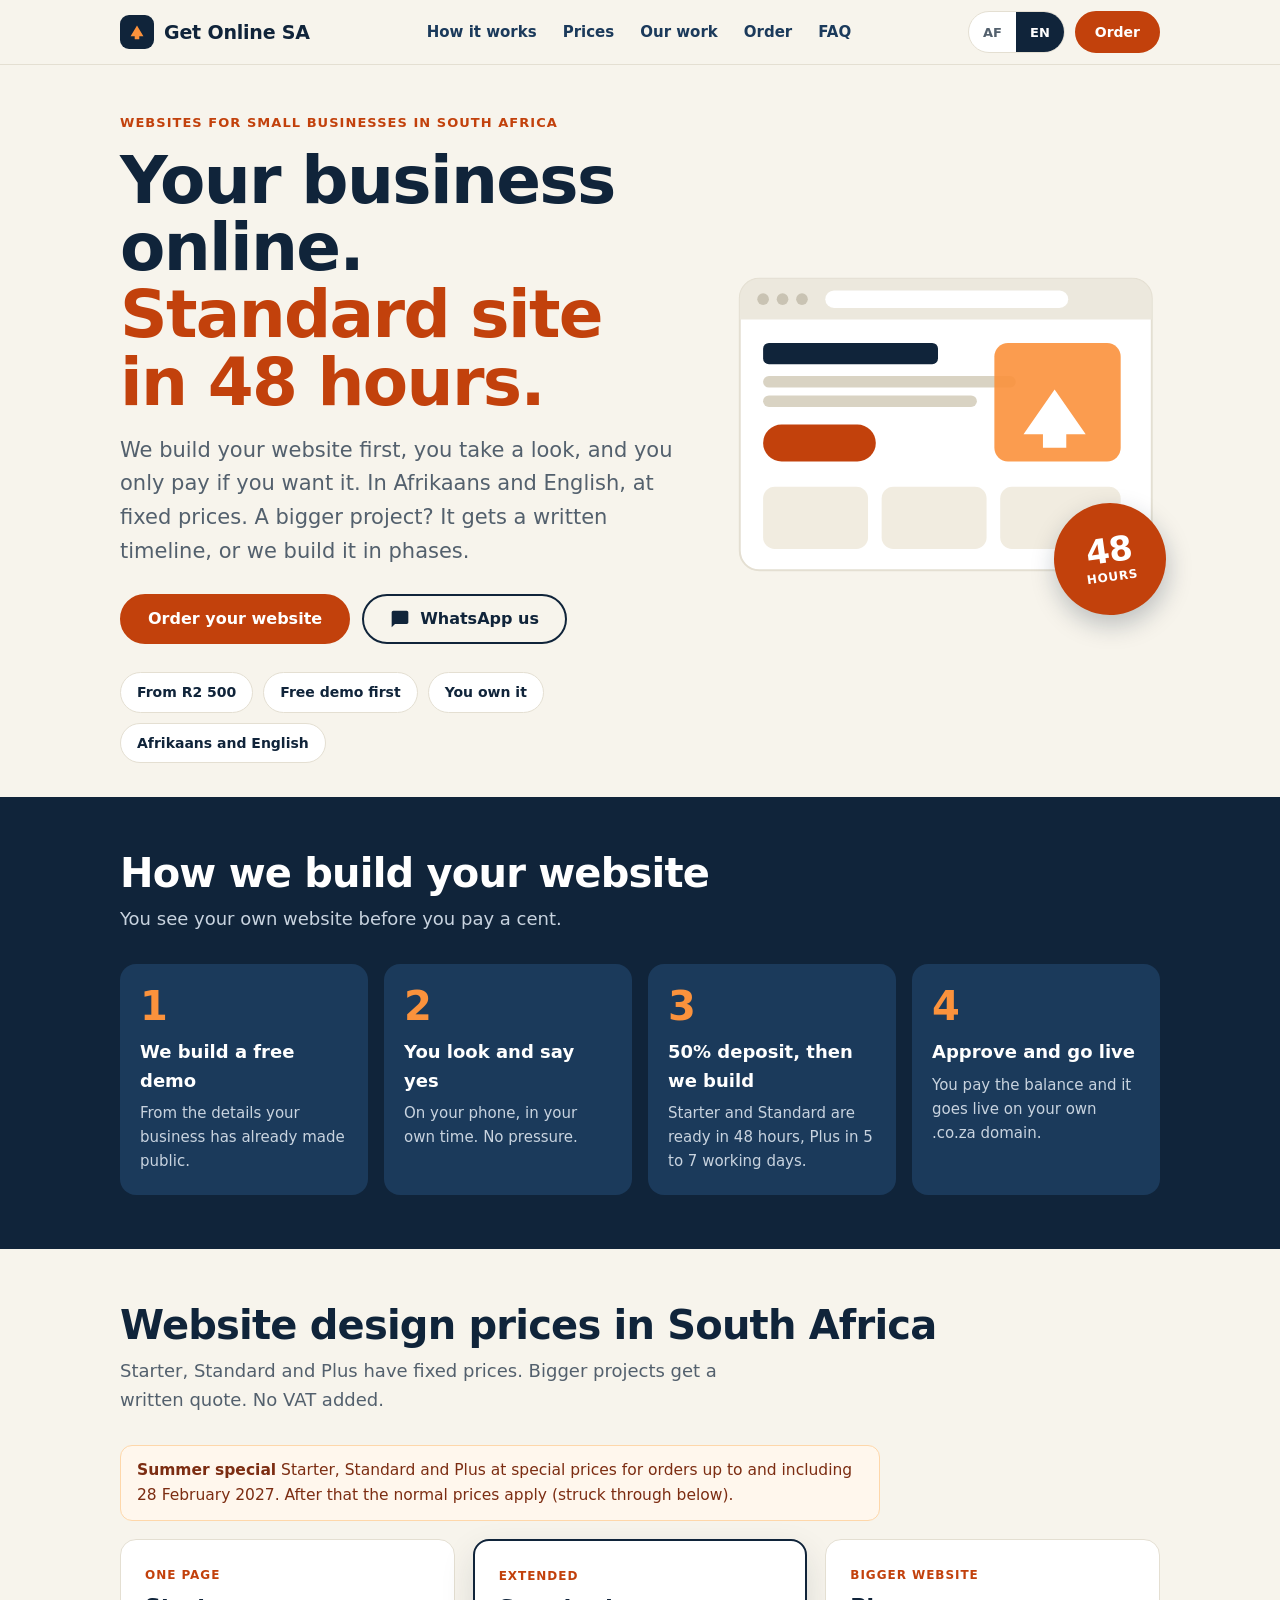
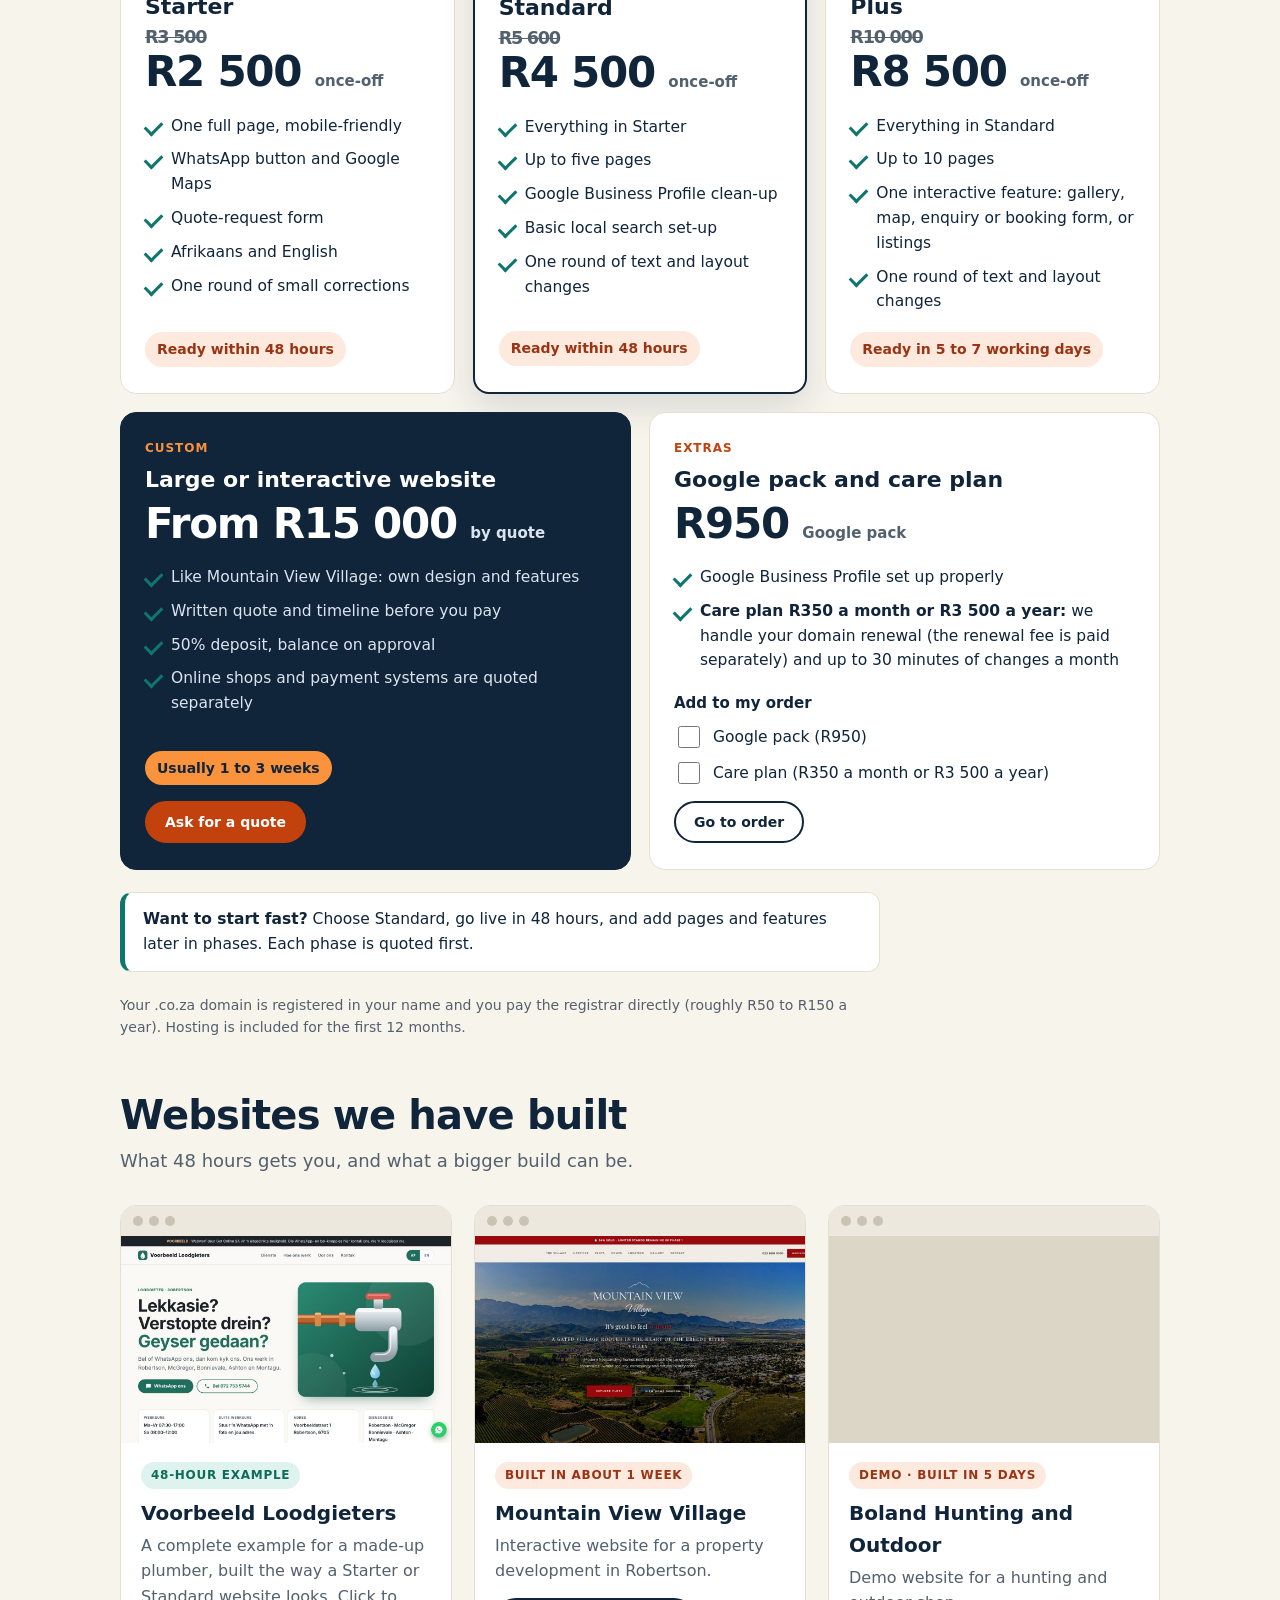
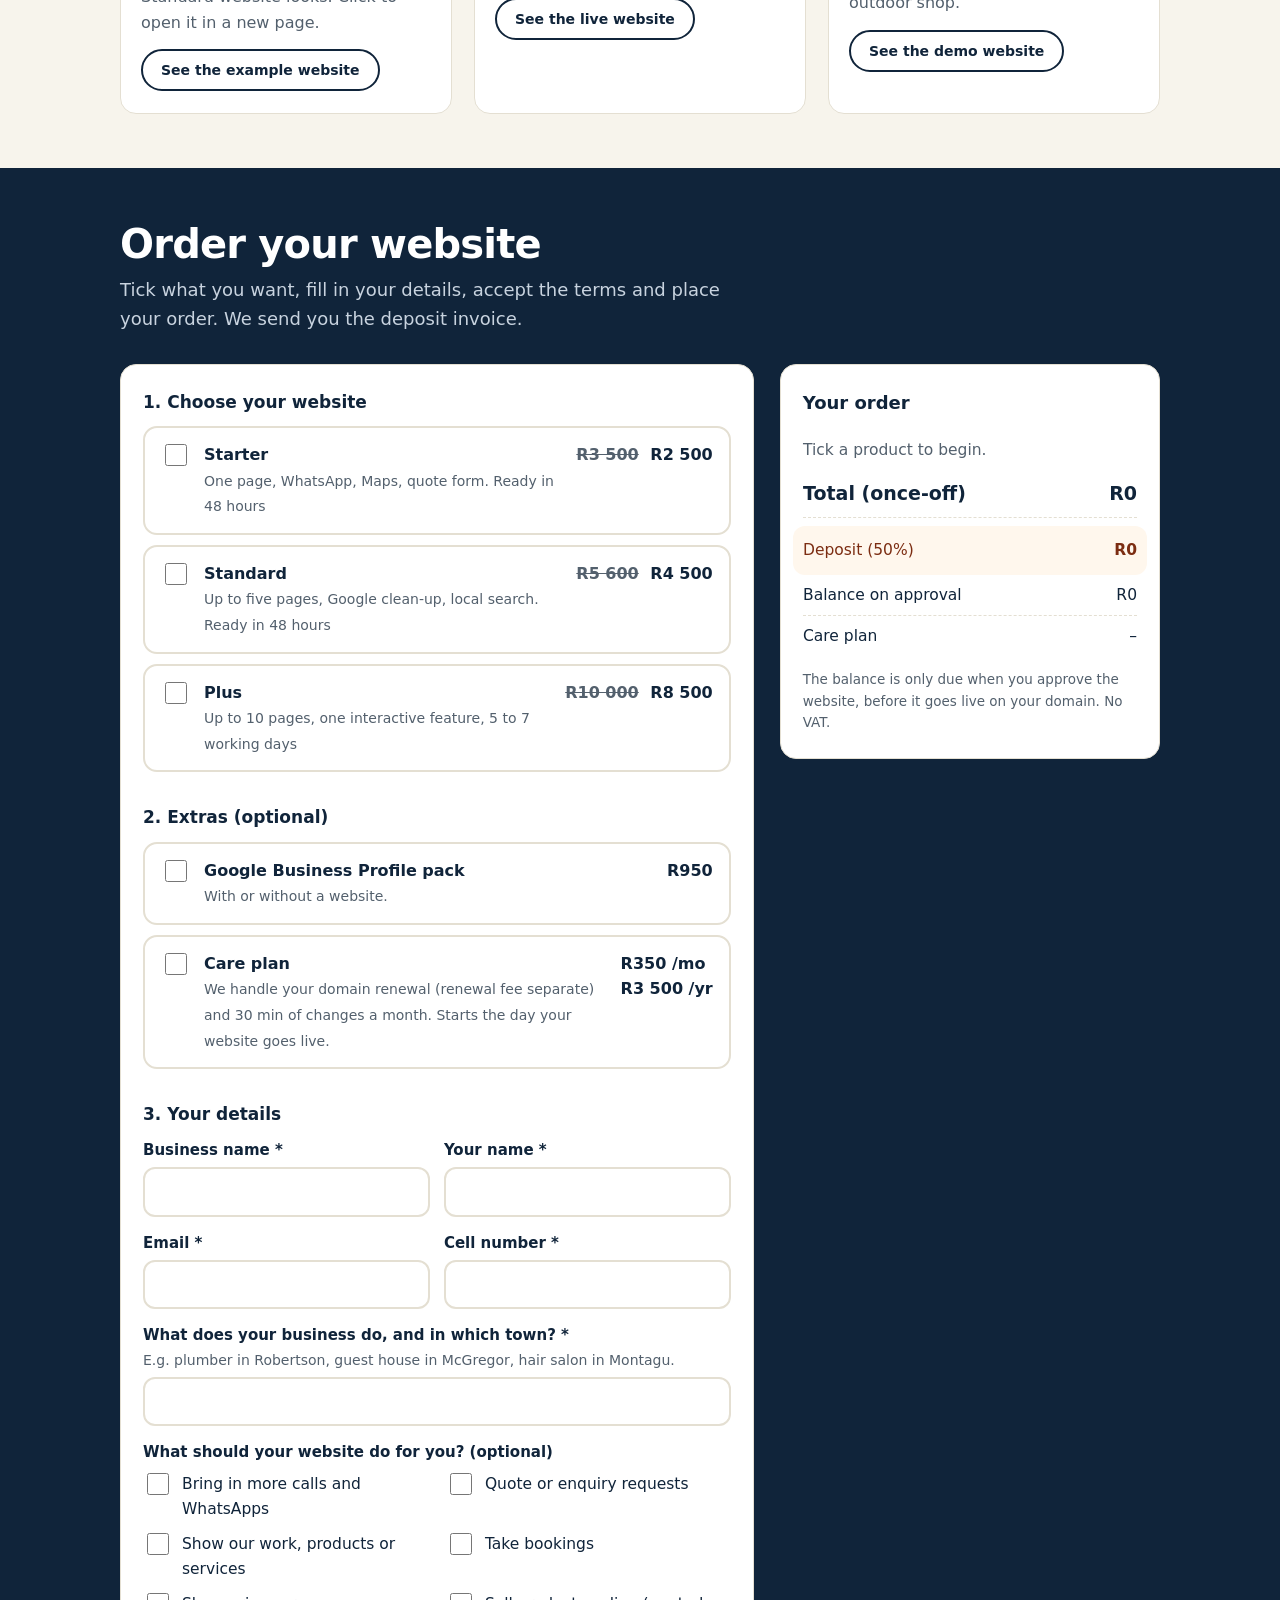
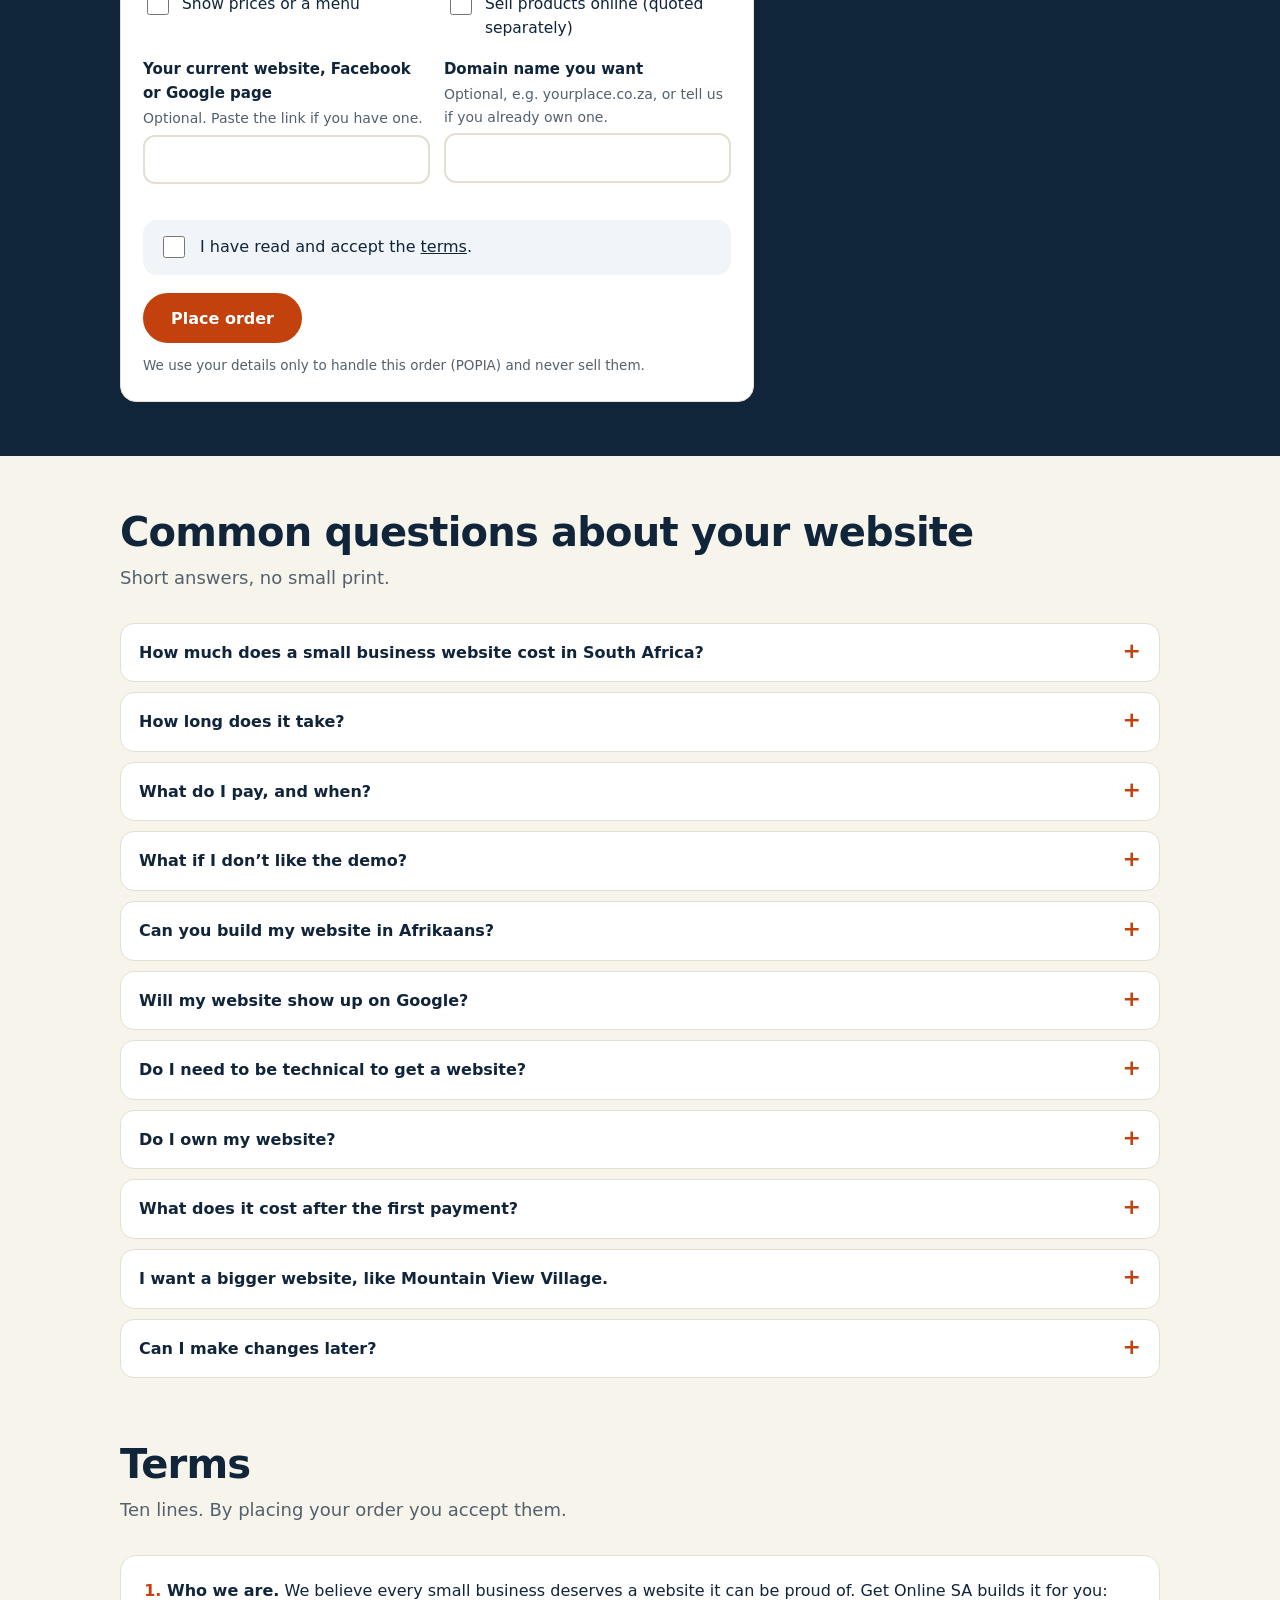
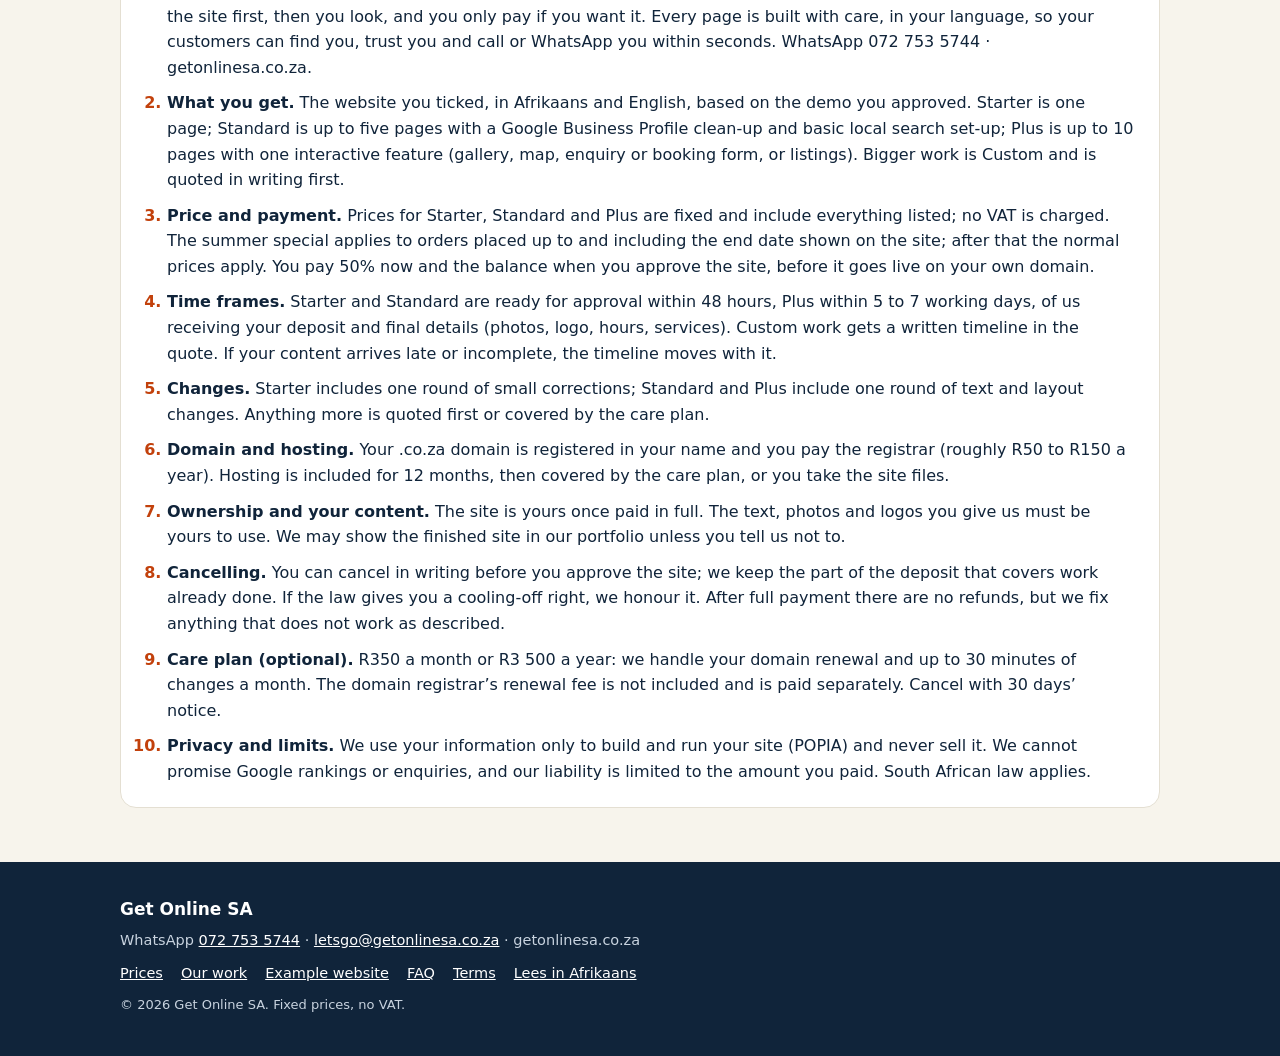
<file: index.html>
<!doctype html>
<html lang="en" data-lang="en" data-special="on">
<head>
<meta charset="utf-8">
<meta name="viewport" content="width=device-width, initial-scale=1">
<title>Small Business Website Design in South Africa | Get Online SA</title>
<meta name="description" content="Get Online SA builds websites for small businesses in South Africa. Free demo first, pay only if you want it. Fixed prices, standard sites in 48 hours.">
<meta name="robots" content="index,follow,max-image-preview:large,max-snippet:-1">
<link rel="canonical" href="https://getonlinesa.co.za/">
<link rel="alternate" hreflang="en" href="https://getonlinesa.co.za/">
<link rel="alternate" hreflang="af" href="https://getonlinesa.co.za/af/">
<link rel="alternate" hreflang="x-default" href="https://getonlinesa.co.za/">
<meta name="theme-color" content="#10243a">
<link rel="icon" href="/favicon.svg" type="image/svg+xml">
<link rel="icon" href="/favicon.ico" sizes="48x48">
<link rel="apple-touch-icon" href="/apple-touch-icon.png">
<meta property="og:type" content="website">
<meta property="og:site_name" content="Get Online SA">
<meta property="og:title" content="Small Business Website Design in South Africa | Get Online SA">
<meta property="og:description" content="We build your website first, you look, and you only pay if you want it. Fixed prices, standard websites in 48 hours.">
<meta property="og:url" content="https://getonlinesa.co.za/">
<meta property="og:locale" content="en_ZA">
<meta property="og:locale:alternate" content="af_ZA">
<meta property="og:image" content="https://getonlinesa.co.za/assets/og-en.jpg">
<meta property="og:image:width" content="1200">
<meta property="og:image:height" content="630">
<meta property="og:image:alt" content="Get Online SA: websites for small businesses in South Africa. Free demo first, standard website in 48 hours.">
<meta name="twitter:card" content="summary_large_image">
<meta name="twitter:title" content="Small Business Website Design in South Africa | Get Online SA">
<meta name="twitter:description" content="We build your website first, you look, and you only pay if you want it. Fixed prices, standard websites in 48 hours.">
<meta name="twitter:image" content="https://getonlinesa.co.za/assets/og-en.jpg">
<script type="application/ld+json">{"@context":"https://schema.org","@graph":[{"@type":"ProfessionalService","@id":"https://getonlinesa.co.za/#business","name":"Get Online SA","url":"https://getonlinesa.co.za/","logo":"https://getonlinesa.co.za/assets/logo-512.png","image":"https://getonlinesa.co.za/assets/og-en.jpg","description":"Website design for small businesses in South Africa. We build the website first, you look, and you only pay if you want it. Afrikaans and English, fixed prices, standard websites in 48 hours.","telephone":"+27727535744","email":"letsgo@getonlinesa.co.za","areaServed":{"@type":"Country","name":"South Africa"},"address":{"@type":"PostalAddress","addressLocality":"Robertson","addressRegion":"Western Cape","addressCountry":"ZA"},"knowsLanguage":["af","en"],"serviceType":"Website design","priceRange":"R2 500 - R15 000+","hasOfferCatalog":{"@type":"OfferCatalog","name":"Website design","itemListElement":[{"@type":"Offer","name":"Starter website (one page)","price":"2500","priceCurrency":"ZAR","availability":"https://schema.org/InStock","url":"https://getonlinesa.co.za/#prices","priceSpecification":{"@type":"PriceSpecification","price":"2500","priceCurrency":"ZAR","valueAddedTaxIncluded":false},"priceValidUntil":"2027-02-28"},{"@type":"Offer","name":"Standard website (up to five pages)","price":"4500","priceCurrency":"ZAR","availability":"https://schema.org/InStock","url":"https://getonlinesa.co.za/#prices","priceSpecification":{"@type":"PriceSpecification","price":"4500","priceCurrency":"ZAR","valueAddedTaxIncluded":false},"priceValidUntil":"2027-02-28"},{"@type":"Offer","name":"Plus website (up to 10 pages with one interactive feature)","price":"8500","priceCurrency":"ZAR","availability":"https://schema.org/InStock","url":"https://getonlinesa.co.za/#prices","priceSpecification":{"@type":"PriceSpecification","price":"8500","priceCurrency":"ZAR","valueAddedTaxIncluded":false},"priceValidUntil":"2027-02-28"}]}},{"@type":"WebSite","@id":"https://getonlinesa.co.za/#website","url":"https://getonlinesa.co.za/","name":"Get Online SA","inLanguage":["en","af"],"publisher":{"@id":"https://getonlinesa.co.za/#business"}},{"@type":"WebPage","@id":"https://getonlinesa.co.za/#webpage","url":"https://getonlinesa.co.za/","name":"Small Business Website Design in South Africa | Get Online SA","description":"Get Online SA builds websites for small businesses in South Africa. Free demo first, pay only if you want it. Fixed prices, standard sites in 48 hours.","inLanguage":"en","isPartOf":{"@id":"https://getonlinesa.co.za/#website"},"about":{"@id":"https://getonlinesa.co.za/#business"},"primaryImageOfPage":{"@type":"ImageObject","url":"https://getonlinesa.co.za/assets/og-en.jpg","width":1200,"height":630}},{"@type":"FAQPage","@id":"https://getonlinesa.co.za/#faq","inLanguage":"en","mainEntity":[{"@type":"Question","name":"How much does a small business website cost in South Africa?","acceptedAnswer":{"@type":"Answer","text":"Starter (one page) is R2 500, Standard (up to five pages) is R4 500 and Plus (up to 10 pages with one interactive feature) is R8 500, once-off, with no VAT added. Bigger or interactive websites are Custom, from R15 000 by written quote. Extras: Google Business Profile pack R950, care plan R350 a month or R3 500 a year. These are summer-special prices for orders up to and including 28 February 2027; the normal prices are R3 500, R5 600 and R10 000."}},{"@type":"Question","name":"How long does it take?","acceptedAnswer":{"@type":"Answer","text":"Starter and Standard: within 48 hours of receiving your deposit and final details (photos, logo, opening hours, services). Plus: 5 to 7 working days. Custom: usually 1 to 3 weeks, with the timeline in writing in the quote."}},{"@type":"Question","name":"What do I pay, and when?","acceptedAnswer":{"@type":"Answer","text":"The demo is free. If you say yes, you pay a 50% deposit and we build your website. You pay the balance when you approve the finished website, before it goes live on your own domain."}},{"@type":"Question","name":"What if I don’t like the demo?","acceptedAnswer":{"@type":"Answer","text":"Then you simply say no and pay nothing. The demo is free."}},{"@type":"Question","name":"Can you build my website in Afrikaans?","acceptedAnswer":{"@type":"Answer","text":"Yes. Every Get Online SA website comes in Afrikaans and English, so your customers can read it in the language they prefer."}},{"@type":"Question","name":"Will my website show up on Google?","acceptedAnswer":{"@type":"Answer","text":"We build every website so Google can read it: mobile-friendly, with clear page titles and descriptions. Standard includes a Google Business Profile clean-up and basic local search set-up. Nobody can promise a Google ranking and we do not, but a well-built website with a good Google Business Profile is how small businesses get found."}},{"@type":"Question","name":"Do I need to be technical to get a website?","acceptedAnswer":{"@type":"Answer","text":"No. You send us photos, your logo, opening hours and services (or we use what your business has already made public), and we do the rest, including setting up the domain and hosting."}},{"@type":"Question","name":"Do I own my website?","acceptedAnswer":{"@type":"Answer","text":"Yes, once you have paid in full. Your domain is registered in your own name."}},{"@type":"Question","name":"What does it cost after the first payment?","acceptedAnswer":{"@type":"Answer","text":"Only the domain (roughly R50 to R150 a year, paid to the registrar). Hosting is included for 12 months. After that the care plan covers it, or you take the files."}},{"@type":"Question","name":"I want a bigger website, like Mountain View Village.","acceptedAnswer":{"@type":"Answer","text":"Tell us what you need. Plus (R8 500) covers up to 10 pages with one interactive feature. Bigger than that is Custom, from R15 000 by quote, with a written timeline before you pay. You can also start with Standard, go live in 48 hours, and expand later in phases."}},{"@type":"Question","name":"Can I make changes later?","acceptedAnswer":{"@type":"Answer","text":"One round is included. After that you can take the care plan (30 minutes of changes a month) or we quote first."}}]}]}</script>
<style>
:root{
  --ink:#10243a;--ink-2:#1b3a5b;--muted:#53606d;--paper:#f7f4ec;--card:#ffffff;--line:#e4dfd2;
  --accent:#c2410c;--accent-ink:#ffffff;--glow:#fb923c;--teal:#0f766e;--bad:#b42318;--radius:16px;
  color-scheme:light;
}
*{box-sizing:border-box}
html{scroll-behavior:smooth;-webkit-text-size-adjust:100%}
body{margin:0;padding-bottom:76px;font:16px/1.6 system-ui,-apple-system,"Segoe UI",Roboto,Arial,sans-serif;color:var(--ink);background:var(--paper)}
html[data-lang="af"] .en,html[data-lang="en"] .af{display:none!important}
a{color:inherit}
img{max-width:100%}
.skip{position:absolute;left:-999px;top:8px;background:#fff;color:var(--ink);padding:10px 14px;border-radius:8px;z-index:100}
.skip:focus{left:8px}
:focus-visible{outline:3px solid var(--glow);outline-offset:2px}
.wrap{max-width:1080px;margin:0 auto;padding:0 20px}

/* header */
header.top{position:sticky;top:0;z-index:50;background:rgba(247,244,236,.94);backdrop-filter:blur(8px);border-bottom:1px solid var(--line)}
.bar{display:flex;align-items:center;justify-content:space-between;gap:12px;min-height:64px}
.brand{display:flex;align-items:center;gap:10px;font-weight:800;font-size:19px;letter-spacing:-.01em;text-decoration:none;white-space:nowrap}
@media(max-width:420px){.brand{font-size:16px;gap:8px}.logo{width:30px;height:30px}}
.logo{width:34px;height:34px;border-radius:9px;background:var(--ink);display:grid;place-items:center;flex:none}
.logo svg{width:22px;height:22px}
nav.links{display:none;gap:22px;font-weight:600;font-size:15px}
nav.links a{text-decoration:none;color:var(--ink-2);padding:8px 2px}
nav.links a:hover{color:var(--accent)}
@media(min-width:880px){nav.links{display:flex}}
.right{display:flex;align-items:center;gap:10px}
.lang{display:flex;border:1px solid var(--line);border-radius:999px;overflow:hidden;background:#fff}
.lang a{display:inline-flex;align-items:center;padding:0 14px;min-height:40px;font:700 13px system-ui,sans-serif;color:var(--muted);text-decoration:none}
.lang a[aria-current="page"]{background:var(--ink);color:#fff}
.langhint{background:#fff7ed;border-bottom:1px solid #fed7aa;color:#7c2d12;padding:8px 14px;text-align:center;font-size:14.5px}
.langhint[hidden]{display:none}
.langhint a{font-weight:700}
.langhint button{margin-left:12px;border:0;background:transparent;font-size:20px;line-height:1;cursor:pointer;color:inherit}
.flinks{margin-top:10px;display:flex;flex-wrap:wrap;gap:6px 18px}

/* buttons */
.btn{display:inline-flex;align-items:center;justify-content:center;gap:10px;min-height:50px;padding:0 26px;border-radius:999px;font-weight:700;font-size:16px;text-decoration:none;border:2px solid var(--accent);cursor:pointer;font-family:inherit}
.btn.primary{background:var(--accent);color:var(--accent-ink)}
.btn.primary:hover{background:#9a3412;border-color:#9a3412}
.btn.ghost{background:transparent;color:var(--ink);border-color:var(--ink)}
.btn.ghost:hover{background:var(--ink);color:#fff}
.btn.small{min-height:42px;padding:0 18px;font-size:14px}
.btn svg{width:20px;height:20px;fill:currentColor;flex:none}
.btn[disabled]{opacity:.55;cursor:not-allowed}

/* hero */
.hero{padding:44px 0 34px}
.hero .grid{display:grid;gap:34px;align-items:center}
@media(min-width:900px){.hero .grid{grid-template-columns:1.15fr .85fr}}
.eyebrow{display:inline-block;font-size:13px;font-weight:800;letter-spacing:.08em;text-transform:uppercase;color:var(--accent)}
h1{font-size:clamp(38px,8.4vw,66px);line-height:1.02;margin:12px 0 18px;letter-spacing:-.025em;font-weight:850}
h1 em{font-style:normal;color:var(--accent)}
.lead{font-size:clamp(18px,2.4vw,21px);color:var(--muted);max-width:620px;margin:0 0 26px}
.cta{display:flex;flex-wrap:wrap;gap:12px}
.chips{display:flex;flex-wrap:wrap;gap:10px;margin:28px 0 0;padding:0;list-style:none}
.chips li{background:#fff;border:1px solid var(--line);border-radius:999px;padding:8px 16px;font-weight:650;font-size:14px}
.art{position:relative;max-width:440px;margin:0 auto;width:100%}
.art svg{width:100%;height:auto;display:block}
.badge{position:absolute;right:-6px;bottom:-14px;width:112px;height:112px;border-radius:50%;background:var(--accent);color:#fff;display:grid;place-items:center;text-align:center;font-weight:850;line-height:1.05;transform:rotate(-8deg);box-shadow:0 10px 24px rgba(16,36,58,.25)}
.badge b{display:block;font-size:34px;letter-spacing:-.02em}
.badge span{font-size:12px;letter-spacing:.06em;text-transform:uppercase;font-weight:700}

/* sections */
section.block{padding:54px 0}
section.dark{background:var(--ink);color:#fff}
section.dark .sub{color:#c8d3df}
h2{font-size:clamp(28px,5vw,40px);line-height:1.1;margin:0 0 10px;letter-spacing:-.02em;font-weight:820}
.sub{color:var(--muted);font-size:18px;max-width:640px;margin:0 0 30px}
.steps{display:grid;gap:16px;margin:0;padding:0;list-style:none}
@media(min-width:760px){.steps{grid-template-columns:repeat(4,1fr)}}
.step{background:var(--ink-2);border-radius:var(--radius);padding:22px 20px}
.step .n{font-size:40px;font-weight:850;color:var(--glow);line-height:1;letter-spacing:-.03em}
.step h3{margin:12px 0 6px;font-size:18px}
.step p{margin:0;color:#c8d3df;font-size:15px}

/* prices */
.plans{display:grid;gap:18px}
@media(min-width:860px){.plans{grid-template-columns:1fr 1fr 1fr}.plans.row2{grid-template-columns:1fr 1fr}}
.plans.row2{margin-top:18px}
.plan{background:var(--card);border:1px solid var(--line);border-radius:var(--radius);padding:26px 24px;display:flex;flex-direction:column}
.plan.feature{border:2px solid var(--ink);box-shadow:0 14px 34px rgba(16,36,58,.12)}
.plan .tagline{font-size:12px;font-weight:800;letter-spacing:.08em;text-transform:uppercase;color:var(--accent);min-height:16px}
.plan h3{margin:4px 0 4px;font-size:22px}
.price{font-size:42px;font-weight:850;letter-spacing:-.03em;line-height:1.1}
.price small{font-size:15px;font-weight:600;color:var(--muted);letter-spacing:0}
.plan ul{margin:18px 0 0;padding:0;list-style:none;display:grid;gap:9px}
.plan li{position:relative;padding-left:26px;font-size:15.5px}
.plan li::before{content:"";position:absolute;left:0;top:7px;width:14px;height:8px;border-left:3px solid var(--teal);border-bottom:3px solid var(--teal);transform:rotate(-45deg)}
.fine{font-size:14px;color:var(--muted);margin:22px 0 0;max-width:760px}
.promo{background:#fff7ed;border:1px solid #fed7aa;color:#7c2d12;border-radius:12px;padding:12px 16px;margin:0 0 18px;max-width:760px;font-size:15.5px}
html[data-special="off"] .only-special{display:none}
.was{color:var(--muted);font-weight:600;text-decoration:line-through;white-space:nowrap}
.price .was{display:block;font-size:.42em;margin:0 0 2px}
.opt .p .was{margin-right:6px;font-weight:600}
.was[hidden]{display:none}
.plan .when{margin-top:auto;padding-top:18px;font-size:14px;font-weight:800;color:var(--ink)}
.plan .when span.pill{display:inline-block;background:#fde9dd;color:#9a3412;border-radius:999px;padding:6px 12px}
.plan.quote{background:#10243a;color:#fff;border-color:#10243a}
.plan.quote .tagline{color:#fb923c}
.plan.quote .price small,.plan.quote li{color:#dbe4ee}
.plan.quote .when span.pill{background:#fb923c;color:#10243a}
.plan .btn{margin-top:16px;align-self:flex-start}
.phase{margin:22px 0 0;max-width:760px;background:#fff;border:1px solid var(--line);border-left:5px solid var(--teal);border-radius:12px;padding:14px 18px;font-size:15.5px}

/* work */
.work{display:grid;gap:22px}
@media(min-width:900px){.work{grid-template-columns:repeat(3,1fr)}}
.site{background:var(--card);border:1px solid var(--line);border-radius:var(--radius);overflow:hidden}
.chrome{height:30px;background:#ece8dd;display:flex;align-items:center;gap:6px;padding:0 12px}
.chrome i{width:10px;height:10px;border-radius:50%;background:#c9c3b3;display:block}
.strip{display:flex;overflow-x:auto;scroll-snap-type:x mandatory;background:#dcd6c6}
.strip>*{flex:0 0 100%;scroll-snap-align:center}
.strip img{display:block;width:100%;height:auto;aspect-ratio:16/10;object-fit:cover;object-position:top}
.ph{aspect-ratio:16/10;display:grid;place-items:center;text-align:center;padding:20px;color:var(--muted);font-weight:700;background:repeating-linear-gradient(135deg,#e6e1d3,#e6e1d3 14px,#ece8dc 14px,#ece8dc 28px)}
.site .info{padding:18px 20px 22px}
.site h3{margin:0 0 4px;font-size:20px}
.site .tag{display:inline-block;font-size:12px;font-weight:800;letter-spacing:.06em;text-transform:uppercase;border-radius:999px;padding:4px 10px;margin-bottom:8px;background:#fde9dd;color:#9a3412}
.site .tag.fast{background:#dff3ee;color:#0f6b5a}
.site p{margin:0 0 14px;color:var(--muted)}
.site .acts{display:flex;flex-wrap:wrap;gap:10px}
.shot.link .strip img{cursor:pointer}

/* order */
.order{display:grid;gap:26px}
@media(min-width:960px){.order{grid-template-columns:1.25fr .75fr;align-items:start}}
form.panel,.summary{background:var(--card);border:1px solid var(--line);border-radius:var(--radius);padding:24px 22px}
fieldset{border:0;margin:0 0 22px;padding:0}
legend{font-weight:800;font-size:17px;margin-bottom:10px;padding:0}
.opt{display:flex;gap:14px;align-items:flex-start;border:2px solid var(--line);border-radius:14px;padding:14px 16px;margin-bottom:10px;cursor:pointer;background:#fff}
.opt:has(input:checked){border-color:var(--ink);background:#f1f5f9}
.opt:has(input:disabled){opacity:.5;cursor:not-allowed}
.opt input{width:22px;height:22px;margin-top:2px;accent-color:var(--accent);flex:none}
.opt .t{font-weight:750}
.opt .d{font-size:14px;color:var(--muted)}
.opt .p{margin-left:auto;font-weight:800;white-space:nowrap}
.field{margin-bottom:14px}
.field label{display:block;font-weight:650;font-size:15px;margin-bottom:5px}
.field input,.field textarea{width:100%;min-height:48px;border:2px solid var(--line);border-radius:12px;padding:10px 14px;font:inherit;background:#fff;color:var(--ink)}
.field textarea{min-height:92px;resize:vertical}
.field .hint{display:block;font-weight:400;font-size:14px;color:var(--muted);margin-top:2px}
.lbl{display:block;font-weight:650;font-size:15px;margin-bottom:8px}
.goalbox{margin:2px 0 16px}
.goals{display:grid;gap:10px 18px}
@media(min-width:640px){.goals{grid-template-columns:1fr 1fr}}
.field input[aria-invalid="true"],.field textarea[aria-invalid="true"]{border-color:var(--bad)}
.two{display:grid;gap:14px}
@media(min-width:640px){.two{grid-template-columns:1fr 1fr}}
.hp{position:absolute;left:-9999px;width:1px;height:1px;overflow:hidden}
.terms-ok{display:flex;gap:12px;align-items:flex-start;background:#f1f5f9;border-radius:14px;padding:14px 16px;margin:6px 0 18px}
.terms-ok input{width:22px;height:22px;accent-color:var(--accent);margin-top:2px;flex:none}
.err{display:none;background:#fef3f2;border:1px solid #fecdca;color:var(--bad);border-radius:12px;padding:12px 14px;margin:0 0 16px;font-weight:600}
.err.on{display:block}
.summary{position:sticky;top:84px}
.summary h3{margin:0 0 12px;font-size:18px}
.row{display:flex;justify-content:space-between;gap:12px;padding:8px 0;border-bottom:1px dashed var(--line);font-size:15.5px}
.row:last-of-type{border-bottom:0}
.row.big{font-weight:850;font-size:19px}
.row.due{background:#fff7ed;margin:8px -10px 0;padding:12px 10px;border-radius:12px;border:0;color:#7c2d12}
.note{font-size:13.5px;color:var(--muted);margin:12px 0 0}
.note[hidden]{display:none}
.termsel{display:flex;flex-wrap:wrap;gap:10px 22px;margin:-2px 0 10px 16px}
.termsel[hidden]{display:none}
.termsel label{display:flex;gap:8px;align-items:center;font-weight:650;cursor:pointer}
.termsel input{width:20px;height:20px;accent-color:var(--accent)}
.addbox{margin-top:auto;padding-top:18px;display:grid;gap:10px}
.addbox strong{font-size:15px}
.tick{display:flex;gap:10px;align-items:flex-start;font-size:15.5px;cursor:pointer}
.tick input{width:22px;height:22px;accent-color:var(--accent);flex:none;margin-top:1px}
.addbox .btn{justify-self:start;margin-top:4px}
.sent{display:none;background:#ecfdf5;border:1px solid #a7f3d0;border-radius:var(--radius);padding:22px;margin-top:20px}
.sent.on{display:block}
.sent h3{margin:0 0 8px}
.sent .cta{margin-top:14px}

/* faq + terms */
details.q{background:var(--card);border:1px solid var(--line);border-radius:14px;margin-bottom:10px}
details.q summary{cursor:pointer;font-weight:750;padding:16px 18px;list-style:none;display:flex;justify-content:space-between;gap:12px}
details.q summary::-webkit-details-marker{display:none}
details.q summary::after{content:"+";font-weight:800;color:var(--accent);font-size:22px;line-height:1}
details.q[open] summary::after{content:"\2212"}
details.q p{margin:0;padding:0 18px 16px;color:var(--muted)}
.terms{background:var(--card);border:1px solid var(--line);border-radius:var(--radius);padding:22px 24px}
.terms ol{margin:0;padding-left:22px;display:grid;gap:10px}
.terms li::marker{font-weight:800;color:var(--accent)}

/* footer + mobile bar */
footer{background:var(--ink);color:#c8d3df;padding:34px 0 40px;font-size:14.5px}
footer a{color:#fff}
footer .name{color:#fff;font-weight:800;font-size:17px;margin-bottom:6px}
.mbar{position:fixed;left:0;right:0;bottom:0;display:flex;gap:10px;padding:10px 14px;background:rgba(255,255,255,.97);border-top:1px solid var(--line);z-index:60}
.mbar .btn{flex:1;padding:0 10px;min-height:48px}
@media(min-width:880px){.mbar{display:none}body{padding-bottom:0}}
@media(prefers-reduced-motion:reduce){html{scroll-behavior:auto}}
</style>
</head>
<body>
<a class="skip" href="#main">Skip to content</a>
<div class="langhint" id="langHint" hidden><a href="/af/" hreflang="af" lang="af">Hierdie blad is ook in Afrikaans. Lees in Afrikaans →</a><button type="button" aria-label="Close">×</button></div>

<header class="top">
  <div class="wrap bar">
    <a class="brand" href="#top" aria-label="Get Online SA">
      <span class="logo" aria-hidden="true"><svg viewBox="0 0 24 24"><path d="M5 16.5L12 5l7 11.5h-4.5V20h-5v-3.5z" fill="#fb923c"/></svg></span>
      Get Online SA
    </a>
    <nav class="links" aria-label="Main menu">
      <a href="#how">How it works</a>
      <a href="#prices">Prices</a>
      <a href="#work">Our work</a>
      <a href="#order">Order</a>
      <a href="#faq">FAQ</a>
    </nav>
    <div class="right">
      <nav class="lang" aria-label="Language"><a href="/af/" hreflang="af" lang="af">AF</a><a href="/" hreflang="en" lang="en" aria-current="page">EN</a></nav>
      <a class="btn primary small" href="#order">Order</a>
    </div>
  </div>
</header>

<main id="main">
<!-- HERO -->
<section class="hero" id="top">
  <div class="wrap grid">
    <div>
      <span class="eyebrow">Websites for small businesses in South Africa</span>
      <h1>Your business online. <em>Standard site in&nbsp;48&nbsp;hours.</em></h1>
      <p class="lead">We build your website first, you take a look, and you only pay if you want it. In Afrikaans and English, at fixed prices. A bigger project? It gets a written timeline, or we build it in phases.</p>
      <div class="cta">
        <a class="btn primary" href="#order">Order your website</a>
        <a class="btn ghost" data-wa href="#"><svg viewBox="0 0 24 24" aria-hidden="true"><path d="M20 2H4c-1.1 0-2 .9-2 2v18l4-4h14c1.1 0 2-.9 2-2V4c0-1.1-.9-2-2-2z"/></svg>WhatsApp us</a>
      </div>
      <ul class="chips">
        <li>From <span data-price="starter">R2 500</span></li>
        <li>Free demo first</li>
        <li>You own it</li>
        <li>Afrikaans and English</li>
      </ul>
    </div>
    <div class="art" aria-hidden="true">
      <svg viewBox="0 0 440 340" fill="none">
        <rect x="8" y="8" width="424" height="300" rx="20" fill="#fff" stroke="#e4dfd2" stroke-width="2"/>
        <path d="M8 28a20 20 0 0 1 20-20h384a20 20 0 0 1 20 20v22H8z" fill="#ece8dd"/>
        <circle cx="32" cy="29" r="6" fill="#c9c3b3"/><circle cx="52" cy="29" r="6" fill="#c9c3b3"/><circle cx="72" cy="29" r="6" fill="#c9c3b3"/>
        <rect x="96" y="20" width="250" height="18" rx="9" fill="#fff"/>
        <rect x="32" y="74" width="180" height="22" rx="6" fill="#10243a"/>
        <rect x="32" y="108" width="260" height="12" rx="6" fill="#d9d3c3"/>
        <rect x="32" y="128" width="220" height="12" rx="6" fill="#d9d3c3"/>
        <rect x="32" y="158" width="116" height="38" rx="19" fill="#c2410c"/>
        <rect x="32" y="222" width="108" height="64" rx="12" fill="#f1ece0"/>
        <rect x="154" y="222" width="108" height="64" rx="12" fill="#f1ece0"/>
        <rect x="276" y="222" width="124" height="64" rx="12" fill="#f1ece0"/>
        <rect x="270" y="74" width="130" height="122" rx="14" fill="#fb923c" opacity=".9"/>
        <path d="M300 168l32-46 32 46h-20v14h-24v-14z" fill="#fff"/>
      </svg>
      <div class="badge"><div><b>48</b><span>hours</span></div></div>
    </div>
  </div>
</section>

<!-- HOW -->
<section class="block dark" id="how">
  <div class="wrap">
    <h2>How we build your website</h2>
    <p class="sub">You see your own website before you pay a cent.</p>
    <ol class="steps">
      <li class="step"><div class="n">1</div><h3>We build a free demo</h3><p>From the details your business has already made public.</p></li>
      <li class="step"><div class="n">2</div><h3>You look and say yes</h3><p>On your phone, in your own time. No pressure.</p></li>
      <li class="step"><div class="n">3</div><h3>50% deposit, then we build</h3><p>Starter and Standard are ready in 48 hours, Plus in 5 to 7 working days.</p></li>
      <li class="step"><div class="n">4</div><h3>Approve and go live</h3><p>You pay the balance and it goes live on your own .co.za domain.</p></li>
    </ol>
  </div>
</section>

<!-- PRICES -->
<section class="block" id="prices">
  <div class="wrap">
    <h2>Website design prices in South Africa</h2>
    <p class="sub">Starter, Standard and Plus have fixed prices. Bigger projects get a written quote. No VAT added.</p>
    <p class="promo only-special"><strong>Summer special</strong> Starter, Standard and Plus at special prices for orders up to and including <span data-ends>28 February 2027</span>. After that the normal prices apply (struck through below).</p>
    <div class="plans">
      <article class="plan">
        <div class="tagline">One page</div>
        <h3>Starter</h3>
        <div class="price"><s class="was" data-was="starter">R3 500</s><span data-price="starter">R2 500</span> <small>once-off</small></div>
        <ul>
          <li>One full page, mobile-friendly</li>
          <li>WhatsApp button and Google Maps</li>
          <li>Quote-request form</li>
          <li>Afrikaans and English</li>
          <li>One round of small corrections</li>
          </ul>
        <div class="when"><span class="pill">Ready within 48 hours</span></div>
      </article>
      <article class="plan feature">
        <div class="tagline">Extended</div>
        <h3>Standard</h3>
        <div class="price"><s class="was" data-was="standard">R5 600</s><span data-price="standard">R4 500</span> <small>once-off</small></div>
        <ul>
          <li>Everything in Starter</li>
          <li>Up to five pages</li>
          <li>Google Business Profile clean-up</li>
          <li>Basic local search set-up</li>
          <li>One round of text and layout changes</li>
        </ul>
        <div class="when"><span class="pill">Ready within 48 hours</span></div>
      </article>
      <article class="plan">
        <div class="tagline">Bigger website</div>
        <h3>Plus</h3>
        <div class="price"><s class="was" data-was="plus">R10 000</s><span data-price="plus">R8 500</span> <small>once-off</small></div>
        <ul>
          <li>Everything in Standard</li>
          <li>Up to 10 pages</li>
          <li>One interactive feature: gallery, map, enquiry or booking form, or listings</li>
          <li>One round of text and layout changes</li>
        </ul>
        <div class="when"><span class="pill">Ready in 5 to 7 working days</span></div>
      </article>
    </div>
    <div class="plans row2">
      <article class="plan quote">
        <div class="tagline">Custom</div>
        <h3>Large or interactive website</h3>
        <div class="price">From R15&nbsp;000 <small>by quote</small></div>
        <ul>
          <li>Like Mountain View Village: own design and features</li>
          <li>Written quote and timeline before you pay</li>
          <li>50% deposit, balance on approval</li>
          <li>Online shops and payment systems are quoted separately</li>
        </ul>
        <div class="when"><span class="pill">Usually 1 to 3 weeks</span></div>
        <a class="btn primary small" data-wa-quote href="#">Ask for a quote</a>
      </article>
      <article class="plan">
        <div class="tagline">Extras</div>
        <h3>Google pack and care plan</h3>
        <div class="price">R950 <small>Google pack</small></div>
        <ul>
          <li>Google Business Profile set up properly</li>
          <li><strong>Care plan R350 a month or R3&nbsp;500 a year:</strong> we handle your domain renewal (the renewal fee is paid separately) and up to 30 minutes of changes a month</li>
        </ul>
        <div class="addbox">
          <strong>Add to my order</strong>
          <label class="tick"><input type="checkbox" data-extra="gbp"><span>Google pack (R950)</span></label>
          <label class="tick"><input type="checkbox" data-extra="care"><span>Care plan (R350 a month or R3&nbsp;500 a year)</span></label>
          <a class="btn ghost small" href="#order">Go to order</a>
        </div>
      </article>
    </div>
    <p class="phase"><strong>Want to start fast?</strong> Choose Standard, go live in 48 hours, and add pages and features later in phases. Each phase is quoted first.</p>
    <p class="fine">Your .co.za domain is registered in your name and you pay the registrar directly (roughly R50 to R150 a year). Hosting is included for the first 12 months.</p>
  </div>
</section>

<!-- WORK -->
<section class="block" id="work" style="padding-top:0">
  <div class="wrap">
    <h2>Websites we have built</h2>
    <p class="sub">What 48 hours gets you, and what a bigger build can be.</p>
    <div class="work" id="workGrid">
      <article class="site">
        <div class="chrome"><i></i><i></i><i></i></div>
        <div class="shot link" data-url="/voorbeeld/"><div class="strip" role="group" tabindex="0" aria-label="Voorbeeld Loodgieters"><img src="/assets/voorbeeld-1.jpg" alt="Tuisblad van die Voorbeeld Loodgieters-voorbeeldwebwerf, ’n uitgedinkte loodgieter in Robertson" loading="lazy" decoding="async" width="1200" height="750"></div></div>
        <div class="info"><span class="tag fast">48-hour example</span><h3>Voorbeeld Loodgieters</h3><p>A complete example for a made-up plumber, built the way a Starter or Standard website looks. Click to open it in a new page.</p><div class="acts"><a class="btn ghost small" href="/voorbeeld/" target="_blank" rel="noopener">See the example website</a></div></div>
      </article>
      <article class="site">
        <div class="chrome"><i></i><i></i><i></i></div>
        <div class="shot link" data-url="https://mountainview-village.co.za"><div class="strip" role="group" tabindex="0" aria-label="Mountain View Village"><img src="/assets/mountain-view-village-1.jpg" alt="Mountain View Village-webwerf se tuisblad met ’n lugfoto van die Breëriviervallei en die Langeberg" loading="lazy" decoding="async" width="1200" height="750"><img src="/assets/mountain-view-village-2.jpg" alt="Mountain View Village-webwerf se interaktiewe dorpskaart wat beskikbare en verkoopte erwe wys" loading="lazy" decoding="async" width="1200" height="750"></div></div>
        <div class="info"><span class="tag">Built in about 1 week</span><h3>Mountain View Village</h3><p>Interactive website for a property development in Robertson.</p><div class="acts"><a class="btn ghost small" href="https://mountainview-village.co.za" target="_blank" rel="noopener">See the live website</a></div></div>
      </article>
      <article class="site">
        <div class="chrome"><i></i><i></i><i></i></div>
        <div class="shot link" data-url="https://wildfrans.github.io/wildmanrob-website/"><div class="strip" role="group" tabindex="0" aria-label="Boland Hunting and Outdoor"><img src="/assets/boland-1.jpg" alt="Boland Hunting and Outdoor-demowebwerf se tuisblad" loading="lazy" decoding="async" width="1200" height="750"><img src="/assets/boland-2.jpg" alt="Boland Hunting and Outdoor-demowebwerf se winkelkategorieë" loading="lazy" decoding="async" width="1200" height="750"><img src="/assets/boland-3.jpg" alt="Boland Hunting and Outdoor-demowebwerf se lys van vuurwapens" loading="lazy" decoding="async" width="1200" height="750"></div></div>
        <div class="info"><span class="tag">Demo · built in 5 days</span><h3>Boland Hunting and Outdoor</h3><p>Demo website for a hunting and outdoor shop.</p><div class="acts"><a class="btn ghost small" href="https://wildfrans.github.io/wildmanrob-website/" target="_blank" rel="noopener">See the demo website</a></div></div>
      </article>
    </div>
  </div>
</section>

<!-- ORDER -->
<section class="block dark" id="order">
  <div class="wrap">
    <h2>Order your website</h2>
    <p class="sub">Tick what you want, fill in your details, accept the terms and place your order. We send you the deposit invoice.</p>
    <div class="order" style="color:var(--ink)">
      <form class="panel" id="orderForm" novalidate>
        <div class="err" id="err" role="alert" aria-live="assertive"></div>

        <fieldset>
          <legend>1. Choose your website</legend>
          <label class="opt"><input type="checkbox" id="p_starter" name="starter"><span><span class="t">Starter</span><br><span class="d">One page, WhatsApp, Maps, quote form. Ready in 48 hours</span></span><span class="p"><s class="was" data-was="starter">R3 500</s> <span data-price="starter">R2 500</span></span></label>
          <label class="opt"><input type="checkbox" id="p_standard" name="standard"><span><span class="t">Standard</span><br><span class="d">Up to five pages, Google clean-up, local search. Ready in 48 hours</span></span><span class="p"><s class="was" data-was="standard">R5 600</s> <span data-price="standard">R4 500</span></span></label>
          <label class="opt"><input type="checkbox" id="p_plus" name="plus"><span><span class="t">Plus</span><br><span class="d">Up to 10 pages, one interactive feature, 5 to 7 working days</span></span><span class="p"><s class="was" data-was="plus">R10 000</s> <span data-price="plus">R8 500</span></span></label>
        </fieldset>

        <fieldset>
          <legend>2. Extras (optional)</legend>
          <label class="opt"><input type="checkbox" id="p_gbp" name="gbp" data-extra="gbp"><span><span class="t">Google Business Profile pack</span><br><span class="d">With or without a website.</span></span><span class="p">R950</span></label>
          <label class="opt"><input type="checkbox" id="c_care" name="care" data-extra="care"><span><span class="t">Care plan</span><br><span class="d">We handle your domain renewal (renewal fee separate) and 30 min of changes a month. Starts the day your website goes live.</span></span><span class="p">R350 /mo<br>R3&nbsp;500 /yr</span></label>
          <div class="termsel" id="careTerm" hidden>
            <label><input type="radio" name="care_term" value="m" checked><span>Monthly R350</span></label>
            <label><input type="radio" name="care_term" value="y"><span>Yearly R3&nbsp;500</span></label>
          </div>
          <div class="note" id="careHint" hidden>The care plan comes with a website. Choose a website above first.</div>
        </fieldset>

        <fieldset>
          <legend>3. Your details</legend>
          <div class="two">
            <div class="field"><label for="f_biz">Business name *</label><input id="f_biz" name="business" autocomplete="organization" required></div>
            <div class="field"><label for="f_name">Your name *</label><input id="f_name" name="name" autocomplete="name" required></div>
          </div>
          <div class="two">
            <div class="field"><label for="f_email">Email *</label><input id="f_email" name="email" type="email" inputmode="email" autocomplete="email" required></div>
            <div class="field"><label for="f_cell">Cell number *</label><input id="f_cell" name="cell" type="tel" inputmode="tel" autocomplete="tel" required></div>
          </div>
          <div class="field"><label for="f_about">What does your business do, and in which town? *<small class="hint">E.g. plumber in Robertson, guest house in McGregor, hair salon in Montagu.</small></label><input id="f_about" name="about" autocomplete="off" required></div>
          <div class="goalbox">
            <span class="lbl" id="goalsLbl">What should your website do for you? (optional)</span>
            <div class="goals" role="group" aria-labelledby="goalsLbl">
              <label class="tick"><input type="checkbox" name="goal"><span>Bring in more calls and WhatsApps</span></label>
              <label class="tick"><input type="checkbox" name="goal"><span>Quote or enquiry requests</span></label>
              <label class="tick"><input type="checkbox" name="goal"><span>Show our work, products or services</span></label>
              <label class="tick"><input type="checkbox" name="goal"><span>Take bookings</span></label>
              <label class="tick"><input type="checkbox" name="goal"><span>Show prices or a menu</span></label>
              <label class="tick"><input type="checkbox" name="goal"><span>Sell products online (quoted separately)</span></label>
            </div>
          </div>
          <div class="two">
            <div class="field"><label for="f_online">Your current website, Facebook or Google page<small class="hint">Optional. Paste the link if you have one.</small></label><input id="f_online" name="online" autocomplete="url" inputmode="url"></div>
            <div class="field"><label for="f_domain">Domain name you want<small class="hint">Optional, e.g. yourplace.co.za, or tell us if you already own one.</small></label><input id="f_domain" name="domain" autocomplete="off"></div>
          </div>
          <input type="hidden" id="f_ref" name="ref">
          <div class="hp" aria-hidden="true"><label>Website <input name="company_website" tabindex="-1" autocomplete="off"></label></div>
        </fieldset>

        <label class="terms-ok"><input type="checkbox" id="f_terms" name="terms" required><span>I have read and accept the <a href="#terms">terms</a>.</span></label>
        <button class="btn primary" type="submit" id="submitBtn">Place order</button>
        <p class="note">We use your details only to handle this order (POPIA) and never sell them.</p>
      </form>

      <aside class="summary" aria-live="polite">
        <h3>Your order</h3>
        <div id="lines"></div>
        <div class="row big"><span>Total (once-off)</span><span id="tTotal">R0</span></div>
        <div class="row due"><span>Deposit (50%)</span><b id="tDeposit">R0</b></div>
        <div class="row"><span>Balance on approval</span><span id="tBalance">R0</span></div>
        <div class="row"><span>Care plan</span><span id="tCare">–</span></div>
        <p class="note">The balance is only due when you approve the website, before it goes live on your domain. No VAT.</p>
      </aside>
    </div>

    <div class="sent" id="sent" style="color:var(--ink)" tabindex="-1">
      <h3 id="sentTitle"></h3>
      <p id="sentText"></p>
      <div class="cta">
        <a class="btn primary" id="sentWa" href="#" target="_blank" rel="noopener"><svg viewBox="0 0 24 24" aria-hidden="true"><path d="M20 2H4c-1.1 0-2 .9-2 2v18l4-4h14c1.1 0 2-.9 2-2V4c0-1.1-.9-2-2-2z"/></svg>Send on WhatsApp</a>
        <a class="btn ghost" id="sentMail" href="#">Send by email</a>
      </div>
    </div>
  </div>
</section>

<!-- FAQ -->
<section class="block" id="faq">
  <div class="wrap">
    <h2>Common questions about your website</h2>
    <p class="sub">Short answers, no small print.</p>
    <details class="q"><summary><span>How much does a small business website cost in South Africa?</span></summary><p>Starter (one page) is <span data-price="starter">R2 500</span>, Standard (up to five pages) is <span data-price="standard">R4 500</span> and Plus (up to 10 pages with one interactive feature) is <span data-price="plus">R8 500</span>, once-off, with no VAT added. Bigger or interactive websites are Custom, from R15&nbsp;000 by written quote. Extras: Google Business Profile pack R950, care plan R350 a month or R3&nbsp;500 a year.<span class="only-special"> These are summer-special prices for orders up to and including <span data-ends>28 February 2027</span>; the normal prices are <span data-normal="starter">R3 500</span>, <span data-normal="standard">R5 600</span> and <span data-normal="plus">R10 000</span>.</span></p></details>
    <details class="q"><summary><span>How long does it take?</span></summary><p>Starter and Standard: within 48 hours of receiving your deposit and final details (photos, logo, opening hours, services). Plus: 5 to 7 working days. Custom: usually 1 to 3 weeks, with the timeline in writing in the quote.</p></details>
    <details class="q"><summary><span>What do I pay, and when?</span></summary><p>The demo is free. If you say yes, you pay a 50% deposit and we build your website. You pay the balance when you approve the finished website, before it goes live on your own domain.</p></details>
    <details class="q"><summary><span>What if I don’t like the demo?</span></summary><p>Then you simply say no and pay nothing. The demo is free.</p></details>
    <details class="q"><summary><span>Can you build my website in Afrikaans?</span></summary><p>Yes. Every Get Online SA website comes in Afrikaans and English, so your customers can read it in the language they prefer.</p></details>
    <details class="q"><summary><span>Will my website show up on Google?</span></summary><p>We build every website so Google can read it: mobile-friendly, with clear page titles and descriptions. Standard includes a Google Business Profile clean-up and basic local search set-up. Nobody can promise a Google ranking and we do not, but a well-built website with a good Google Business Profile is how small businesses get found.</p></details>
    <details class="q"><summary><span>Do I need to be technical to get a website?</span></summary><p>No. You send us photos, your logo, opening hours and services (or we use what your business has already made public), and we do the rest, including setting up the domain and hosting.</p></details>
    <details class="q"><summary><span>Do I own my website?</span></summary><p>Yes, once you have paid in full. Your domain is registered in your own name.</p></details>
    <details class="q"><summary><span>What does it cost after the first payment?</span></summary><p>Only the domain (roughly R50 to R150 a year, paid to the registrar). Hosting is included for 12 months. After that the care plan covers it, or you take the files.</p></details>
    <details class="q"><summary><span>I want a bigger website, like Mountain View Village.</span></summary><p>Tell us what you need. Plus (<span data-price="plus">R8 500</span>) covers up to 10 pages with one interactive feature. Bigger than that is Custom, from R15 000 by quote, with a written timeline before you pay. You can also start with Standard, go live in 48 hours, and expand later in phases.</p></details>
    <details class="q"><summary><span>Can I make changes later?</span></summary><p>One round is included. After that you can take the care plan (30 minutes of changes a month) or we quote first.</p></details>
  </div>
</section>

<!-- TERMS -->
<section class="block" id="terms" style="padding-top:0">
  <div class="wrap">
    <h2>Terms</h2>
    <p class="sub">Ten lines. By placing your order you accept them.</p>
    <div class="terms">
      <ol>
        <li><strong>Who we are.</strong> We believe every small business deserves a website it can be proud of. Get Online SA builds it for you: the site first, then you look, and you only pay if you want it. Every page is built with care, in your language, so your customers can find you, trust you and call or WhatsApp you within seconds. WhatsApp 072&nbsp;753&nbsp;5744 · getonlinesa.co.za.</li>
        <li><strong>What you get.</strong> The website you ticked, in Afrikaans and English, based on the demo you approved. Starter is one page; Standard is up to five pages with a Google Business Profile clean-up and basic local search set-up; Plus is up to 10 pages with one interactive feature (gallery, map, enquiry or booking form, or listings). Bigger work is Custom and is quoted in writing first.</li>
        <li><strong>Price and payment.</strong> Prices for Starter, Standard and Plus are fixed and include everything listed; no VAT is charged. The summer special applies to orders placed up to and including the end date shown on the site; after that the normal prices apply. You pay 50% now and the balance when you approve the site, before it goes live on your own domain.</li>
        <li><strong>Time frames.</strong> Starter and Standard are ready for approval within 48 hours, Plus within 5 to 7 working days, of us receiving your deposit and final details (photos, logo, hours, services). Custom work gets a written timeline in the quote. If your content arrives late or incomplete, the timeline moves with it.</li>
        <li><strong>Changes.</strong> Starter includes one round of small corrections; Standard and Plus include one round of text and layout changes. Anything more is quoted first or covered by the care plan.</li>
        <li><strong>Domain and hosting.</strong> Your .co.za domain is registered in your name and you pay the registrar (roughly R50 to R150 a year). Hosting is included for 12 months, then covered by the care plan, or you take the site files.</li>
        <li><strong>Ownership and your content.</strong> The site is yours once paid in full. The text, photos and logos you give us must be yours to use. We may show the finished site in our portfolio unless you tell us not to.</li>
        <li><strong>Cancelling.</strong> You can cancel in writing before you approve the site; we keep the part of the deposit that covers work already done. If the law gives you a cooling-off right, we honour it. After full payment there are no refunds, but we fix anything that does not work as described.</li>
        <li><strong>Care plan (optional).</strong> R350 a month or R3&nbsp;500 a year: we handle your domain renewal and up to 30 minutes of changes a month. The domain registrar’s renewal fee is not included and is paid separately. Cancel with 30 days’ notice.</li>
        <li><strong>Privacy and limits.</strong> We use your information only to build and run your site (POPIA) and never sell it. We cannot promise Google rankings or enquiries, and our liability is limited to the amount you paid. South African law applies.</li>
      </ol>
    </div>
  </div>
</section>
</main>

<footer>
  <div class="wrap">
    <div class="name">Get Online SA</div>
    <div style="margin-top:6px">WhatsApp <a data-wa href="#">072&nbsp;753&nbsp;5744</a> · <a href="mailto:letsgo@getonlinesa.co.za">letsgo@getonlinesa.co.za</a> · getonlinesa.co.za</div>
    <div class="flinks"><a href="#prices">Prices</a><a href="#work">Our work</a><a href="/voorbeeld/">Example website</a><a href="#faq">FAQ</a><a href="#terms">Terms</a><a href="/af/" hreflang="af" lang="af">Lees in Afrikaans</a></div>
    <div style="margin-top:10px;font-size:13px">© 2026 Get Online SA. Fixed prices, no VAT.</div>
  </div>
</footer>

<nav class="mbar" aria-label="Quick links">
  <a class="btn ghost" data-wa href="#"><svg viewBox="0 0 24 24" aria-hidden="true"><path d="M20 2H4c-1.1 0-2 .9-2 2v18l4-4h14c1.1 0 2-.9 2-2V4c0-1.1-.9-2-2-2z"/></svg>WhatsApp</a>
  <a class="btn primary" href="#order">Order</a>
</nav>

<script>
/* ============ SETTINGS: change these, nothing else ============ */
var CONFIG = {
  whatsapp: "27727535744",            // international format, no + or spaces
  phoneDisplay: "072 753 5744",
  email: "letsgo@getonlinesa.co.za",      // forwards to the Get Online SA Gmail via Cloudflare Email Routing
  // Order delivery. Leave both empty to use the WhatsApp and email buttons (works with no sign-up).
  // To get orders straight to your inbox, create a free Web3Forms access key and paste it here.
  formEndpoint: "",                   // "https://api.web3forms.com/submit"
  formAccessKey: "",
  // Summer special: the lower price applies to orders placed up to and including this date (Johannesburg time).
  // After that date the site switches to the normal prices by itself. Change the date here to move it.
  specialEnds: "2027-02-28",
  prices: {
    starter:  { normal: 3500,  special: 2500 },
    standard: { normal: 5600,  special: 4500 },
    plus:     { normal: 10000, special: 8500 }
  },
  // Portfolio cards are kept in build.py (they are written into the page as plain HTML so Google can read them).
};
/* =============================================================== */

(function(){
  var doc = document.documentElement;
  var $ = function(s, r){ return (r||document).querySelector(s); };
  var $$ = function(s, r){ return Array.prototype.slice.call((r||document).querySelectorAll(s)); };
  var lang = function(){ return doc.getAttribute("data-lang") === "en" ? "en" : "af"; };
  var t = function(af, en){ return lang() === "af" ? af : en; };
  var money = function(n){ return "R" + String(Math.round(n)).replace(/\B(?=(\d{3})+(?!\d))/g, " "); };
  var PRICES = { starter: 0, standard: 0, plus: 0, gbp: 950, careM: 350, careY: 3500 };
  function todayJHB(){
    try{ return new Date().toLocaleDateString("sv-SE", { timeZone: "Africa/Johannesburg" }); }
    catch(e){ return new Date().toISOString().slice(0, 10); }
  }
  function isSpecial(){ return todayJHB() <= CONFIG.specialEnds; }
  /* fills every price on the page, struck-through normal prices and the end date */
  function applyPrices(){
    var sp = isSpecial();
    ["starter", "standard", "plus"].forEach(function(k){ PRICES[k] = sp ? CONFIG.prices[k].special : CONFIG.prices[k].normal; });
    doc.setAttribute("data-special", sp ? "on" : "off");
    $$("[data-price]").forEach(function(e){ e.textContent = money(PRICES[e.getAttribute("data-price")]); });
    $$("[data-normal]").forEach(function(e){ e.textContent = money(CONFIG.prices[e.getAttribute("data-normal")].normal); });
    $$("[data-was]").forEach(function(e){ var k = e.getAttribute("data-was"); e.textContent = sp ? money(CONFIG.prices[k].normal) : ""; e.hidden = !sp; });
    var ep = CONFIG.specialEnds.split("-");
    var MAF = ["Januarie","Februarie","Maart","April","Mei","Junie","Julie","Augustus","September","Oktober","November","Desember"];
    var MEN = ["January","February","March","April","May","June","July","August","September","October","November","December"];
    $$("[data-ends]").forEach(function(e){
      var af = e.closest ? !!e.closest(".af") : lang() === "af";
      var en = e.closest ? !!e.closest(".en") : false;
      var useAf = af ? true : (en ? false : lang() === "af");
      e.textContent = parseInt(ep[2], 10) + " " + (useAf ? MAF : MEN)[parseInt(ep[1], 10) - 1] + " " + ep[0];
    });
  }

  /* WhatsApp links */
  $$("[data-wa]").forEach(function(a){
    a.href = "https://wa.me/" + CONFIG.whatsapp + "?text=" + encodeURIComponent(t("Hallo, ek wil graag meer weet oor 'n webwerf.", "Hi, I would like to know more about a website."));
    a.target = "_blank"; a.rel = "noopener";
  });

  $$("[data-wa-quote]").forEach(function(a){
    a.href = "https://wa.me/" + CONFIG.whatsapp + "?text=" + encodeURIComponent(t("Hallo, ek wil graag ’n kwotasie vra vir ’n groter webwerf (Pasmaak).", "Hi, I would like a quote for a bigger custom website."));
    a.target = "_blank"; a.rel = "noopener";
  });

  /* portfolio: clicking a card image opens that site in a new tab (the button below it is a normal link) */
  $$(".shot.link .strip").forEach(function(s){
    s.addEventListener("click", function(){
      var card = s.closest(".shot"), url = card && card.getAttribute("data-url");
      if(url){ window.open(url, "_blank", "noopener"); }
    });
  });

  /* Afrikaans browser on the English page: offer the Afrikaans page (never an automatic redirect) */
  (function(){
    var h = $("#langHint"); if(!h){ return; }
    try{
      var l = String((navigator.languages && navigator.languages[0]) || navigator.language || "").toLowerCase();
      if(l.indexOf("af") === 0 && localStorage.getItem("gosa-hint") !== "1"){ h.hidden = false; }
      var x = h.querySelector("button");
      if(x){ x.addEventListener("click", function(){ h.hidden = true; try{ localStorage.setItem("gosa-hint", "1"); }catch(e){} }); }
    }catch(e){}
  })();

  /* order calculator */
  var el = { s:$("#p_starter"), d:$("#p_standard"), pl:$("#p_plus"), g:$("#p_gbp"), c:$("#c_care") };
  function exclusive(a, b){
    a.addEventListener("change", function(){ if(a.checked){ b.checked = false; } update(); });
    b.addEventListener("change", function(){ if(b.checked){ a.checked = false; } update(); });
  }
  function group(list){
    list.forEach(function(a){ a.addEventListener("change", function(){
      if(a.checked){ list.forEach(function(b){ if(b !== a){ b.checked = false; } }); } update(); }); });
  }
  group([el.s, el.d, el.pl]);
  /* extras: every tick box with the same data-extra (price card and order form) stays in step */
  $$("[data-extra]").forEach(function(x){
    x.addEventListener("change", function(){
      $$('[data-extra="' + x.getAttribute("data-extra") + '"]').forEach(function(y){ y.checked = x.checked; });
      update();
    });
  });
  $$("input[name=care_term]").forEach(function(r){ r.addEventListener("change", update); });
  function careTerm(){ var r = $("input[name=care_term]:checked"); return r ? r.value : "m"; }

  function order(){
    var site = el.s.checked ? PRICES.starter : el.d.checked ? PRICES.standard : el.pl.checked ? PRICES.plus : 0;
    var total = site + (el.g.checked ? PRICES.gbp : 0);
    var deposit = Math.ceil(total / 2);
    var care = el.c.checked ? careTerm() : "";
    return { site: site, total: total, deposit: deposit, balance: total - deposit, care: care,
             hasSite: site > 0 };
  }
  function update(){
    var o = order();
    /* the care plan comes with a website: show the term choice, and a hint if no website is chosen yet */
    $("#careTerm").hidden = !el.c.checked;
    $("#careHint").hidden = !(el.c.checked && !o.hasSite);
    var lines = [];
    if(el.s.checked){ lines.push(["Starter", money(PRICES.starter)]); }
    if(el.d.checked){ lines.push(["Standard", money(PRICES.standard)]); }
    if(el.pl.checked){ lines.push(["Plus", money(PRICES.plus)]); }
    if(el.g.checked){ lines.push([t("Google Business Profile-pakket","Google Business Profile pack"), money(PRICES.gbp)]); }
    var box = $("#lines"); box.innerHTML = "";
    if(!lines.length){
      var empty = document.createElement("div"); empty.className = "row"; empty.style.color = "var(--muted)";
      empty.textContent = t("Merk ’n produk om te begin.","Tick a product to begin."); box.appendChild(empty);
    }
    lines.forEach(function(l){
      var r = document.createElement("div"); r.className = "row";
      var a = document.createElement("span"); a.textContent = l[0];
      var b = document.createElement("span"); b.textContent = l[1];
      r.appendChild(a); r.appendChild(b); box.appendChild(r);
    });
    $("#tTotal").textContent = money(o.total);
    $("#tDeposit").textContent = money(o.deposit);
    $("#tBalance").textContent = money(o.balance);
    $("#tCare").textContent = o.care === "m" ? money(PRICES.careM) + t(" p/m"," /mo") : o.care === "y" ? money(PRICES.careY) + t(" p/j"," /yr") : "–";
  }

  /* prefill from the demo link: ?ref=slug&pakket=standard */
  try{
    var q = new URLSearchParams(location.search);
    if(q.get("ref")){ $("#f_ref").value = q.get("ref"); }
    var pk = (q.get("pakket") || q.get("package") || "").toLowerCase();
    if(pk === "starter"){ el.s.checked = true; }
    if(pk === "standard"){ el.d.checked = true; }
    if(pk === "plus"){ el.pl.checked = true; }
  }catch(e){}
  applyPrices();
  update();

  /* submit */
  var form = $("#orderForm"), errBox = $("#err"), sent = $("#sent");
  function fail(msgs, fields){
    errBox.innerHTML = ""; msgs.forEach(function(m){ var p = document.createElement("div"); p.textContent = m; errBox.appendChild(p); });
    errBox.classList.add("on");
    $$("[aria-invalid]").forEach(function(x){ x.removeAttribute("aria-invalid"); });
    fields.forEach(function(f){ f.setAttribute("aria-invalid", "true"); });
    errBox.scrollIntoView({ behavior: "smooth", block: "center" });
    if(fields[0]){ fields[0].focus({ preventScroll: true }); }
  }
  function summaryText(o, v){
    var parts = [];
    if(el.s.checked){ parts.push("Starter (" + money(PRICES.starter) + ")"); }
    if(el.d.checked){ parts.push("Standard (" + money(PRICES.standard) + ")"); }
    if(el.pl.checked){ parts.push("Plus (" + money(PRICES.plus) + ")"); }
    if(el.g.checked){ parts.push(t("Google Business Profile-pakket","Google Business Profile pack") + " (" + money(PRICES.gbp) + ")"); }
    var care = o.care === "m" ? t("Sorgplan maandeliks R350","Care plan monthly R350") : o.care === "y" ? t("Sorgplan jaarliks R3 500","Care plan yearly R3 500") : t("Geen sorgplan","No care plan");
    var when = new Date().toLocaleString("en-ZA", { timeZone: "Africa/Johannesburg", hour12: false });
    return [
      t("NUWE BESTELLING - Get Online SA","NEW ORDER - Get Online SA"),
      t("Produkte: ","Products: ") + parts.join(" + "),
      care,
      isSpecial() ? (t("Pryse: somerspesiaal tot ","Prices: summer special until ") + CONFIG.specialEnds) : t("Pryse: normaal","Prices: normal"),
      t("Totaal: ","Total: ") + money(o.total) + " | " + t("Deposito (50%): ","Deposit (50%): ") + money(o.deposit) + " | " + t("Balans: ","Balance: ") + money(o.balance),
      t("Besigheid: ","Business: ") + v.business,
      t("Naam: ","Name: ") + v.name,
      t("E-pos: ","Email: ") + v.email,
      t("Sel: ","Cell: ") + v.cell,
      v.ref ? (t("Voorbeeld-verwysing: ","Demo reference: ") + v.ref) : "",
      t("Wat die besigheid doen: ","What the business does: ") + v.about,
      v.goals.length ? (t("Webwerf moet help met: ","Website should help with: ") + v.goals.join("; ")) : "",
      v.online ? (t("Huidige webwerf/blad: ","Current website/page: ") + v.online) : "",
      v.domain ? (t("Domeinnaam: ","Domain name: ") + v.domain) : "",
      t("Ek het die voorwaardes gelees en aanvaar (","I have read and accept the terms (") + when + ")."
    ].filter(Boolean).join("\n");
  }
  function showSent(text, ok){
    $("#sentTitle").textContent = ok ? t("Dankie, jou bestelling is ontvang.","Thank you, your order has been received.")
                                     : t("Net een stap oor: stuur jou bestelling.","One step left: send your order.");
    $("#sentText").textContent = ok ? t("Ons stuur jou die deposito-faktuur so gou moontlik. Jy kan ook ’n afskrif per WhatsApp stuur.","We will send you the deposit invoice as soon as possible. You can also send a copy on WhatsApp.")
                                    : t("Druk een van die knoppies hieronder. Dit is ons rekord dat jy die voorwaardes aanvaar het, en ons stuur jou dan die deposito-faktuur.","Press one of the buttons below. It is our record that you accepted the terms, and we then send you the deposit invoice.");
    $("#sentWa").href = "https://wa.me/" + CONFIG.whatsapp + "?text=" + encodeURIComponent(text);
    $("#sentMail").href = "mailto:" + CONFIG.email + "?subject=" + encodeURIComponent("Get Online SA: " + t("nuwe bestelling","new order")) + "&body=" + encodeURIComponent(text);
    sent.classList.add("on"); sent.scrollIntoView({ behavior: "smooth", block: "center" }); sent.focus({ preventScroll: true });
  }
  form.addEventListener("submit", function(e){
    e.preventDefault();
    var o = order();
    var v = { business: $("#f_biz").value.trim(), name: $("#f_name").value.trim(), email: $("#f_email").value.trim(),
              cell: $("#f_cell").value.trim(), ref: $("#f_ref").value.trim(),
              about: $("#f_about").value.trim(), online: $("#f_online").value.trim(), domain: $("#f_domain").value.trim(),
              goals: $$("input[name=goal]:checked").map(function(i){ return i.parentNode.textContent.trim(); }) };
    var msgs = [], bad = [];
    if(o.total === 0){ msgs.push(t("Merk ten minste een produk.","Tick at least one product.")); bad.push(el.s); }
    if(el.c.checked && !o.hasSite){ msgs.push(t("Die sorgplan geld saam met ’n webwerf. Kies ’n webwerf of haal die sorgplan af.","The care plan comes with a website. Choose a website or untick the care plan.")); bad.push(el.c); }
    if(!v.business){ msgs.push(t("Vul jou besigheidsnaam in.","Enter your business name.")); bad.push($("#f_biz")); }
    if(!v.name){ msgs.push(t("Vul jou naam in.","Enter your name.")); bad.push($("#f_name")); }
    if(!v.about){ msgs.push(t("Sê vir ons wat jou besigheid doen en in watter dorp.","Tell us what your business does and in which town.")); bad.push($("#f_about")); }
    if(!/^[^\s@]+@[^\s@]+\.[^\s@]{2,}$/.test(v.email)){ msgs.push(t("Vul ’n geldige e-posadres in.","Enter a valid email address.")); bad.push($("#f_email")); }
    if(v.cell.replace(/\D/g,"").length < 9){ msgs.push(t("Vul ’n geldige selnommer in.","Enter a valid cell number.")); bad.push($("#f_cell")); }
    if(!$("#f_terms").checked){ msgs.push(t("Aanvaar eers die voorwaardes.","Please accept the terms first.")); bad.push($("#f_terms")); }
    if(msgs.length){ fail(msgs, bad); return; }
    errBox.classList.remove("on");
    if(form.elements["company_website"].value){ showSent("", true); return; }   /* honeypot: pretend success */
    var text = summaryText(o, v);
    if(CONFIG.formEndpoint && CONFIG.formAccessKey){
      var btn = $("#submitBtn"); btn.disabled = true;
      fetch(CONFIG.formEndpoint, { method: "POST", headers: { "Content-Type": "application/json", "Accept": "application/json" },
        body: JSON.stringify({ access_key: CONFIG.formAccessKey, subject: "Get Online SA: " + v.business, from_name: v.name, replyto: v.email, message: text, botcheck: "" }) })
        .then(function(r){ return r.json().catch(function(){ return {}; }).then(function(j){ if(!r.ok || j.success === false){ throw new Error("send"); } }); })
        .then(function(){ btn.disabled = false; showSent(text, true); })
        .catch(function(){ btn.disabled = false; showSent(text, false); });
    } else {
      showSent(text, false);
    }
  });
})();
</script>
</body>
</html>
</file>
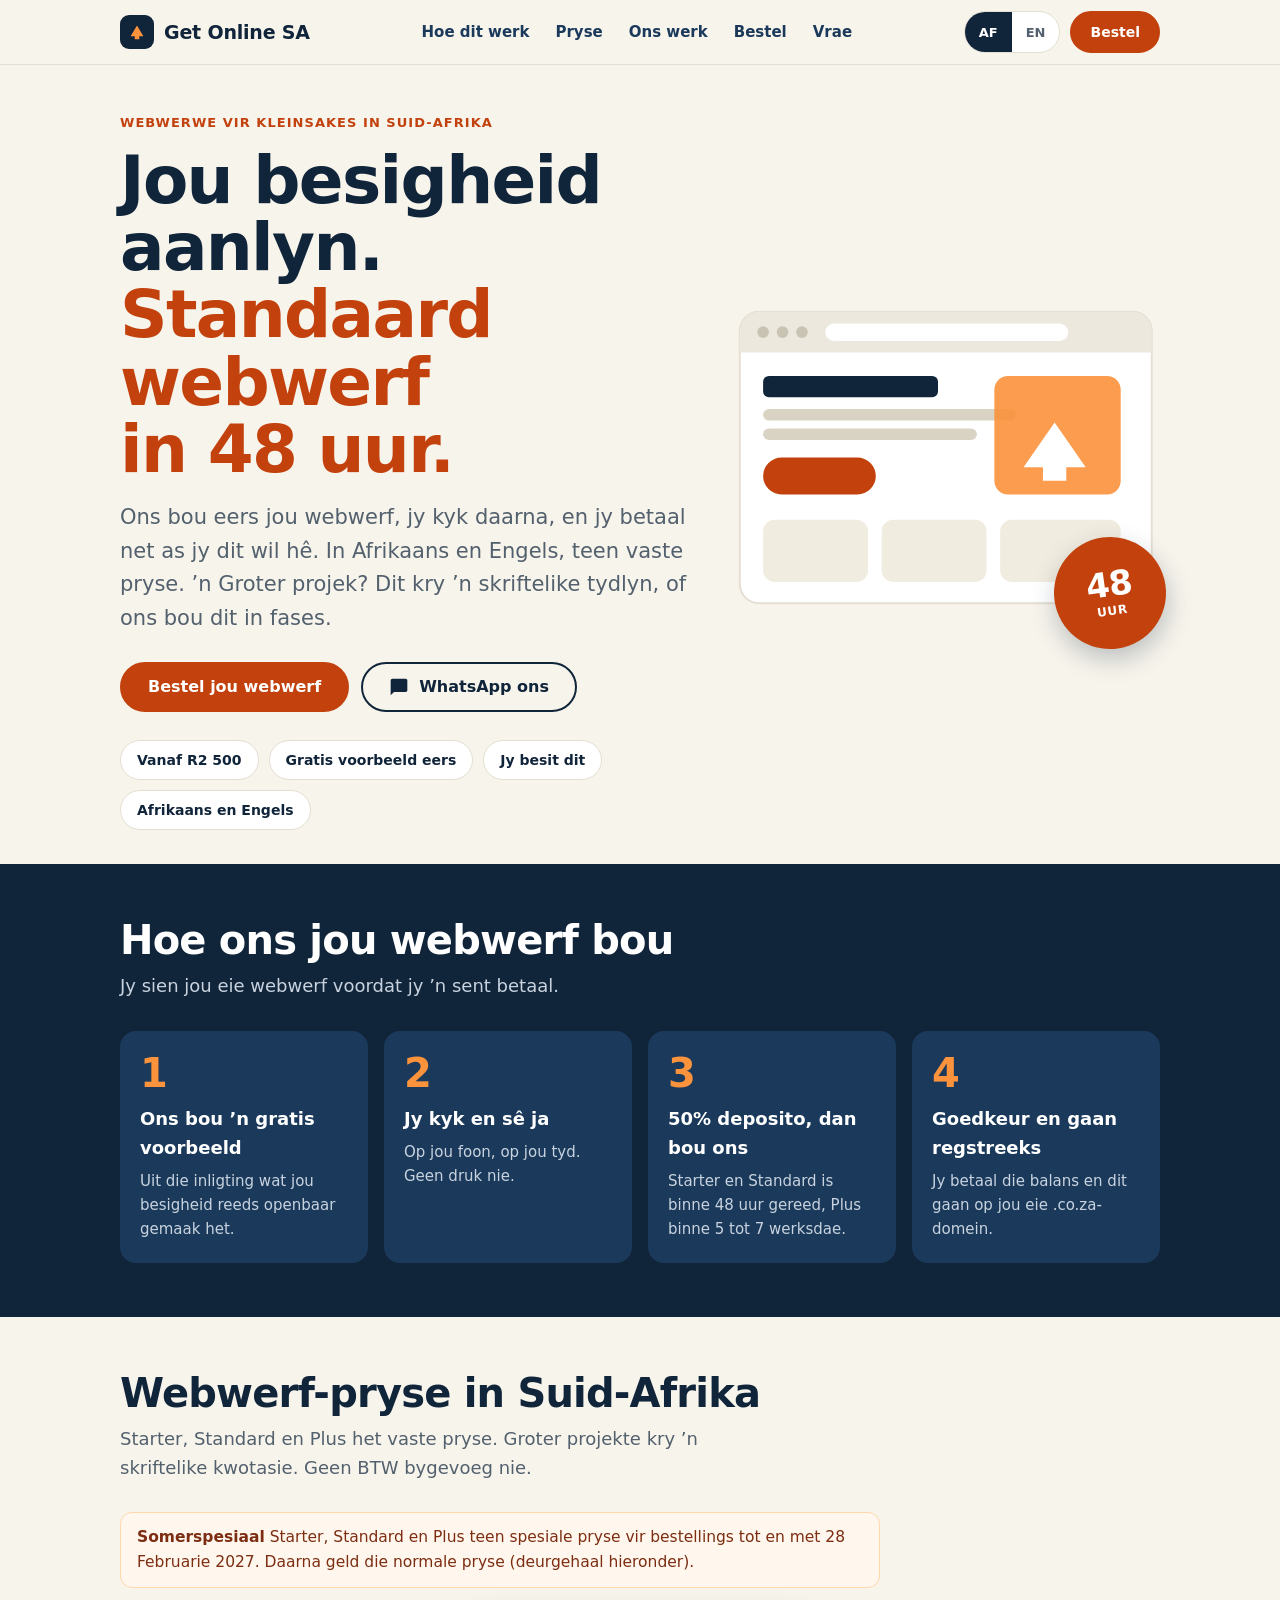
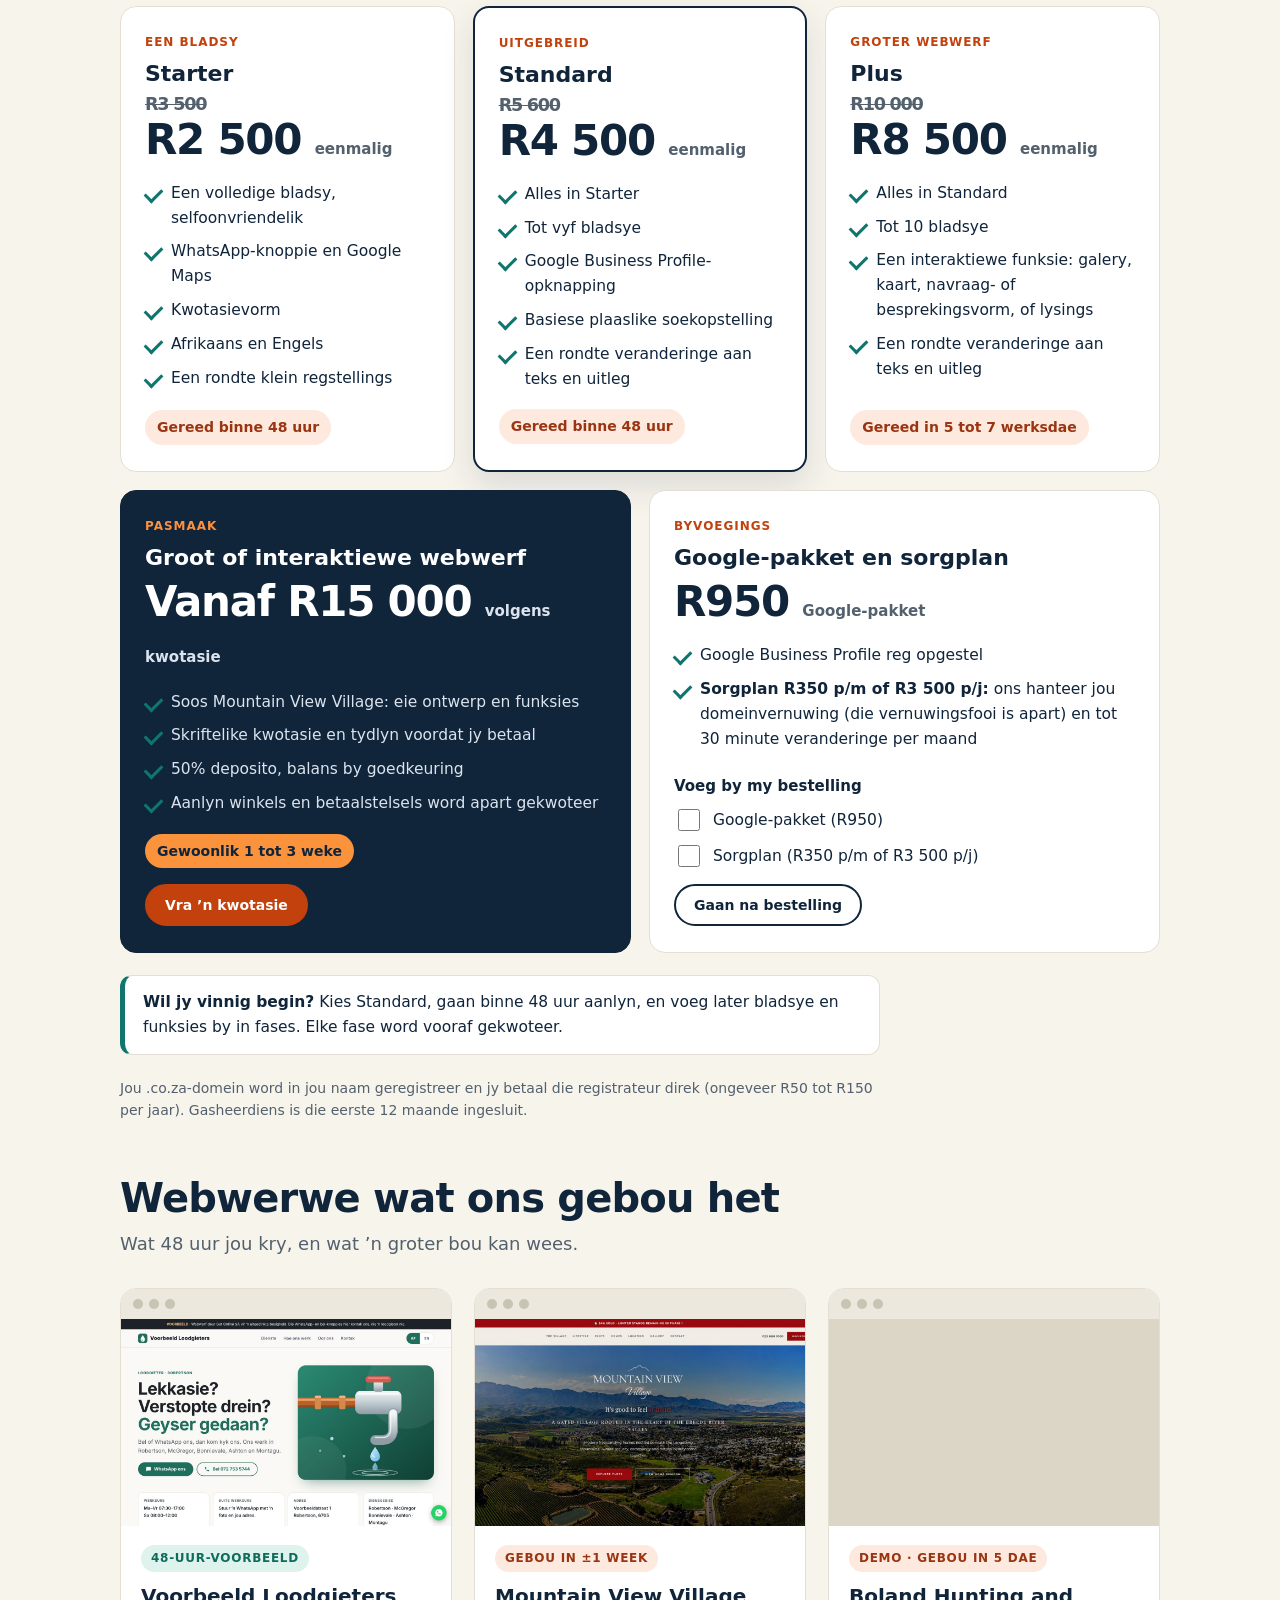
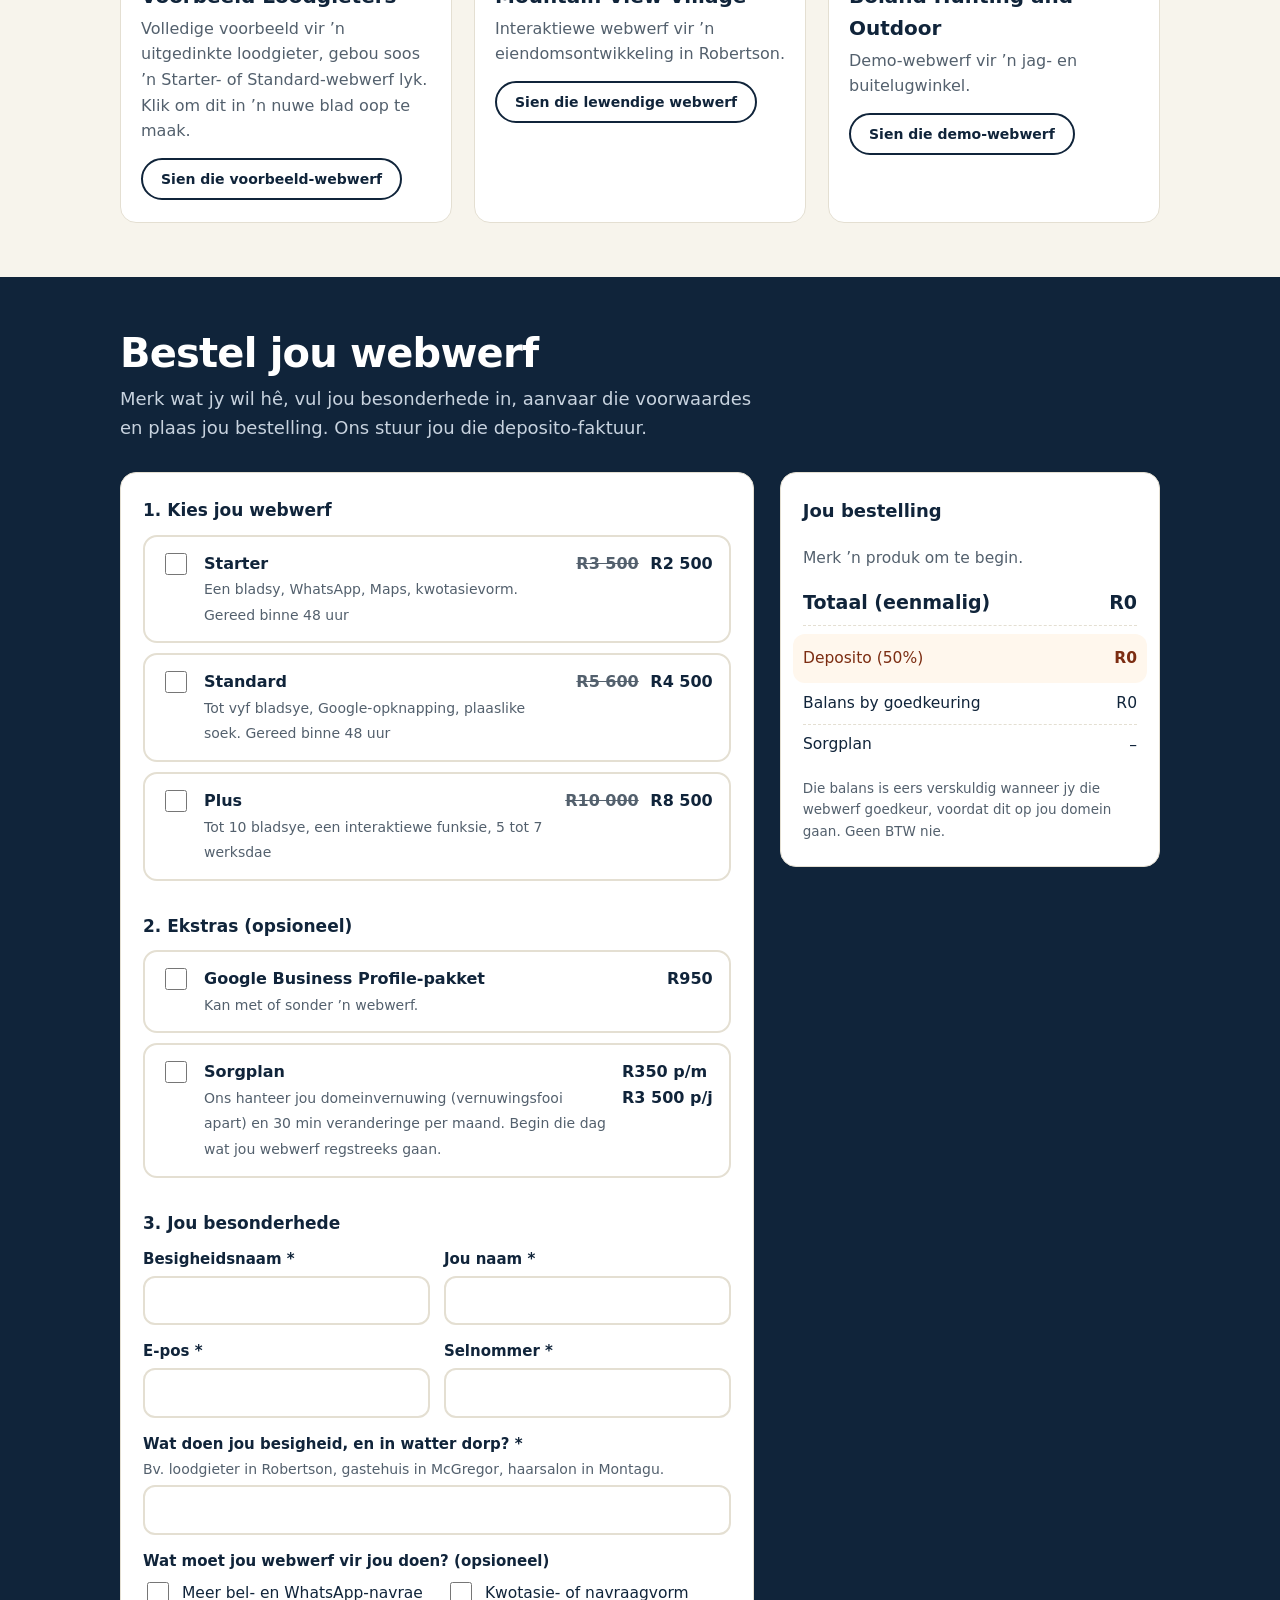
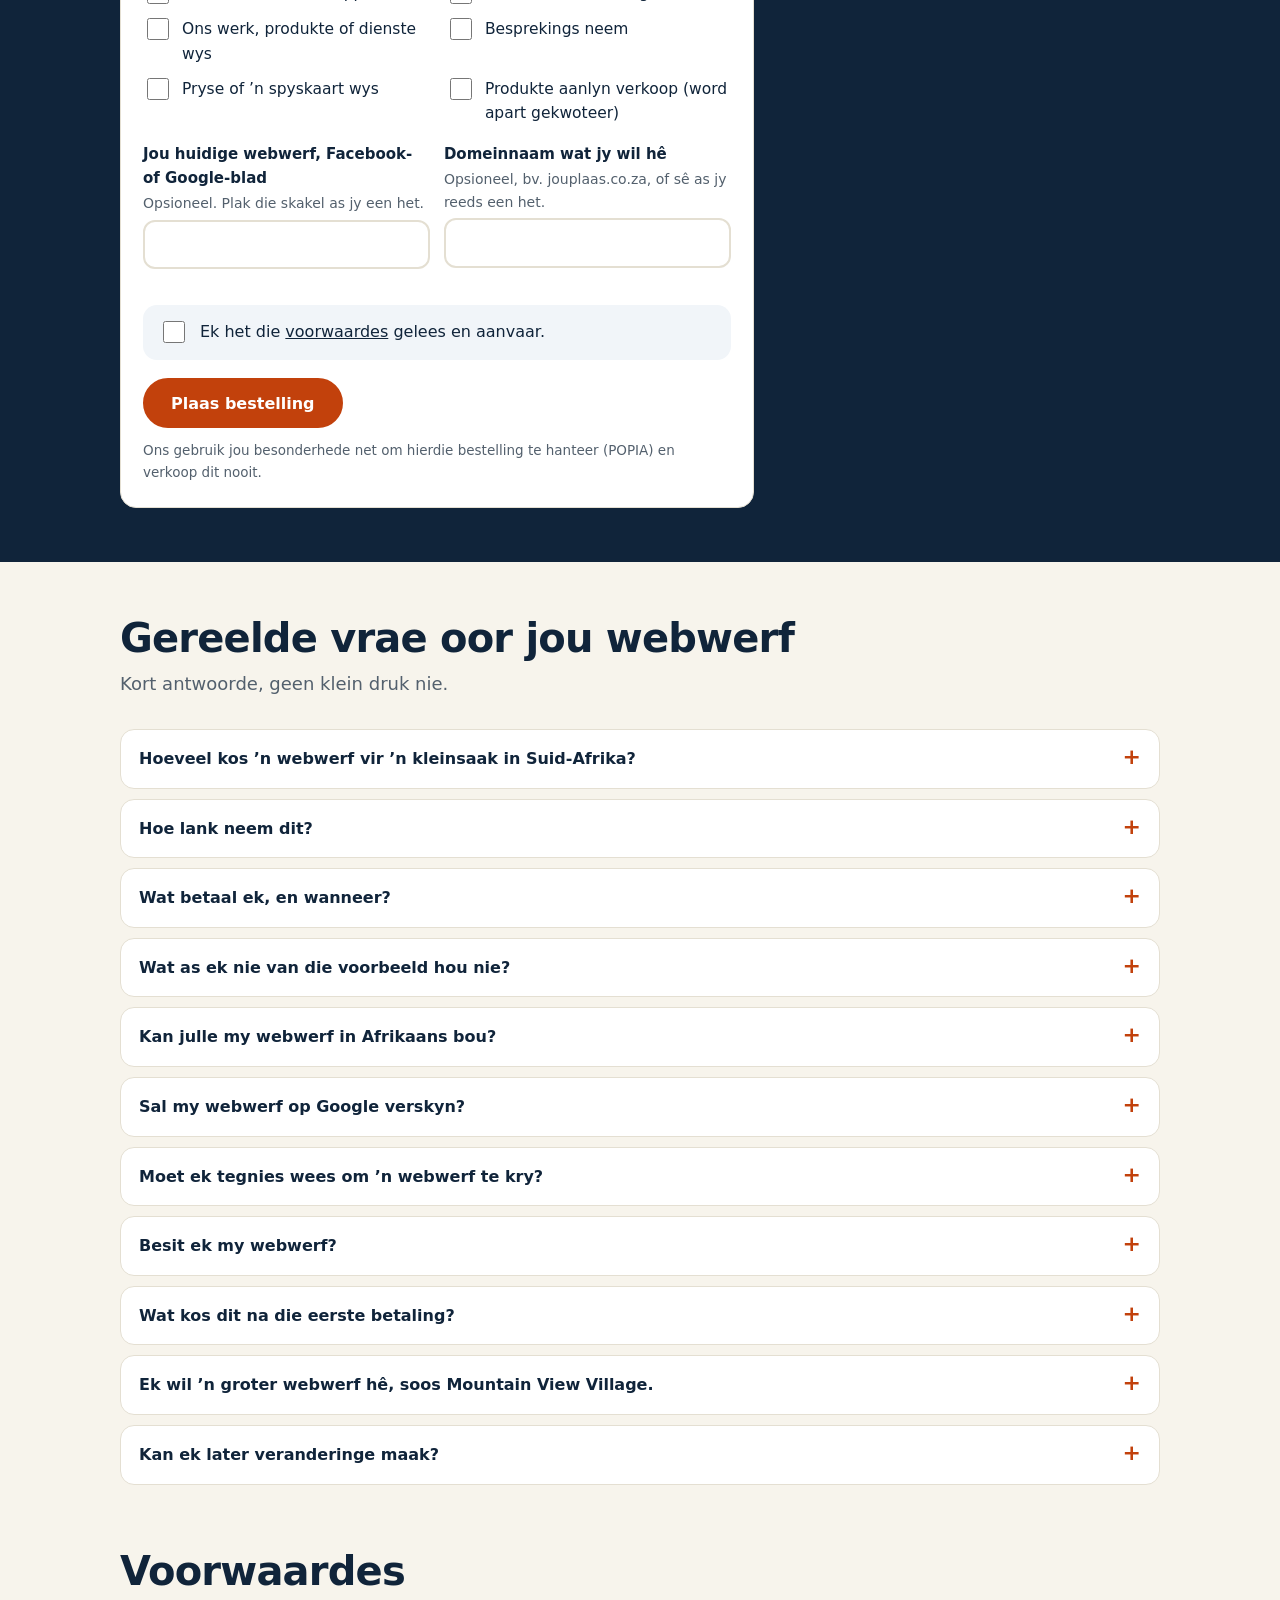
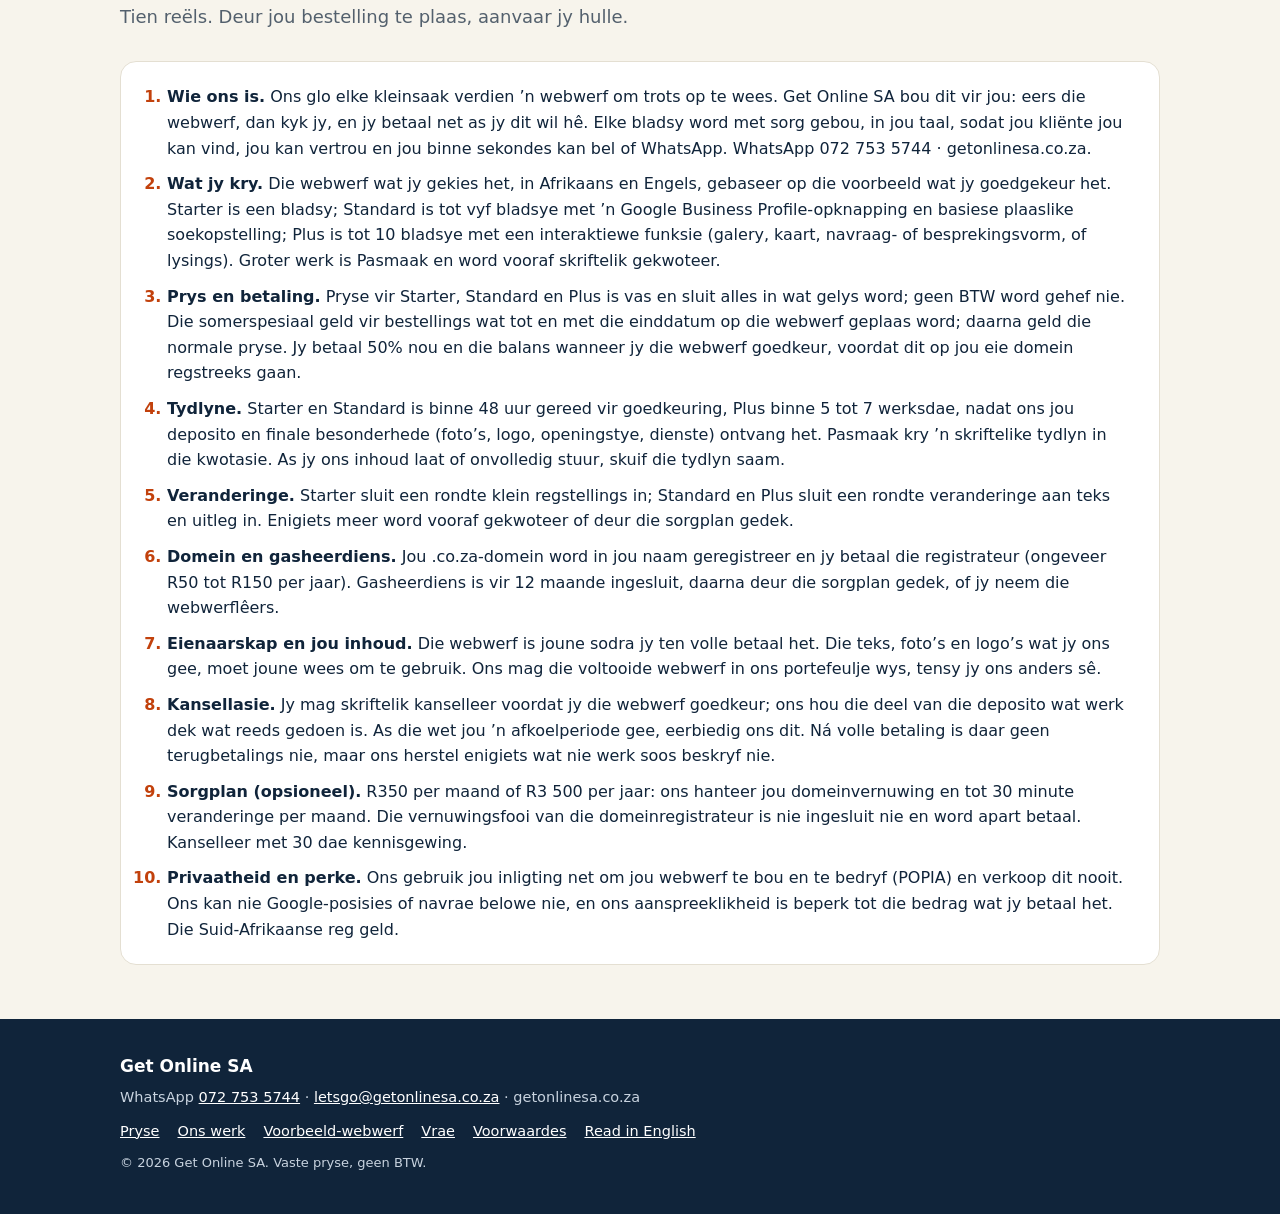
<file: af/index.html>
<!doctype html>
<html lang="af" data-lang="af" data-special="on">
<head>
<meta charset="utf-8">
<meta name="viewport" content="width=device-width, initial-scale=1">
<title>Webwerf Laat Maak vir Kleinsakes in Suid-Afrika | Get Online SA</title>
<meta name="description" content="Get Online SA bou webwerwe vir kleinsakes in Suid-Afrika. Gratis voorbeeld eers, betaal net as jy dit wil hê. Vaste pryse, standaard webwerf in 48 uur.">
<meta name="robots" content="index,follow,max-image-preview:large,max-snippet:-1">
<link rel="canonical" href="https://getonlinesa.co.za/af/">
<link rel="alternate" hreflang="en" href="https://getonlinesa.co.za/">
<link rel="alternate" hreflang="af" href="https://getonlinesa.co.za/af/">
<link rel="alternate" hreflang="x-default" href="https://getonlinesa.co.za/">
<meta name="theme-color" content="#10243a">
<link rel="icon" href="/favicon.svg" type="image/svg+xml">
<link rel="icon" href="/favicon.ico" sizes="48x48">
<link rel="apple-touch-icon" href="/apple-touch-icon.png">
<meta property="og:type" content="website">
<meta property="og:site_name" content="Get Online SA">
<meta property="og:title" content="Webwerf Laat Maak vir Kleinsakes in Suid-Afrika | Get Online SA">
<meta property="og:description" content="Ons bou eers jou webwerf, jy kyk, en jy betaal net as jy dit wil hê. Vaste pryse, standaard webwerwe binne 48 uur.">
<meta property="og:url" content="https://getonlinesa.co.za/af/">
<meta property="og:locale" content="af_ZA">
<meta property="og:locale:alternate" content="en_ZA">
<meta property="og:image" content="https://getonlinesa.co.za/assets/og-af.jpg">
<meta property="og:image:width" content="1200">
<meta property="og:image:height" content="630">
<meta property="og:image:alt" content="Get Online SA: webwerwe vir kleinsakes in Suid-Afrika. Gratis voorbeeld eers, standaard webwerf in 48 uur.">
<meta name="twitter:card" content="summary_large_image">
<meta name="twitter:title" content="Webwerf Laat Maak vir Kleinsakes in Suid-Afrika | Get Online SA">
<meta name="twitter:description" content="Ons bou eers jou webwerf, jy kyk, en jy betaal net as jy dit wil hê. Vaste pryse, standaard webwerwe binne 48 uur.">
<meta name="twitter:image" content="https://getonlinesa.co.za/assets/og-af.jpg">
<script type="application/ld+json">{"@context":"https://schema.org","@graph":[{"@type":"ProfessionalService","@id":"https://getonlinesa.co.za/#business","name":"Get Online SA","url":"https://getonlinesa.co.za/","logo":"https://getonlinesa.co.za/assets/logo-512.png","image":"https://getonlinesa.co.za/assets/og-af.jpg","description":"Webwerf laat maak vir kleinsakes in Suid-Afrika. Ons bou eers die webwerf, jy kyk, en jy betaal net as jy dit wil hê. Afrikaans en Engels, vaste pryse, standaard webwerwe binne 48 uur.","telephone":"+27727535744","email":"letsgo@getonlinesa.co.za","areaServed":{"@type":"Country","name":"South Africa"},"address":{"@type":"PostalAddress","addressLocality":"Robertson","addressRegion":"Western Cape","addressCountry":"ZA"},"knowsLanguage":["af","en"],"serviceType":"Webwerf-ontwerp","priceRange":"R2 500 - R15 000+","hasOfferCatalog":{"@type":"OfferCatalog","name":"Webwerf-ontwerp","itemListElement":[{"@type":"Offer","name":"Starter-webwerf (een bladsy)","price":"2500","priceCurrency":"ZAR","availability":"https://schema.org/InStock","url":"https://getonlinesa.co.za/af/#prices","priceSpecification":{"@type":"PriceSpecification","price":"2500","priceCurrency":"ZAR","valueAddedTaxIncluded":false},"priceValidUntil":"2027-02-28"},{"@type":"Offer","name":"Standard-webwerf (tot vyf bladsye)","price":"4500","priceCurrency":"ZAR","availability":"https://schema.org/InStock","url":"https://getonlinesa.co.za/af/#prices","priceSpecification":{"@type":"PriceSpecification","price":"4500","priceCurrency":"ZAR","valueAddedTaxIncluded":false},"priceValidUntil":"2027-02-28"},{"@type":"Offer","name":"Plus-webwerf (tot 10 bladsye met een interaktiewe funksie)","price":"8500","priceCurrency":"ZAR","availability":"https://schema.org/InStock","url":"https://getonlinesa.co.za/af/#prices","priceSpecification":{"@type":"PriceSpecification","price":"8500","priceCurrency":"ZAR","valueAddedTaxIncluded":false},"priceValidUntil":"2027-02-28"}]}},{"@type":"WebSite","@id":"https://getonlinesa.co.za/#website","url":"https://getonlinesa.co.za/","name":"Get Online SA","inLanguage":["en","af"],"publisher":{"@id":"https://getonlinesa.co.za/#business"}},{"@type":"WebPage","@id":"https://getonlinesa.co.za/af/#webpage","url":"https://getonlinesa.co.za/af/","name":"Webwerf Laat Maak vir Kleinsakes in Suid-Afrika | Get Online SA","description":"Get Online SA bou webwerwe vir kleinsakes in Suid-Afrika. Gratis voorbeeld eers, betaal net as jy dit wil hê. Vaste pryse, standaard webwerf in 48 uur.","inLanguage":"af","isPartOf":{"@id":"https://getonlinesa.co.za/#website"},"about":{"@id":"https://getonlinesa.co.za/#business"},"primaryImageOfPage":{"@type":"ImageObject","url":"https://getonlinesa.co.za/assets/og-af.jpg","width":1200,"height":630}},{"@type":"FAQPage","@id":"https://getonlinesa.co.za/af/#faq","inLanguage":"af","mainEntity":[{"@type":"Question","name":"Hoeveel kos ’n webwerf vir ’n kleinsaak in Suid-Afrika?","acceptedAnswer":{"@type":"Answer","text":"Starter (een bladsy) kos R2 500, Standard (tot vyf bladsye) R4 500 en Plus (tot 10 bladsye met een interaktiewe funksie) R8 500, eenmalig en sonder BTW. Groter of interaktiewe webwerwe is Pasmaak, vanaf R15 000 volgens skriftelike kwotasie. Ekstras: Google-pakket R950, sorgplan R350 per maand of R3 500 per jaar. Dit is somerspesiaal-pryse vir bestellings tot en met 28 Februarie 2027; die normale pryse is R3 500, R5 600 en R10 000."}},{"@type":"Question","name":"Hoe lank neem dit?","acceptedAnswer":{"@type":"Answer","text":"Starter en Standard: binne 48 uur nadat ons jou deposito en finale besonderhede (foto’s, logo, openingstye, dienste) ontvang het. Plus: 5 tot 7 werksdae. Pasmaak: gewoonlik 1 tot 3 weke, met die tydlyn skriftelik in die kwotasie."}},{"@type":"Question","name":"Wat betaal ek, en wanneer?","acceptedAnswer":{"@type":"Answer","text":"Die voorbeeld is gratis. As jy ja sê, betaal jy 50% deposito en ons bou jou webwerf. Jy betaal die balans wanneer jy die klaar webwerf goedkeur, voordat dit op jou eie domein regstreeks gaan."}},{"@type":"Question","name":"Wat as ek nie van die voorbeeld hou nie?","acceptedAnswer":{"@type":"Answer","text":"Dan sê jy net nee en jy betaal niks. Die voorbeeld is gratis."}},{"@type":"Question","name":"Kan julle my webwerf in Afrikaans bou?","acceptedAnswer":{"@type":"Answer","text":"Ja. Elke Get Online SA-webwerf kom in Afrikaans en Engels, sodat jou kliënte dit kan lees in die taal wat hulle verkies."}},{"@type":"Question","name":"Sal my webwerf op Google verskyn?","acceptedAnswer":{"@type":"Answer","text":"Ons bou elke webwerf sodat Google dit kan lees: selfoonvriendelik, met duidelike bladsytitels en beskrywings. Standard sluit ’n Google Business Profile-opknapping en basiese plaaslike soekopstelling in. Niemand kan ’n Google-posisie belowe nie en ons doen dit ook nie, maar ’n webwerf wat reg gebou is, saam met ’n goeie Google Business Profile, is hoe kleinsakes gevind word."}},{"@type":"Question","name":"Moet ek tegnies wees om ’n webwerf te kry?","acceptedAnswer":{"@type":"Answer","text":"Nee. Jy stuur ons foto’s, jou logo, openingstye en dienste (of ons gebruik wat jou besigheid reeds openbaar gemaak het), en ons doen die res, insluitend die domein- en gasheeropstelling."}},{"@type":"Question","name":"Besit ek my webwerf?","acceptedAnswer":{"@type":"Answer","text":"Ja, sodra jy ten volle betaal het. Jou domein word in jou eie naam geregistreer."}},{"@type":"Question","name":"Wat kos dit na die eerste betaling?","acceptedAnswer":{"@type":"Answer","text":"Net die domein (ongeveer R50 tot R150 per jaar, direk aan die registrateur). Gasheerdiens is 12 maande ingesluit. Daarna dek die sorgplan dit, of jy neem die lêers."}},{"@type":"Question","name":"Ek wil ’n groter webwerf hê, soos Mountain View Village.","acceptedAnswer":{"@type":"Answer","text":"Sê vir ons wat jy nodig het. Plus (R8 500) dek tot 10 bladsye met een interaktiewe funksie. Groter as dit is Pasmaak, vanaf R15 000 volgens kwotasie, met ’n skriftelike tydlyn voordat jy betaal. Jy kan ook met Standard begin, binne 48 uur aanlyn gaan, en later in fases uitbrei."}},{"@type":"Question","name":"Kan ek later veranderinge maak?","acceptedAnswer":{"@type":"Answer","text":"Een rondte is ingesluit. Daarna kan jy die sorgplan neem (30 minute veranderinge per maand) of ons kwoteer vooraf."}}]}]}</script>
<style>
:root{
  --ink:#10243a;--ink-2:#1b3a5b;--muted:#53606d;--paper:#f7f4ec;--card:#ffffff;--line:#e4dfd2;
  --accent:#c2410c;--accent-ink:#ffffff;--glow:#fb923c;--teal:#0f766e;--bad:#b42318;--radius:16px;
  color-scheme:light;
}
*{box-sizing:border-box}
html{scroll-behavior:smooth;-webkit-text-size-adjust:100%}
body{margin:0;padding-bottom:76px;font:16px/1.6 system-ui,-apple-system,"Segoe UI",Roboto,Arial,sans-serif;color:var(--ink);background:var(--paper)}
html[data-lang="af"] .en,html[data-lang="en"] .af{display:none!important}
a{color:inherit}
img{max-width:100%}
.skip{position:absolute;left:-999px;top:8px;background:#fff;color:var(--ink);padding:10px 14px;border-radius:8px;z-index:100}
.skip:focus{left:8px}
:focus-visible{outline:3px solid var(--glow);outline-offset:2px}
.wrap{max-width:1080px;margin:0 auto;padding:0 20px}

/* header */
header.top{position:sticky;top:0;z-index:50;background:rgba(247,244,236,.94);backdrop-filter:blur(8px);border-bottom:1px solid var(--line)}
.bar{display:flex;align-items:center;justify-content:space-between;gap:12px;min-height:64px}
.brand{display:flex;align-items:center;gap:10px;font-weight:800;font-size:19px;letter-spacing:-.01em;text-decoration:none;white-space:nowrap}
@media(max-width:420px){.brand{font-size:16px;gap:8px}.logo{width:30px;height:30px}}
.logo{width:34px;height:34px;border-radius:9px;background:var(--ink);display:grid;place-items:center;flex:none}
.logo svg{width:22px;height:22px}
nav.links{display:none;gap:22px;font-weight:600;font-size:15px}
nav.links a{text-decoration:none;color:var(--ink-2);padding:8px 2px}
nav.links a:hover{color:var(--accent)}
@media(min-width:880px){nav.links{display:flex}}
.right{display:flex;align-items:center;gap:10px}
.lang{display:flex;border:1px solid var(--line);border-radius:999px;overflow:hidden;background:#fff}
.lang a{display:inline-flex;align-items:center;padding:0 14px;min-height:40px;font:700 13px system-ui,sans-serif;color:var(--muted);text-decoration:none}
.lang a[aria-current="page"]{background:var(--ink);color:#fff}
.langhint{background:#fff7ed;border-bottom:1px solid #fed7aa;color:#7c2d12;padding:8px 14px;text-align:center;font-size:14.5px}
.langhint[hidden]{display:none}
.langhint a{font-weight:700}
.langhint button{margin-left:12px;border:0;background:transparent;font-size:20px;line-height:1;cursor:pointer;color:inherit}
.flinks{margin-top:10px;display:flex;flex-wrap:wrap;gap:6px 18px}

/* buttons */
.btn{display:inline-flex;align-items:center;justify-content:center;gap:10px;min-height:50px;padding:0 26px;border-radius:999px;font-weight:700;font-size:16px;text-decoration:none;border:2px solid var(--accent);cursor:pointer;font-family:inherit}
.btn.primary{background:var(--accent);color:var(--accent-ink)}
.btn.primary:hover{background:#9a3412;border-color:#9a3412}
.btn.ghost{background:transparent;color:var(--ink);border-color:var(--ink)}
.btn.ghost:hover{background:var(--ink);color:#fff}
.btn.small{min-height:42px;padding:0 18px;font-size:14px}
.btn svg{width:20px;height:20px;fill:currentColor;flex:none}
.btn[disabled]{opacity:.55;cursor:not-allowed}

/* hero */
.hero{padding:44px 0 34px}
.hero .grid{display:grid;gap:34px;align-items:center}
@media(min-width:900px){.hero .grid{grid-template-columns:1.15fr .85fr}}
.eyebrow{display:inline-block;font-size:13px;font-weight:800;letter-spacing:.08em;text-transform:uppercase;color:var(--accent)}
h1{font-size:clamp(38px,8.4vw,66px);line-height:1.02;margin:12px 0 18px;letter-spacing:-.025em;font-weight:850}
h1 em{font-style:normal;color:var(--accent)}
.lead{font-size:clamp(18px,2.4vw,21px);color:var(--muted);max-width:620px;margin:0 0 26px}
.cta{display:flex;flex-wrap:wrap;gap:12px}
.chips{display:flex;flex-wrap:wrap;gap:10px;margin:28px 0 0;padding:0;list-style:none}
.chips li{background:#fff;border:1px solid var(--line);border-radius:999px;padding:8px 16px;font-weight:650;font-size:14px}
.art{position:relative;max-width:440px;margin:0 auto;width:100%}
.art svg{width:100%;height:auto;display:block}
.badge{position:absolute;right:-6px;bottom:-14px;width:112px;height:112px;border-radius:50%;background:var(--accent);color:#fff;display:grid;place-items:center;text-align:center;font-weight:850;line-height:1.05;transform:rotate(-8deg);box-shadow:0 10px 24px rgba(16,36,58,.25)}
.badge b{display:block;font-size:34px;letter-spacing:-.02em}
.badge span{font-size:12px;letter-spacing:.06em;text-transform:uppercase;font-weight:700}

/* sections */
section.block{padding:54px 0}
section.dark{background:var(--ink);color:#fff}
section.dark .sub{color:#c8d3df}
h2{font-size:clamp(28px,5vw,40px);line-height:1.1;margin:0 0 10px;letter-spacing:-.02em;font-weight:820}
.sub{color:var(--muted);font-size:18px;max-width:640px;margin:0 0 30px}
.steps{display:grid;gap:16px;margin:0;padding:0;list-style:none}
@media(min-width:760px){.steps{grid-template-columns:repeat(4,1fr)}}
.step{background:var(--ink-2);border-radius:var(--radius);padding:22px 20px}
.step .n{font-size:40px;font-weight:850;color:var(--glow);line-height:1;letter-spacing:-.03em}
.step h3{margin:12px 0 6px;font-size:18px}
.step p{margin:0;color:#c8d3df;font-size:15px}

/* prices */
.plans{display:grid;gap:18px}
@media(min-width:860px){.plans{grid-template-columns:1fr 1fr 1fr}.plans.row2{grid-template-columns:1fr 1fr}}
.plans.row2{margin-top:18px}
.plan{background:var(--card);border:1px solid var(--line);border-radius:var(--radius);padding:26px 24px;display:flex;flex-direction:column}
.plan.feature{border:2px solid var(--ink);box-shadow:0 14px 34px rgba(16,36,58,.12)}
.plan .tagline{font-size:12px;font-weight:800;letter-spacing:.08em;text-transform:uppercase;color:var(--accent);min-height:16px}
.plan h3{margin:4px 0 4px;font-size:22px}
.price{font-size:42px;font-weight:850;letter-spacing:-.03em;line-height:1.1}
.price small{font-size:15px;font-weight:600;color:var(--muted);letter-spacing:0}
.plan ul{margin:18px 0 0;padding:0;list-style:none;display:grid;gap:9px}
.plan li{position:relative;padding-left:26px;font-size:15.5px}
.plan li::before{content:"";position:absolute;left:0;top:7px;width:14px;height:8px;border-left:3px solid var(--teal);border-bottom:3px solid var(--teal);transform:rotate(-45deg)}
.fine{font-size:14px;color:var(--muted);margin:22px 0 0;max-width:760px}
.promo{background:#fff7ed;border:1px solid #fed7aa;color:#7c2d12;border-radius:12px;padding:12px 16px;margin:0 0 18px;max-width:760px;font-size:15.5px}
html[data-special="off"] .only-special{display:none}
.was{color:var(--muted);font-weight:600;text-decoration:line-through;white-space:nowrap}
.price .was{display:block;font-size:.42em;margin:0 0 2px}
.opt .p .was{margin-right:6px;font-weight:600}
.was[hidden]{display:none}
.plan .when{margin-top:auto;padding-top:18px;font-size:14px;font-weight:800;color:var(--ink)}
.plan .when span.pill{display:inline-block;background:#fde9dd;color:#9a3412;border-radius:999px;padding:6px 12px}
.plan.quote{background:#10243a;color:#fff;border-color:#10243a}
.plan.quote .tagline{color:#fb923c}
.plan.quote .price small,.plan.quote li{color:#dbe4ee}
.plan.quote .when span.pill{background:#fb923c;color:#10243a}
.plan .btn{margin-top:16px;align-self:flex-start}
.phase{margin:22px 0 0;max-width:760px;background:#fff;border:1px solid var(--line);border-left:5px solid var(--teal);border-radius:12px;padding:14px 18px;font-size:15.5px}

/* work */
.work{display:grid;gap:22px}
@media(min-width:900px){.work{grid-template-columns:repeat(3,1fr)}}
.site{background:var(--card);border:1px solid var(--line);border-radius:var(--radius);overflow:hidden}
.chrome{height:30px;background:#ece8dd;display:flex;align-items:center;gap:6px;padding:0 12px}
.chrome i{width:10px;height:10px;border-radius:50%;background:#c9c3b3;display:block}
.strip{display:flex;overflow-x:auto;scroll-snap-type:x mandatory;background:#dcd6c6}
.strip>*{flex:0 0 100%;scroll-snap-align:center}
.strip img{display:block;width:100%;height:auto;aspect-ratio:16/10;object-fit:cover;object-position:top}
.ph{aspect-ratio:16/10;display:grid;place-items:center;text-align:center;padding:20px;color:var(--muted);font-weight:700;background:repeating-linear-gradient(135deg,#e6e1d3,#e6e1d3 14px,#ece8dc 14px,#ece8dc 28px)}
.site .info{padding:18px 20px 22px}
.site h3{margin:0 0 4px;font-size:20px}
.site .tag{display:inline-block;font-size:12px;font-weight:800;letter-spacing:.06em;text-transform:uppercase;border-radius:999px;padding:4px 10px;margin-bottom:8px;background:#fde9dd;color:#9a3412}
.site .tag.fast{background:#dff3ee;color:#0f6b5a}
.site p{margin:0 0 14px;color:var(--muted)}
.site .acts{display:flex;flex-wrap:wrap;gap:10px}
.shot.link .strip img{cursor:pointer}

/* order */
.order{display:grid;gap:26px}
@media(min-width:960px){.order{grid-template-columns:1.25fr .75fr;align-items:start}}
form.panel,.summary{background:var(--card);border:1px solid var(--line);border-radius:var(--radius);padding:24px 22px}
fieldset{border:0;margin:0 0 22px;padding:0}
legend{font-weight:800;font-size:17px;margin-bottom:10px;padding:0}
.opt{display:flex;gap:14px;align-items:flex-start;border:2px solid var(--line);border-radius:14px;padding:14px 16px;margin-bottom:10px;cursor:pointer;background:#fff}
.opt:has(input:checked){border-color:var(--ink);background:#f1f5f9}
.opt:has(input:disabled){opacity:.5;cursor:not-allowed}
.opt input{width:22px;height:22px;margin-top:2px;accent-color:var(--accent);flex:none}
.opt .t{font-weight:750}
.opt .d{font-size:14px;color:var(--muted)}
.opt .p{margin-left:auto;font-weight:800;white-space:nowrap}
.field{margin-bottom:14px}
.field label{display:block;font-weight:650;font-size:15px;margin-bottom:5px}
.field input,.field textarea{width:100%;min-height:48px;border:2px solid var(--line);border-radius:12px;padding:10px 14px;font:inherit;background:#fff;color:var(--ink)}
.field textarea{min-height:92px;resize:vertical}
.field .hint{display:block;font-weight:400;font-size:14px;color:var(--muted);margin-top:2px}
.lbl{display:block;font-weight:650;font-size:15px;margin-bottom:8px}
.goalbox{margin:2px 0 16px}
.goals{display:grid;gap:10px 18px}
@media(min-width:640px){.goals{grid-template-columns:1fr 1fr}}
.field input[aria-invalid="true"],.field textarea[aria-invalid="true"]{border-color:var(--bad)}
.two{display:grid;gap:14px}
@media(min-width:640px){.two{grid-template-columns:1fr 1fr}}
.hp{position:absolute;left:-9999px;width:1px;height:1px;overflow:hidden}
.terms-ok{display:flex;gap:12px;align-items:flex-start;background:#f1f5f9;border-radius:14px;padding:14px 16px;margin:6px 0 18px}
.terms-ok input{width:22px;height:22px;accent-color:var(--accent);margin-top:2px;flex:none}
.err{display:none;background:#fef3f2;border:1px solid #fecdca;color:var(--bad);border-radius:12px;padding:12px 14px;margin:0 0 16px;font-weight:600}
.err.on{display:block}
.summary{position:sticky;top:84px}
.summary h3{margin:0 0 12px;font-size:18px}
.row{display:flex;justify-content:space-between;gap:12px;padding:8px 0;border-bottom:1px dashed var(--line);font-size:15.5px}
.row:last-of-type{border-bottom:0}
.row.big{font-weight:850;font-size:19px}
.row.due{background:#fff7ed;margin:8px -10px 0;padding:12px 10px;border-radius:12px;border:0;color:#7c2d12}
.note{font-size:13.5px;color:var(--muted);margin:12px 0 0}
.note[hidden]{display:none}
.termsel{display:flex;flex-wrap:wrap;gap:10px 22px;margin:-2px 0 10px 16px}
.termsel[hidden]{display:none}
.termsel label{display:flex;gap:8px;align-items:center;font-weight:650;cursor:pointer}
.termsel input{width:20px;height:20px;accent-color:var(--accent)}
.addbox{margin-top:auto;padding-top:18px;display:grid;gap:10px}
.addbox strong{font-size:15px}
.tick{display:flex;gap:10px;align-items:flex-start;font-size:15.5px;cursor:pointer}
.tick input{width:22px;height:22px;accent-color:var(--accent);flex:none;margin-top:1px}
.addbox .btn{justify-self:start;margin-top:4px}
.sent{display:none;background:#ecfdf5;border:1px solid #a7f3d0;border-radius:var(--radius);padding:22px;margin-top:20px}
.sent.on{display:block}
.sent h3{margin:0 0 8px}
.sent .cta{margin-top:14px}

/* faq + terms */
details.q{background:var(--card);border:1px solid var(--line);border-radius:14px;margin-bottom:10px}
details.q summary{cursor:pointer;font-weight:750;padding:16px 18px;list-style:none;display:flex;justify-content:space-between;gap:12px}
details.q summary::-webkit-details-marker{display:none}
details.q summary::after{content:"+";font-weight:800;color:var(--accent);font-size:22px;line-height:1}
details.q[open] summary::after{content:"\2212"}
details.q p{margin:0;padding:0 18px 16px;color:var(--muted)}
.terms{background:var(--card);border:1px solid var(--line);border-radius:var(--radius);padding:22px 24px}
.terms ol{margin:0;padding-left:22px;display:grid;gap:10px}
.terms li::marker{font-weight:800;color:var(--accent)}

/* footer + mobile bar */
footer{background:var(--ink);color:#c8d3df;padding:34px 0 40px;font-size:14.5px}
footer a{color:#fff}
footer .name{color:#fff;font-weight:800;font-size:17px;margin-bottom:6px}
.mbar{position:fixed;left:0;right:0;bottom:0;display:flex;gap:10px;padding:10px 14px;background:rgba(255,255,255,.97);border-top:1px solid var(--line);z-index:60}
.mbar .btn{flex:1;padding:0 10px;min-height:48px}
@media(min-width:880px){.mbar{display:none}body{padding-bottom:0}}
@media(prefers-reduced-motion:reduce){html{scroll-behavior:auto}}
</style>
</head>
<body>
<a class="skip" href="#main">Spring na inhoud</a>


<header class="top">
  <div class="wrap bar">
    <a class="brand" href="#top" aria-label="Get Online SA">
      <span class="logo" aria-hidden="true"><svg viewBox="0 0 24 24"><path d="M5 16.5L12 5l7 11.5h-4.5V20h-5v-3.5z" fill="#fb923c"/></svg></span>
      Get Online SA
    </a>
    <nav class="links" aria-label="Hoofkieslys">
      <a href="#how">Hoe dit werk</a>
      <a href="#prices">Pryse</a>
      <a href="#work">Ons werk</a>
      <a href="#order">Bestel</a>
      <a href="#faq">Vrae</a>
    </nav>
    <div class="right">
      <nav class="lang" aria-label="Taal"><a href="/af/" hreflang="af" lang="af" aria-current="page">AF</a><a href="/" hreflang="en" lang="en">EN</a></nav>
      <a class="btn primary small" href="#order">Bestel</a>
    </div>
  </div>
</header>

<main id="main">
<!-- HERO -->
<section class="hero" id="top">
  <div class="wrap grid">
    <div>
      <span class="eyebrow">Webwerwe vir kleinsakes in Suid-Afrika</span>
      <h1>Jou besigheid aanlyn. <em>Standaard webwerf in&nbsp;48&nbsp;uur.</em></h1>
      <p class="lead">Ons bou eers jou webwerf, jy kyk daarna, en jy betaal net as jy dit wil hê. In Afrikaans en Engels, teen vaste pryse. ’n Groter projek? Dit kry ’n skriftelike tydlyn, of ons bou dit in fases.</p>
      <div class="cta">
        <a class="btn primary" href="#order">Bestel jou webwerf</a>
        <a class="btn ghost" data-wa href="#"><svg viewBox="0 0 24 24" aria-hidden="true"><path d="M20 2H4c-1.1 0-2 .9-2 2v18l4-4h14c1.1 0 2-.9 2-2V4c0-1.1-.9-2-2-2z"/></svg>WhatsApp ons</a>
      </div>
      <ul class="chips">
        <li>Vanaf <span data-price="starter">R2 500</span></li>
        <li>Gratis voorbeeld eers</li>
        <li>Jy besit dit</li>
        <li>Afrikaans en Engels</li>
      </ul>
    </div>
    <div class="art" aria-hidden="true">
      <svg viewBox="0 0 440 340" fill="none">
        <rect x="8" y="8" width="424" height="300" rx="20" fill="#fff" stroke="#e4dfd2" stroke-width="2"/>
        <path d="M8 28a20 20 0 0 1 20-20h384a20 20 0 0 1 20 20v22H8z" fill="#ece8dd"/>
        <circle cx="32" cy="29" r="6" fill="#c9c3b3"/><circle cx="52" cy="29" r="6" fill="#c9c3b3"/><circle cx="72" cy="29" r="6" fill="#c9c3b3"/>
        <rect x="96" y="20" width="250" height="18" rx="9" fill="#fff"/>
        <rect x="32" y="74" width="180" height="22" rx="6" fill="#10243a"/>
        <rect x="32" y="108" width="260" height="12" rx="6" fill="#d9d3c3"/>
        <rect x="32" y="128" width="220" height="12" rx="6" fill="#d9d3c3"/>
        <rect x="32" y="158" width="116" height="38" rx="19" fill="#c2410c"/>
        <rect x="32" y="222" width="108" height="64" rx="12" fill="#f1ece0"/>
        <rect x="154" y="222" width="108" height="64" rx="12" fill="#f1ece0"/>
        <rect x="276" y="222" width="124" height="64" rx="12" fill="#f1ece0"/>
        <rect x="270" y="74" width="130" height="122" rx="14" fill="#fb923c" opacity=".9"/>
        <path d="M300 168l32-46 32 46h-20v14h-24v-14z" fill="#fff"/>
      </svg>
      <div class="badge"><div><b>48</b><span>uur</span></div></div>
    </div>
  </div>
</section>

<!-- HOW -->
<section class="block dark" id="how">
  <div class="wrap">
    <h2>Hoe ons jou webwerf bou</h2>
    <p class="sub">Jy sien jou eie webwerf voordat jy ’n sent betaal.</p>
    <ol class="steps">
      <li class="step"><div class="n">1</div><h3>Ons bou ’n gratis voorbeeld</h3><p>Uit die inligting wat jou besigheid reeds openbaar gemaak het.</p></li>
      <li class="step"><div class="n">2</div><h3>Jy kyk en sê ja</h3><p>Op jou foon, op jou tyd. Geen druk nie.</p></li>
      <li class="step"><div class="n">3</div><h3>50% deposito, dan bou ons</h3><p>Starter en Standard is binne 48 uur gereed, Plus binne 5 tot 7 werksdae.</p></li>
      <li class="step"><div class="n">4</div><h3>Goedkeur en gaan regstreeks</h3><p>Jy betaal die balans en dit gaan op jou eie .co.za-domein.</p></li>
    </ol>
  </div>
</section>

<!-- PRICES -->
<section class="block" id="prices">
  <div class="wrap">
    <h2>Webwerf-pryse in Suid-Afrika</h2>
    <p class="sub">Starter, Standard en Plus het vaste pryse. Groter projekte kry ’n skriftelike kwotasie. Geen BTW bygevoeg nie.</p>
    <p class="promo only-special"><strong>Somerspesiaal</strong> Starter, Standard en Plus teen spesiale pryse vir bestellings tot en met <span data-ends>28 Februarie 2027</span>. Daarna geld die normale pryse (deurgehaal hieronder).</p>
    <div class="plans">
      <article class="plan">
        <div class="tagline">Een bladsy</div>
        <h3>Starter</h3>
        <div class="price"><s class="was" data-was="starter">R3 500</s><span data-price="starter">R2 500</span> <small>eenmalig</small></div>
        <ul>
          <li>Een volledige bladsy, selfoonvriendelik</li>
          <li>WhatsApp-knoppie en Google Maps</li>
          <li>Kwotasievorm</li>
          <li>Afrikaans en Engels</li>
          <li>Een rondte klein regstellings</li>
          </ul>
        <div class="when"><span class="pill">Gereed binne 48 uur</span></div>
      </article>
      <article class="plan feature">
        <div class="tagline">Uitgebreid</div>
        <h3>Standard</h3>
        <div class="price"><s class="was" data-was="standard">R5 600</s><span data-price="standard">R4 500</span> <small>eenmalig</small></div>
        <ul>
          <li>Alles in Starter</li>
          <li>Tot vyf bladsye</li>
          <li>Google Business Profile-opknapping</li>
          <li>Basiese plaaslike soekopstelling</li>
          <li>Een rondte veranderinge aan teks en uitleg</li>
        </ul>
        <div class="when"><span class="pill">Gereed binne 48 uur</span></div>
      </article>
      <article class="plan">
        <div class="tagline">Groter webwerf</div>
        <h3>Plus</h3>
        <div class="price"><s class="was" data-was="plus">R10 000</s><span data-price="plus">R8 500</span> <small>eenmalig</small></div>
        <ul>
          <li>Alles in Standard</li>
          <li>Tot 10 bladsye</li>
          <li>Een interaktiewe funksie: galery, kaart, navraag- of besprekingsvorm, of lysings</li>
          <li>Een rondte veranderinge aan teks en uitleg</li>
        </ul>
        <div class="when"><span class="pill">Gereed in 5 tot 7 werksdae</span></div>
      </article>
    </div>
    <div class="plans row2">
      <article class="plan quote">
        <div class="tagline">Pasmaak</div>
        <h3>Groot of interaktiewe webwerf</h3>
        <div class="price">Vanaf R15&nbsp;000 <small>volgens kwotasie</small></div>
        <ul>
          <li>Soos Mountain View Village: eie ontwerp en funksies</li>
          <li>Skriftelike kwotasie en tydlyn voordat jy betaal</li>
          <li>50% deposito, balans by goedkeuring</li>
          <li>Aanlyn winkels en betaalstelsels word apart gekwoteer</li>
        </ul>
        <div class="when"><span class="pill">Gewoonlik 1 tot 3 weke</span></div>
        <a class="btn primary small" data-wa-quote href="#">Vra ’n kwotasie</a>
      </article>
      <article class="plan">
        <div class="tagline">Byvoegings</div>
        <h3>Google-pakket en sorgplan</h3>
        <div class="price">R950 <small>Google-pakket</small></div>
        <ul>
          <li>Google Business Profile reg opgestel</li>
          <li><strong>Sorgplan R350 p/m of R3&nbsp;500 p/j:</strong> ons hanteer jou domeinvernuwing (die vernuwingsfooi is apart) en tot 30 minute veranderinge per maand</li>
        </ul>
        <div class="addbox">
          <strong>Voeg by my bestelling</strong>
          <label class="tick"><input type="checkbox" data-extra="gbp"><span>Google-pakket (R950)</span></label>
          <label class="tick"><input type="checkbox" data-extra="care"><span>Sorgplan (R350 p/m of R3&nbsp;500 p/j)</span></label>
          <a class="btn ghost small" href="#order">Gaan na bestelling</a>
        </div>
      </article>
    </div>
    <p class="phase"><strong>Wil jy vinnig begin?</strong> Kies Standard, gaan binne 48 uur aanlyn, en voeg later bladsye en funksies by in fases. Elke fase word vooraf gekwoteer.</p>
    <p class="fine">Jou .co.za-domein word in jou naam geregistreer en jy betaal die registrateur direk (ongeveer R50 tot R150 per jaar). Gasheerdiens is die eerste 12 maande ingesluit.</p>
  </div>
</section>

<!-- WORK -->
<section class="block" id="work" style="padding-top:0">
  <div class="wrap">
    <h2>Webwerwe wat ons gebou het</h2>
    <p class="sub">Wat 48 uur jou kry, en wat ’n groter bou kan wees.</p>
    <div class="work" id="workGrid">
      <article class="site">
        <div class="chrome"><i></i><i></i><i></i></div>
        <div class="shot link" data-url="/voorbeeld/"><div class="strip" role="group" tabindex="0" aria-label="Voorbeeld Loodgieters"><img src="/assets/voorbeeld-1.jpg" alt="Home page of the Voorbeeld Loodgieters example website, a made-up plumber in Robertson" loading="lazy" decoding="async" width="1200" height="750"></div></div>
        <div class="info"><span class="tag fast">48-uur-voorbeeld</span><h3>Voorbeeld Loodgieters</h3><p>Volledige voorbeeld vir ’n uitgedinkte loodgieter, gebou soos ’n Starter- of Standard-webwerf lyk. Klik om dit in ’n nuwe blad oop te maak.</p><div class="acts"><a class="btn ghost small" href="/voorbeeld/" target="_blank" rel="noopener">Sien die voorbeeld-webwerf</a></div></div>
      </article>
      <article class="site">
        <div class="chrome"><i></i><i></i><i></i></div>
        <div class="shot link" data-url="https://mountainview-village.co.za"><div class="strip" role="group" tabindex="0" aria-label="Mountain View Village"><img src="/assets/mountain-view-village-1.jpg" alt="Mountain View Village website home page with an aerial view of the Breede River Valley and the Langeberg mountains" loading="lazy" decoding="async" width="1200" height="750"><img src="/assets/mountain-view-village-2.jpg" alt="Mountain View Village website interactive village map showing available and sold plots" loading="lazy" decoding="async" width="1200" height="750"></div></div>
        <div class="info"><span class="tag">Gebou in ±1 week</span><h3>Mountain View Village</h3><p>Interaktiewe webwerf vir ’n eiendomsontwikkeling in Robertson.</p><div class="acts"><a class="btn ghost small" href="https://mountainview-village.co.za" target="_blank" rel="noopener">Sien die lewendige webwerf</a></div></div>
      </article>
      <article class="site">
        <div class="chrome"><i></i><i></i><i></i></div>
        <div class="shot link" data-url="https://wildfrans.github.io/wildmanrob-website/"><div class="strip" role="group" tabindex="0" aria-label="Boland Hunting and Outdoor"><img src="/assets/boland-1.jpg" alt="Boland Hunting and Outdoor demo website home page" loading="lazy" decoding="async" width="1200" height="750"><img src="/assets/boland-2.jpg" alt="Boland Hunting and Outdoor demo website shop category tiles" loading="lazy" decoding="async" width="1200" height="750"><img src="/assets/boland-3.jpg" alt="Boland Hunting and Outdoor demo website firearms product list" loading="lazy" decoding="async" width="1200" height="750"></div></div>
        <div class="info"><span class="tag">Demo · gebou in 5 dae</span><h3>Boland Hunting and Outdoor</h3><p>Demo-webwerf vir ’n jag- en buitelugwinkel.</p><div class="acts"><a class="btn ghost small" href="https://wildfrans.github.io/wildmanrob-website/" target="_blank" rel="noopener">Sien die demo-webwerf</a></div></div>
      </article>
    </div>
  </div>
</section>

<!-- ORDER -->
<section class="block dark" id="order">
  <div class="wrap">
    <h2>Bestel jou webwerf</h2>
    <p class="sub">Merk wat jy wil hê, vul jou besonderhede in, aanvaar die voorwaardes en plaas jou bestelling. Ons stuur jou die deposito-faktuur.</p>
    <div class="order" style="color:var(--ink)">
      <form class="panel" id="orderForm" novalidate>
        <div class="err" id="err" role="alert" aria-live="assertive"></div>

        <fieldset>
          <legend>1. Kies jou webwerf</legend>
          <label class="opt"><input type="checkbox" id="p_starter" name="starter"><span><span class="t">Starter</span><br><span class="d">Een bladsy, WhatsApp, Maps, kwotasievorm. Gereed binne 48 uur</span></span><span class="p"><s class="was" data-was="starter">R3 500</s> <span data-price="starter">R2 500</span></span></label>
          <label class="opt"><input type="checkbox" id="p_standard" name="standard"><span><span class="t">Standard</span><br><span class="d">Tot vyf bladsye, Google-opknapping, plaaslike soek. Gereed binne 48 uur</span></span><span class="p"><s class="was" data-was="standard">R5 600</s> <span data-price="standard">R4 500</span></span></label>
          <label class="opt"><input type="checkbox" id="p_plus" name="plus"><span><span class="t">Plus</span><br><span class="d">Tot 10 bladsye, een interaktiewe funksie, 5 tot 7 werksdae</span></span><span class="p"><s class="was" data-was="plus">R10 000</s> <span data-price="plus">R8 500</span></span></label>
        </fieldset>

        <fieldset>
          <legend>2. Ekstras (opsioneel)</legend>
          <label class="opt"><input type="checkbox" id="p_gbp" name="gbp" data-extra="gbp"><span><span class="t">Google Business Profile-pakket</span><br><span class="d">Kan met of sonder ’n webwerf.</span></span><span class="p">R950</span></label>
          <label class="opt"><input type="checkbox" id="c_care" name="care" data-extra="care"><span><span class="t">Sorgplan</span><br><span class="d">Ons hanteer jou domeinvernuwing (vernuwingsfooi apart) en 30 min veranderinge per maand. Begin die dag wat jou webwerf regstreeks gaan.</span></span><span class="p">R350 p/m<br>R3&nbsp;500 p/j</span></label>
          <div class="termsel" id="careTerm" hidden>
            <label><input type="radio" name="care_term" value="m" checked><span>Maandeliks R350</span></label>
            <label><input type="radio" name="care_term" value="y"><span>Jaarliks R3&nbsp;500</span></label>
          </div>
          <div class="note" id="careHint" hidden>Die sorgplan geld saam met ’n webwerf. Kies eers ’n webwerf hierbo.</div>
        </fieldset>

        <fieldset>
          <legend>3. Jou besonderhede</legend>
          <div class="two">
            <div class="field"><label for="f_biz">Besigheidsnaam *</label><input id="f_biz" name="business" autocomplete="organization" required></div>
            <div class="field"><label for="f_name">Jou naam *</label><input id="f_name" name="name" autocomplete="name" required></div>
          </div>
          <div class="two">
            <div class="field"><label for="f_email">E-pos *</label><input id="f_email" name="email" type="email" inputmode="email" autocomplete="email" required></div>
            <div class="field"><label for="f_cell">Selnommer *</label><input id="f_cell" name="cell" type="tel" inputmode="tel" autocomplete="tel" required></div>
          </div>
          <div class="field"><label for="f_about">Wat doen jou besigheid, en in watter dorp? *<small class="hint">Bv. loodgieter in Robertson, gastehuis in McGregor, haarsalon in Montagu.</small></label><input id="f_about" name="about" autocomplete="off" required></div>
          <div class="goalbox">
            <span class="lbl" id="goalsLbl">Wat moet jou webwerf vir jou doen? (opsioneel)</span>
            <div class="goals" role="group" aria-labelledby="goalsLbl">
              <label class="tick"><input type="checkbox" name="goal"><span>Meer bel- en WhatsApp-navrae</span></label>
              <label class="tick"><input type="checkbox" name="goal"><span>Kwotasie- of navraagvorm</span></label>
              <label class="tick"><input type="checkbox" name="goal"><span>Ons werk, produkte of dienste wys</span></label>
              <label class="tick"><input type="checkbox" name="goal"><span>Besprekings neem</span></label>
              <label class="tick"><input type="checkbox" name="goal"><span>Pryse of ’n spyskaart wys</span></label>
              <label class="tick"><input type="checkbox" name="goal"><span>Produkte aanlyn verkoop (word apart gekwoteer)</span></label>
            </div>
          </div>
          <div class="two">
            <div class="field"><label for="f_online">Jou huidige webwerf, Facebook- of Google-blad<small class="hint">Opsioneel. Plak die skakel as jy een het.</small></label><input id="f_online" name="online" autocomplete="url" inputmode="url"></div>
            <div class="field"><label for="f_domain">Domeinnaam wat jy wil hê<small class="hint">Opsioneel, bv. jouplaas.co.za, of sê as jy reeds een het.</small></label><input id="f_domain" name="domain" autocomplete="off"></div>
          </div>
          <input type="hidden" id="f_ref" name="ref">
          <div class="hp" aria-hidden="true"><label>Website <input name="company_website" tabindex="-1" autocomplete="off"></label></div>
        </fieldset>

        <label class="terms-ok"><input type="checkbox" id="f_terms" name="terms" required><span>Ek het die <a href="#terms">voorwaardes</a> gelees en aanvaar.</span></label>
        <button class="btn primary" type="submit" id="submitBtn">Plaas bestelling</button>
        <p class="note">Ons gebruik jou besonderhede net om hierdie bestelling te hanteer (POPIA) en verkoop dit nooit.</p>
      </form>

      <aside class="summary" aria-live="polite">
        <h3>Jou bestelling</h3>
        <div id="lines"></div>
        <div class="row big"><span>Totaal (eenmalig)</span><span id="tTotal">R0</span></div>
        <div class="row due"><span>Deposito (50%)</span><b id="tDeposit">R0</b></div>
        <div class="row"><span>Balans by goedkeuring</span><span id="tBalance">R0</span></div>
        <div class="row"><span>Sorgplan</span><span id="tCare">–</span></div>
        <p class="note">Die balans is eers verskuldig wanneer jy die webwerf goedkeur, voordat dit op jou domein gaan. Geen BTW nie.</p>
      </aside>
    </div>

    <div class="sent" id="sent" style="color:var(--ink)" tabindex="-1">
      <h3 id="sentTitle"></h3>
      <p id="sentText"></p>
      <div class="cta">
        <a class="btn primary" id="sentWa" href="#" target="_blank" rel="noopener"><svg viewBox="0 0 24 24" aria-hidden="true"><path d="M20 2H4c-1.1 0-2 .9-2 2v18l4-4h14c1.1 0 2-.9 2-2V4c0-1.1-.9-2-2-2z"/></svg>Stuur per WhatsApp</a>
        <a class="btn ghost" id="sentMail" href="#">Stuur per e-pos</a>
      </div>
    </div>
  </div>
</section>

<!-- FAQ -->
<section class="block" id="faq">
  <div class="wrap">
    <h2>Gereelde vrae oor jou webwerf</h2>
    <p class="sub">Kort antwoorde, geen klein druk nie.</p>
    <details class="q"><summary><span>Hoeveel kos ’n webwerf vir ’n kleinsaak in Suid-Afrika?</span></summary><p>Starter (een bladsy) kos <span data-price="starter">R2 500</span>, Standard (tot vyf bladsye) <span data-price="standard">R4 500</span> en Plus (tot 10 bladsye met een interaktiewe funksie) <span data-price="plus">R8 500</span>, eenmalig en sonder BTW. Groter of interaktiewe webwerwe is Pasmaak, vanaf R15&nbsp;000 volgens skriftelike kwotasie. Ekstras: Google-pakket R950, sorgplan R350 per maand of R3&nbsp;500 per jaar.<span class="only-special"> Dit is somerspesiaal-pryse vir bestellings tot en met <span data-ends>28 Februarie 2027</span>; die normale pryse is <span data-normal="starter">R3 500</span>, <span data-normal="standard">R5 600</span> en <span data-normal="plus">R10 000</span>.</span></p></details>
    <details class="q"><summary><span>Hoe lank neem dit?</span></summary><p>Starter en Standard: binne 48 uur nadat ons jou deposito en finale besonderhede (foto’s, logo, openingstye, dienste) ontvang het. Plus: 5 tot 7 werksdae. Pasmaak: gewoonlik 1 tot 3 weke, met die tydlyn skriftelik in die kwotasie.</p></details>
    <details class="q"><summary><span>Wat betaal ek, en wanneer?</span></summary><p>Die voorbeeld is gratis. As jy ja sê, betaal jy 50% deposito en ons bou jou webwerf. Jy betaal die balans wanneer jy die klaar webwerf goedkeur, voordat dit op jou eie domein regstreeks gaan.</p></details>
    <details class="q"><summary><span>Wat as ek nie van die voorbeeld hou nie?</span></summary><p>Dan sê jy net nee en jy betaal niks. Die voorbeeld is gratis.</p></details>
    <details class="q"><summary><span>Kan julle my webwerf in Afrikaans bou?</span></summary><p>Ja. Elke Get Online SA-webwerf kom in Afrikaans en Engels, sodat jou kliënte dit kan lees in die taal wat hulle verkies.</p></details>
    <details class="q"><summary><span>Sal my webwerf op Google verskyn?</span></summary><p>Ons bou elke webwerf sodat Google dit kan lees: selfoonvriendelik, met duidelike bladsytitels en beskrywings. Standard sluit ’n Google Business Profile-opknapping en basiese plaaslike soekopstelling in. Niemand kan ’n Google-posisie belowe nie en ons doen dit ook nie, maar ’n webwerf wat reg gebou is, saam met ’n goeie Google Business Profile, is hoe kleinsakes gevind word.</p></details>
    <details class="q"><summary><span>Moet ek tegnies wees om ’n webwerf te kry?</span></summary><p>Nee. Jy stuur ons foto’s, jou logo, openingstye en dienste (of ons gebruik wat jou besigheid reeds openbaar gemaak het), en ons doen die res, insluitend die domein- en gasheeropstelling.</p></details>
    <details class="q"><summary><span>Besit ek my webwerf?</span></summary><p>Ja, sodra jy ten volle betaal het. Jou domein word in jou eie naam geregistreer.</p></details>
    <details class="q"><summary><span>Wat kos dit na die eerste betaling?</span></summary><p>Net die domein (ongeveer R50 tot R150 per jaar, direk aan die registrateur). Gasheerdiens is 12 maande ingesluit. Daarna dek die sorgplan dit, of jy neem die lêers.</p></details>
    <details class="q"><summary><span>Ek wil ’n groter webwerf hê, soos Mountain View Village.</span></summary><p>Sê vir ons wat jy nodig het. Plus (<span data-price="plus">R8 500</span>) dek tot 10 bladsye met een interaktiewe funksie. Groter as dit is Pasmaak, vanaf R15 000 volgens kwotasie, met ’n skriftelike tydlyn voordat jy betaal. Jy kan ook met Standard begin, binne 48 uur aanlyn gaan, en later in fases uitbrei.</p></details>
    <details class="q"><summary><span>Kan ek later veranderinge maak?</span></summary><p>Een rondte is ingesluit. Daarna kan jy die sorgplan neem (30 minute veranderinge per maand) of ons kwoteer vooraf.</p></details>
  </div>
</section>

<!-- TERMS -->
<section class="block" id="terms" style="padding-top:0">
  <div class="wrap">
    <h2>Voorwaardes</h2>
    <p class="sub">Tien reëls. Deur jou bestelling te plaas, aanvaar jy hulle.</p>
    <div class="terms">
      <ol>
        <li><strong>Wie ons is.</strong> Ons glo elke kleinsaak verdien ’n webwerf om trots op te wees. Get Online SA bou dit vir jou: eers die webwerf, dan kyk jy, en jy betaal net as jy dit wil hê. Elke bladsy word met sorg gebou, in jou taal, sodat jou kliënte jou kan vind, jou kan vertrou en jou binne sekondes kan bel of WhatsApp. WhatsApp 072&nbsp;753&nbsp;5744 · getonlinesa.co.za.</li>
        <li><strong>Wat jy kry.</strong> Die webwerf wat jy gekies het, in Afrikaans en Engels, gebaseer op die voorbeeld wat jy goedgekeur het. Starter is een bladsy; Standard is tot vyf bladsye met ’n Google Business Profile-opknapping en basiese plaaslike soekopstelling; Plus is tot 10 bladsye met een interaktiewe funksie (galery, kaart, navraag- of besprekingsvorm, of lysings). Groter werk is Pasmaak en word vooraf skriftelik gekwoteer.</li>
        <li><strong>Prys en betaling.</strong> Pryse vir Starter, Standard en Plus is vas en sluit alles in wat gelys word; geen BTW word gehef nie. Die somerspesiaal geld vir bestellings wat tot en met die einddatum op die webwerf geplaas word; daarna geld die normale pryse. Jy betaal 50% nou en die balans wanneer jy die webwerf goedkeur, voordat dit op jou eie domein regstreeks gaan.</li>
        <li><strong>Tydlyne.</strong> Starter en Standard is binne 48 uur gereed vir goedkeuring, Plus binne 5 tot 7 werksdae, nadat ons jou deposito en finale besonderhede (foto’s, logo, openingstye, dienste) ontvang het. Pasmaak kry ’n skriftelike tydlyn in die kwotasie. As jy ons inhoud laat of onvolledig stuur, skuif die tydlyn saam.</li>
        <li><strong>Veranderinge.</strong> Starter sluit een rondte klein regstellings in; Standard en Plus sluit een rondte veranderinge aan teks en uitleg in. Enigiets meer word vooraf gekwoteer of deur die sorgplan gedek.</li>
        <li><strong>Domein en gasheerdiens.</strong> Jou .co.za-domein word in jou naam geregistreer en jy betaal die registrateur (ongeveer R50 tot R150 per jaar). Gasheerdiens is vir 12 maande ingesluit, daarna deur die sorgplan gedek, of jy neem die webwerflêers.</li>
        <li><strong>Eienaarskap en jou inhoud.</strong> Die webwerf is joune sodra jy ten volle betaal het. Die teks, foto’s en logo’s wat jy ons gee, moet joune wees om te gebruik. Ons mag die voltooide webwerf in ons portefeulje wys, tensy jy ons anders sê.</li>
        <li><strong>Kansellasie.</strong> Jy mag skriftelik kanselleer voordat jy die webwerf goedkeur; ons hou die deel van die deposito wat werk dek wat reeds gedoen is. As die wet jou ’n afkoelperiode gee, eerbiedig ons dit. Ná volle betaling is daar geen terugbetalings nie, maar ons herstel enigiets wat nie werk soos beskryf nie.</li>
        <li><strong>Sorgplan (opsioneel).</strong> R350 per maand of R3&nbsp;500 per jaar: ons hanteer jou domeinvernuwing en tot 30 minute veranderinge per maand. Die vernuwingsfooi van die domeinregistrateur is nie ingesluit nie en word apart betaal. Kanselleer met 30 dae kennisgewing.</li>
        <li><strong>Privaatheid en perke.</strong> Ons gebruik jou inligting net om jou webwerf te bou en te bedryf (POPIA) en verkoop dit nooit. Ons kan nie Google-posisies of navrae belowe nie, en ons aanspreeklikheid is beperk tot die bedrag wat jy betaal het. Die Suid-Afrikaanse reg geld.</li>
      </ol>
    </div>
  </div>
</section>
</main>

<footer>
  <div class="wrap">
    <div class="name">Get Online SA</div>
    <div style="margin-top:6px">WhatsApp <a data-wa href="#">072&nbsp;753&nbsp;5744</a> · <a href="mailto:letsgo@getonlinesa.co.za">letsgo@getonlinesa.co.za</a> · getonlinesa.co.za</div>
    <div class="flinks"><a href="#prices">Pryse</a><a href="#work">Ons werk</a><a href="/voorbeeld/">Voorbeeld-webwerf</a><a href="#faq">Vrae</a><a href="#terms">Voorwaardes</a><a href="/" hreflang="en" lang="en">Read in English</a></div>
    <div style="margin-top:10px;font-size:13px">© 2026 Get Online SA. Vaste pryse, geen BTW.</div>
  </div>
</footer>

<nav class="mbar" aria-label="Vinnige skakels">
  <a class="btn ghost" data-wa href="#"><svg viewBox="0 0 24 24" aria-hidden="true"><path d="M20 2H4c-1.1 0-2 .9-2 2v18l4-4h14c1.1 0 2-.9 2-2V4c0-1.1-.9-2-2-2z"/></svg>WhatsApp</a>
  <a class="btn primary" href="#order">Bestel</a>
</nav>

<script>
/* ============ SETTINGS: change these, nothing else ============ */
var CONFIG = {
  whatsapp: "27727535744",            // international format, no + or spaces
  phoneDisplay: "072 753 5744",
  email: "letsgo@getonlinesa.co.za",      // forwards to the Get Online SA Gmail via Cloudflare Email Routing
  // Order delivery. Leave both empty to use the WhatsApp and email buttons (works with no sign-up).
  // To get orders straight to your inbox, create a free Web3Forms access key and paste it here.
  formEndpoint: "",                   // "https://api.web3forms.com/submit"
  formAccessKey: "",
  // Summer special: the lower price applies to orders placed up to and including this date (Johannesburg time).
  // After that date the site switches to the normal prices by itself. Change the date here to move it.
  specialEnds: "2027-02-28",
  prices: {
    starter:  { normal: 3500,  special: 2500 },
    standard: { normal: 5600,  special: 4500 },
    plus:     { normal: 10000, special: 8500 }
  },
  // Portfolio cards are kept in build.py (they are written into the page as plain HTML so Google can read them).
};
/* =============================================================== */

(function(){
  var doc = document.documentElement;
  var $ = function(s, r){ return (r||document).querySelector(s); };
  var $$ = function(s, r){ return Array.prototype.slice.call((r||document).querySelectorAll(s)); };
  var lang = function(){ return doc.getAttribute("data-lang") === "en" ? "en" : "af"; };
  var t = function(af, en){ return lang() === "af" ? af : en; };
  var money = function(n){ return "R" + String(Math.round(n)).replace(/\B(?=(\d{3})+(?!\d))/g, " "); };
  var PRICES = { starter: 0, standard: 0, plus: 0, gbp: 950, careM: 350, careY: 3500 };
  function todayJHB(){
    try{ return new Date().toLocaleDateString("sv-SE", { timeZone: "Africa/Johannesburg" }); }
    catch(e){ return new Date().toISOString().slice(0, 10); }
  }
  function isSpecial(){ return todayJHB() <= CONFIG.specialEnds; }
  /* fills every price on the page, struck-through normal prices and the end date */
  function applyPrices(){
    var sp = isSpecial();
    ["starter", "standard", "plus"].forEach(function(k){ PRICES[k] = sp ? CONFIG.prices[k].special : CONFIG.prices[k].normal; });
    doc.setAttribute("data-special", sp ? "on" : "off");
    $$("[data-price]").forEach(function(e){ e.textContent = money(PRICES[e.getAttribute("data-price")]); });
    $$("[data-normal]").forEach(function(e){ e.textContent = money(CONFIG.prices[e.getAttribute("data-normal")].normal); });
    $$("[data-was]").forEach(function(e){ var k = e.getAttribute("data-was"); e.textContent = sp ? money(CONFIG.prices[k].normal) : ""; e.hidden = !sp; });
    var ep = CONFIG.specialEnds.split("-");
    var MAF = ["Januarie","Februarie","Maart","April","Mei","Junie","Julie","Augustus","September","Oktober","November","Desember"];
    var MEN = ["January","February","March","April","May","June","July","August","September","October","November","December"];
    $$("[data-ends]").forEach(function(e){
      var af = e.closest ? !!e.closest(".af") : lang() === "af";
      var en = e.closest ? !!e.closest(".en") : false;
      var useAf = af ? true : (en ? false : lang() === "af");
      e.textContent = parseInt(ep[2], 10) + " " + (useAf ? MAF : MEN)[parseInt(ep[1], 10) - 1] + " " + ep[0];
    });
  }

  /* WhatsApp links */
  $$("[data-wa]").forEach(function(a){
    a.href = "https://wa.me/" + CONFIG.whatsapp + "?text=" + encodeURIComponent(t("Hallo, ek wil graag meer weet oor 'n webwerf.", "Hi, I would like to know more about a website."));
    a.target = "_blank"; a.rel = "noopener";
  });

  $$("[data-wa-quote]").forEach(function(a){
    a.href = "https://wa.me/" + CONFIG.whatsapp + "?text=" + encodeURIComponent(t("Hallo, ek wil graag ’n kwotasie vra vir ’n groter webwerf (Pasmaak).", "Hi, I would like a quote for a bigger custom website."));
    a.target = "_blank"; a.rel = "noopener";
  });

  /* portfolio: clicking a card image opens that site in a new tab (the button below it is a normal link) */
  $$(".shot.link .strip").forEach(function(s){
    s.addEventListener("click", function(){
      var card = s.closest(".shot"), url = card && card.getAttribute("data-url");
      if(url){ window.open(url, "_blank", "noopener"); }
    });
  });

  /* Afrikaans browser on the English page: offer the Afrikaans page (never an automatic redirect) */
  (function(){
    var h = $("#langHint"); if(!h){ return; }
    try{
      var l = String((navigator.languages && navigator.languages[0]) || navigator.language || "").toLowerCase();
      if(l.indexOf("af") === 0 && localStorage.getItem("gosa-hint") !== "1"){ h.hidden = false; }
      var x = h.querySelector("button");
      if(x){ x.addEventListener("click", function(){ h.hidden = true; try{ localStorage.setItem("gosa-hint", "1"); }catch(e){} }); }
    }catch(e){}
  })();

  /* order calculator */
  var el = { s:$("#p_starter"), d:$("#p_standard"), pl:$("#p_plus"), g:$("#p_gbp"), c:$("#c_care") };
  function exclusive(a, b){
    a.addEventListener("change", function(){ if(a.checked){ b.checked = false; } update(); });
    b.addEventListener("change", function(){ if(b.checked){ a.checked = false; } update(); });
  }
  function group(list){
    list.forEach(function(a){ a.addEventListener("change", function(){
      if(a.checked){ list.forEach(function(b){ if(b !== a){ b.checked = false; } }); } update(); }); });
  }
  group([el.s, el.d, el.pl]);
  /* extras: every tick box with the same data-extra (price card and order form) stays in step */
  $$("[data-extra]").forEach(function(x){
    x.addEventListener("change", function(){
      $$('[data-extra="' + x.getAttribute("data-extra") + '"]').forEach(function(y){ y.checked = x.checked; });
      update();
    });
  });
  $$("input[name=care_term]").forEach(function(r){ r.addEventListener("change", update); });
  function careTerm(){ var r = $("input[name=care_term]:checked"); return r ? r.value : "m"; }

  function order(){
    var site = el.s.checked ? PRICES.starter : el.d.checked ? PRICES.standard : el.pl.checked ? PRICES.plus : 0;
    var total = site + (el.g.checked ? PRICES.gbp : 0);
    var deposit = Math.ceil(total / 2);
    var care = el.c.checked ? careTerm() : "";
    return { site: site, total: total, deposit: deposit, balance: total - deposit, care: care,
             hasSite: site > 0 };
  }
  function update(){
    var o = order();
    /* the care plan comes with a website: show the term choice, and a hint if no website is chosen yet */
    $("#careTerm").hidden = !el.c.checked;
    $("#careHint").hidden = !(el.c.checked && !o.hasSite);
    var lines = [];
    if(el.s.checked){ lines.push(["Starter", money(PRICES.starter)]); }
    if(el.d.checked){ lines.push(["Standard", money(PRICES.standard)]); }
    if(el.pl.checked){ lines.push(["Plus", money(PRICES.plus)]); }
    if(el.g.checked){ lines.push([t("Google Business Profile-pakket","Google Business Profile pack"), money(PRICES.gbp)]); }
    var box = $("#lines"); box.innerHTML = "";
    if(!lines.length){
      var empty = document.createElement("div"); empty.className = "row"; empty.style.color = "var(--muted)";
      empty.textContent = t("Merk ’n produk om te begin.","Tick a product to begin."); box.appendChild(empty);
    }
    lines.forEach(function(l){
      var r = document.createElement("div"); r.className = "row";
      var a = document.createElement("span"); a.textContent = l[0];
      var b = document.createElement("span"); b.textContent = l[1];
      r.appendChild(a); r.appendChild(b); box.appendChild(r);
    });
    $("#tTotal").textContent = money(o.total);
    $("#tDeposit").textContent = money(o.deposit);
    $("#tBalance").textContent = money(o.balance);
    $("#tCare").textContent = o.care === "m" ? money(PRICES.careM) + t(" p/m"," /mo") : o.care === "y" ? money(PRICES.careY) + t(" p/j"," /yr") : "–";
  }

  /* prefill from the demo link: ?ref=slug&pakket=standard */
  try{
    var q = new URLSearchParams(location.search);
    if(q.get("ref")){ $("#f_ref").value = q.get("ref"); }
    var pk = (q.get("pakket") || q.get("package") || "").toLowerCase();
    if(pk === "starter"){ el.s.checked = true; }
    if(pk === "standard"){ el.d.checked = true; }
    if(pk === "plus"){ el.pl.checked = true; }
  }catch(e){}
  applyPrices();
  update();

  /* submit */
  var form = $("#orderForm"), errBox = $("#err"), sent = $("#sent");
  function fail(msgs, fields){
    errBox.innerHTML = ""; msgs.forEach(function(m){ var p = document.createElement("div"); p.textContent = m; errBox.appendChild(p); });
    errBox.classList.add("on");
    $$("[aria-invalid]").forEach(function(x){ x.removeAttribute("aria-invalid"); });
    fields.forEach(function(f){ f.setAttribute("aria-invalid", "true"); });
    errBox.scrollIntoView({ behavior: "smooth", block: "center" });
    if(fields[0]){ fields[0].focus({ preventScroll: true }); }
  }
  function summaryText(o, v){
    var parts = [];
    if(el.s.checked){ parts.push("Starter (" + money(PRICES.starter) + ")"); }
    if(el.d.checked){ parts.push("Standard (" + money(PRICES.standard) + ")"); }
    if(el.pl.checked){ parts.push("Plus (" + money(PRICES.plus) + ")"); }
    if(el.g.checked){ parts.push(t("Google Business Profile-pakket","Google Business Profile pack") + " (" + money(PRICES.gbp) + ")"); }
    var care = o.care === "m" ? t("Sorgplan maandeliks R350","Care plan monthly R350") : o.care === "y" ? t("Sorgplan jaarliks R3 500","Care plan yearly R3 500") : t("Geen sorgplan","No care plan");
    var when = new Date().toLocaleString("en-ZA", { timeZone: "Africa/Johannesburg", hour12: false });
    return [
      t("NUWE BESTELLING - Get Online SA","NEW ORDER - Get Online SA"),
      t("Produkte: ","Products: ") + parts.join(" + "),
      care,
      isSpecial() ? (t("Pryse: somerspesiaal tot ","Prices: summer special until ") + CONFIG.specialEnds) : t("Pryse: normaal","Prices: normal"),
      t("Totaal: ","Total: ") + money(o.total) + " | " + t("Deposito (50%): ","Deposit (50%): ") + money(o.deposit) + " | " + t("Balans: ","Balance: ") + money(o.balance),
      t("Besigheid: ","Business: ") + v.business,
      t("Naam: ","Name: ") + v.name,
      t("E-pos: ","Email: ") + v.email,
      t("Sel: ","Cell: ") + v.cell,
      v.ref ? (t("Voorbeeld-verwysing: ","Demo reference: ") + v.ref) : "",
      t("Wat die besigheid doen: ","What the business does: ") + v.about,
      v.goals.length ? (t("Webwerf moet help met: ","Website should help with: ") + v.goals.join("; ")) : "",
      v.online ? (t("Huidige webwerf/blad: ","Current website/page: ") + v.online) : "",
      v.domain ? (t("Domeinnaam: ","Domain name: ") + v.domain) : "",
      t("Ek het die voorwaardes gelees en aanvaar (","I have read and accept the terms (") + when + ")."
    ].filter(Boolean).join("\n");
  }
  function showSent(text, ok){
    $("#sentTitle").textContent = ok ? t("Dankie, jou bestelling is ontvang.","Thank you, your order has been received.")
                                     : t("Net een stap oor: stuur jou bestelling.","One step left: send your order.");
    $("#sentText").textContent = ok ? t("Ons stuur jou die deposito-faktuur so gou moontlik. Jy kan ook ’n afskrif per WhatsApp stuur.","We will send you the deposit invoice as soon as possible. You can also send a copy on WhatsApp.")
                                    : t("Druk een van die knoppies hieronder. Dit is ons rekord dat jy die voorwaardes aanvaar het, en ons stuur jou dan die deposito-faktuur.","Press one of the buttons below. It is our record that you accepted the terms, and we then send you the deposit invoice.");
    $("#sentWa").href = "https://wa.me/" + CONFIG.whatsapp + "?text=" + encodeURIComponent(text);
    $("#sentMail").href = "mailto:" + CONFIG.email + "?subject=" + encodeURIComponent("Get Online SA: " + t("nuwe bestelling","new order")) + "&body=" + encodeURIComponent(text);
    sent.classList.add("on"); sent.scrollIntoView({ behavior: "smooth", block: "center" }); sent.focus({ preventScroll: true });
  }
  form.addEventListener("submit", function(e){
    e.preventDefault();
    var o = order();
    var v = { business: $("#f_biz").value.trim(), name: $("#f_name").value.trim(), email: $("#f_email").value.trim(),
              cell: $("#f_cell").value.trim(), ref: $("#f_ref").value.trim(),
              about: $("#f_about").value.trim(), online: $("#f_online").value.trim(), domain: $("#f_domain").value.trim(),
              goals: $$("input[name=goal]:checked").map(function(i){ return i.parentNode.textContent.trim(); }) };
    var msgs = [], bad = [];
    if(o.total === 0){ msgs.push(t("Merk ten minste een produk.","Tick at least one product.")); bad.push(el.s); }
    if(el.c.checked && !o.hasSite){ msgs.push(t("Die sorgplan geld saam met ’n webwerf. Kies ’n webwerf of haal die sorgplan af.","The care plan comes with a website. Choose a website or untick the care plan.")); bad.push(el.c); }
    if(!v.business){ msgs.push(t("Vul jou besigheidsnaam in.","Enter your business name.")); bad.push($("#f_biz")); }
    if(!v.name){ msgs.push(t("Vul jou naam in.","Enter your name.")); bad.push($("#f_name")); }
    if(!v.about){ msgs.push(t("Sê vir ons wat jou besigheid doen en in watter dorp.","Tell us what your business does and in which town.")); bad.push($("#f_about")); }
    if(!/^[^\s@]+@[^\s@]+\.[^\s@]{2,}$/.test(v.email)){ msgs.push(t("Vul ’n geldige e-posadres in.","Enter a valid email address.")); bad.push($("#f_email")); }
    if(v.cell.replace(/\D/g,"").length < 9){ msgs.push(t("Vul ’n geldige selnommer in.","Enter a valid cell number.")); bad.push($("#f_cell")); }
    if(!$("#f_terms").checked){ msgs.push(t("Aanvaar eers die voorwaardes.","Please accept the terms first.")); bad.push($("#f_terms")); }
    if(msgs.length){ fail(msgs, bad); return; }
    errBox.classList.remove("on");
    if(form.elements["company_website"].value){ showSent("", true); return; }   /* honeypot: pretend success */
    var text = summaryText(o, v);
    if(CONFIG.formEndpoint && CONFIG.formAccessKey){
      var btn = $("#submitBtn"); btn.disabled = true;
      fetch(CONFIG.formEndpoint, { method: "POST", headers: { "Content-Type": "application/json", "Accept": "application/json" },
        body: JSON.stringify({ access_key: CONFIG.formAccessKey, subject: "Get Online SA: " + v.business, from_name: v.name, replyto: v.email, message: text, botcheck: "" }) })
        .then(function(r){ return r.json().catch(function(){ return {}; }).then(function(j){ if(!r.ok || j.success === false){ throw new Error("send"); } }); })
        .then(function(){ btn.disabled = false; showSent(text, true); })
        .catch(function(){ btn.disabled = false; showSent(text, false); });
    } else {
      showSent(text, false);
    }
  });
})();
</script>
</body>
</html>
</file>
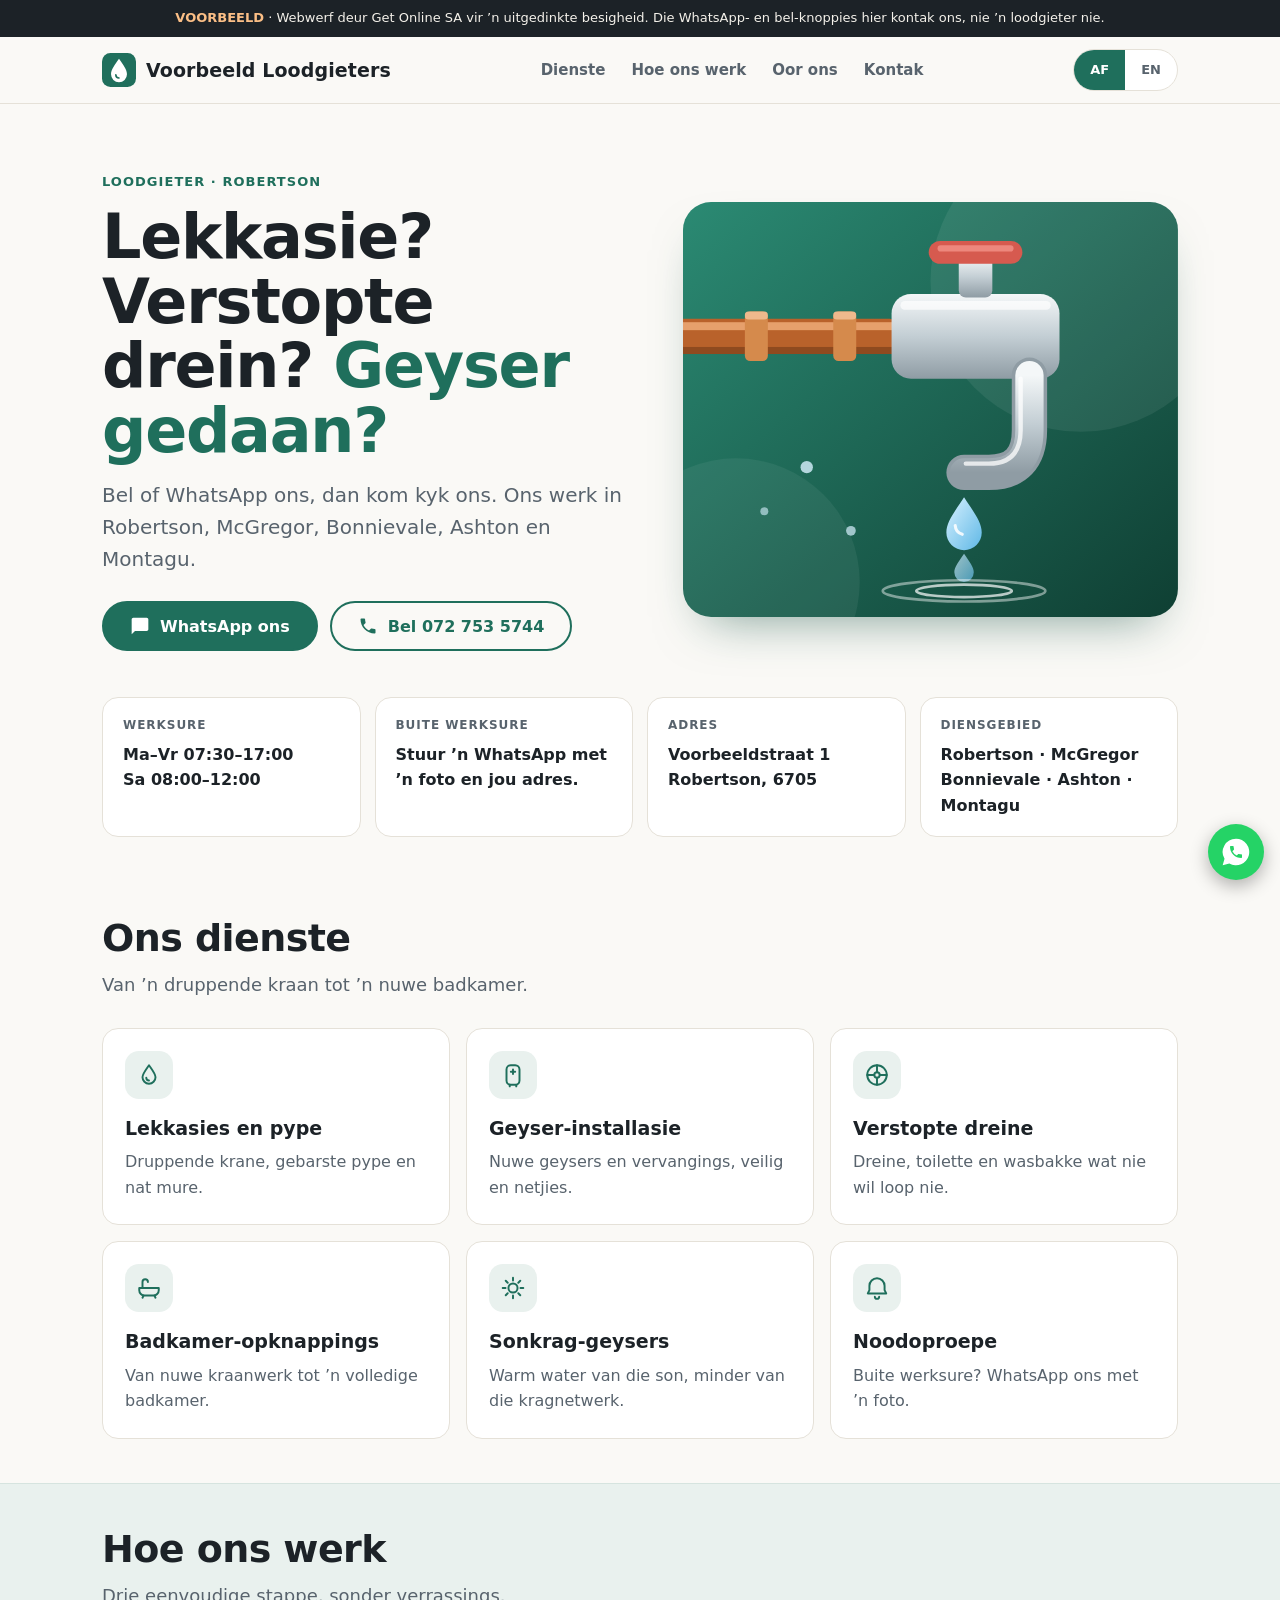
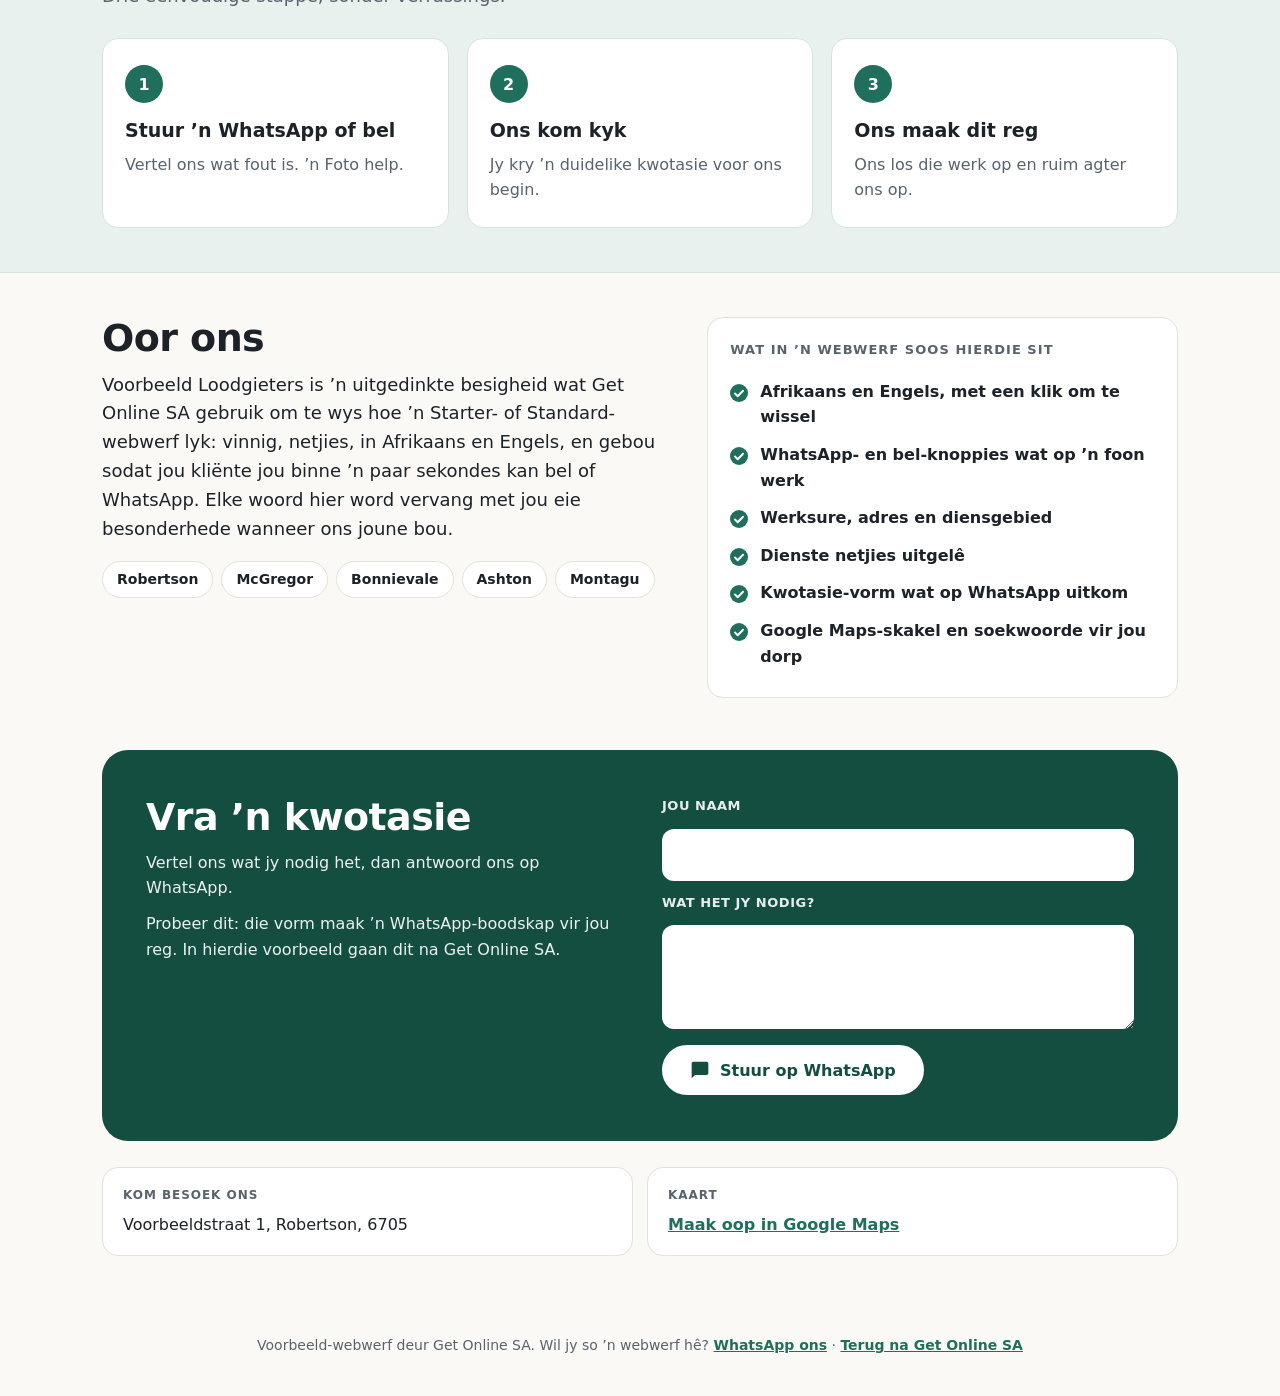
<file: voorbeeld/index.html>
<!doctype html>
<html lang="af" data-lang="af">
<head>
<meta charset="utf-8">
<meta name="viewport" content="width=device-width, initial-scale=1">
<meta name="robots" content="noindex, nofollow">
<meta name="theme-color" content="#1f6f5c">
<title>Voorbeeld Loodgieters · Robertson (voorbeeld-webwerf deur Get Online SA)</title>
<meta name="description" content="Voorbeeld-webwerf deur Get Online SA: 'n uitgedinkte loodgieter in Robertson. · Example website by Get Online SA: a made-up plumber in Robertson.">
<link rel="icon" href="data:image/svg+xml,%3Csvg xmlns='http://www.w3.org/2000/svg' viewBox='0 0 64 64'%3E%3Crect width='64' height='64' rx='14' fill='%231f6f5c'/%3E%3Cpath d='M32 12c8 12 14 19 14 28a14 14 0 0 1-28 0c0-9 6-16 14-28z' fill='%23fff'/%3E%3C/svg%3E">
<style>
:root{--accent:#1f6f5c;--accent-dark:#134e40;--accent-ink:#fff;--copper:#b9622b;--ink:#1c2227;--muted:#58636d;--bg:#faf9f6;--card:#fff;--line:#e5e1d8;--tint:#e9f1ee;--radius:16px}
*{box-sizing:border-box}
html{scroll-behavior:smooth;-webkit-text-size-adjust:100%}
body{margin:0;padding-bottom:78px;font:16px/1.6 system-ui,-apple-system,"Segoe UI",Roboto,Arial,sans-serif;color:var(--ink);background:var(--bg)}
html[data-lang="af"] .en,html[data-lang="en"] .af{display:none!important}
a{color:inherit}
.wrap{max-width:1120px;margin:0 auto;padding:0 22px}
.banner{background:#1c2227;color:#f4f1ea;font-size:13px;line-height:1.45;padding:9px 20px;text-align:center}
.banner b{color:#fbbf86}
header.top{position:sticky;top:0;z-index:20;background:rgba(250,249,246,.94);backdrop-filter:blur(8px);border-bottom:1px solid var(--line)}
.top .in{display:flex;align-items:center;justify-content:space-between;gap:14px;max-width:1120px;margin:0 auto;padding:12px 22px}
.brand{display:flex;align-items:center;gap:10px;font-weight:800;font-size:19px;letter-spacing:.1px;text-decoration:none}
.brand svg{width:34px;height:34px;flex:none}
nav.links{display:none;gap:26px;font-weight:600;font-size:15px}
nav.links a{text-decoration:none;color:var(--muted)}
nav.links a:hover{color:var(--accent)}
@media(min-width:860px){nav.links{display:flex}}
.lang{display:flex;border:1px solid var(--line);border-radius:999px;overflow:hidden;background:#fff;flex:none}
.lang button{border:0;background:transparent;padding:0 16px;min-height:40px;font:700 13px system-ui,sans-serif;color:var(--muted);cursor:pointer}
.lang button[aria-pressed="true"]{background:var(--accent);color:var(--accent-ink)}

.btn{display:inline-flex;align-items:center;justify-content:center;gap:10px;min-height:50px;padding:0 26px;border-radius:999px;font-weight:700;text-decoration:none;font-size:16px;border:2px solid var(--accent);font-family:inherit;cursor:pointer}
.btn.primary{background:var(--accent);color:var(--accent-ink)}
.btn.primary:hover{background:var(--accent-dark);border-color:var(--accent-dark)}
.btn.ghost{color:var(--accent);background:transparent}
.btn.light{background:#fff;color:var(--accent-dark);border-color:#fff}
.btn svg{width:20px;height:20px;fill:currentColor;flex:none}

/* hero */
.hero{display:grid;gap:34px;align-items:center;padding:46px 0 30px}
@media(min-width:900px){.hero{grid-template-columns:1.05fr .95fr;padding:64px 0 40px}}
.eyebrow{display:inline-block;font-size:13px;font-weight:800;letter-spacing:.08em;text-transform:uppercase;color:var(--accent)}
h1{font-size:clamp(36px,6.4vw,62px);line-height:1.04;margin:12px 0 16px;letter-spacing:-.02em}
h1 em{font-style:normal;color:var(--accent)}
.lead{font-size:clamp(17px,2.2vw,20px);color:var(--muted);max-width:560px;margin:0 0 26px}
.cta{display:flex;flex-wrap:wrap;gap:12px}
.art{border-radius:28px;overflow:hidden;box-shadow:0 24px 50px -24px rgba(19,78,64,.55)}
.art svg{display:block;width:100%;height:auto}

/* facts */
.facts{display:grid;gap:14px;padding:6px 0 36px}
@media(min-width:700px){.facts{grid-template-columns:repeat(2,1fr)}}
@media(min-width:1000px){.facts{grid-template-columns:repeat(4,1fr)}}
.fact{background:var(--card);border:1px solid var(--line);border-radius:var(--radius);padding:18px 20px}
.fact h3{margin:0 0 6px;font-size:12px;letter-spacing:.08em;text-transform:uppercase;color:var(--muted)}
.fact p{margin:0;font-weight:600}

section.block{padding:44px 0}
h2{font-size:clamp(26px,4.4vw,38px);line-height:1.15;margin:0 0 10px;letter-spacing:-.015em}
.sub{margin:0 0 28px;color:var(--muted);max-width:620px;font-size:18px}

/* services */
.grid{display:grid;gap:16px}
@media(min-width:640px){.grid{grid-template-columns:repeat(2,1fr)}}
@media(min-width:960px){.grid{grid-template-columns:repeat(3,1fr)}}
.svc{background:var(--card);border:1px solid var(--line);border-radius:var(--radius);padding:22px 22px 24px}
.svc .ic{width:48px;height:48px;border-radius:14px;background:var(--tint);color:var(--accent);display:grid;place-items:center;margin-bottom:14px}
.svc .ic svg{width:26px;height:26px;fill:none;stroke:currentColor;stroke-width:1.8;stroke-linecap:round;stroke-linejoin:round}
.svc h3{margin:0 0 6px;font-size:19px}
.svc p{margin:0;color:var(--muted)}

/* steps */
.band{background:var(--tint);border-top:1px solid #d6e4df;border-bottom:1px solid #d6e4df}
.steps{display:grid;gap:18px;counter-reset:s}
@media(min-width:800px){.steps{grid-template-columns:repeat(3,1fr)}}
.step{position:relative;background:#fff;border-radius:var(--radius);padding:26px 22px 24px;border:1px solid #d6e4df}
.step::before{counter-increment:s;content:counter(s);display:grid;place-items:center;width:38px;height:38px;border-radius:50%;background:var(--accent);color:#fff;font-weight:800;margin-bottom:12px}
.step h3{margin:0 0 6px;font-size:19px}
.step p{margin:0;color:var(--muted)}

/* about */
.two{display:grid;gap:30px;align-items:start}
@media(min-width:900px){.two{grid-template-columns:1.1fr .9fr}}
.about{font-size:18px;margin:0 0 18px;max-width:640px}
.areas{display:flex;flex-wrap:wrap;gap:8px;margin:0;padding:0;list-style:none}
.areas li{background:#fff;border:1px solid var(--line);border-radius:999px;padding:6px 14px;font-weight:600;font-size:14px}
.ticks{margin:0;padding:22px 22px;background:var(--card);border:1px solid var(--line);border-radius:var(--radius);list-style:none}
.ticks h3{margin:0 0 12px;font-size:13px;letter-spacing:.08em;text-transform:uppercase;color:var(--muted)}
.ticks li{position:relative;padding:6px 0 6px 30px;font-weight:600}
.ticks li::before{content:"";position:absolute;left:0;top:11px;width:18px;height:18px;border-radius:50%;background:var(--accent) url("data:image/svg+xml,%3Csvg xmlns='http://www.w3.org/2000/svg' viewBox='0 0 18 18'%3E%3Cpath d='M5 9.5l2.7 2.7L13 6.8' fill='none' stroke='%23fff' stroke-width='2' stroke-linecap='round' stroke-linejoin='round'/%3E%3C/svg%3E") center/18px no-repeat}

/* contact */
.quote{background:var(--accent-dark);color:#fff;border-radius:26px;padding:34px 24px;display:grid;gap:26px}
@media(min-width:900px){.quote{grid-template-columns:1fr 1fr;padding:46px 44px;gap:44px}}
.quote h2{color:#fff}
.quote p{margin:0 0 10px;opacity:.92}
form.q{display:grid;gap:12px}
form.q label{font-size:13px;font-weight:700;letter-spacing:.04em;text-transform:uppercase;opacity:.9}
form.q input,form.q textarea{width:100%;border:0;border-radius:12px;padding:13px 14px;font:inherit;color:var(--ink);background:#fff}
form.q textarea{min-height:104px;resize:vertical}
form.q .btn{justify-self:start;margin-top:4px}
.find{margin-top:26px;display:grid;gap:14px}
@media(min-width:800px){.find{grid-template-columns:1fr 1fr}}
.find .fact p{font-weight:500}

footer{padding:34px 22px 40px;text-align:center;font-size:14px;color:var(--muted)}
footer a{color:var(--accent);font-weight:700}
.bar{position:fixed;left:0;right:0;bottom:0;display:flex;gap:10px;padding:10px 14px;background:rgba(255,255,255,.96);border-top:1px solid var(--line);z-index:30}
.bar .btn{flex:1;padding:0 12px}
@media(min-width:800px){.bar{display:none}body{padding-bottom:0}}
.wa-float{position:fixed;right:16px;bottom:calc(84px + env(safe-area-inset-bottom));width:56px;height:56px;border-radius:50%;background:#25d366;display:grid;place-items:center;box-shadow:0 6px 18px rgba(0,0,0,.3);z-index:40;text-decoration:none}
.wa-float svg{width:32px;height:32px;fill:#fff}
@media(min-width:800px){.wa-float{bottom:calc(20px + env(safe-area-inset-bottom))}}
</style>
</head>
<body>

<div class="banner"><span class="af"><b>VOORBEELD</b> · Webwerf deur Get Online SA vir ’n uitgedinkte besigheid. Die WhatsApp- en bel-knoppies hier kontak ons, nie ’n loodgieter nie.</span><span class="en"><b>EXAMPLE</b> · Website by Get Online SA for a made-up business. The WhatsApp and call buttons here contact us, not a plumber.</span></div>

<header class="top">
  <div class="in">
    <a class="brand" href="#top" aria-label="Voorbeeld Loodgieters">
      <svg viewBox="0 0 64 64" aria-hidden="true"><rect width="64" height="64" rx="16" fill="#1f6f5c"/><path d="M32 11c8.5 12.5 15 20 15 29a15 15 0 0 1-30 0c0-9 6.5-16.500 15-29z" fill="#fff"/><path d="M26 41a6 6 0 0 0 6 6" fill="none" stroke="#1f6f5c" stroke-width="3" stroke-linecap="round"/></svg>
      <span>Voorbeeld Loodgieters</span>
    </a>
    <nav class="links" aria-label="Menu">
      <a href="#dienste"><span class="af">Dienste</span><span class="en">Services</span></a>
      <a href="#hoe"><span class="af">Hoe ons werk</span><span class="en">How we work</span></a>
      <a href="#oor"><span class="af">Oor ons</span><span class="en">About</span></a>
      <a href="#kontak"><span class="af">Kontak</span><span class="en">Contact</span></a>
    </nav>
    <div class="lang" role="group" aria-label="Taal / Language">
      <button type="button" data-l="af" aria-pressed="true">AF</button>
      <button type="button" data-l="en" aria-pressed="false">EN</button>
    </div>
  </div>
</header>

<main id="top">
<div class="wrap">

  <section class="hero">
    <div>
      <span class="eyebrow"><span class="af">Loodgieter</span><span class="en">Plumber</span> · Robertson</span>
      <h1><span class="af">Lekkasie? Verstopte drein? <em>Geyser gedaan?</em></span><span class="en">Leak? Blocked drain? <em>Geyser gone?</em></span></h1>
      <p class="lead"><span class="af">Bel of WhatsApp ons, dan kom kyk ons. Ons werk in Robertson, McGregor, Bonnievale, Ashton en Montagu.</span><span class="en">Call or WhatsApp us and we will come and have a look. We work in Robertson, McGregor, Bonnievale, Ashton and Montagu.</span></p>
      <div class="cta">
        <a class="btn primary" data-wa="hero" href="#">
          <svg viewBox="0 0 24 24" aria-hidden="true"><path d="M20 2H4c-1.1 0-2 .9-2 2v18l4-4h14c1.1 0 2-.9 2-2V4c0-1.1-.9-2-2-2z"/></svg>
          <span class="af">WhatsApp ons</span><span class="en">WhatsApp us</span>
        </a>
        <a class="btn ghost" href="tel:+27727535744">
          <svg viewBox="0 0 24 24" aria-hidden="true"><path d="M6.62 10.79c1.44 2.83 3.76 5.14 6.59 6.59l2.2-2.2c.27-.27.67-.36 1.02-.24 1.12.37 2.33.57 3.57.57.55 0 1 .45 1 1V20c0 .55-.45 1-1 1-9.39 0-17-7.61-17-17 0-.55.45-1 1-1h3.5c.55 0 1 .45 1 1 0 1.25.2 2.45.57 3.57.11.35.03.74-.25 1.02l-2.2 2.2z"/></svg>
          <span class="af">Bel 072 753 5744</span><span class="en">Call 072 753 5744</span>
        </a>
      </div>
    </div>

    <div class="art" aria-hidden="true">
      <svg viewBox="0 0 560 470" role="img">
        <defs>
          <linearGradient id="bg" x1="0" y1="0" x2="1" y2="1"><stop offset="0" stop-color="#2b8a73"/><stop offset="1" stop-color="#0f3f33"/></linearGradient>
          <linearGradient id="chrome" x1="0" y1="0" x2="0" y2="1"><stop offset="0" stop-color="#f4f7f8"/><stop offset=".5" stop-color="#c3ced4"/><stop offset="1" stop-color="#8f9ca4"/></linearGradient>
          <linearGradient id="drop" x1="0" y1="0" x2="1" y2="1"><stop offset="0" stop-color="#d8f1ff"/><stop offset="1" stop-color="#5fb8e6"/></linearGradient>
        </defs>
        <rect width="560" height="470" fill="url(#bg)"/>
        <circle cx="450" cy="90" r="170" fill="#fff" opacity=".07"/>
        <circle cx="60" cy="430" r="140" fill="#fff" opacity=".06"/>
        <!-- copper pipe, left -->
        <g>
          <rect x="-10" y="132" width="250" height="40" rx="6" fill="#b9622b"/>
          <rect x="-10" y="136" width="250" height="9" fill="#e6a06c"/>
          <rect x="-10" y="164" width="250" height="8" fill="#8f4a1f"/>
          <rect x="70" y="124" width="26" height="56" rx="6" fill="#d58a4c"/>
          <rect x="70" y="124" width="26" height="9" rx="4" fill="#efb98c"/>
          <rect x="170" y="124" width="26" height="56" rx="6" fill="#d58a4c"/>
          <rect x="170" y="124" width="26" height="9" rx="4" fill="#efb98c"/>
        </g>
        <!-- tap body -->
        <rect x="236" y="104" width="190" height="96" rx="22" fill="url(#chrome)"/>
        <rect x="246" y="112" width="170" height="10" rx="5" fill="#fff" opacity=".7"/>
        <!-- handle -->
        <rect x="312" y="62" width="38" height="46" rx="8" fill="url(#chrome)"/>
        <rect x="278" y="44" width="106" height="26" rx="13" fill="#d65a4f"/>
        <rect x="288" y="49" width="86" height="7" rx="3.500" fill="#f08c82" opacity=".9"/>
        <!-- spout -->
        <path d="M392 196 V258 Q392 306 346 306 H318" fill="none" stroke="#8f9ca4" stroke-width="40" stroke-linecap="round" stroke-linejoin="round"/>
        <path d="M392 196 V258 Q392 306 346 306 H318" fill="none" stroke="url(#chrome)" stroke-width="32" stroke-linecap="round" stroke-linejoin="round"/>
        <path d="M382 200 V258 Q382 296 346 296 H320" fill="none" stroke="#fff" stroke-width="5" stroke-linecap="round" opacity=".75"/>
        <!-- water -->
        <path d="M318 334c11 17 20 28 20 40a20 20 0 0 1-40 0c0-12 9-23 20-40z" fill="url(#drop)"/>
        <path d="M308 366a11 11 0 0 0 8 10" fill="none" stroke="#fff" stroke-width="3.500" stroke-linecap="round" opacity=".85"/>
        <path d="M318 398c6 9 11 15 11 21a11 11 0 0 1-22 0c0-6 5-12 11-21z" fill="url(#drop)" opacity=".7"/>
        <ellipse cx="318" cy="440" rx="92" ry="12" fill="none" stroke="#fff" stroke-width="3" opacity=".45"/>
        <ellipse cx="318" cy="440" rx="54" ry="7" fill="none" stroke="#fff" stroke-width="3" opacity=".7"/>
        <!-- small stars of water -->
        <circle cx="140" cy="300" r="7" fill="#d8f1ff" opacity=".8"/>
        <circle cx="92" cy="350" r="4.500" fill="#d8f1ff" opacity=".6"/>
        <circle cx="190" cy="372" r="5.500" fill="#d8f1ff" opacity=".7"/>
      </svg>
    </div>
  </section>

  <div class="facts">
    <div class="fact"><h3><span class="af">Werksure</span><span class="en">Opening hours</span></h3><p><span class="af">Ma–Vr 07:30–17:00<br>Sa 08:00–12:00</span><span class="en">Mon–Fri 07:30–17:00<br>Sat 08:00–12:00</span></p></div>
    <div class="fact"><h3><span class="af">Buite werksure</span><span class="en">After hours</span></h3><p><span class="af">Stuur ’n WhatsApp met ’n foto en jou adres.</span><span class="en">Send a WhatsApp with a photo and your address.</span></p></div>
    <div class="fact"><h3><span class="af">Adres</span><span class="en">Address</span></h3><p>Voorbeeldstraat 1<br>Robertson, 6705</p></div>
    <div class="fact"><h3><span class="af">Diensgebied</span><span class="en">Area we serve</span></h3><p>Robertson · McGregor<br>Bonnievale · Ashton · Montagu</p></div>
  </div>

  <section class="block" id="dienste">
    <h2><span class="af">Ons dienste</span><span class="en">Our services</span></h2>
    <p class="sub"><span class="af">Van ’n druppende kraan tot ’n nuwe badkamer.</span><span class="en">From a dripping tap to a new bathroom.</span></p>
    <div class="grid">
      <div class="svc"><div class="ic"><svg viewBox="0 0 24 24"><path d="M12 3c3.500 5 6 8 6 11a6 6 0 0 1-12 0c0-3 2.500-6 6-11z"/><path d="M9.500 14.500a2.500 2.500 0 0 0 2.500 2.500"/></svg></div>
        <h3><span class="af">Lekkasies en pype</span><span class="en">Leaks and pipes</span></h3>
        <p><span class="af">Druppende krane, gebarste pype en nat mure.</span><span class="en">Dripping taps, burst pipes and damp walls.</span></p></div>
      <div class="svc"><div class="ic"><svg viewBox="0 0 24 24"><rect x="6" y="3" width="12" height="18" rx="4"/><path d="M12 7v4M10 9h4"/><path d="M9 21v1.500M15 21v1.500"/></svg></div>
        <h3><span class="af">Geyser-installasie</span><span class="en">Geyser installation</span></h3>
        <p><span class="af">Nuwe geysers en vervangings, veilig en netjies.</span><span class="en">New and replacement geysers, safe and tidy.</span></p></div>
      <div class="svc"><div class="ic"><svg viewBox="0 0 24 24"><circle cx="12" cy="12" r="9"/><circle cx="12" cy="12" r="2.500"/><path d="M12 3v6.500M12 14.500V21M3 12h6.500M14.500 12H21"/></svg></div>
        <h3><span class="af">Verstopte dreine</span><span class="en">Blocked drains</span></h3>
        <p><span class="af">Dreine, toilette en wasbakke wat nie wil loop nie.</span><span class="en">Drains, toilets and basins that will not clear.</span></p></div>
      <div class="svc"><div class="ic"><svg viewBox="0 0 24 24"><path d="M3 12h18v2a5 5 0 0 1-5 5H8a5 5 0 0 1-5-5z"/><path d="M6 12V6.500A2.500 2.500 0 0 1 8.500 4 2.500 2.500 0 0 1 11 6.500"/><path d="M7 19l-1 2M17 19l1 2"/></svg></div>
        <h3><span class="af">Badkamer-opknappings</span><span class="en">Bathroom renovations</span></h3>
        <p><span class="af">Van nuwe kraanwerk tot ’n volledige badkamer.</span><span class="en">From new taps to a complete bathroom.</span></p></div>
      <div class="svc"><div class="ic"><svg viewBox="0 0 24 24"><circle cx="12" cy="12" r="4.200"/><path d="M12 2.500v2.600M12 18.900v2.600M2.500 12h2.600M18.900 12h2.600M5.300 5.300l1.800 1.800M16.900 16.900l1.800 1.800M5.300 18.700l1.800-1.800M16.900 7.100l1.800-1.800"/></svg></div>
        <h3><span class="af">Sonkrag-geysers</span><span class="en">Solar geysers</span></h3>
        <p><span class="af">Warm water van die son, minder van die kragnetwerk.</span><span class="en">Hot water from the sun, less from the grid.</span></p></div>
      <div class="svc"><div class="ic"><svg viewBox="0 0 24 24"><path d="M12 3a7 7 0 0 0-7 7v4l-1.500 3h17L19 14v-4a7 7 0 0 0-7-7z"/><path d="M10 20a2 2 0 0 0 4 0"/></svg></div>
        <h3><span class="af">Noodoproepe</span><span class="en">Emergency call-outs</span></h3>
        <p><span class="af">Buite werksure? WhatsApp ons met ’n foto.</span><span class="en">After hours? WhatsApp us with a photo.</span></p></div>
    </div>
  </section>

</div>

<div class="band">
<div class="wrap">
  <section class="block" id="hoe">
    <h2><span class="af">Hoe ons werk</span><span class="en">How we work</span></h2>
    <p class="sub"><span class="af">Drie eenvoudige stappe, sonder verrassings.</span><span class="en">Three simple steps, no surprises.</span></p>
    <div class="steps">
      <div class="step"><h3><span class="af">Stuur ’n WhatsApp of bel</span><span class="en">WhatsApp or call us</span></h3><p><span class="af">Vertel ons wat fout is. ’n Foto help.</span><span class="en">Tell us what is wrong. A photo helps.</span></p></div>
      <div class="step"><h3><span class="af">Ons kom kyk</span><span class="en">We come and look</span></h3><p><span class="af">Jy kry ’n duidelike kwotasie voor ons begin.</span><span class="en">You get a clear quote before we start.</span></p></div>
      <div class="step"><h3><span class="af">Ons maak dit reg</span><span class="en">We fix it</span></h3><p><span class="af">Ons los die werk op en ruim agter ons op.</span><span class="en">We do the job and clean up after ourselves.</span></p></div>
    </div>
  </section>
</div>
</div>

<div class="wrap">

  <section class="block" id="oor">
    <div class="two">
      <div>
        <h2><span class="af">Oor ons</span><span class="en">About us</span></h2>
        <p class="about"><span class="af">Voorbeeld Loodgieters is ’n uitgedinkte besigheid wat Get Online SA gebruik om te wys hoe ’n Starter- of Standard-webwerf lyk: vinnig, netjies, in Afrikaans en Engels, en gebou sodat jou kliënte jou binne ’n paar sekondes kan bel of WhatsApp. Elke woord hier word vervang met jou eie besonderhede wanneer ons joune bou.</span><span class="en">Voorbeeld Loodgieters is a made-up business that Get Online SA uses to show what a Starter or Standard website looks like: fast, tidy, in Afrikaans and English, and built so your customers can call or WhatsApp you within seconds. Every word here is replaced with your own details when we build yours.</span></p>
        <ul class="areas" aria-label="Diensgebied / Area">
          <li>Robertson</li><li>McGregor</li><li>Bonnievale</li><li>Ashton</li><li>Montagu</li>
        </ul>
      </div>
      <ul class="ticks">
        <h3><span class="af">Wat in ’n webwerf soos hierdie sit</span><span class="en">What a website like this includes</span></h3>
        <li><span class="af">Afrikaans en Engels, met een klik om te wissel</span><span class="en">Afrikaans and English, one click to switch</span></li>
        <li><span class="af">WhatsApp- en bel-knoppies wat op ’n foon werk</span><span class="en">WhatsApp and call buttons that work on a phone</span></li>
        <li><span class="af">Werksure, adres en diensgebied</span><span class="en">Opening hours, address and service area</span></li>
        <li><span class="af">Dienste netjies uitgelê</span><span class="en">Your services laid out clearly</span></li>
        <li><span class="af">Kwotasie-vorm wat op WhatsApp uitkom</span><span class="en">Quote form that lands on WhatsApp</span></li>
        <li><span class="af">Google Maps-skakel en soekwoorde vir jou dorp</span><span class="en">Google Maps link and local search basics</span></li>
      </ul>
    </div>
  </section>

  <section class="block" id="kontak" style="padding-top:8px">
    <div class="quote">
      <div>
        <h2><span class="af">Vra ’n kwotasie</span><span class="en">Request a quote</span></h2>
        <p><span class="af">Vertel ons wat jy nodig het, dan antwoord ons op WhatsApp.</span><span class="en">Tell us what you need and we will reply on WhatsApp.</span></p>
        <p><span class="af">Probeer dit: die vorm maak ’n WhatsApp-boodskap vir jou reg. In hierdie voorbeeld gaan dit na Get Online SA.</span><span class="en">Try it: the form prepares a WhatsApp message for you. In this example it goes to Get Online SA.</span></p>
      </div>
      <form class="q" id="qf" novalidate>
        <label for="n"><span class="af">Jou naam</span><span class="en">Your name</span></label>
        <input id="n" name="n" autocomplete="name">
        <label for="d"><span class="af">Wat het jy nodig?</span><span class="en">What do you need?</span></label>
        <textarea id="d" name="d"></textarea>
        <button class="btn light" type="submit">
          <svg viewBox="0 0 24 24" aria-hidden="true"><path d="M20 2H4c-1.1 0-2 .9-2 2v18l4-4h14c1.1 0 2-.9 2-2V4c0-1.1-.9-2-2-2z"/></svg>
          <span class="af">Stuur op WhatsApp</span><span class="en">Send on WhatsApp</span>
        </button>
      </form>
    </div>

    <div class="find">
      <div class="fact"><h3><span class="af">Kom besoek ons</span><span class="en">Find us</span></h3><p>Voorbeeldstraat 1, Robertson, 6705</p></div>
      <div class="fact"><h3><span class="af">Kaart</span><span class="en">Map</span></h3><p><a href="https://www.google.com/maps/search/?api=1&amp;query=Robertson%2C+Western+Cape" target="_blank" rel="noopener" style="color:var(--accent);font-weight:700"><span class="af">Maak oop in Google Maps</span><span class="en">Open in Google Maps</span></a></p></div>
    </div>
  </section>

</div>
</main>

<footer>
  <span class="af">Voorbeeld-webwerf deur Get Online SA. Wil jy so ’n webwerf hê?</span><span class="en">Example website by Get Online SA. Want a website like this?</span>
  <a data-wa="agency" href="#"><span class="af">WhatsApp ons</span><span class="en">WhatsApp us</span></a>
  · <a href="../"><span class="af">Terug na Get Online SA</span><span class="en">Back to Get Online SA</span></a>
</footer>

<div class="bar">
  <a class="btn primary" data-wa="hero" href="#">WhatsApp</a>
  <a class="btn ghost" href="tel:+27727535744"><span class="af">Bel</span><span class="en">Call</span></a>
</div>

<a class="wa-float" data-wa="agency" href="#" aria-label="Chat to us on WhatsApp"><svg viewBox="0 0 24 24" aria-hidden="true"><path d="M12 2a10 10 0 0 0-8.6 15.1L2 22l5-1.3A10 10 0 1 0 12 2z"/><path fill="#25d366" transform="translate(6 6) scale(.5)" d="M6.62 10.79a15.05 15.05 0 0 0 6.59 6.59l2.2-2.2a1 1 0 0 1 1.02-.24c1.12.37 2.33.57 3.57.57a1 1 0 0 1 1 1V20a1 1 0 0 1-1 1A17 17 0 0 1 3 4a1 1 0 0 1 1-1h3.5a1 1 0 0 1 1 1c0 1.25.2 2.45.57 3.57a1 1 0 0 1-.25 1.02l-2.2 2.2z"/></svg></a>

<script>
(function(){
  var root = document.documentElement;
  var AGENCY = "27727535744";   /* Get Online SA WhatsApp: every contact button in this example messages us */
  var MSG = {
    hero:   { af: "Hallo, ek het die Voorbeeld Loodgieters-webwerf gesien en wil graag so 'n webwerf vir my besigheid hê.", en: "Hi, I saw the Voorbeeld Loodgieters example website and would like a website like it for my business." },
    agency: { af: "Hallo, ek het die Voorbeeld Loodgieters-webwerf gesien en wil graag meer weet.", en: "Hi, I saw the Voorbeeld Loodgieters example website and would like to know more." }
  };
  function wa(text){ return "https://wa.me/" + AGENCY + "?text=" + encodeURIComponent(text); }
  function setLang(l){
    root.setAttribute("data-lang", l); root.setAttribute("lang", l);
    document.querySelectorAll(".lang button").forEach(function(b){ b.setAttribute("aria-pressed", b.getAttribute("data-l") === l ? "true" : "false"); });
    document.querySelectorAll("[data-wa]").forEach(function(a){ var m = MSG[a.getAttribute("data-wa")]; a.href = wa(m[l]); a.target = "_blank"; a.rel = "noopener"; });
  }
  document.querySelectorAll(".lang button").forEach(function(b){ b.addEventListener("click", function(){ setLang(b.getAttribute("data-l")); }); });
  var qs = new URLSearchParams(location.search).get("lang");
  setLang(qs === "en" ? "en" : "af");
  document.getElementById("qf").addEventListener("submit", function(e){
    e.preventDefault();
    var l = root.getAttribute("data-lang") === "en" ? "en" : "af";
    var n = document.getElementById("n").value.trim(), d = document.getElementById("d").value.trim();
    var t = l === "af"
      ? "Hallo, ek het die Voorbeeld Loodgieters-webwerf gesien. " + (n ? "My naam is " + n + ". " : "") + (d ? "Ek wil graag hê: " + d : "Ek wil graag so 'n webwerf hê.")
      : "Hi, I saw the Voorbeeld Loodgieters example website. " + (n ? "My name is " + n + ". " : "") + (d ? "I would like: " + d : "I would like a website like this.");
    window.open(wa(t), "_blank", "noopener");
  });
})();
</script>
</body>
</html>
</file>
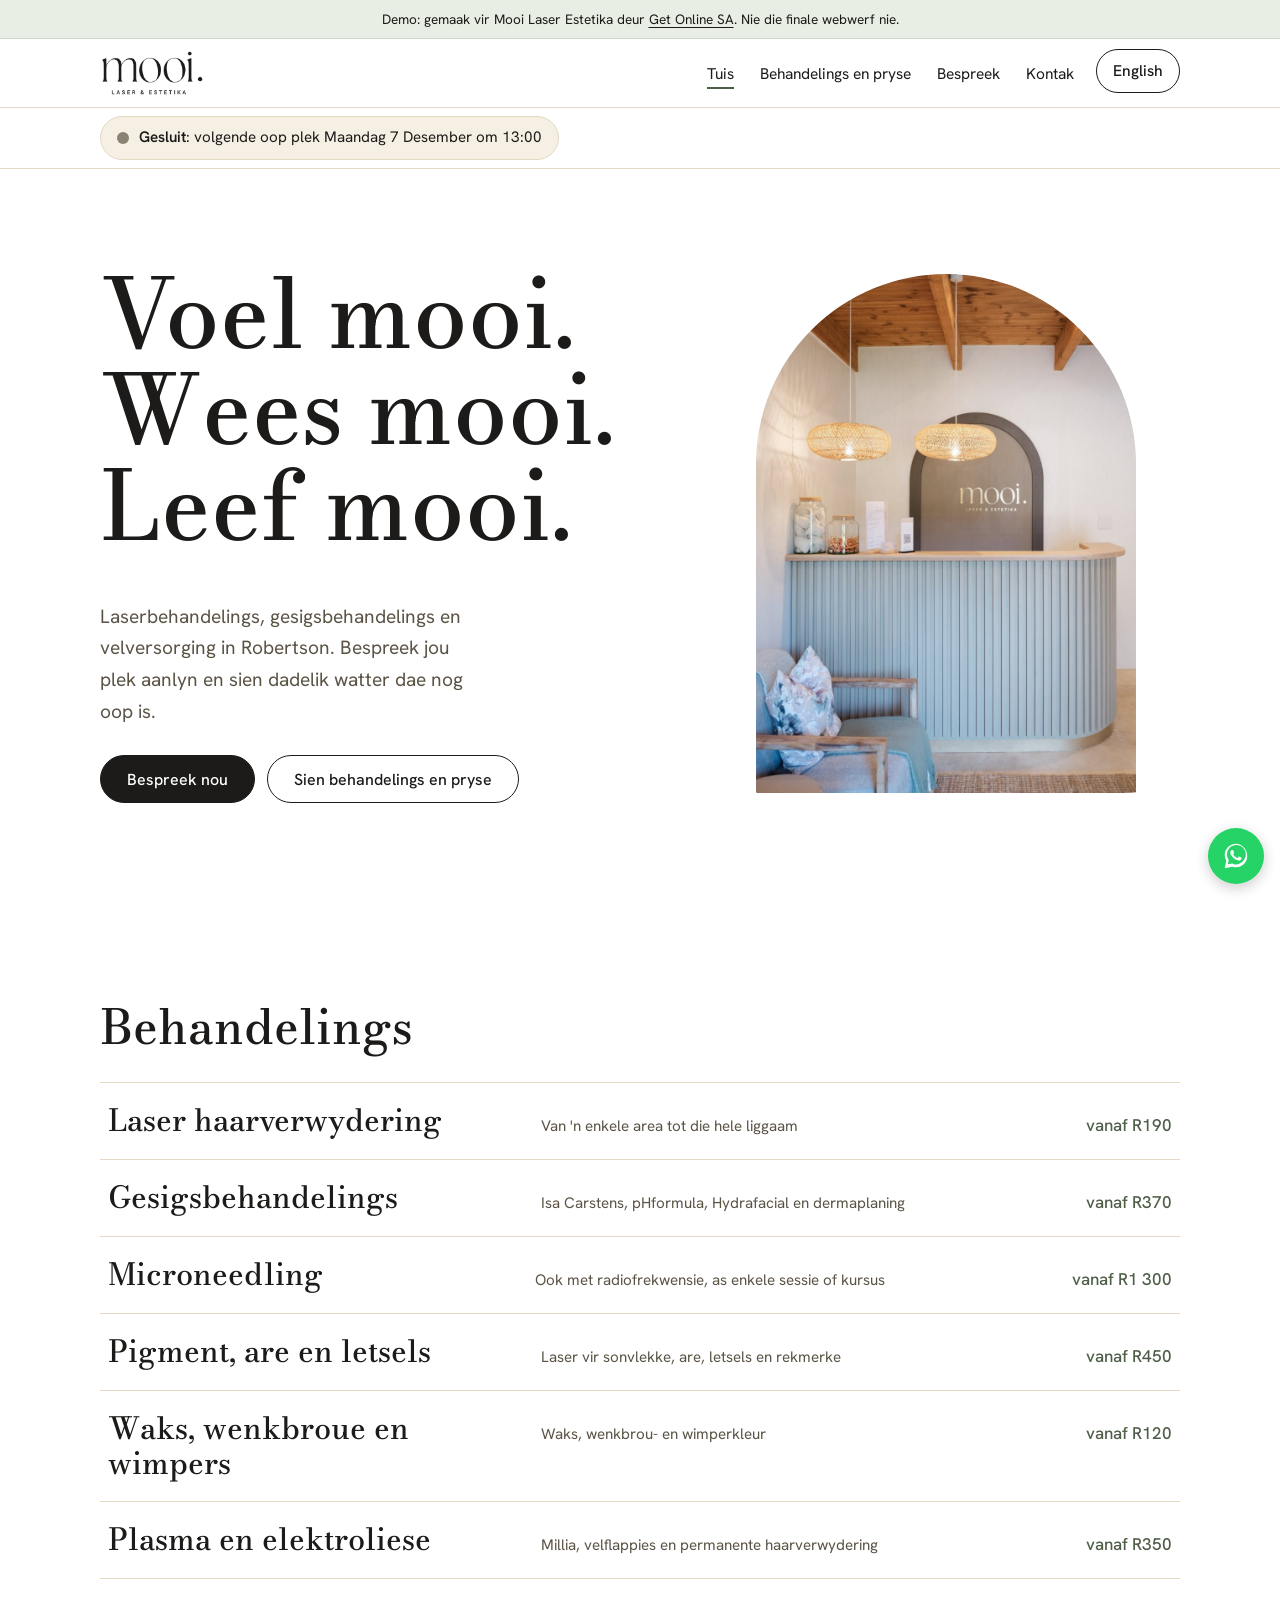
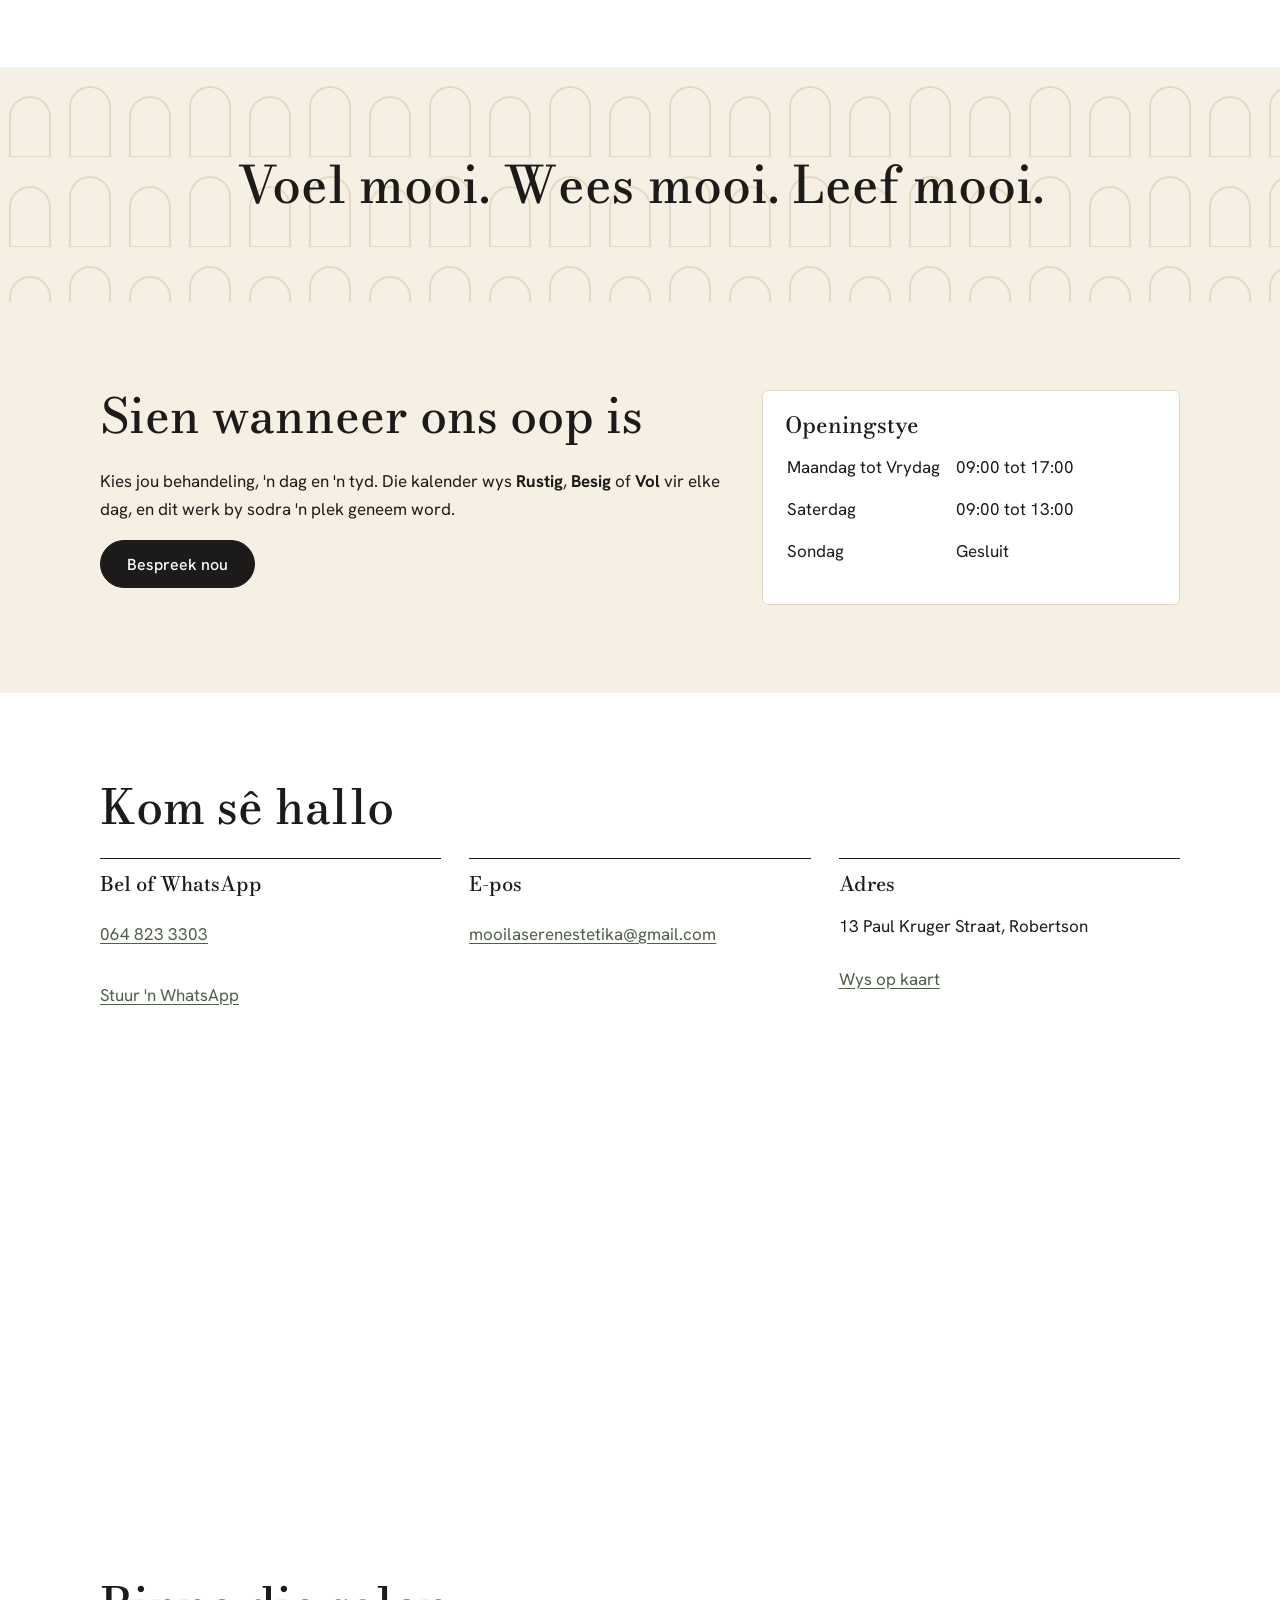
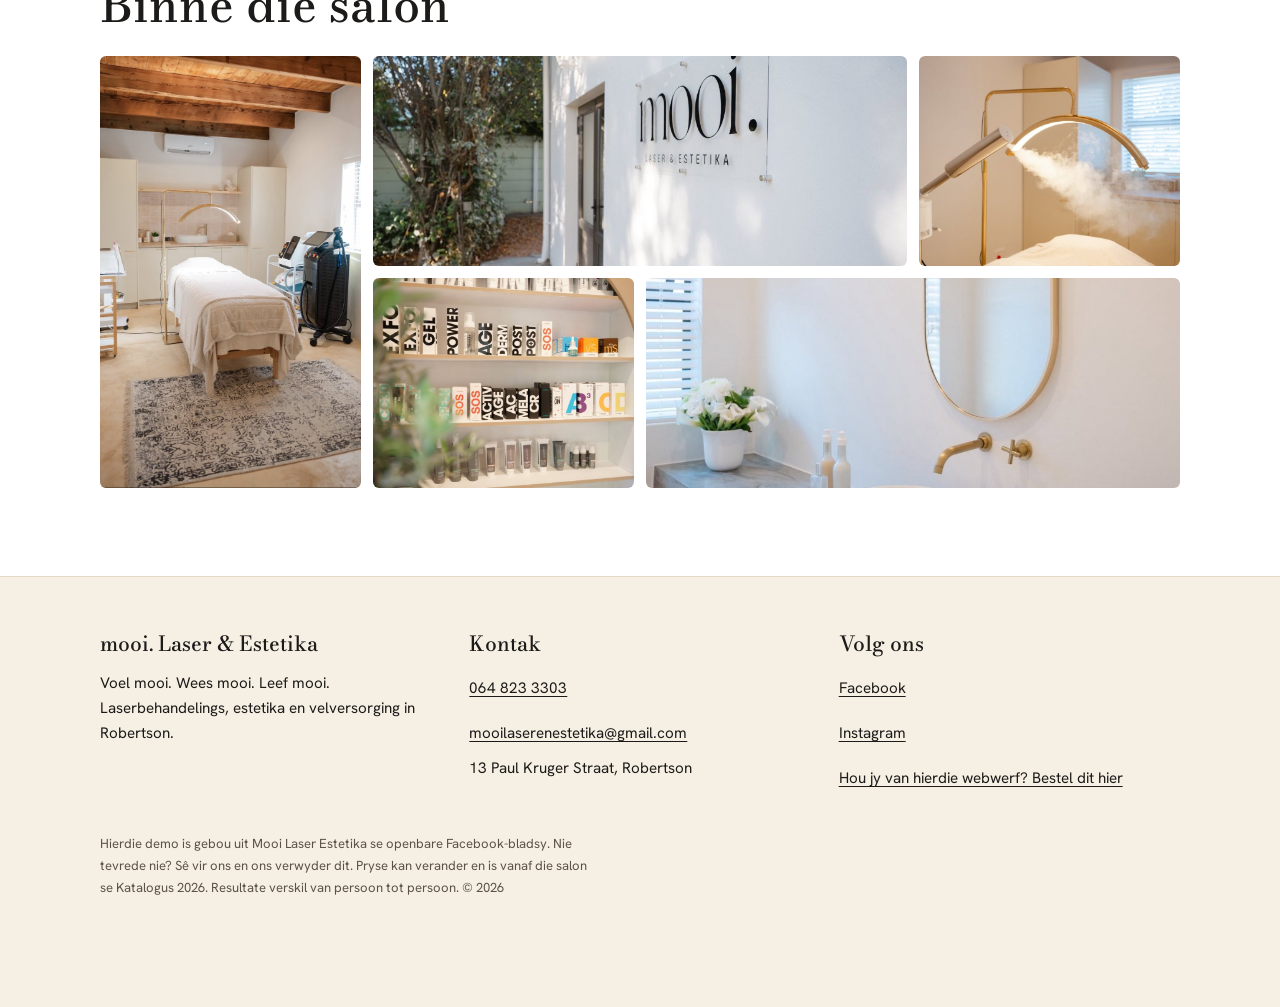
<file: demo/mooi-laser-estetika/index.html>
<!doctype html>
<html lang="af">
<head>
<meta charset="utf-8">
<meta name="viewport" content="width=device-width,initial-scale=1">
<title>Laser en Estetika in Robertson | Mooi Laser Estetika</title>
<meta name="description" content="Laserhaarverwydering, gesigsbehandelings, microneedling, pigment- en letselbehandeling en waks in Robertson. Bespreek aanlyn en sien watter dae nog plek het.">
<meta name="robots" content="noindex, nofollow">
<link rel="canonical" href="https://getonlinesa.co.za/demo/mooi-laser-estetika/">
<link rel="alternate" hreflang="af" href="https://getonlinesa.co.za/demo/mooi-laser-estetika/">
<link rel="alternate" hreflang="en" href="https://getonlinesa.co.za/demo/mooi-laser-estetika/en/index.html">
<meta property="og:title" content="Laser en Estetika in Robertson | Mooi Laser Estetika">
<meta property="og:description" content="Laserhaarverwydering, gesigsbehandelings, microneedling, pigment- en letselbehandeling en waks in Robertson. Bespreek aanlyn en sien watter dae nog plek het.">
<meta property="og:locale" content="af_ZA">
<meta property="og:type" content="website">
<meta property="og:url" content="https://getonlinesa.co.za/demo/mooi-laser-estetika/">
<meta name="twitter:card" content="summary">
<meta name="twitter:title" content="Laser en Estetika in Robertson | Mooi Laser Estetika">
<meta name="twitter:description" content="Laserhaarverwydering, gesigsbehandelings, microneedling, pigment- en letselbehandeling en waks in Robertson. Bespreek aanlyn en sien watter dae nog plek het.">
<meta property="og:image" content="https://getonlinesa.co.za/demo/mooi-laser-estetika/assets/img/logo-square.jpg">
<meta name="twitter:image" content="https://getonlinesa.co.za/demo/mooi-laser-estetika/assets/img/logo-square.jpg">
<link rel="icon" type="image/png" href="assets/img/favicon.png">
<link rel="apple-touch-icon" href="assets/img/apple-touch-icon.png">
<link rel="preconnect" href="https://fonts.googleapis.com"><link rel="preconnect" href="https://fonts.gstatic.com" crossorigin>
<link href="https://fonts.googleapis.com/css2?family=Bodoni+Moda:opsz,wght@6..96,400..600&family=Hanken+Grotesk:wght@400;500;600&display=swap" rel="stylesheet">
<link rel="stylesheet" href="css/styles.css">
<script type="application/ld+json">{"@context": "https://schema.org", "@type": "HealthAndBeautyBusiness", "name": "Mooi Laser Estetika", "url": "https://getonlinesa.co.za/demo/mooi-laser-estetika/", "telephone": "+27648233303", "email": "mooilaserenestetika@gmail.com", "address": {"@type": "PostalAddress", "streetAddress": "13 Paul Kruger Straat", "addressLocality": "Robertson", "addressRegion": "Western Cape", "addressCountry": "ZA"}, "areaServed": [{"@type": "City", "name": "Robertson"}, {"@type": "City", "name": "McGregor"}, {"@type": "City", "name": "Montagu"}, {"@type": "City", "name": "Bonnievale"}, {"@type": "City", "name": "Ashton"}, {"@type": "City", "name": "Worcester"}], "sameAs": ["https://www.facebook.com/profile.php?id=61575269173028", "https://www.instagram.com/mooi_laser_en_estetika"]}</script>
</head>
<body>
<a class="skip" href="#main">Spring na inhoud</a>
<div class="demo-bar">Demo: gemaak vir Mooi Laser Estetika deur <a href="https://getonlinesa.co.za">Get Online SA</a>. Nie die finale webwerf nie.</div>
<header class="site"><div class="wrap bar">
<a class="logo" href="index.html" aria-label="Mooi Laser Estetika, tuisblad"><img src="assets/img/logo.png" width="104" height="46" alt="mooi. Laser &amp; Estetika"></a>
<nav aria-label="Hoofkieslys"><ul>
<li><a href="index.html">Tuis</a></li><li><a href="pryse.html">Behandelings en pryse</a></li><li><a href="bespreek.html">Bespreek</a></li><li><a href="index.html#kontak">Kontak</a></li><li><a class="lang" href="en/index.html" hreflang="en" lang="en">English</a></li>
</ul></nav></div></header>
<div class="bar-status"><div class="wrap"><div class="status" data-live-status role="status" aria-live="polite"></div></div></div>
<main id="main">

<section class="hero"><div class="wrap hero-grid"><div>
<h1><span>Voel mooi.</span><span>Wees mooi.</span><span>Leef mooi.</span></h1>
<p class="lead">Laserbehandelings, gesigsbehandelings en velversorging in Robertson. Bespreek jou plek aanlyn en sien dadelik watter dae nog oop is.</p>
<div class="actions"><a class="btn" href="bespreek.html">Bespreek nou</a><a class="btn ghost" href="pryse.html">Sien behandelings en pryse</a></div>
</div><figure class="hero-photo"><img src="assets/img/reception.jpg" width="906" height="1238" alt="Ontvangs by Mooi Laser Estetika met die boogvormige mooi. uithangbord" fetchpriority="high"></figure></div></section>

<section class="block"><div class="wrap">
<h2>Behandelings</h2>
<ul class="svc">
<li><a href="pryse.html#laserhaar"><span class="n">Laser haarverwydering</span><span class="d">Van 'n enkele area tot die hele liggaam</span><span class="p">vanaf R190</span></a></li>
<li><a href="pryse.html#gesig"><span class="n">Gesigsbehandelings</span><span class="d">Isa Carstens, pHformula, Hydrafacial en dermaplaning</span><span class="p">vanaf R370</span></a></li>
<li><a href="pryse.html#naald"><span class="n">Microneedling</span><span class="d">Ook met radiofrekwensie, as enkele sessie of kursus</span><span class="p">vanaf R1 300</span></a></li>
<li><a href="pryse.html#pigment"><span class="n">Pigment, are en letsels</span><span class="d">Laser vir sonvlekke, are, letsels en rekmerke</span><span class="p">vanaf R450</span></a></li>
<li><a href="pryse.html#waks"><span class="n">Waks, wenkbroue en wimpers</span><span class="d">Waks, wenkbrou- en wimperkleur</span><span class="p">vanaf R120</span></a></li>
<li><a href="pryse.html#plasma"><span class="n">Plasma en elektroliese</span><span class="d">Millia, velflappies en permanente haarverwydering</span><span class="p">vanaf R350</span></a></li>
</ul>
</div></section>

<div class="band" aria-hidden="true"><span>Voel mooi. Wees mooi. Leef mooi.</span></div>

<section class="block sand"><div class="wrap">
<div class="book-grid"><div>
<h2>Sien wanneer ons oop is</h2>
<p>Kies jou behandeling, 'n dag en 'n tyd. Die kalender wys <b>Rustig</b>, <b>Besig</b> of <b>Vol</b> vir elke dag, en dit werk by sodra 'n plek geneem word.</p>
<p><a class="btn" href="bespreek.html">Bespreek nou</a></p></div>
<div class="card"><h3>Openingstye</h3>
<table class="hours-table"><tbody><tr><td>Maandag tot Vrydag</td><td>09:00 tot 17:00</td></tr><tr><td>Saterdag</td><td>09:00 tot 13:00</td></tr><tr><td>Sondag</td><td>Gesluit</td></tr></tbody></table></div>
</div></div></section>

<section class="block" id="kontak"><div class="wrap">
<h2>Kom sê hallo</h2>
<div class="cols3">
<div><h3>Bel of WhatsApp</h3><p><a href="tel:+27648233303">064 823 3303</a></p><p><a href="https://wa.me/27648233303?text=Hallo%2C%20ek%20wil%20graag%20meer%20weet." target="_blank" rel="noopener">Stuur 'n WhatsApp</a></p></div>
<div><h3>E-pos</h3><p><a href="mailto:mooilaserenestetika@gmail.com">mooilaserenestetika@gmail.com</a></p></div>
<div><h3>Adres</h3><p>13 Paul Kruger Straat, Robertson</p><p><a href="https://www.google.com/maps/search/?api=1&amp;query=13+Paul+Kruger+Street+Robertson" target="_blank" rel="noopener">Wys op kaart</a></p></div>
</div>
<p style="margin-top:24px"><iframe title="Kaart van Mooi Laser Estetika, 13 Paul Kruger Straat, Robertson" loading="lazy" style="border:0;width:100%;height:320px;border-radius:6px" src="https://www.google.com/maps?q=13+Paul+Kruger+Street+Robertson&amp;output=embed"></iframe></p>
</div></section>

<section class="block sand-top"><div class="wrap">
<h2>Binne die salon</h2>
<div class="gallery">
<figure class="g1"><img loading="lazy" src="assets/img/room.jpg" width="906" height="1203" alt="Behandelingskamer met 'n bed en laserstoel"></figure>
<figure class="g2"><img loading="lazy" src="assets/img/entrance.jpg" width="906" height="613" alt="Die ingang by Paul Kruger Straat met die mooi. naambord"></figure>
<figure class="g3"><img loading="lazy" src="assets/img/steam.jpg" width="906" height="631" alt="Gesigstoomtoestel met 'n goue lamp bokant die behandelingsbed"></figure>
<figure class="g4"><img loading="lazy" src="assets/img/products.jpg" width="906" height="647" alt="Rakke met professionele velsorgprodukte"></figure>
<figure class="g5"><img loading="lazy" src="assets/img/basin.jpg" width="888" height="1238" alt="Wasbak en ovaal spieël in die salon"></figure>
</div></div></section>
</main>
<footer class="site"><div class="wrap">
<div class="cols">
<div><h2>mooi. Laser &amp; Estetika</h2><p>Voel mooi. Wees mooi. Leef mooi.<br>Laserbehandelings, estetika en velversorging in Robertson.</p></div>
<div><h2>Kontak</h2><a href="tel:+27648233303">064 823 3303</a><br><a href="mailto:mooilaserenestetika@gmail.com">mooilaserenestetika@gmail.com</a><br>13 Paul Kruger Straat, Robertson</div>
<div><h2>Volg ons</h2><a href="https://www.facebook.com/profile.php?id=61575269173028" rel="noopener">Facebook</a><br><a href="https://www.instagram.com/mooi_laser_en_estetika" rel="noopener">Instagram</a><br><a href="https://getonlinesa.co.za/?ref=mooi-laser-estetika&amp;pakket=plus#order">Hou jy van hierdie webwerf? Bestel dit hier</a></div>
</div>
<p class="fine">Hierdie demo is gebou uit Mooi Laser Estetika se openbare Facebook-bladsy. Nie tevrede nie? Sê vir ons en ons verwyder dit. Pryse kan verander en is vanaf die salon se Katalogus 2026. Resultate verskil van persoon tot persoon. &copy; <span id="yr">2026</span></p>
</div></footer>
<a class="float-wa" href="https://wa.me/27648233303?text=Hallo%2C%20ek%20wil%20graag%20meer%20weet%20oor%20julle%20behandelings." target="_blank" rel="noopener" aria-label="Gesels met ons op WhatsApp"><svg viewBox="0 0 32 32" aria-hidden="true"><path d="M16.04 3C9.4 3 4 8.4 4 15.04c0 2.12.56 4.19 1.6 6L4 29l8.17-1.57a12 12 0 0 0 3.87.64C22.68 28.07 28 22.68 28 16.04 28 9.4 22.68 3 16.04 3zm0 22.1c-1.2 0-2.37-.3-3.4-.9l-.5-.3-4.85.93.95-4.72-.32-.5a10 10 0 0 1-1.54-5.4c0-5.54 4.5-10.04 10.07-10.04 5.52 0 10.02 4.5 10.02 10.04S21.56 25.1 16.04 25.1zm5.5-7.5c-.3-.15-1.78-.88-2.05-.98-.28-.1-.48-.15-.68.15-.2.3-.78.98-.96 1.18-.17.2-.35.23-.65.08-.3-.15-1.27-.47-2.42-1.5-.9-.8-1.5-1.78-1.67-2.08-.17-.3-.02-.46.13-.6.14-.13.3-.35.45-.52.15-.18.2-.3.3-.5.1-.2.05-.38-.02-.53-.08-.15-.68-1.64-.93-2.25-.25-.58-.5-.5-.68-.5h-.58c-.2 0-.53.08-.8.38-.28.3-1.05 1.03-1.05 2.5s1.07 2.9 1.22 3.1c.15.2 2.1 3.2 5.08 4.48.7.3 1.26.5 1.7.62.72.23 1.37.2 1.88.12.57-.08 1.78-.73 2.03-1.43.25-.7.25-1.3.18-1.43-.08-.13-.28-.2-.58-.35z"/></svg></a>
<script src="data.js"></script>
<script src="js/main.js"></script>
</body></html>
</file>
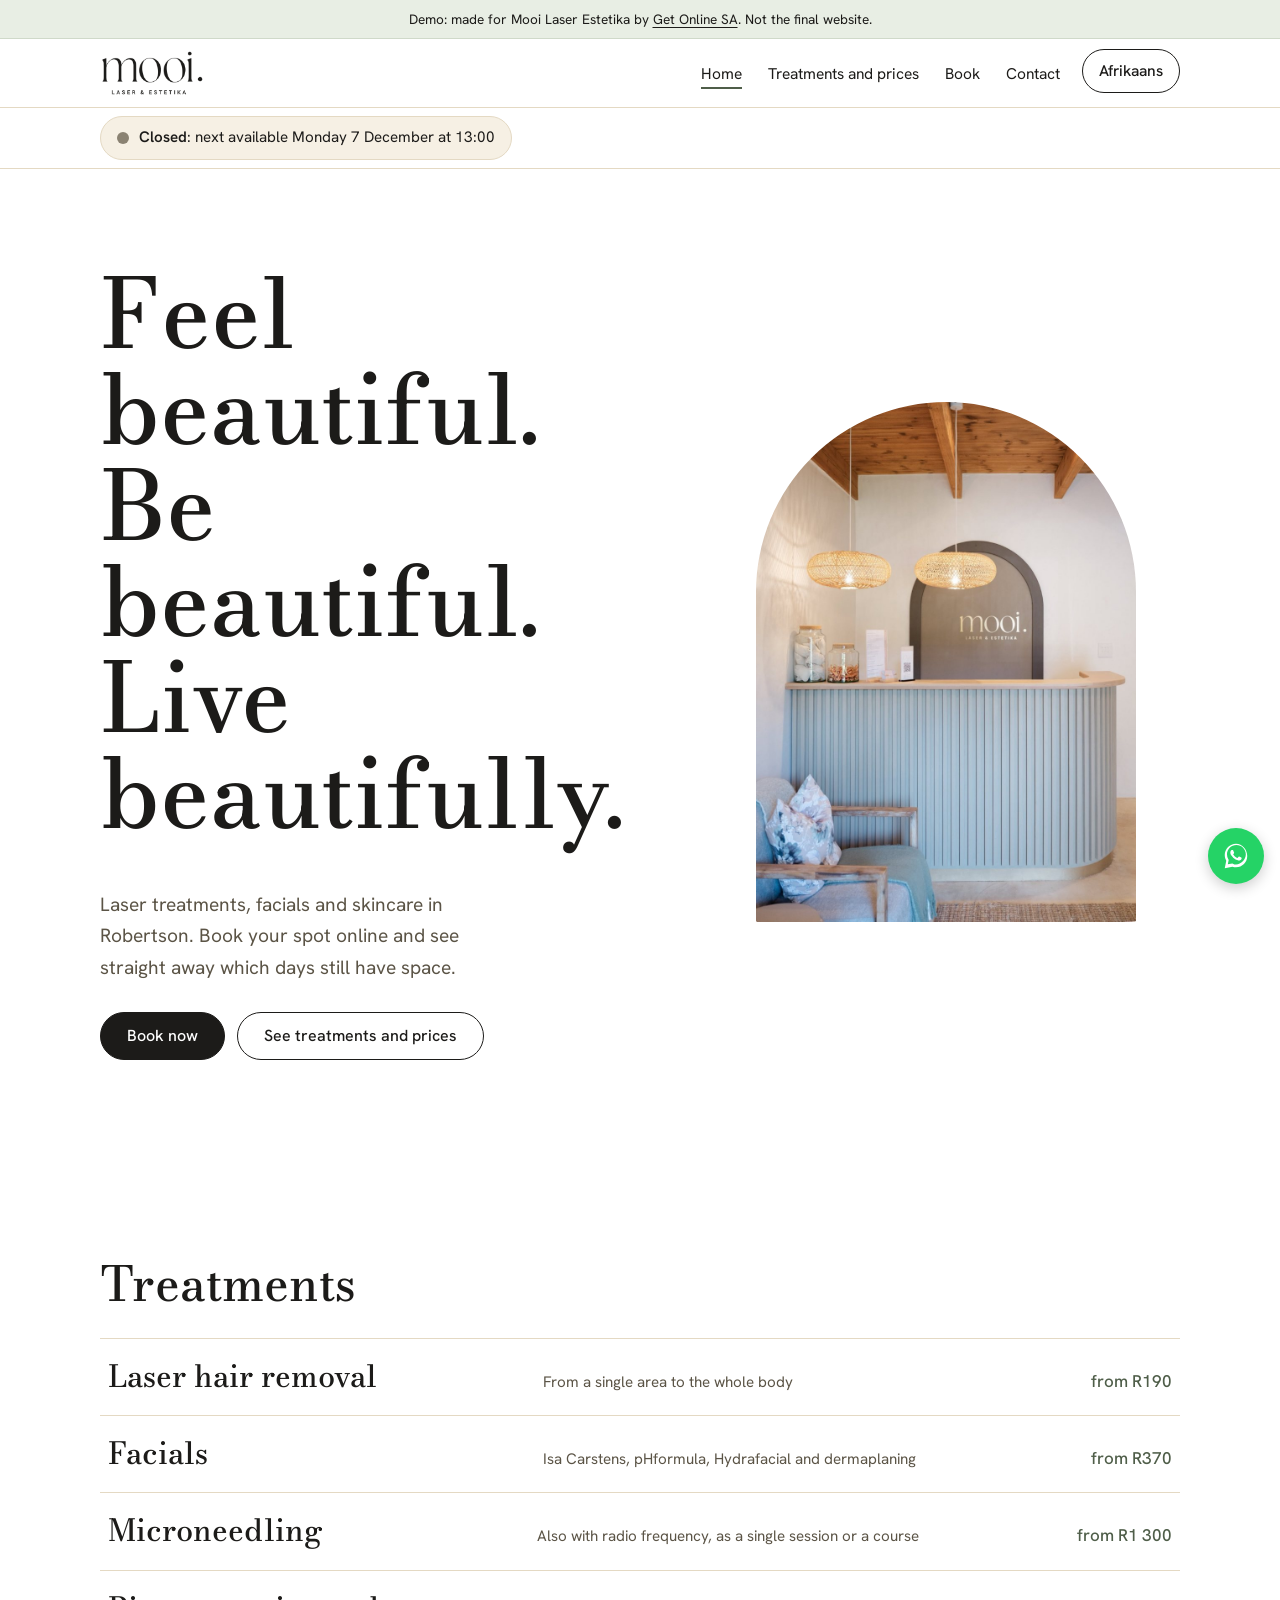
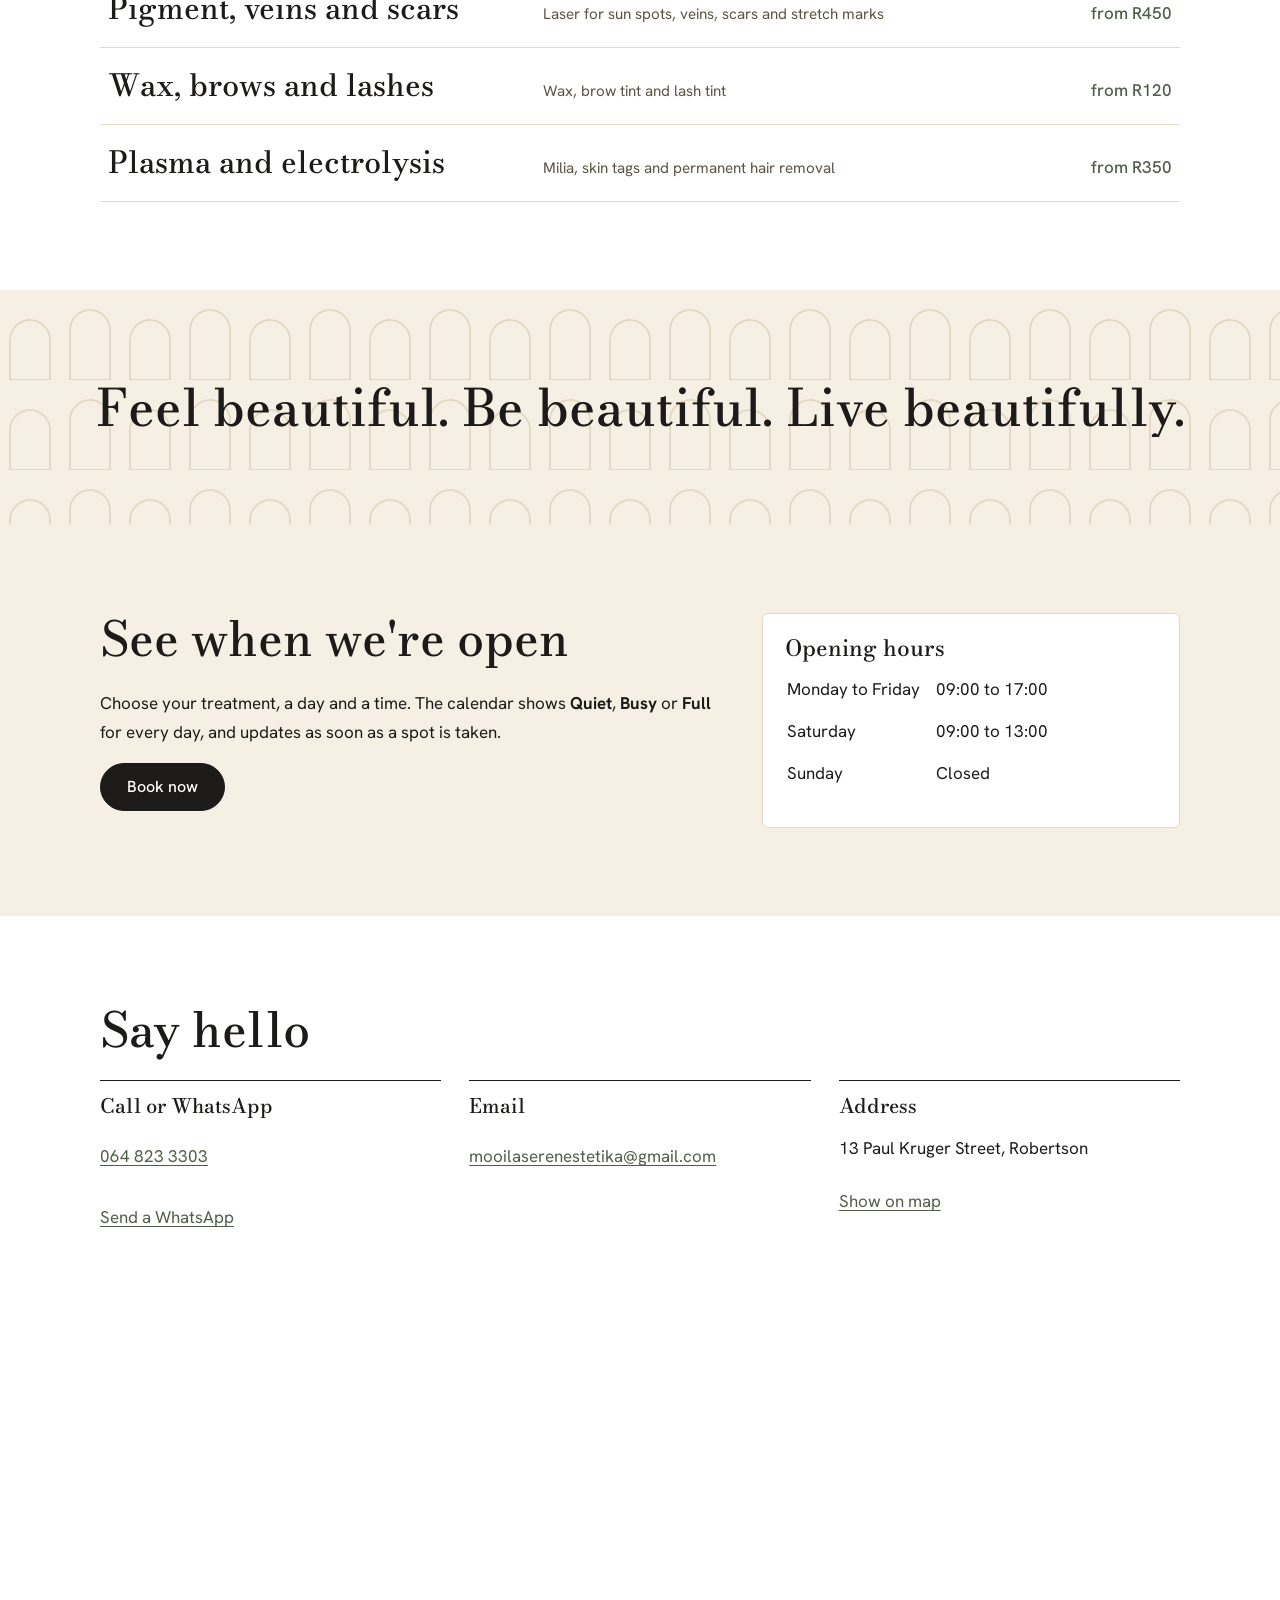
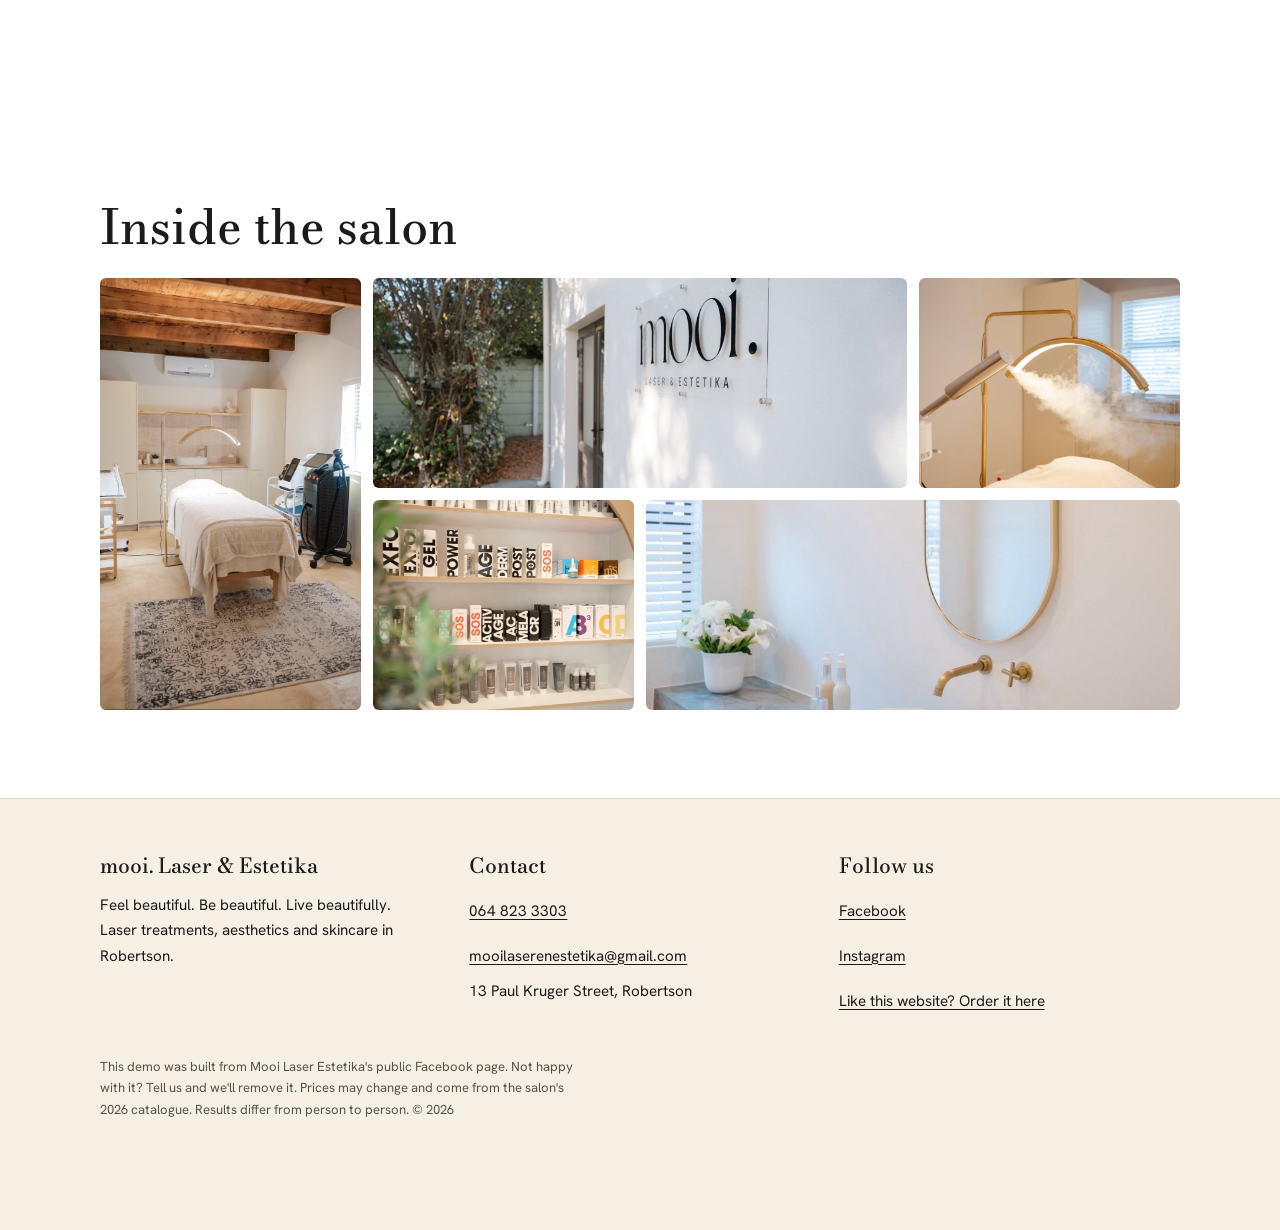
<file: demo/mooi-laser-estetika/en/index.html>
<!doctype html>
<html lang="en">
<head>
<meta charset="utf-8">
<meta name="viewport" content="width=device-width,initial-scale=1">
<title>Laser and Aesthetics in Robertson | Mooi Laser Estetika</title>
<meta name="description" content="Laser hair removal, facials, microneedling, pigment and scar treatment and waxing in Robertson. Book online and see which days still have space.">
<meta name="robots" content="noindex, nofollow">
<link rel="canonical" href="https://getonlinesa.co.za/demo/mooi-laser-estetika/en/">
<link rel="alternate" hreflang="af" href="https://getonlinesa.co.za/demo/mooi-laser-estetika/">
<link rel="alternate" hreflang="en" href="https://getonlinesa.co.za/demo/mooi-laser-estetika/en/index.html">
<meta property="og:title" content="Laser and Aesthetics in Robertson | Mooi Laser Estetika">
<meta property="og:description" content="Laser hair removal, facials, microneedling, pigment and scar treatment and waxing in Robertson. Book online and see which days still have space.">
<meta property="og:locale" content="en_ZA">
<meta property="og:type" content="website">
<meta property="og:url" content="https://getonlinesa.co.za/demo/mooi-laser-estetika/">
<meta name="twitter:card" content="summary">
<meta name="twitter:title" content="Laser and Aesthetics in Robertson | Mooi Laser Estetika">
<meta name="twitter:description" content="Laser hair removal, facials, microneedling, pigment and scar treatment and waxing in Robertson. Book online and see which days still have space.">
<meta property="og:image" content="https://getonlinesa.co.za/demo/mooi-laser-estetika/assets/img/logo-square.jpg">
<meta name="twitter:image" content="https://getonlinesa.co.za/demo/mooi-laser-estetika/assets/img/logo-square.jpg">
<link rel="icon" type="image/png" href="../assets/img/favicon.png">
<link rel="apple-touch-icon" href="../assets/img/apple-touch-icon.png">
<link rel="preconnect" href="https://fonts.googleapis.com"><link rel="preconnect" href="https://fonts.gstatic.com" crossorigin>
<link href="https://fonts.googleapis.com/css2?family=Bodoni+Moda:opsz,wght@6..96,400..600&family=Hanken+Grotesk:wght@400;500;600&display=swap" rel="stylesheet">
<link rel="stylesheet" href="../css/styles.css">
<script type="application/ld+json">{"@context": "https://schema.org", "@type": "HealthAndBeautyBusiness", "name": "Mooi Laser Estetika", "url": "https://getonlinesa.co.za/demo/mooi-laser-estetika/", "telephone": "+27648233303", "email": "mooilaserenestetika@gmail.com", "address": {"@type": "PostalAddress", "streetAddress": "13 Paul Kruger Straat", "addressLocality": "Robertson", "addressRegion": "Western Cape", "addressCountry": "ZA"}, "areaServed": [{"@type": "City", "name": "Robertson"}, {"@type": "City", "name": "McGregor"}, {"@type": "City", "name": "Montagu"}, {"@type": "City", "name": "Bonnievale"}, {"@type": "City", "name": "Ashton"}, {"@type": "City", "name": "Worcester"}], "sameAs": ["https://www.facebook.com/profile.php?id=61575269173028", "https://www.instagram.com/mooi_laser_en_estetika"]}</script>
</head>
<body>
<a class="skip" href="#main">Skip to content</a>
<div class="demo-bar">Demo: made for Mooi Laser Estetika by <a href="https://getonlinesa.co.za">Get Online SA</a>. Not the final website.</div>
<header class="site"><div class="wrap bar">
<a class="logo" href="index.html" aria-label="Mooi Laser Estetika, home"><img src="../assets/img/logo.png" width="104" height="46" alt="mooi. Laser &amp; Estetika"></a>
<nav aria-label="Main menu"><ul>
<li><a href="index.html">Home</a></li><li><a href="pryse.html">Treatments and prices</a></li><li><a href="bespreek.html">Book</a></li><li><a href="index.html#kontak">Contact</a></li><li><a class="lang" href="../index.html" hreflang="af" lang="af">Afrikaans</a></li>
</ul></nav></div></header>
<div class="bar-status"><div class="wrap"><div class="status" data-live-status role="status" aria-live="polite"></div></div></div>
<main id="main">

<section class="hero"><div class="wrap hero-grid"><div>
<h1><span>Feel beautiful.</span><span>Be beautiful.</span><span>Live beautifully.</span></h1>
<p class="lead">Laser treatments, facials and skincare in Robertson. Book your spot online and see straight away which days still have space.</p>
<div class="actions"><a class="btn" href="bespreek.html">Book now</a><a class="btn ghost" href="pryse.html">See treatments and prices</a></div>
</div><figure class="hero-photo"><img src="../assets/img/reception.jpg" width="906" height="1238" alt="Reception at Mooi Laser Estetika with the arched mooi. sign" fetchpriority="high"></figure></div></section>

<section class="block"><div class="wrap">
<h2>Treatments</h2>
<ul class="svc">
<li><a href="pryse.html#laserhaar"><span class="n">Laser hair removal</span><span class="d">From a single area to the whole body</span><span class="p">from R190</span></a></li>
<li><a href="pryse.html#gesig"><span class="n">Facials</span><span class="d">Isa Carstens, pHformula, Hydrafacial and dermaplaning</span><span class="p">from R370</span></a></li>
<li><a href="pryse.html#naald"><span class="n">Microneedling</span><span class="d">Also with radio frequency, as a single session or a course</span><span class="p">from R1 300</span></a></li>
<li><a href="pryse.html#pigment"><span class="n">Pigment, veins and scars</span><span class="d">Laser for sun spots, veins, scars and stretch marks</span><span class="p">from R450</span></a></li>
<li><a href="pryse.html#waks"><span class="n">Wax, brows and lashes</span><span class="d">Wax, brow tint and lash tint</span><span class="p">from R120</span></a></li>
<li><a href="pryse.html#plasma"><span class="n">Plasma and electrolysis</span><span class="d">Milia, skin tags and permanent hair removal</span><span class="p">from R350</span></a></li>
</ul>
</div></section>

<div class="band" aria-hidden="true"><span>Feel beautiful. Be beautiful. Live beautifully.</span></div>

<section class="block sand"><div class="wrap">
<div class="book-grid"><div>
<h2>See when we're open</h2>
<p>Choose your treatment, a day and a time. The calendar shows <b>Quiet</b>, <b>Busy</b> or <b>Full</b> for every day, and updates as soon as a spot is taken.</p>
<p><a class="btn" href="bespreek.html">Book now</a></p></div>
<div class="card"><h3>Opening hours</h3>
<table class="hours-table"><tbody><tr><td>Monday to Friday</td><td>09:00 to 17:00</td></tr><tr><td>Saturday</td><td>09:00 to 13:00</td></tr><tr><td>Sunday</td><td>Closed</td></tr></tbody></table></div>
</div></div></section>

<section class="block" id="kontak"><div class="wrap">
<h2>Say hello</h2>
<div class="cols3">
<div><h3>Call or WhatsApp</h3><p><a href="tel:+27648233303">064 823 3303</a></p><p><a href="https://wa.me/27648233303?text=Hello%2C%20I%20would%20like%20to%20know%20more." target="_blank" rel="noopener">Send a WhatsApp</a></p></div>
<div><h3>Email</h3><p><a href="mailto:mooilaserenestetika@gmail.com">mooilaserenestetika@gmail.com</a></p></div>
<div><h3>Address</h3><p>13 Paul Kruger Street, Robertson</p><p><a href="https://www.google.com/maps/search/?api=1&amp;query=13+Paul+Kruger+Street+Robertson" target="_blank" rel="noopener">Show on map</a></p></div>
</div>
<p style="margin-top:24px"><iframe title="Map of Mooi Laser Estetika, 13 Paul Kruger Street, Robertson" loading="lazy" style="border:0;width:100%;height:320px;border-radius:6px" src="https://www.google.com/maps?q=13+Paul+Kruger+Street+Robertson&amp;output=embed"></iframe></p>
</div></section>

<section class="block sand-top"><div class="wrap">
<h2>Inside the salon</h2>
<div class="gallery">
<figure class="g1"><img loading="lazy" src="../assets/img/room.jpg" width="906" height="1203" alt="Treatment room with a bed and laser machine"></figure>
<figure class="g2"><img loading="lazy" src="../assets/img/entrance.jpg" width="906" height="613" alt="The entrance on Paul Kruger Street with the mooi. sign"></figure>
<figure class="g3"><img loading="lazy" src="../assets/img/steam.jpg" width="906" height="631" alt="Facial steamer with a gold lamp above the treatment bed"></figure>
<figure class="g4"><img loading="lazy" src="../assets/img/products.jpg" width="906" height="647" alt="Shelves of professional skincare products"></figure>
<figure class="g5"><img loading="lazy" src="../assets/img/basin.jpg" width="888" height="1238" alt="Basin and oval mirror in the salon"></figure>
</div></div></section>
</main>
<footer class="site"><div class="wrap">
<div class="cols">
<div><h2>mooi. Laser &amp; Estetika</h2><p>Feel beautiful. Be beautiful. Live beautifully.<br>Laser treatments, aesthetics and skincare in Robertson.</p></div>
<div><h2>Contact</h2><a href="tel:+27648233303">064 823 3303</a><br><a href="mailto:mooilaserenestetika@gmail.com">mooilaserenestetika@gmail.com</a><br>13 Paul Kruger Street, Robertson</div>
<div><h2>Follow us</h2><a href="https://www.facebook.com/profile.php?id=61575269173028" rel="noopener">Facebook</a><br><a href="https://www.instagram.com/mooi_laser_en_estetika" rel="noopener">Instagram</a><br><a href="https://getonlinesa.co.za/?ref=mooi-laser-estetika&amp;pakket=plus#order">Like this website? Order it here</a></div>
</div>
<p class="fine">This demo was built from Mooi Laser Estetika's public Facebook page. Not happy with it? Tell us and we'll remove it. Prices may change and come from the salon's 2026 catalogue. Results differ from person to person. &copy; <span id="yr">2026</span></p>
</div></footer>
<a class="float-wa" href="https://wa.me/27648233303?text=Hello%2C%20I%20would%20like%20to%20know%20more%20about%20your%20treatments." target="_blank" rel="noopener" aria-label="Chat with us on WhatsApp"><svg viewBox="0 0 32 32" aria-hidden="true"><path d="M16.04 3C9.4 3 4 8.4 4 15.04c0 2.12.56 4.19 1.6 6L4 29l8.17-1.57a12 12 0 0 0 3.87.64C22.68 28.07 28 22.68 28 16.04 28 9.4 22.68 3 16.04 3zm0 22.1c-1.2 0-2.37-.3-3.4-.9l-.5-.3-4.85.93.95-4.72-.32-.5a10 10 0 0 1-1.54-5.4c0-5.54 4.5-10.04 10.07-10.04 5.52 0 10.02 4.5 10.02 10.04S21.56 25.1 16.04 25.1zm5.5-7.5c-.3-.15-1.78-.88-2.05-.98-.28-.1-.48-.15-.68.15-.2.3-.78.98-.96 1.18-.17.2-.35.23-.65.08-.3-.15-1.27-.47-2.42-1.5-.9-.8-1.5-1.78-1.67-2.08-.17-.3-.02-.46.13-.6.14-.13.3-.35.45-.52.15-.18.2-.3.3-.5.1-.2.05-.38-.02-.53-.08-.15-.68-1.64-.93-2.25-.25-.58-.5-.5-.68-.5h-.58c-.2 0-.53.08-.8.38-.28.3-1.05 1.03-1.05 2.5s1.07 2.9 1.22 3.1c.15.2 2.1 3.2 5.08 4.48.7.3 1.26.5 1.7.62.72.23 1.37.2 1.88.12.57-.08 1.78-.73 2.03-1.43.25-.7.25-1.3.18-1.43-.08-.13-.28-.2-.58-.35z"/></svg></a>
<script src="../data.js"></script>
<script src="../js/main.js"></script>
</body></html>
</file>
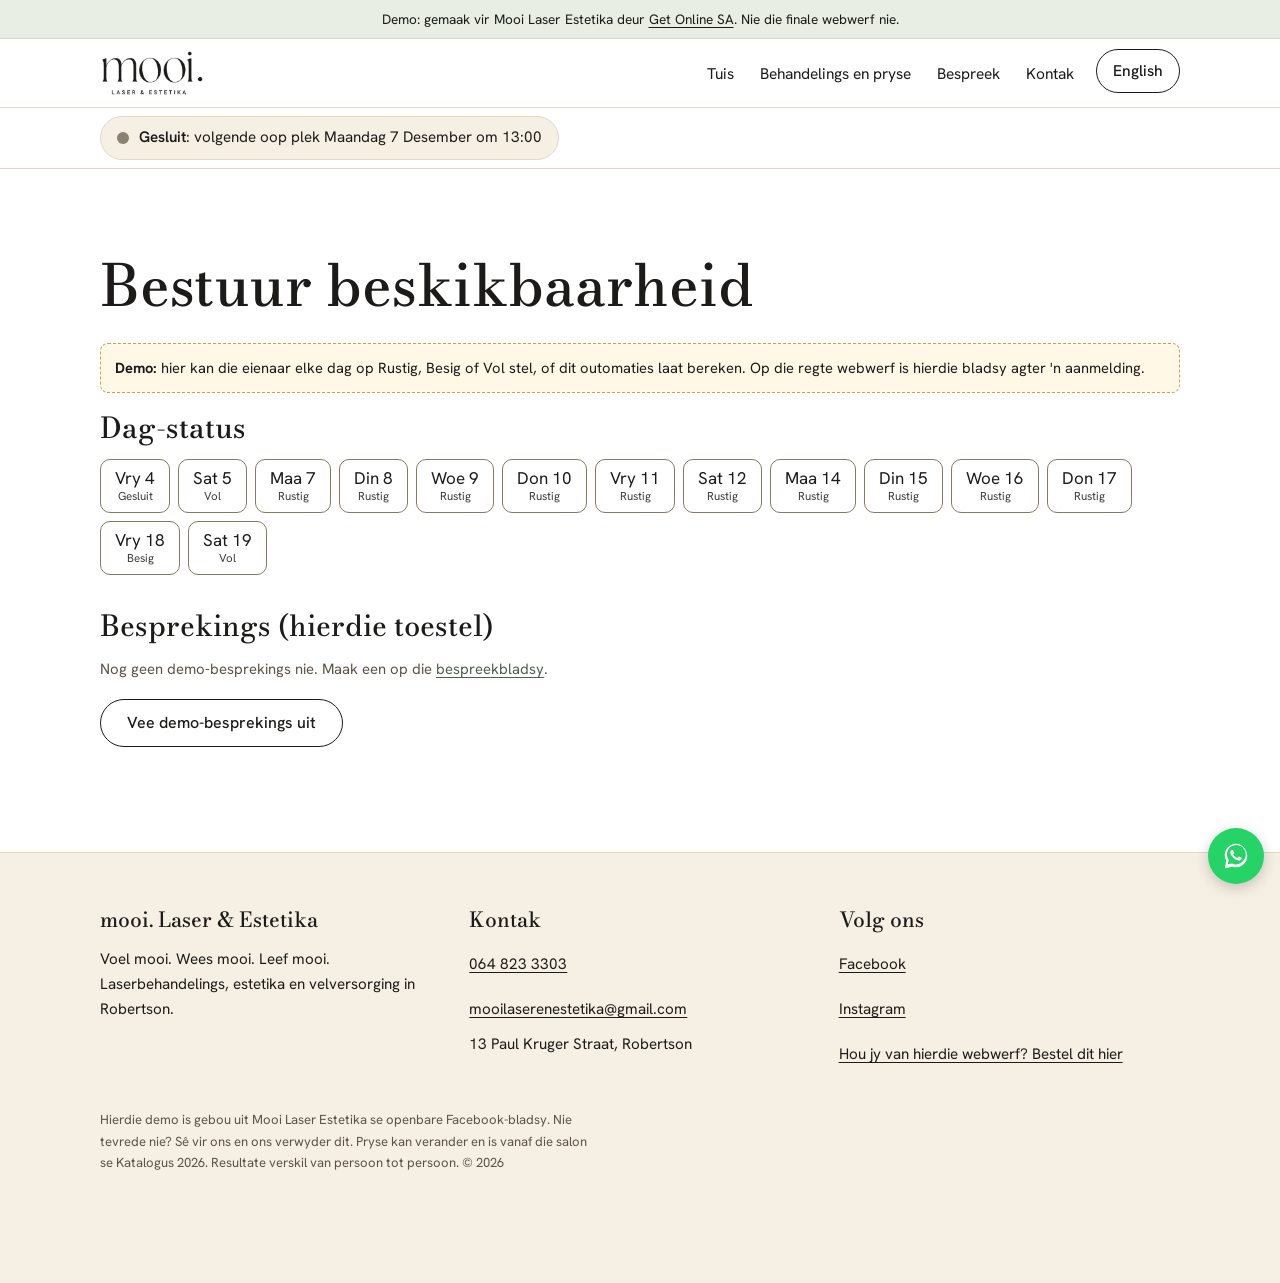
<file: demo/mooi-laser-estetika/admin.html>
<!doctype html>
<html lang="af">
<head>
<meta charset="utf-8">
<meta name="viewport" content="width=device-width,initial-scale=1">
<title>Eienaar-demo | Mooi Laser Estetika</title>
<meta name="description" content="Demo van hoe die salon-eienaar besigheidsstatus en besprekings bestuur.">
<meta name="robots" content="noindex, nofollow">
<link rel="canonical" href="https://getonlinesa.co.za/demo/mooi-laser-estetika/admin.html">
<link rel="alternate" hreflang="af" href="https://getonlinesa.co.za/demo/mooi-laser-estetika/admin.html">
<link rel="alternate" hreflang="en" href="https://getonlinesa.co.za/demo/mooi-laser-estetika/en/admin.html">
<meta property="og:title" content="Eienaar-demo | Mooi Laser Estetika">
<meta property="og:description" content="Demo van hoe die salon-eienaar besigheidsstatus en besprekings bestuur.">
<meta property="og:locale" content="af_ZA">
<meta property="og:type" content="website">
<meta property="og:url" content="https://getonlinesa.co.za/demo/mooi-laser-estetika/admin.html">
<meta name="twitter:card" content="summary">
<meta name="twitter:title" content="Eienaar-demo | Mooi Laser Estetika">
<meta name="twitter:description" content="Demo van hoe die salon-eienaar besigheidsstatus en besprekings bestuur.">
<meta property="og:image" content="https://getonlinesa.co.za/demo/mooi-laser-estetika/assets/img/logo-square.jpg">
<meta name="twitter:image" content="https://getonlinesa.co.za/demo/mooi-laser-estetika/assets/img/logo-square.jpg">
<link rel="icon" type="image/png" href="assets/img/favicon.png">
<link rel="apple-touch-icon" href="assets/img/apple-touch-icon.png">
<link rel="preconnect" href="https://fonts.googleapis.com"><link rel="preconnect" href="https://fonts.gstatic.com" crossorigin>
<link href="https://fonts.googleapis.com/css2?family=Bodoni+Moda:opsz,wght@6..96,400..600&family=Hanken+Grotesk:wght@400;500;600&display=swap" rel="stylesheet">
<link rel="stylesheet" href="css/styles.css">
</head>
<body>
<a class="skip" href="#main">Spring na inhoud</a>
<div class="demo-bar">Demo: gemaak vir Mooi Laser Estetika deur <a href="https://getonlinesa.co.za">Get Online SA</a>. Nie die finale webwerf nie.</div>
<header class="site"><div class="wrap bar">
<a class="logo" href="index.html" aria-label="Mooi Laser Estetika, tuisblad"><img src="assets/img/logo.png" width="104" height="46" alt="mooi. Laser &amp; Estetika"></a>
<nav aria-label="Hoofkieslys"><ul>
<li><a href="index.html">Tuis</a></li><li><a href="pryse.html">Behandelings en pryse</a></li><li><a href="bespreek.html">Bespreek</a></li><li><a href="index.html#kontak">Kontak</a></li><li><a class="lang" href="en/admin.html" hreflang="en" lang="en">English</a></li>
</ul></nav></div></header>
<div class="bar-status"><div class="wrap"><div class="status" data-live-status role="status" aria-live="polite"></div></div></div>
<main id="main">

<section class="block"><div class="wrap">
<h1 style="font-size:clamp(2.2rem,7vw,3.6rem)">Bestuur beskikbaarheid</h1>
<p class="demo-note"><b>Demo:</b> hier kan die eienaar elke dag op Rustig, Besig of Vol stel, of dit outomaties laat bereken. Op die regte webwerf is hierdie bladsy agter 'n aanmelding.</p>
<h2 style="font-size:1.8rem">Dag-status</h2>
<div class="chips" id="adminDays"></div>
<div id="adminControls" style="margin:18px 0"></div>
<h2 style="font-size:1.8rem;margin-top:36px">Besprekings (hierdie toestel)</h2>
<div id="bookingList"></div>
<p><button class="btn ghost" type="button" id="clearAll">Vee demo-besprekings uit</button></p>
</div></section>
</main>
<footer class="site"><div class="wrap">
<div class="cols">
<div><h2>mooi. Laser &amp; Estetika</h2><p>Voel mooi. Wees mooi. Leef mooi.<br>Laserbehandelings, estetika en velversorging in Robertson.</p></div>
<div><h2>Kontak</h2><a href="tel:+27648233303">064 823 3303</a><br><a href="mailto:mooilaserenestetika@gmail.com">mooilaserenestetika@gmail.com</a><br>13 Paul Kruger Straat, Robertson</div>
<div><h2>Volg ons</h2><a href="https://www.facebook.com/profile.php?id=61575269173028" rel="noopener">Facebook</a><br><a href="https://www.instagram.com/mooi_laser_en_estetika" rel="noopener">Instagram</a><br><a href="https://getonlinesa.co.za/?ref=mooi-laser-estetika&amp;pakket=plus#order">Hou jy van hierdie webwerf? Bestel dit hier</a></div>
</div>
<p class="fine">Hierdie demo is gebou uit Mooi Laser Estetika se openbare Facebook-bladsy. Nie tevrede nie? Sê vir ons en ons verwyder dit. Pryse kan verander en is vanaf die salon se Katalogus 2026. Resultate verskil van persoon tot persoon. &copy; <span id="yr">2026</span></p>
</div></footer>
<a class="float-wa" href="https://wa.me/27648233303?text=Hallo%2C%20ek%20wil%20graag%20meer%20weet%20oor%20julle%20behandelings." target="_blank" rel="noopener" aria-label="Gesels met ons op WhatsApp"><svg viewBox="0 0 32 32" aria-hidden="true"><path d="M16.04 3C9.4 3 4 8.4 4 15.04c0 2.12.56 4.19 1.6 6L4 29l8.17-1.57a12 12 0 0 0 3.87.64C22.68 28.07 28 22.68 28 16.04 28 9.4 22.68 3 16.04 3zm0 22.1c-1.2 0-2.37-.3-3.4-.9l-.5-.3-4.85.93.95-4.72-.32-.5a10 10 0 0 1-1.54-5.4c0-5.54 4.5-10.04 10.07-10.04 5.52 0 10.02 4.5 10.02 10.04S21.56 25.1 16.04 25.1zm5.5-7.5c-.3-.15-1.78-.88-2.05-.98-.28-.1-.48-.15-.68.15-.2.3-.78.98-.96 1.18-.17.2-.35.23-.65.08-.3-.15-1.27-.47-2.42-1.5-.9-.8-1.5-1.78-1.67-2.08-.17-.3-.02-.46.13-.6.14-.13.3-.35.45-.52.15-.18.2-.3.3-.5.1-.2.05-.38-.02-.53-.08-.15-.68-1.64-.93-2.25-.25-.58-.5-.5-.68-.5h-.58c-.2 0-.53.08-.8.38-.28.3-1.05 1.03-1.05 2.5s1.07 2.9 1.22 3.1c.15.2 2.1 3.2 5.08 4.48.7.3 1.26.5 1.7.62.72.23 1.37.2 1.88.12.57-.08 1.78-.73 2.03-1.43.25-.7.25-1.3.18-1.43-.08-.13-.28-.2-.58-.35z"/></svg></a>
<script src="data.js"></script>
<script src="js/main.js"></script>
<script>
(function(){
  var M=window.MOOI,box=document.getElementById("adminDays"),ctl=document.getElementById("adminControls"),list=document.getElementById("bookingList"),sel="";
  function esc(s){return String(s).replace(/[&<>"']/g,function(c){return {"&":"&amp;","<":"&lt;",">":"&gt;",'"':"&quot;","'":"&#39;"}[c];});}
  function days(){box.innerHTML="";var d=new Date(),n=0,c=0;while(c<14&&n<30){var ds=M.ymd(d);if(M.slotsFor(ds).length){var st=M.status(ds),b=document.createElement("button");b.type="button";b.className="chip";b.setAttribute("aria-pressed",sel===ds?"true":"false");b.innerHTML=M.DAYS[d.getDay()].slice(0,3)+" "+d.getDate()+'<small>'+M.TEXT[st.level]+(st.overridden?" ("+M.T.manual+")":"")+'</small>';b.dataset.d=ds;b.onclick=function(e){sel=e.currentTarget.dataset.d;draw();};box.appendChild(b);c++;}d.setDate(d.getDate()+1);n++;}}
  function controls(){ctl.innerHTML="";if(!sel)return;var o=M.override(sel);var h='<p><b>'+M.niceDate(sel)+'</b></p><div class="chips">';[["auto",M.T.auto],["quiet",M.TEXT.quiet],["busy",M.TEXT.busy],["full",M.TEXT.full]].forEach(function(x){h+='<button type="button" class="chip" data-o="'+x[0]+'" aria-pressed="'+(o===x[0])+'">'+x[1]+"</button>";});ctl.innerHTML=h+"</div>";ctl.querySelectorAll("[data-o]").forEach(function(b){b.onclick=function(){var all=M.load(M.KEY_O,{})||{};if(b.dataset.o==="auto")delete all[sel];else all[sel]=b.dataset.o;M.save(M.KEY_O,all);window.dispatchEvent(new Event("mooi:update"));draw();};});}
  function bookings(){var b=M.load(M.KEY_B,[]);if(!b.length){list.innerHTML=M.T.noBookings;return;}b.sort(function(a,c){return (a.date+a.time).localeCompare(c.date+c.time);});list.innerHTML='<table class="prices"><tbody>'+b.map(function(r){return "<tr><td>"+M.niceDate(r.date)+" "+r.time+"<br><small>"+esc(r.service)+"</small></td><td class=\"p\">"+esc(r.name)+"<br><small>"+esc(r.phone)+"</small></td></tr>";}).join("")+"</tbody></table>";}
  function draw(){days();controls();bookings();}
  document.getElementById("clearAll").onclick=function(){M.save(M.KEY_B,[]);M.save(M.KEY_O,{});window.dispatchEvent(new Event("mooi:update"));draw();};
  window.addEventListener("mooi:update",function(){days();bookings();});draw();
})();
</script>
</body></html>
</file>
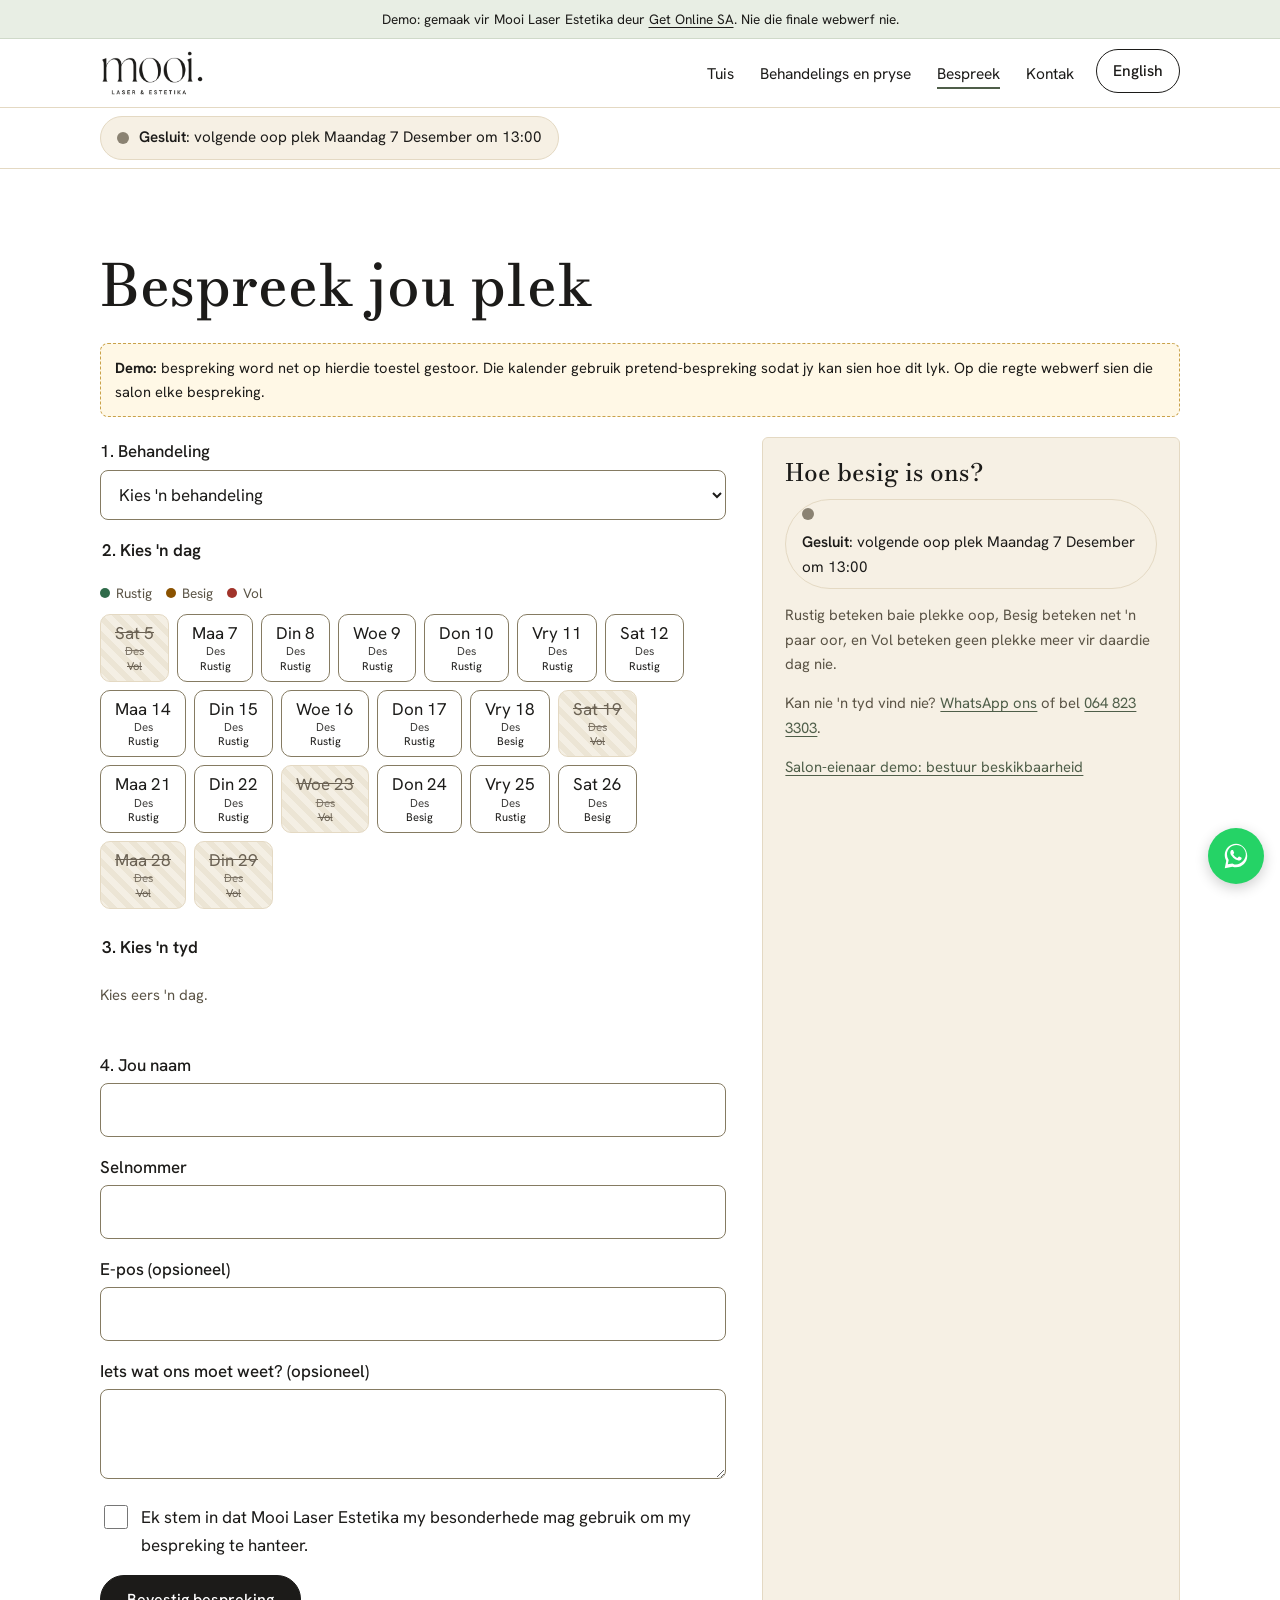
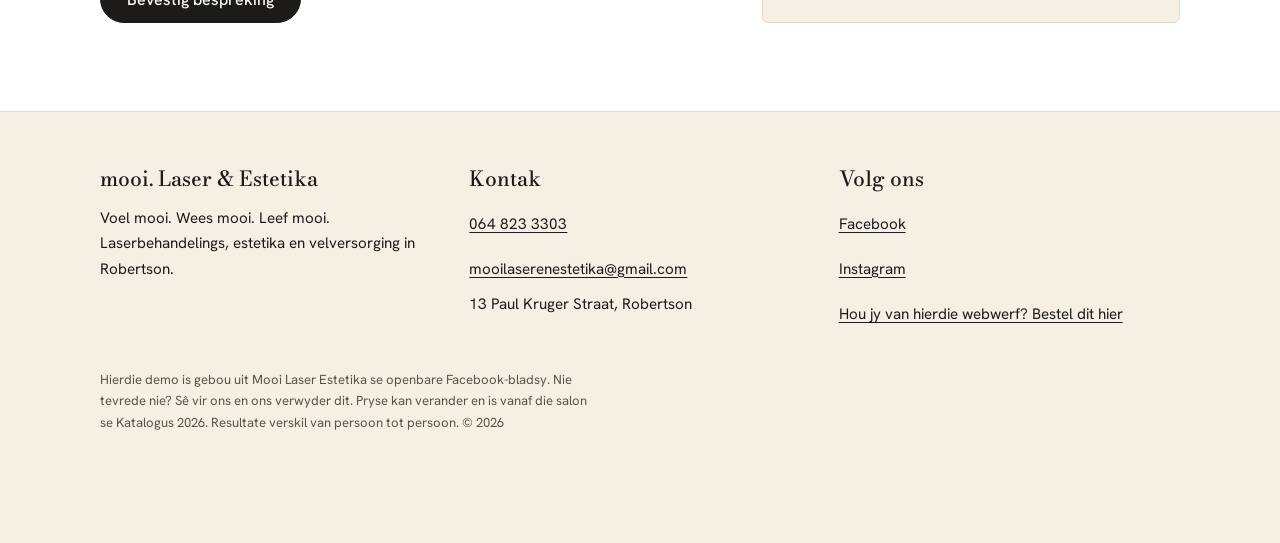
<file: demo/mooi-laser-estetika/bespreek.html>
<!doctype html>
<html lang="af">
<head>
<meta charset="utf-8">
<meta name="viewport" content="width=device-width,initial-scale=1">
<title>Bespreek aanlyn | Mooi Laser Estetika Robertson</title>
<meta name="description" content="Bespreek jou laser- of gesigsbehandeling by Mooi Laser Estetika in Robertson. Kies jou dag en tyd en sien watter dae Rustig, Besig of Vol is.">
<meta name="robots" content="noindex, nofollow">
<link rel="canonical" href="https://getonlinesa.co.za/demo/mooi-laser-estetika/bespreek.html">
<link rel="alternate" hreflang="af" href="https://getonlinesa.co.za/demo/mooi-laser-estetika/bespreek.html">
<link rel="alternate" hreflang="en" href="https://getonlinesa.co.za/demo/mooi-laser-estetika/en/bespreek.html">
<meta property="og:title" content="Bespreek aanlyn | Mooi Laser Estetika Robertson">
<meta property="og:description" content="Bespreek jou laser- of gesigsbehandeling by Mooi Laser Estetika in Robertson. Kies jou dag en tyd en sien watter dae Rustig, Besig of Vol is.">
<meta property="og:locale" content="af_ZA">
<meta property="og:type" content="website">
<meta property="og:url" content="https://getonlinesa.co.za/demo/mooi-laser-estetika/bespreek.html">
<meta name="twitter:card" content="summary">
<meta name="twitter:title" content="Bespreek aanlyn | Mooi Laser Estetika Robertson">
<meta name="twitter:description" content="Bespreek jou laser- of gesigsbehandeling by Mooi Laser Estetika in Robertson. Kies jou dag en tyd en sien watter dae Rustig, Besig of Vol is.">
<meta property="og:image" content="https://getonlinesa.co.za/demo/mooi-laser-estetika/assets/img/logo-square.jpg">
<meta name="twitter:image" content="https://getonlinesa.co.za/demo/mooi-laser-estetika/assets/img/logo-square.jpg">
<link rel="icon" type="image/png" href="assets/img/favicon.png">
<link rel="apple-touch-icon" href="assets/img/apple-touch-icon.png">
<link rel="preconnect" href="https://fonts.googleapis.com"><link rel="preconnect" href="https://fonts.gstatic.com" crossorigin>
<link href="https://fonts.googleapis.com/css2?family=Bodoni+Moda:opsz,wght@6..96,400..600&family=Hanken+Grotesk:wght@400;500;600&display=swap" rel="stylesheet">
<link rel="stylesheet" href="css/styles.css">
</head>
<body>
<a class="skip" href="#main">Spring na inhoud</a>
<div class="demo-bar">Demo: gemaak vir Mooi Laser Estetika deur <a href="https://getonlinesa.co.za">Get Online SA</a>. Nie die finale webwerf nie.</div>
<header class="site"><div class="wrap bar">
<a class="logo" href="index.html" aria-label="Mooi Laser Estetika, tuisblad"><img src="assets/img/logo.png" width="104" height="46" alt="mooi. Laser &amp; Estetika"></a>
<nav aria-label="Hoofkieslys"><ul>
<li><a href="index.html">Tuis</a></li><li><a href="pryse.html">Behandelings en pryse</a></li><li><a href="bespreek.html">Bespreek</a></li><li><a href="index.html#kontak">Kontak</a></li><li><a class="lang" href="en/bespreek.html" hreflang="en" lang="en">English</a></li>
</ul></nav></div></header>
<div class="bar-status"><div class="wrap"><div class="status" data-live-status role="status" aria-live="polite"></div></div></div>
<main id="main">

<section class="block"><div class="wrap">
<h1 style="font-size:clamp(2.2rem,7vw,3.6rem)">Bespreek jou plek</h1>
<p class="demo-note"><b>Demo:</b> bespreking word net op hierdie toestel gestoor. Die kalender gebruik pretend-bespreking sodat jy kan sien hoe dit lyk. Op die regte webwerf sien die salon elke bespreking.</p>
<div class="book-grid">
<form id="bookForm" novalidate>
<div class="field"><label for="service">1. Behandeling</label>
<select id="service" aria-describedby="err-service"><option value="">Kies 'n behandeling</option></select><div class="err" id="err-service" role="alert"></div></div>

<fieldset><legend>2. Kies 'n dag</legend>
<div class="legend" aria-hidden="true"><span>Rustig</span><span class="b">Besig</span><span class="f">Vol</span></div>
<div class="chips" id="dates"></div></fieldset>

<fieldset><legend>3. Kies 'n tyd <span id="pickedDay" style="font-weight:400;color:var(--soft)"></span></legend>
<div class="chips" id="times"></div><div class="err" id="err-time" role="alert"></div><span id="time" tabindex="-1"></span></fieldset>

<div class="field"><label for="name">4. Jou naam</label><input id="name" type="text" autocomplete="name" aria-describedby="err-name"><div class="err" id="err-name" role="alert"></div></div>
<div class="field"><label for="phone">Selnommer</label><input id="phone" type="tel" autocomplete="tel" inputmode="tel" aria-describedby="err-phone"><div class="err" id="err-phone" role="alert"></div></div>
<div class="field"><label for="email">E-pos (opsioneel)</label><input id="email" type="email" autocomplete="email" aria-describedby="err-email"><div class="err" id="err-email" role="alert"></div></div>
<div class="field"><label for="note">Iets wat ons moet weet? (opsioneel)</label><textarea id="note"></textarea></div>
<div class="hp" aria-hidden="true"><label for="website">Los hierdie leeg</label><input id="website" type="text" tabindex="-1" autocomplete="off"></div>
<div class="field"><label class="consent" for="consent"><input id="consent" type="checkbox" aria-describedby="err-consent"><span>Ek stem in dat Mooi Laser Estetika my besonderhede mag gebruik om my bespreking te hanteer.</span></label><div class="err" id="err-consent" role="alert"></div></div>
<button class="btn" type="submit">Bevestig bespreking</button>
<div id="result" aria-live="polite"></div>
</form>

<aside class="card aside-card"><h2>Hoe besig is ons?</h2>
<div class="status" data-live-status role="status"></div>
<p class="note" style="margin-top:14px">Rustig beteken baie plekke oop, Besig beteken net 'n paar oor, en Vol beteken geen plekke meer vir daardie dag nie.</p>
<p class="note">Kan nie 'n tyd vind nie? <a href="https://wa.me/27648233303?text=Hallo%2C%20ek%20soek%20%27n%20tyd." target="_blank" rel="noopener">WhatsApp ons</a> of bel <a href="tel:+27648233303">064 823 3303</a>.</p>
<p class="note"><a href="admin.html">Salon-eienaar demo: bestuur beskikbaarheid</a></p></aside>
</div></div></section>
</main>
<footer class="site"><div class="wrap">
<div class="cols">
<div><h2>mooi. Laser &amp; Estetika</h2><p>Voel mooi. Wees mooi. Leef mooi.<br>Laserbehandelings, estetika en velversorging in Robertson.</p></div>
<div><h2>Kontak</h2><a href="tel:+27648233303">064 823 3303</a><br><a href="mailto:mooilaserenestetika@gmail.com">mooilaserenestetika@gmail.com</a><br>13 Paul Kruger Straat, Robertson</div>
<div><h2>Volg ons</h2><a href="https://www.facebook.com/profile.php?id=61575269173028" rel="noopener">Facebook</a><br><a href="https://www.instagram.com/mooi_laser_en_estetika" rel="noopener">Instagram</a><br><a href="https://getonlinesa.co.za/?ref=mooi-laser-estetika&amp;pakket=plus#order">Hou jy van hierdie webwerf? Bestel dit hier</a></div>
</div>
<p class="fine">Hierdie demo is gebou uit Mooi Laser Estetika se openbare Facebook-bladsy. Nie tevrede nie? Sê vir ons en ons verwyder dit. Pryse kan verander en is vanaf die salon se Katalogus 2026. Resultate verskil van persoon tot persoon. &copy; <span id="yr">2026</span></p>
</div></footer>
<a class="float-wa" href="https://wa.me/27648233303?text=Hallo%2C%20ek%20wil%20graag%20meer%20weet%20oor%20julle%20behandelings." target="_blank" rel="noopener" aria-label="Gesels met ons op WhatsApp"><svg viewBox="0 0 32 32" aria-hidden="true"><path d="M16.04 3C9.4 3 4 8.4 4 15.04c0 2.12.56 4.19 1.6 6L4 29l8.17-1.57a12 12 0 0 0 3.87.64C22.68 28.07 28 22.68 28 16.04 28 9.4 22.68 3 16.04 3zm0 22.1c-1.2 0-2.37-.3-3.4-.9l-.5-.3-4.85.93.95-4.72-.32-.5a10 10 0 0 1-1.54-5.4c0-5.54 4.5-10.04 10.07-10.04 5.52 0 10.02 4.5 10.02 10.04S21.56 25.1 16.04 25.1zm5.5-7.5c-.3-.15-1.78-.88-2.05-.98-.28-.1-.48-.15-.68.15-.2.3-.78.98-.96 1.18-.17.2-.35.23-.65.08-.3-.15-1.27-.47-2.42-1.5-.9-.8-1.5-1.78-1.67-2.08-.17-.3-.02-.46.13-.6.14-.13.3-.35.45-.52.15-.18.2-.3.3-.5.1-.2.05-.38-.02-.53-.08-.15-.68-1.64-.93-2.25-.25-.58-.5-.5-.68-.5h-.58c-.2 0-.53.08-.8.38-.28.3-1.05 1.03-1.05 2.5s1.07 2.9 1.22 3.1c.15.2 2.1 3.2 5.08 4.48.7.3 1.26.5 1.7.62.72.23 1.37.2 1.88.12.57-.08 1.78-.73 2.03-1.43.25-.7.25-1.3.18-1.43-.08-.13-.28-.2-.58-.35z"/></svg></a>
<script src="data.js"></script>
<script src="js/main.js"></script>
<script src="js/booking.js"></script>
</body></html>
</file>
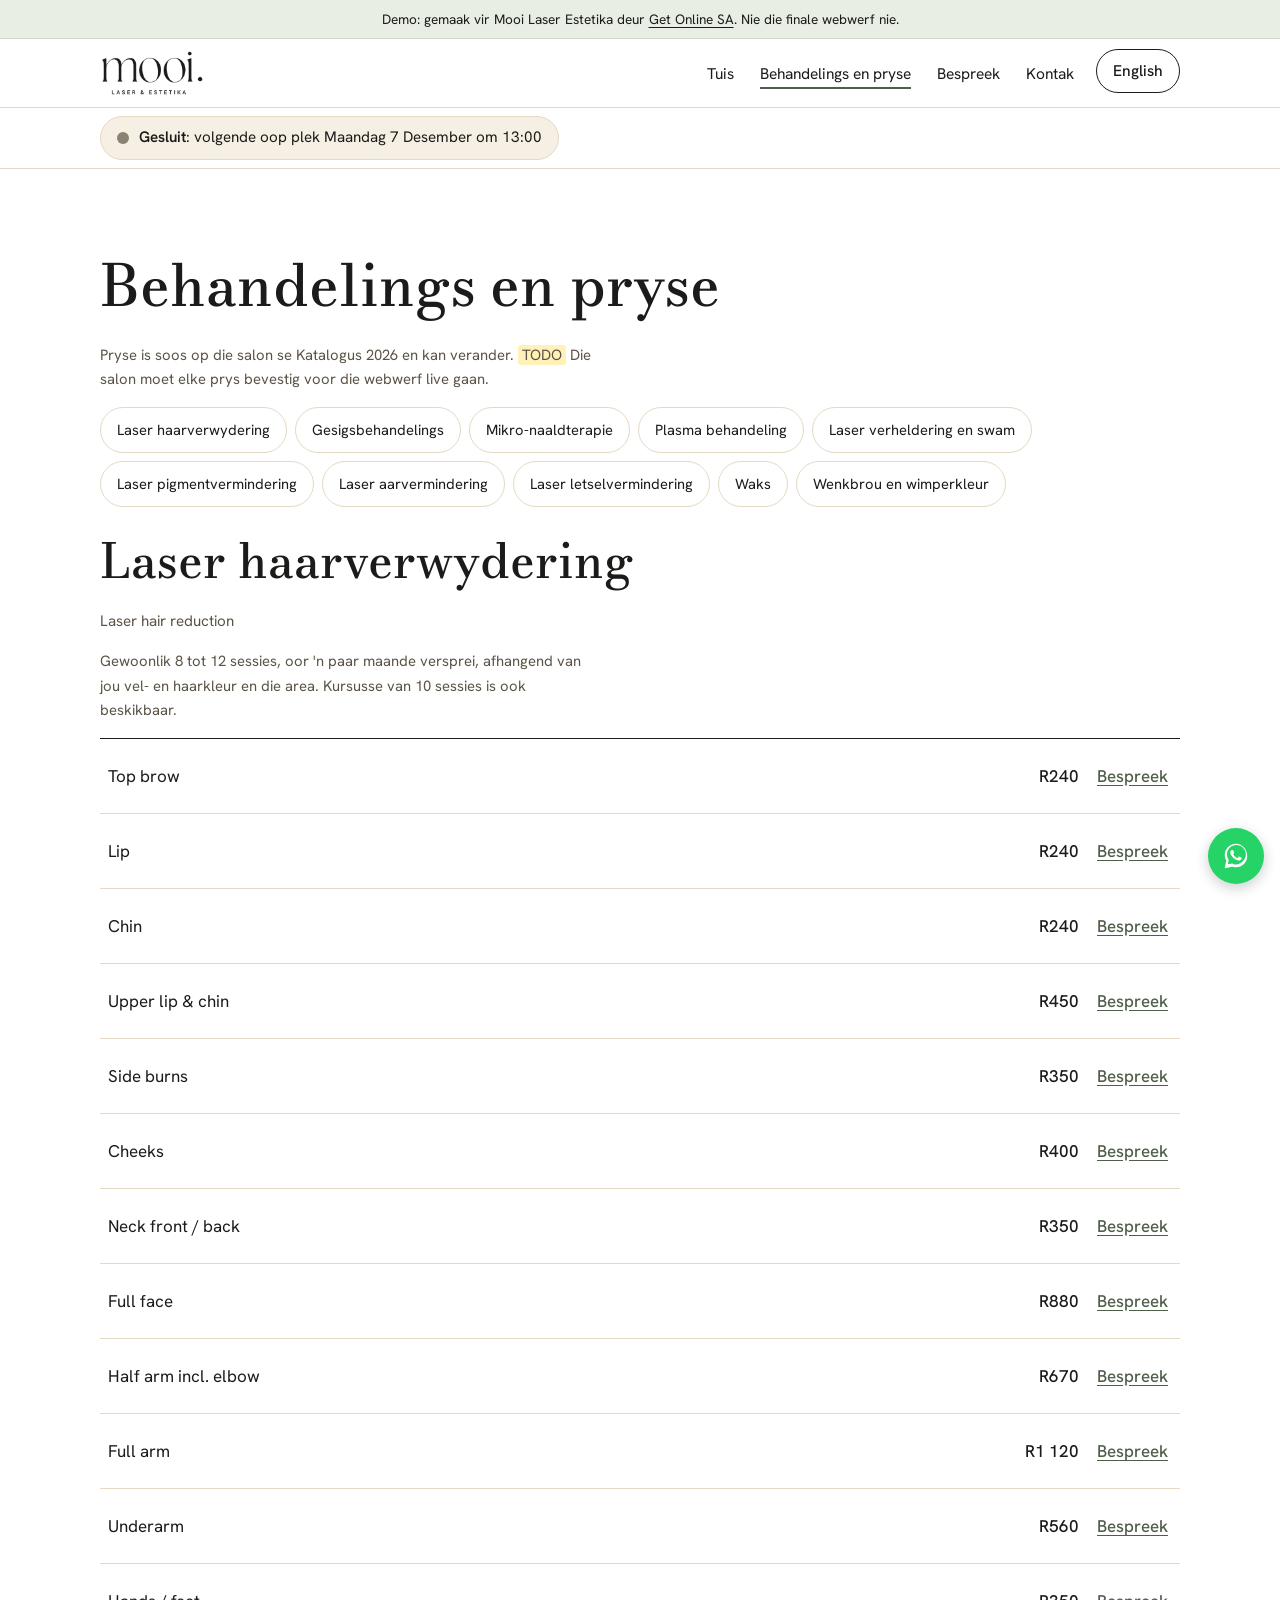
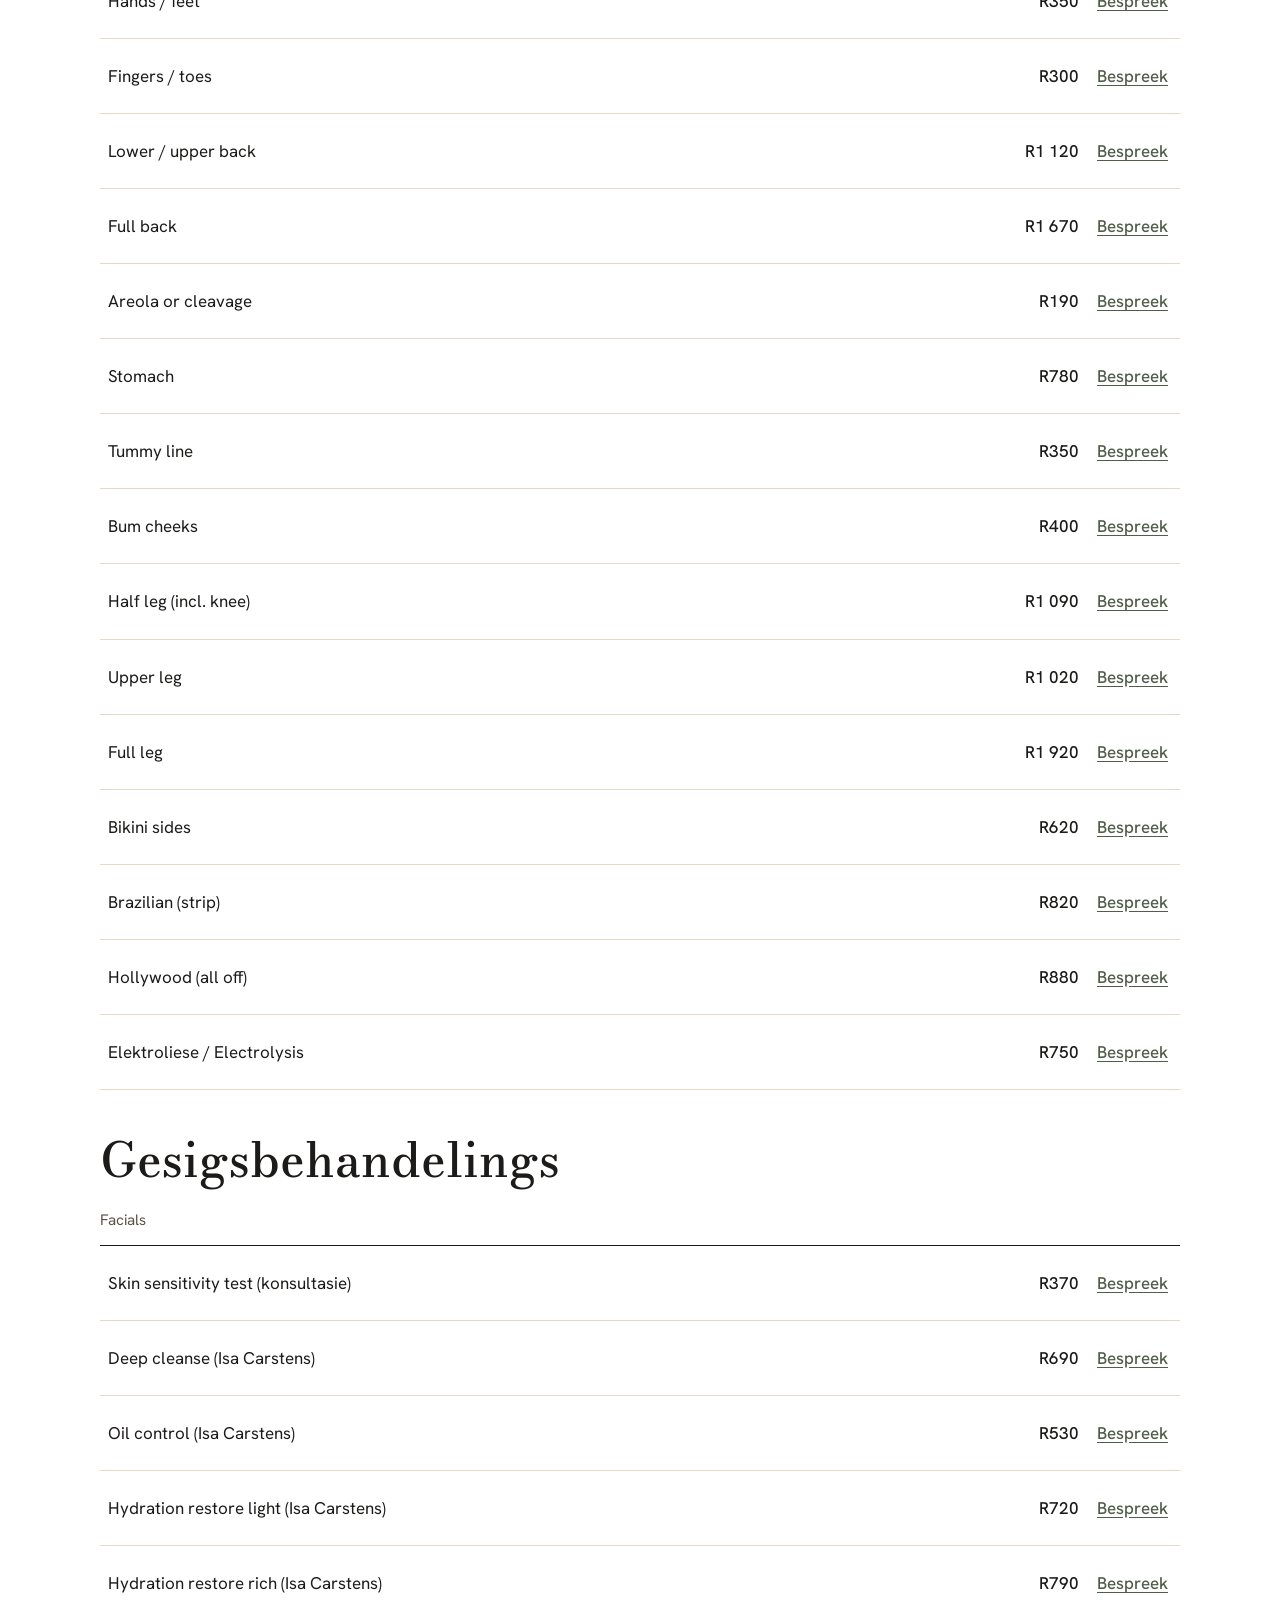
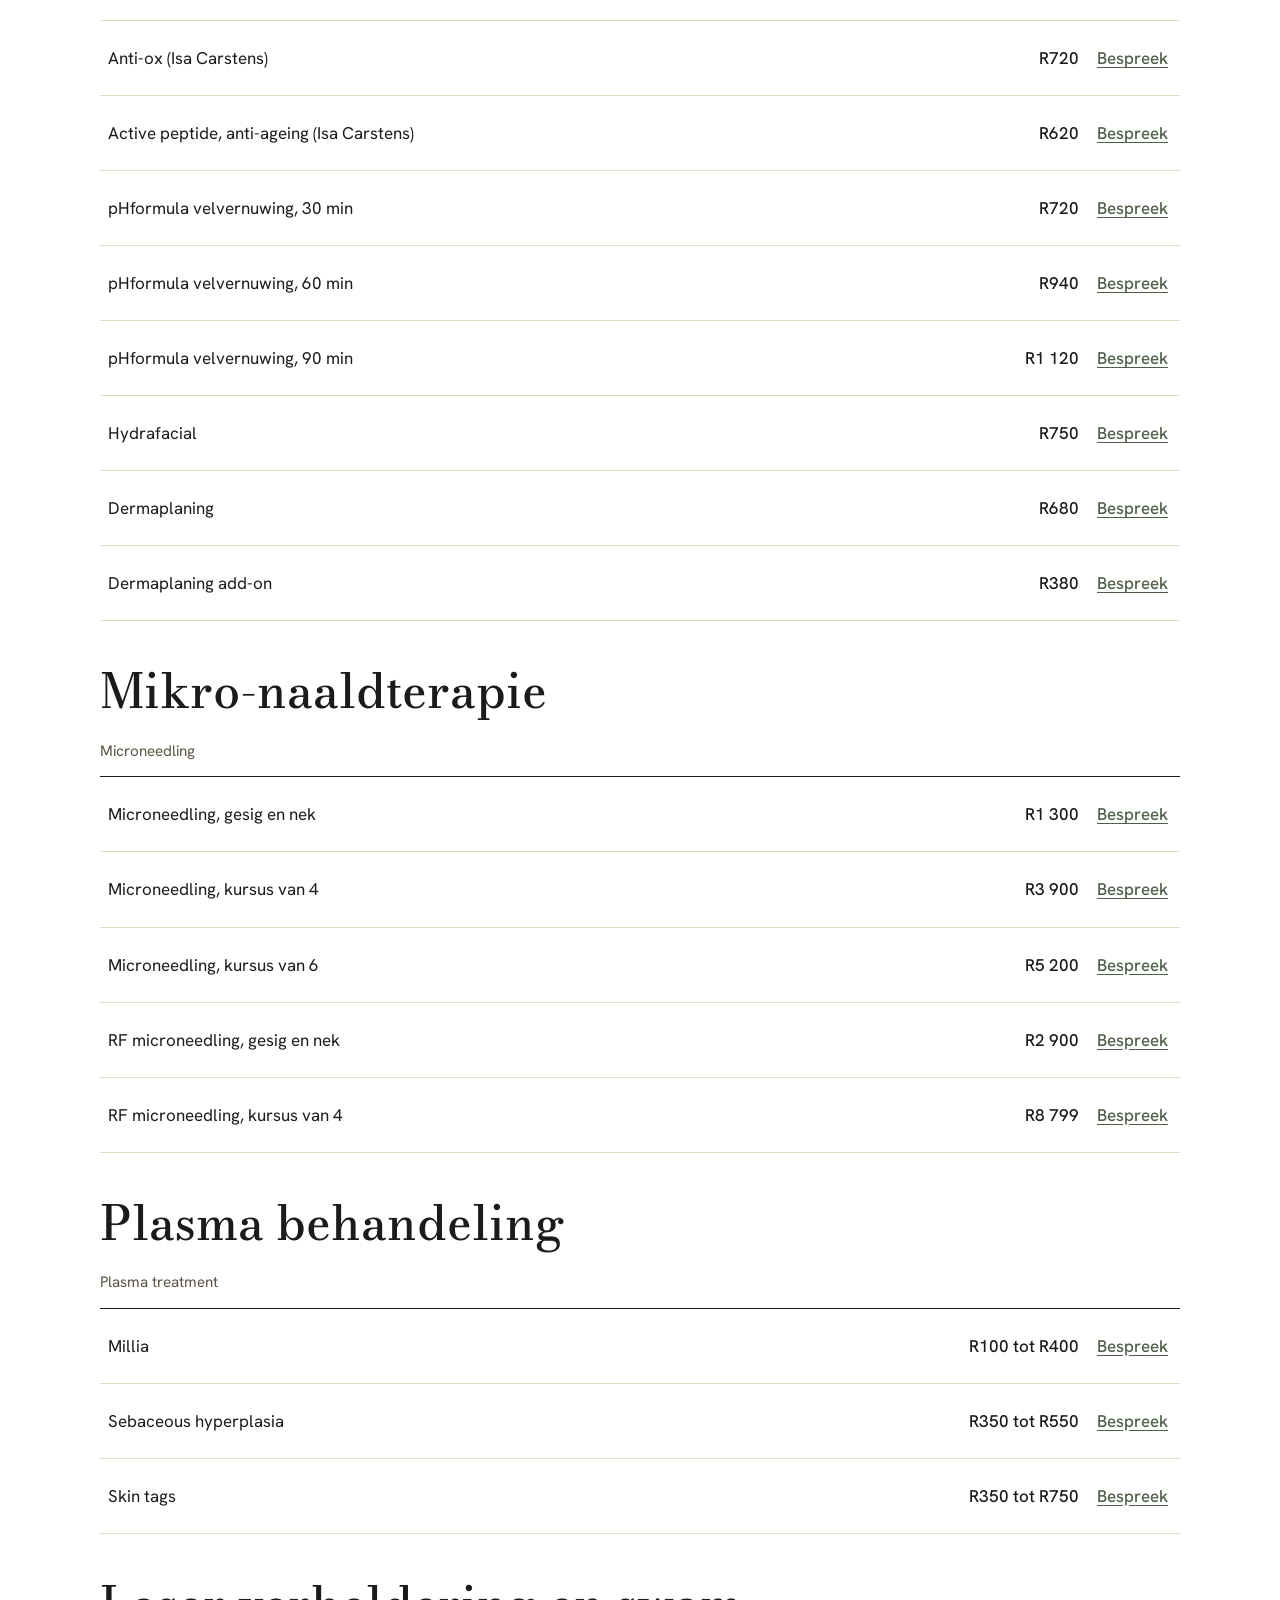
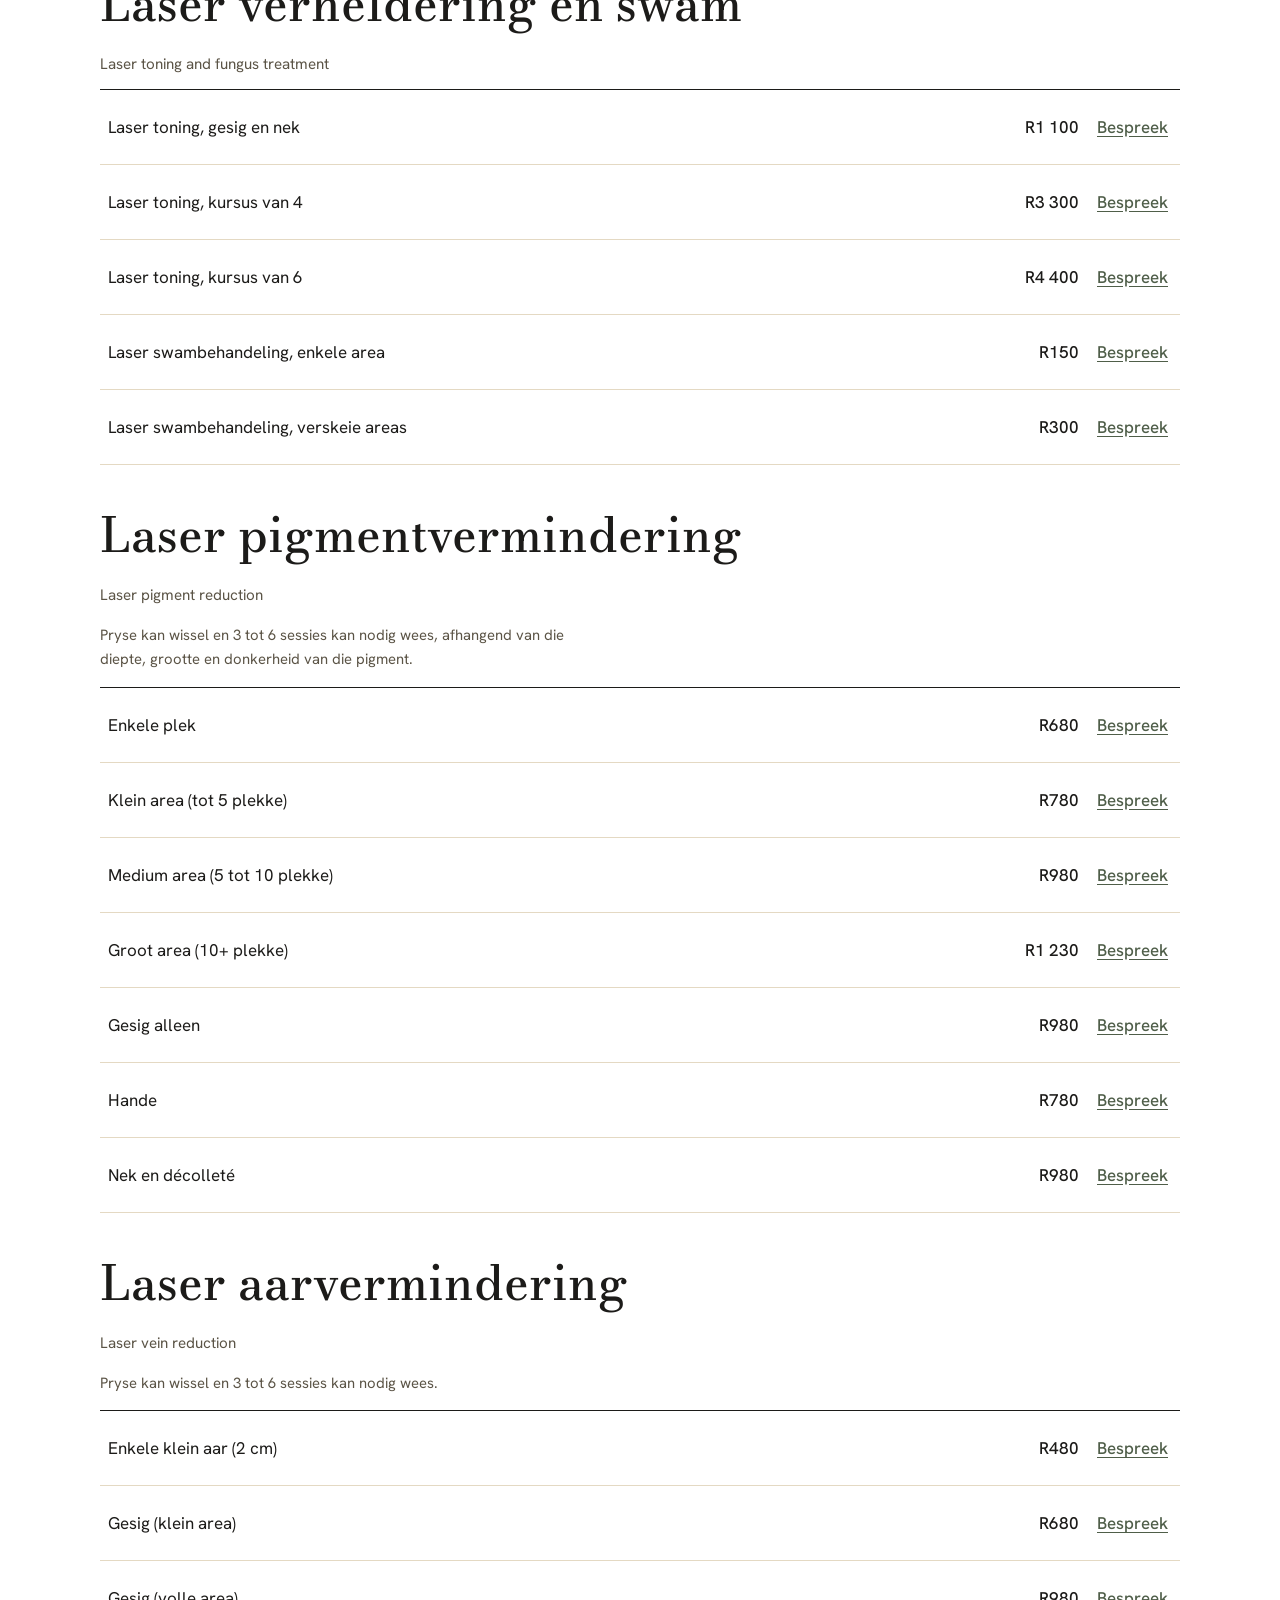
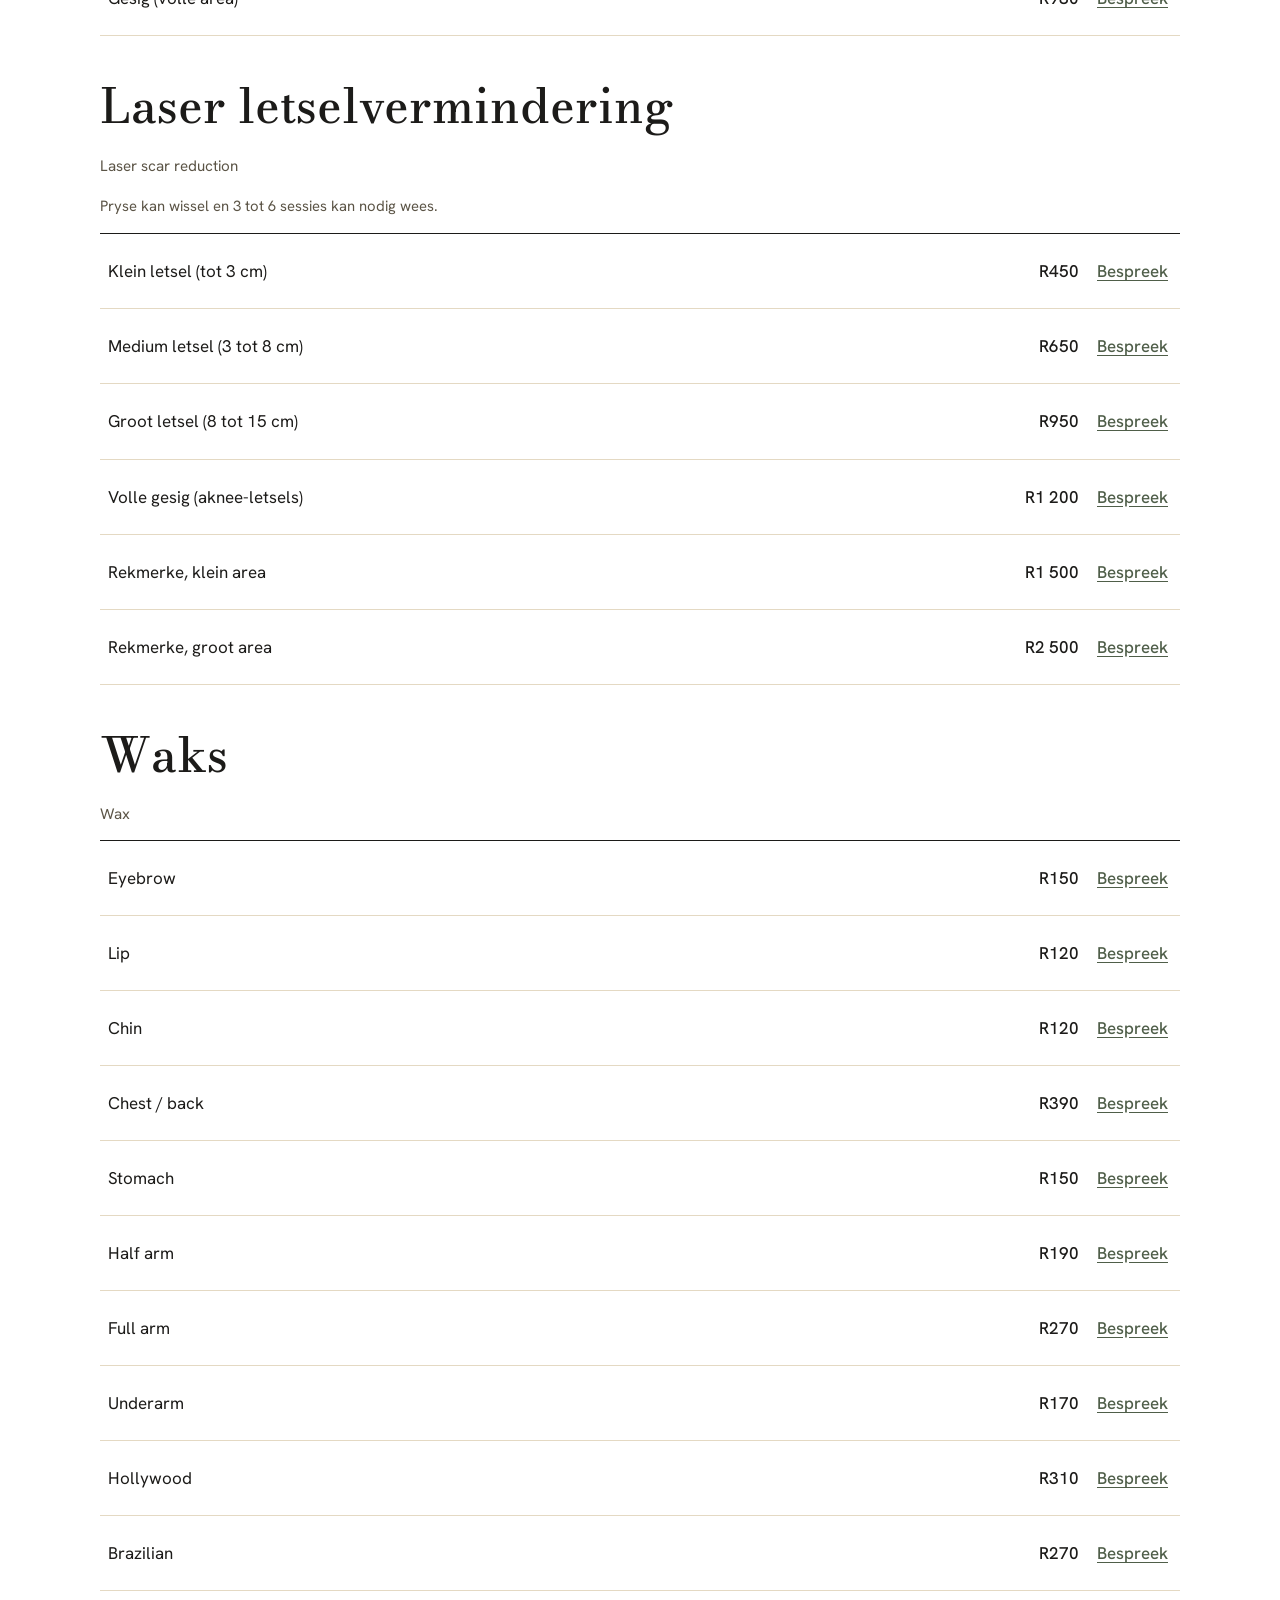
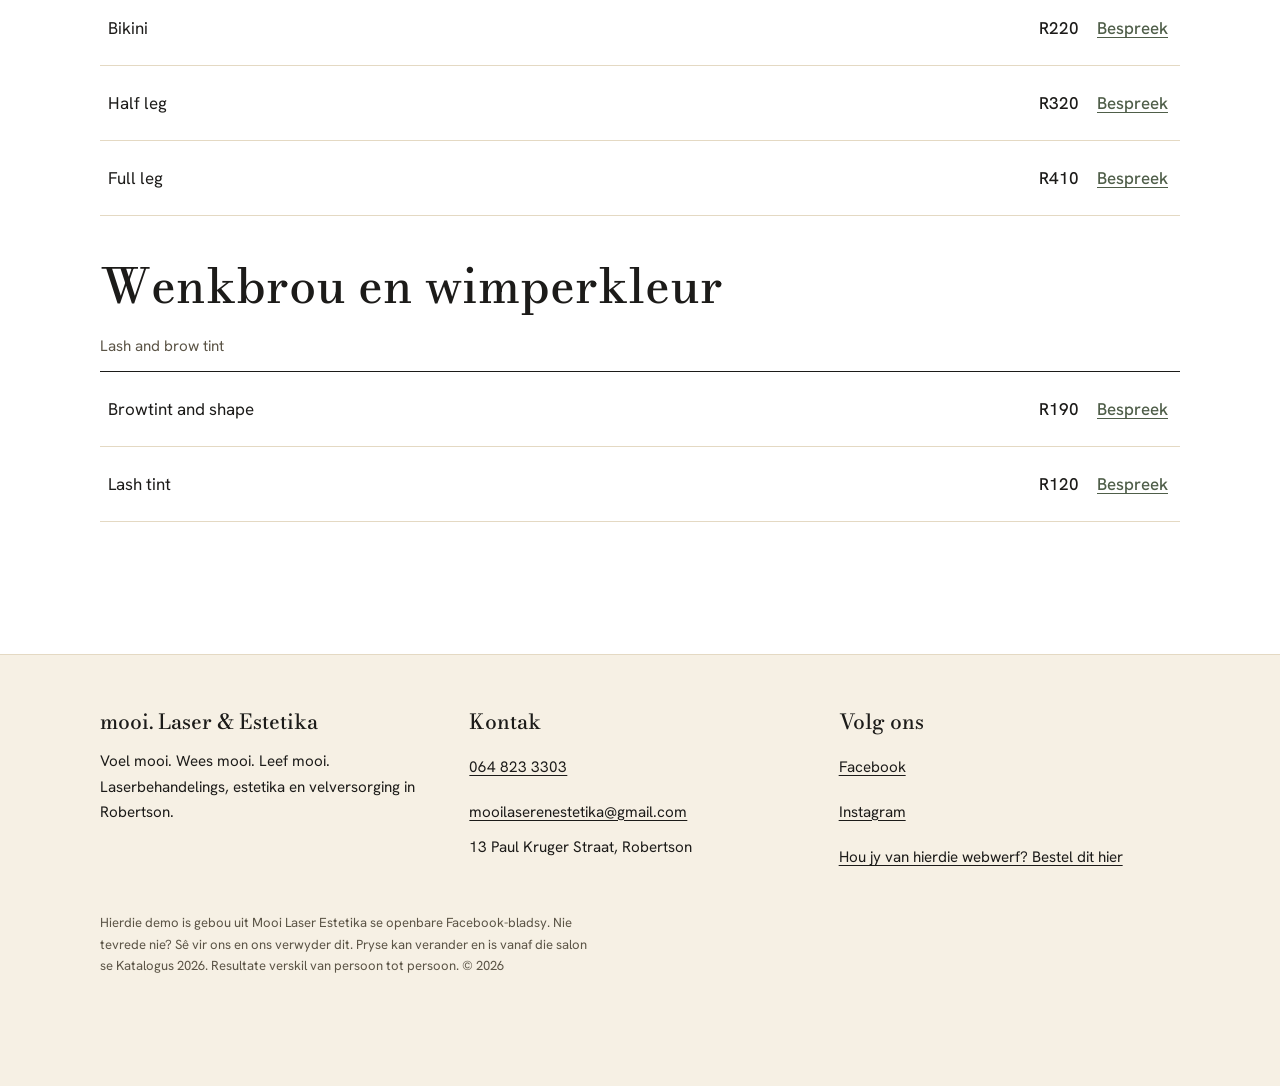
<file: demo/mooi-laser-estetika/pryse.html>
<!doctype html>
<html lang="af">
<head>
<meta charset="utf-8">
<meta name="viewport" content="width=device-width,initial-scale=1">
<title>Behandelings en pryse | Mooi Laser Estetika Robertson</title>
<meta name="description" content="Volledige pryslys vir laser haarverwydering, gesigsbehandelings, microneedling, waks en wenkbrouwerk by Mooi Laser Estetika in Robertson. Bespreek jou plek aanlyn.">
<meta name="robots" content="noindex, nofollow">
<link rel="canonical" href="https://getonlinesa.co.za/demo/mooi-laser-estetika/pryse.html">
<link rel="alternate" hreflang="af" href="https://getonlinesa.co.za/demo/mooi-laser-estetika/pryse.html">
<link rel="alternate" hreflang="en" href="https://getonlinesa.co.za/demo/mooi-laser-estetika/en/pryse.html">
<meta property="og:title" content="Behandelings en pryse | Mooi Laser Estetika Robertson">
<meta property="og:description" content="Volledige pryslys vir laser haarverwydering, gesigsbehandelings, microneedling, waks en wenkbrouwerk by Mooi Laser Estetika in Robertson. Bespreek jou plek aanlyn.">
<meta property="og:locale" content="af_ZA">
<meta property="og:type" content="website">
<meta property="og:url" content="https://getonlinesa.co.za/demo/mooi-laser-estetika/pryse.html">
<meta name="twitter:card" content="summary">
<meta name="twitter:title" content="Behandelings en pryse | Mooi Laser Estetika Robertson">
<meta name="twitter:description" content="Volledige pryslys vir laser haarverwydering, gesigsbehandelings, microneedling, waks en wenkbrouwerk by Mooi Laser Estetika in Robertson. Bespreek jou plek aanlyn.">
<meta property="og:image" content="https://getonlinesa.co.za/demo/mooi-laser-estetika/assets/img/logo-square.jpg">
<meta name="twitter:image" content="https://getonlinesa.co.za/demo/mooi-laser-estetika/assets/img/logo-square.jpg">
<link rel="icon" type="image/png" href="assets/img/favicon.png">
<link rel="apple-touch-icon" href="assets/img/apple-touch-icon.png">
<link rel="preconnect" href="https://fonts.googleapis.com"><link rel="preconnect" href="https://fonts.gstatic.com" crossorigin>
<link href="https://fonts.googleapis.com/css2?family=Bodoni+Moda:opsz,wght@6..96,400..600&family=Hanken+Grotesk:wght@400;500;600&display=swap" rel="stylesheet">
<link rel="stylesheet" href="css/styles.css">
</head>
<body>
<a class="skip" href="#main">Spring na inhoud</a>
<div class="demo-bar">Demo: gemaak vir Mooi Laser Estetika deur <a href="https://getonlinesa.co.za">Get Online SA</a>. Nie die finale webwerf nie.</div>
<header class="site"><div class="wrap bar">
<a class="logo" href="index.html" aria-label="Mooi Laser Estetika, tuisblad"><img src="assets/img/logo.png" width="104" height="46" alt="mooi. Laser &amp; Estetika"></a>
<nav aria-label="Hoofkieslys"><ul>
<li><a href="index.html">Tuis</a></li><li><a href="pryse.html">Behandelings en pryse</a></li><li><a href="bespreek.html">Bespreek</a></li><li><a href="index.html#kontak">Kontak</a></li><li><a class="lang" href="en/pryse.html" hreflang="en" lang="en">English</a></li>
</ul></nav></div></header>
<div class="bar-status"><div class="wrap"><div class="status" data-live-status role="status" aria-live="polite"></div></div></div>
<main id="main">

<section class="block"><div class="wrap">
<h1 style="font-size:clamp(2.2rem,7vw,3.6rem)">Behandelings en pryse</h1>
<p class="note">Pryse is soos op die salon se Katalogus 2026 en kan verander. <span class="todo">TODO</span> Die salon moet elke prys bevestig voor die webwerf live gaan.</p>
<ul class="price-nav" id="priceNav" aria-label="Spring na 'n groep"></ul>
<div id="priceRoot"></div>
</div></section>
</main>
<footer class="site"><div class="wrap">
<div class="cols">
<div><h2>mooi. Laser &amp; Estetika</h2><p>Voel mooi. Wees mooi. Leef mooi.<br>Laserbehandelings, estetika en velversorging in Robertson.</p></div>
<div><h2>Kontak</h2><a href="tel:+27648233303">064 823 3303</a><br><a href="mailto:mooilaserenestetika@gmail.com">mooilaserenestetika@gmail.com</a><br>13 Paul Kruger Straat, Robertson</div>
<div><h2>Volg ons</h2><a href="https://www.facebook.com/profile.php?id=61575269173028" rel="noopener">Facebook</a><br><a href="https://www.instagram.com/mooi_laser_en_estetika" rel="noopener">Instagram</a><br><a href="https://getonlinesa.co.za/?ref=mooi-laser-estetika&amp;pakket=plus#order">Hou jy van hierdie webwerf? Bestel dit hier</a></div>
</div>
<p class="fine">Hierdie demo is gebou uit Mooi Laser Estetika se openbare Facebook-bladsy. Nie tevrede nie? Sê vir ons en ons verwyder dit. Pryse kan verander en is vanaf die salon se Katalogus 2026. Resultate verskil van persoon tot persoon. &copy; <span id="yr">2026</span></p>
</div></footer>
<a class="float-wa" href="https://wa.me/27648233303?text=Hallo%2C%20ek%20wil%20graag%20meer%20weet%20oor%20julle%20behandelings." target="_blank" rel="noopener" aria-label="Gesels met ons op WhatsApp"><svg viewBox="0 0 32 32" aria-hidden="true"><path d="M16.04 3C9.4 3 4 8.4 4 15.04c0 2.12.56 4.19 1.6 6L4 29l8.17-1.57a12 12 0 0 0 3.87.64C22.68 28.07 28 22.68 28 16.04 28 9.4 22.68 3 16.04 3zm0 22.1c-1.2 0-2.37-.3-3.4-.9l-.5-.3-4.85.93.95-4.72-.32-.5a10 10 0 0 1-1.54-5.4c0-5.54 4.5-10.04 10.07-10.04 5.52 0 10.02 4.5 10.02 10.04S21.56 25.1 16.04 25.1zm5.5-7.5c-.3-.15-1.78-.88-2.05-.98-.28-.1-.48-.15-.68.15-.2.3-.78.98-.96 1.18-.17.2-.35.23-.65.08-.3-.15-1.27-.47-2.42-1.5-.9-.8-1.5-1.78-1.67-2.08-.17-.3-.02-.46.13-.6.14-.13.3-.35.45-.52.15-.18.2-.3.3-.5.1-.2.05-.38-.02-.53-.08-.15-.68-1.64-.93-2.25-.25-.58-.5-.5-.68-.5h-.58c-.2 0-.53.08-.8.38-.28.3-1.05 1.03-1.05 2.5s1.07 2.9 1.22 3.1c.15.2 2.1 3.2 5.08 4.48.7.3 1.26.5 1.7.62.72.23 1.37.2 1.88.12.57-.08 1.78-.73 2.03-1.43.25-.7.25-1.3.18-1.43-.08-.13-.28-.2-.58-.35z"/></svg></a>
<script src="data.js"></script>
<script src="js/main.js"></script>
<script src="js/prices.js"></script>
</body></html>
</file>
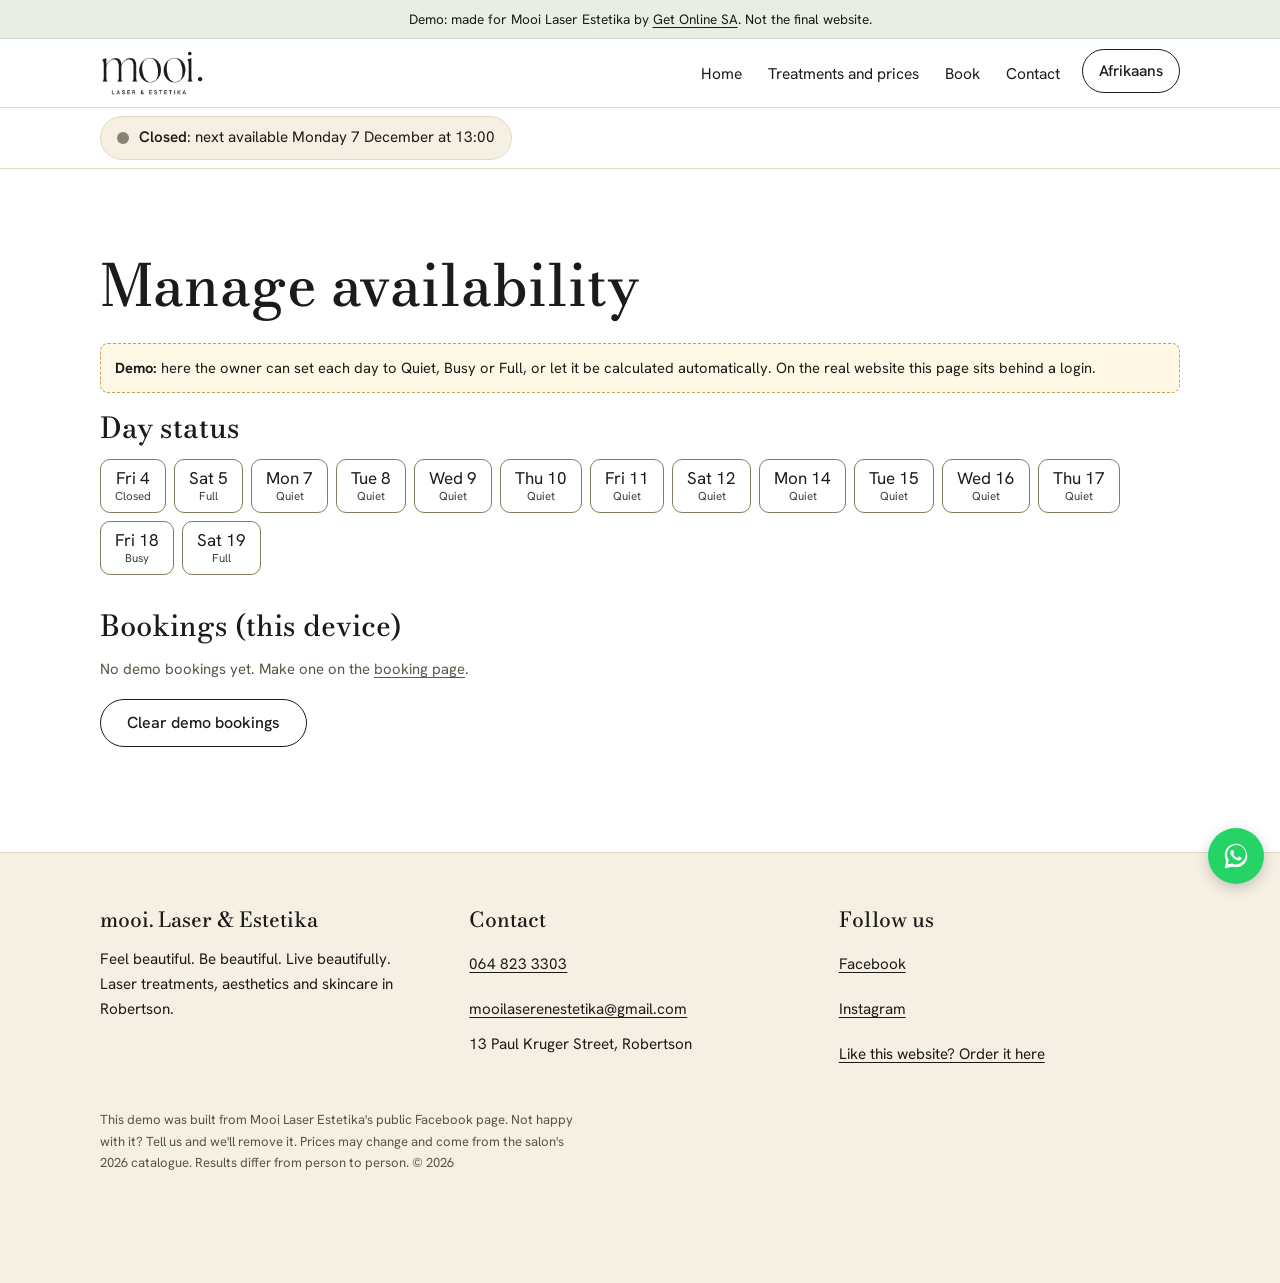
<file: demo/mooi-laser-estetika/en/admin.html>
<!doctype html>
<html lang="en">
<head>
<meta charset="utf-8">
<meta name="viewport" content="width=device-width,initial-scale=1">
<title>Owner demo | Mooi Laser Estetika</title>
<meta name="description" content="Demo of how the salon owner manages the busy status and bookings.">
<meta name="robots" content="noindex, nofollow">
<link rel="canonical" href="https://getonlinesa.co.za/demo/mooi-laser-estetika/en/admin.html">
<link rel="alternate" hreflang="af" href="https://getonlinesa.co.za/demo/mooi-laser-estetika/admin.html">
<link rel="alternate" hreflang="en" href="https://getonlinesa.co.za/demo/mooi-laser-estetika/en/admin.html">
<meta property="og:title" content="Owner demo | Mooi Laser Estetika">
<meta property="og:description" content="Demo of how the salon owner manages the busy status and bookings.">
<meta property="og:locale" content="en_ZA">
<meta property="og:type" content="website">
<meta property="og:url" content="https://getonlinesa.co.za/demo/mooi-laser-estetika/admin.html">
<meta name="twitter:card" content="summary">
<meta name="twitter:title" content="Owner demo | Mooi Laser Estetika">
<meta name="twitter:description" content="Demo of how the salon owner manages the busy status and bookings.">
<meta property="og:image" content="https://getonlinesa.co.za/demo/mooi-laser-estetika/assets/img/logo-square.jpg">
<meta name="twitter:image" content="https://getonlinesa.co.za/demo/mooi-laser-estetika/assets/img/logo-square.jpg">
<link rel="icon" type="image/png" href="../assets/img/favicon.png">
<link rel="apple-touch-icon" href="../assets/img/apple-touch-icon.png">
<link rel="preconnect" href="https://fonts.googleapis.com"><link rel="preconnect" href="https://fonts.gstatic.com" crossorigin>
<link href="https://fonts.googleapis.com/css2?family=Bodoni+Moda:opsz,wght@6..96,400..600&family=Hanken+Grotesk:wght@400;500;600&display=swap" rel="stylesheet">
<link rel="stylesheet" href="../css/styles.css">
</head>
<body>
<a class="skip" href="#main">Skip to content</a>
<div class="demo-bar">Demo: made for Mooi Laser Estetika by <a href="https://getonlinesa.co.za">Get Online SA</a>. Not the final website.</div>
<header class="site"><div class="wrap bar">
<a class="logo" href="index.html" aria-label="Mooi Laser Estetika, home"><img src="../assets/img/logo.png" width="104" height="46" alt="mooi. Laser &amp; Estetika"></a>
<nav aria-label="Main menu"><ul>
<li><a href="index.html">Home</a></li><li><a href="pryse.html">Treatments and prices</a></li><li><a href="bespreek.html">Book</a></li><li><a href="index.html#kontak">Contact</a></li><li><a class="lang" href="../admin.html" hreflang="af" lang="af">Afrikaans</a></li>
</ul></nav></div></header>
<div class="bar-status"><div class="wrap"><div class="status" data-live-status role="status" aria-live="polite"></div></div></div>
<main id="main">

<section class="block"><div class="wrap">
<h1 style="font-size:clamp(2.2rem,7vw,3.6rem)">Manage availability</h1>
<p class="demo-note"><b>Demo:</b> here the owner can set each day to Quiet, Busy or Full, or let it be calculated automatically. On the real website this page sits behind a login.</p>
<h2 style="font-size:1.8rem">Day status</h2>
<div class="chips" id="adminDays"></div>
<div id="adminControls" style="margin:18px 0"></div>
<h2 style="font-size:1.8rem;margin-top:36px">Bookings (this device)</h2>
<div id="bookingList"></div>
<p><button class="btn ghost" type="button" id="clearAll">Clear demo bookings</button></p>
</div></section>
</main>
<footer class="site"><div class="wrap">
<div class="cols">
<div><h2>mooi. Laser &amp; Estetika</h2><p>Feel beautiful. Be beautiful. Live beautifully.<br>Laser treatments, aesthetics and skincare in Robertson.</p></div>
<div><h2>Contact</h2><a href="tel:+27648233303">064 823 3303</a><br><a href="mailto:mooilaserenestetika@gmail.com">mooilaserenestetika@gmail.com</a><br>13 Paul Kruger Street, Robertson</div>
<div><h2>Follow us</h2><a href="https://www.facebook.com/profile.php?id=61575269173028" rel="noopener">Facebook</a><br><a href="https://www.instagram.com/mooi_laser_en_estetika" rel="noopener">Instagram</a><br><a href="https://getonlinesa.co.za/?ref=mooi-laser-estetika&amp;pakket=plus#order">Like this website? Order it here</a></div>
</div>
<p class="fine">This demo was built from Mooi Laser Estetika's public Facebook page. Not happy with it? Tell us and we'll remove it. Prices may change and come from the salon's 2026 catalogue. Results differ from person to person. &copy; <span id="yr">2026</span></p>
</div></footer>
<a class="float-wa" href="https://wa.me/27648233303?text=Hello%2C%20I%20would%20like%20to%20know%20more%20about%20your%20treatments." target="_blank" rel="noopener" aria-label="Chat with us on WhatsApp"><svg viewBox="0 0 32 32" aria-hidden="true"><path d="M16.04 3C9.4 3 4 8.4 4 15.04c0 2.12.56 4.19 1.6 6L4 29l8.17-1.57a12 12 0 0 0 3.87.64C22.68 28.07 28 22.68 28 16.04 28 9.4 22.68 3 16.04 3zm0 22.1c-1.2 0-2.37-.3-3.4-.9l-.5-.3-4.85.93.95-4.72-.32-.5a10 10 0 0 1-1.54-5.4c0-5.54 4.5-10.04 10.07-10.04 5.52 0 10.02 4.5 10.02 10.04S21.56 25.1 16.04 25.1zm5.5-7.5c-.3-.15-1.78-.88-2.05-.98-.28-.1-.48-.15-.68.15-.2.3-.78.98-.96 1.18-.17.2-.35.23-.65.08-.3-.15-1.27-.47-2.42-1.5-.9-.8-1.5-1.78-1.67-2.08-.17-.3-.02-.46.13-.6.14-.13.3-.35.45-.52.15-.18.2-.3.3-.5.1-.2.05-.38-.02-.53-.08-.15-.68-1.64-.93-2.25-.25-.58-.5-.5-.68-.5h-.58c-.2 0-.53.08-.8.38-.28.3-1.05 1.03-1.05 2.5s1.07 2.9 1.22 3.1c.15.2 2.1 3.2 5.08 4.48.7.3 1.26.5 1.7.62.72.23 1.37.2 1.88.12.57-.08 1.78-.73 2.03-1.43.25-.7.25-1.3.18-1.43-.08-.13-.28-.2-.58-.35z"/></svg></a>
<script src="../data.js"></script>
<script src="../js/main.js"></script>
<script>
(function(){
  var M=window.MOOI,box=document.getElementById("adminDays"),ctl=document.getElementById("adminControls"),list=document.getElementById("bookingList"),sel="";
  function esc(s){return String(s).replace(/[&<>"']/g,function(c){return {"&":"&amp;","<":"&lt;",">":"&gt;",'"':"&quot;","'":"&#39;"}[c];});}
  function days(){box.innerHTML="";var d=new Date(),n=0,c=0;while(c<14&&n<30){var ds=M.ymd(d);if(M.slotsFor(ds).length){var st=M.status(ds),b=document.createElement("button");b.type="button";b.className="chip";b.setAttribute("aria-pressed",sel===ds?"true":"false");b.innerHTML=M.DAYS[d.getDay()].slice(0,3)+" "+d.getDate()+'<small>'+M.TEXT[st.level]+(st.overridden?" ("+M.T.manual+")":"")+'</small>';b.dataset.d=ds;b.onclick=function(e){sel=e.currentTarget.dataset.d;draw();};box.appendChild(b);c++;}d.setDate(d.getDate()+1);n++;}}
  function controls(){ctl.innerHTML="";if(!sel)return;var o=M.override(sel);var h='<p><b>'+M.niceDate(sel)+'</b></p><div class="chips">';[["auto",M.T.auto],["quiet",M.TEXT.quiet],["busy",M.TEXT.busy],["full",M.TEXT.full]].forEach(function(x){h+='<button type="button" class="chip" data-o="'+x[0]+'" aria-pressed="'+(o===x[0])+'">'+x[1]+"</button>";});ctl.innerHTML=h+"</div>";ctl.querySelectorAll("[data-o]").forEach(function(b){b.onclick=function(){var all=M.load(M.KEY_O,{})||{};if(b.dataset.o==="auto")delete all[sel];else all[sel]=b.dataset.o;M.save(M.KEY_O,all);window.dispatchEvent(new Event("mooi:update"));draw();};});}
  function bookings(){var b=M.load(M.KEY_B,[]);if(!b.length){list.innerHTML=M.T.noBookings;return;}b.sort(function(a,c){return (a.date+a.time).localeCompare(c.date+c.time);});list.innerHTML='<table class="prices"><tbody>'+b.map(function(r){return "<tr><td>"+M.niceDate(r.date)+" "+r.time+"<br><small>"+esc(r.service)+"</small></td><td class=\"p\">"+esc(r.name)+"<br><small>"+esc(r.phone)+"</small></td></tr>";}).join("")+"</tbody></table>";}
  function draw(){days();controls();bookings();}
  document.getElementById("clearAll").onclick=function(){M.save(M.KEY_B,[]);M.save(M.KEY_O,{});window.dispatchEvent(new Event("mooi:update"));draw();};
  window.addEventListener("mooi:update",function(){days();bookings();});draw();
})();
</script>
</body></html>
</file>
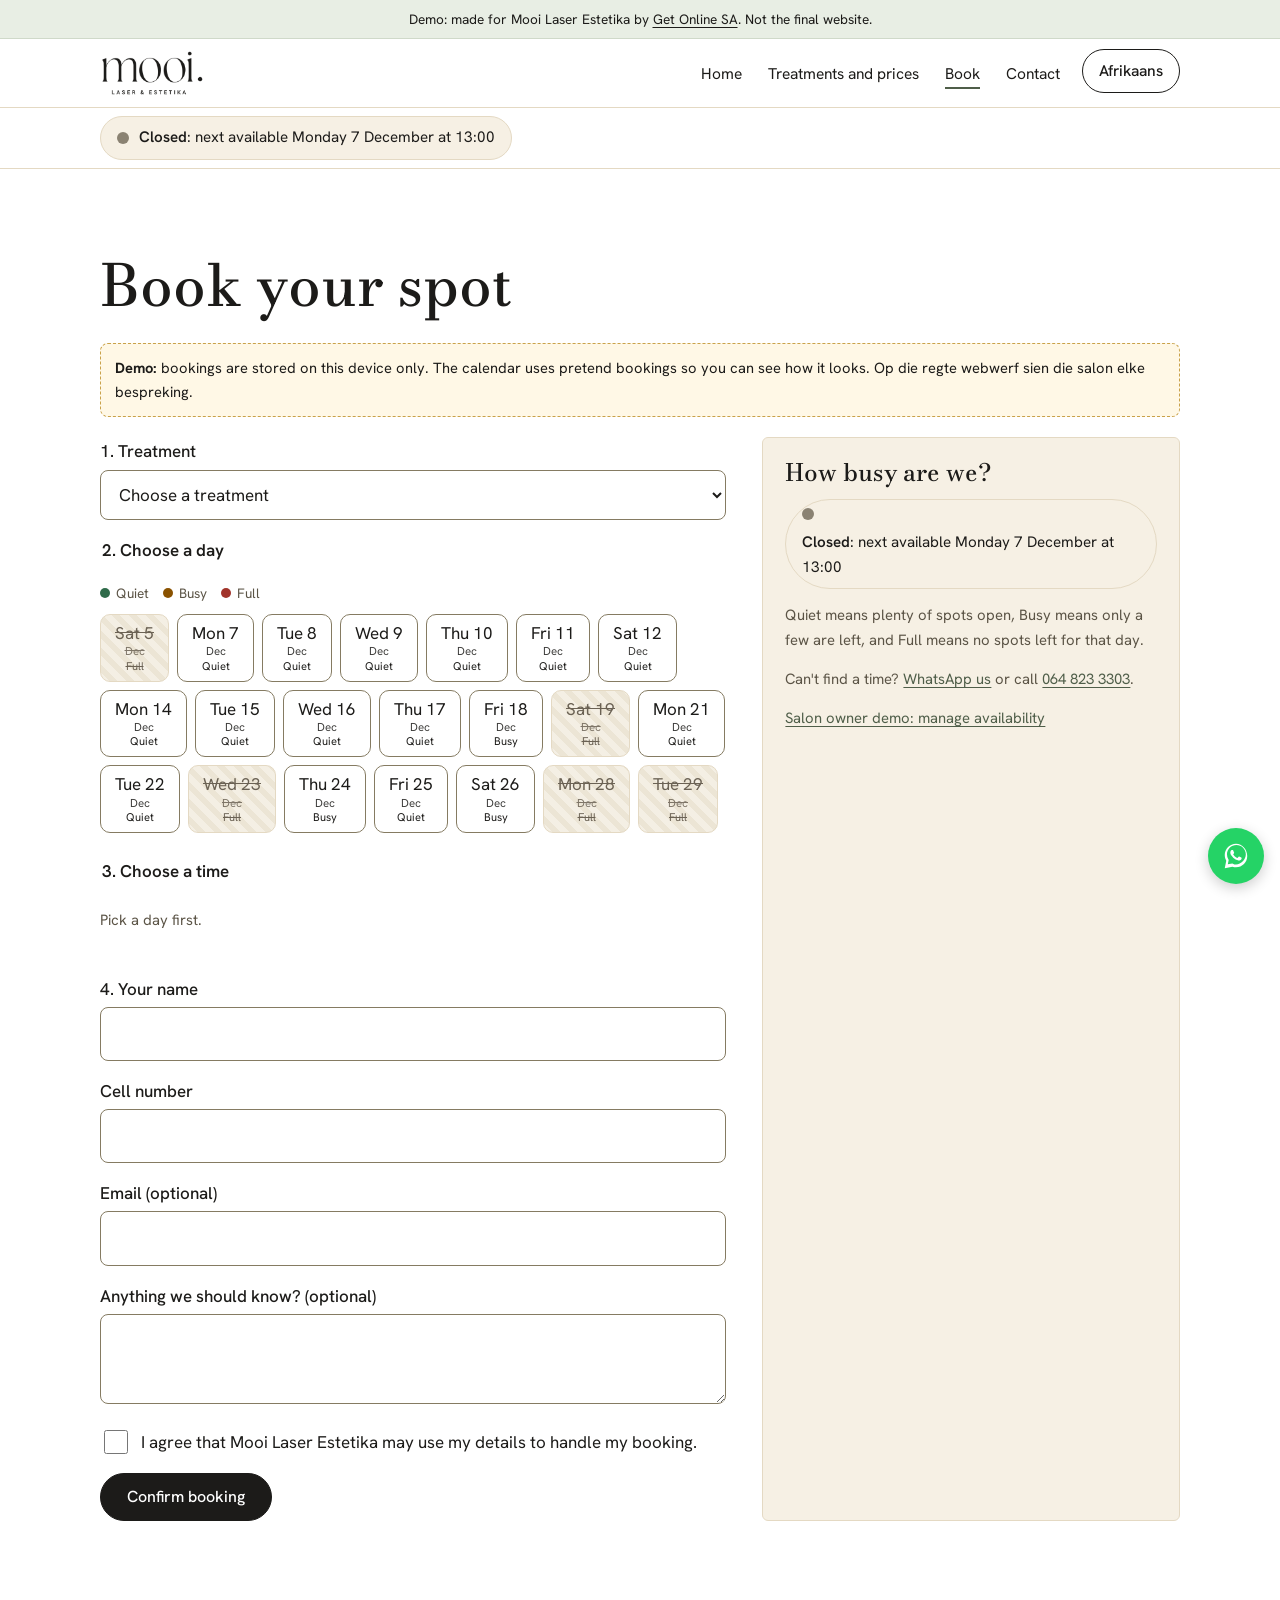
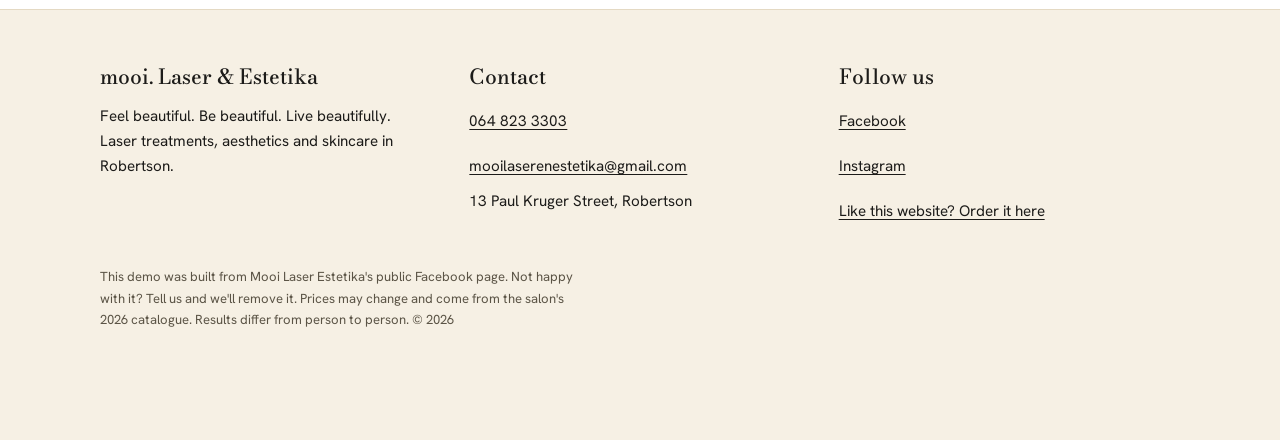
<file: demo/mooi-laser-estetika/en/bespreek.html>
<!doctype html>
<html lang="en">
<head>
<meta charset="utf-8">
<meta name="viewport" content="width=device-width,initial-scale=1">
<title>Book online | Mooi Laser Estetika Robertson</title>
<meta name="description" content="Book your laser or facial treatment at Mooi Laser Estetika in Robertson. Choose your day and time and see which days are Quiet, Busy or Full.">
<meta name="robots" content="noindex, nofollow">
<link rel="canonical" href="https://getonlinesa.co.za/demo/mooi-laser-estetika/en/bespreek.html">
<link rel="alternate" hreflang="af" href="https://getonlinesa.co.za/demo/mooi-laser-estetika/bespreek.html">
<link rel="alternate" hreflang="en" href="https://getonlinesa.co.za/demo/mooi-laser-estetika/en/bespreek.html">
<meta property="og:title" content="Book online | Mooi Laser Estetika Robertson">
<meta property="og:description" content="Book your laser or facial treatment at Mooi Laser Estetika in Robertson. Choose your day and time and see which days are Quiet, Busy or Full.">
<meta property="og:locale" content="en_ZA">
<meta property="og:type" content="website">
<meta property="og:url" content="https://getonlinesa.co.za/demo/mooi-laser-estetika/bespreek.html">
<meta name="twitter:card" content="summary">
<meta name="twitter:title" content="Book online | Mooi Laser Estetika Robertson">
<meta name="twitter:description" content="Book your laser or facial treatment at Mooi Laser Estetika in Robertson. Choose your day and time and see which days are Quiet, Busy or Full.">
<meta property="og:image" content="https://getonlinesa.co.za/demo/mooi-laser-estetika/assets/img/logo-square.jpg">
<meta name="twitter:image" content="https://getonlinesa.co.za/demo/mooi-laser-estetika/assets/img/logo-square.jpg">
<link rel="icon" type="image/png" href="../assets/img/favicon.png">
<link rel="apple-touch-icon" href="../assets/img/apple-touch-icon.png">
<link rel="preconnect" href="https://fonts.googleapis.com"><link rel="preconnect" href="https://fonts.gstatic.com" crossorigin>
<link href="https://fonts.googleapis.com/css2?family=Bodoni+Moda:opsz,wght@6..96,400..600&family=Hanken+Grotesk:wght@400;500;600&display=swap" rel="stylesheet">
<link rel="stylesheet" href="../css/styles.css">
</head>
<body>
<a class="skip" href="#main">Skip to content</a>
<div class="demo-bar">Demo: made for Mooi Laser Estetika by <a href="https://getonlinesa.co.za">Get Online SA</a>. Not the final website.</div>
<header class="site"><div class="wrap bar">
<a class="logo" href="index.html" aria-label="Mooi Laser Estetika, home"><img src="../assets/img/logo.png" width="104" height="46" alt="mooi. Laser &amp; Estetika"></a>
<nav aria-label="Main menu"><ul>
<li><a href="index.html">Home</a></li><li><a href="pryse.html">Treatments and prices</a></li><li><a href="bespreek.html">Book</a></li><li><a href="index.html#kontak">Contact</a></li><li><a class="lang" href="../bespreek.html" hreflang="af" lang="af">Afrikaans</a></li>
</ul></nav></div></header>
<div class="bar-status"><div class="wrap"><div class="status" data-live-status role="status" aria-live="polite"></div></div></div>
<main id="main">

<section class="block"><div class="wrap">
<h1 style="font-size:clamp(2.2rem,7vw,3.6rem)">Book your spot</h1>
<p class="demo-note"><b>Demo:</b> bookings are stored on this device only. The calendar uses pretend bookings so you can see how it looks. Op die regte webwerf sien die salon elke bespreking.</p>
<div class="book-grid">
<form id="bookForm" novalidate>
<div class="field"><label for="service">1. Treatment</label>
<select id="service" aria-describedby="err-service"><option value="">Choose a treatment</option></select><div class="err" id="err-service" role="alert"></div></div>

<fieldset><legend>2. Choose a day</legend>
<div class="legend" aria-hidden="true"><span>Quiet</span><span class="b">Busy</span><span class="f">Full</span></div>
<div class="chips" id="dates"></div></fieldset>

<fieldset><legend>3. Choose a time <span id="pickedDay" style="font-weight:400;color:var(--soft)"></span></legend>
<div class="chips" id="times"></div><div class="err" id="err-time" role="alert"></div><span id="time" tabindex="-1"></span></fieldset>

<div class="field"><label for="name">4. Your name</label><input id="name" type="text" autocomplete="name" aria-describedby="err-name"><div class="err" id="err-name" role="alert"></div></div>
<div class="field"><label for="phone">Cell number</label><input id="phone" type="tel" autocomplete="tel" inputmode="tel" aria-describedby="err-phone"><div class="err" id="err-phone" role="alert"></div></div>
<div class="field"><label for="email">Email (optional)</label><input id="email" type="email" autocomplete="email" aria-describedby="err-email"><div class="err" id="err-email" role="alert"></div></div>
<div class="field"><label for="note">Anything we should know? (optional)</label><textarea id="note"></textarea></div>
<div class="hp" aria-hidden="true"><label for="website">Leave this empty</label><input id="website" type="text" tabindex="-1" autocomplete="off"></div>
<div class="field"><label class="consent" for="consent"><input id="consent" type="checkbox" aria-describedby="err-consent"><span>I agree that Mooi Laser Estetika may use my details to handle my booking.</span></label><div class="err" id="err-consent" role="alert"></div></div>
<button class="btn" type="submit">Confirm booking</button>
<div id="result" aria-live="polite"></div>
</form>

<aside class="card aside-card"><h2>How busy are we?</h2>
<div class="status" data-live-status role="status"></div>
<p class="note" style="margin-top:14px">Quiet means plenty of spots open, Busy means only a few are left, and Full means no spots left for that day.</p>
<p class="note">Can't find a time? <a href="https://wa.me/27648233303?text=Hello%2C%20I%27m%20looking%20for%20a%20time." target="_blank" rel="noopener">WhatsApp us</a> or call <a href="tel:+27648233303">064 823 3303</a>.</p>
<p class="note"><a href="admin.html">Salon owner demo: manage availability</a></p></aside>
</div></div></section>
</main>
<footer class="site"><div class="wrap">
<div class="cols">
<div><h2>mooi. Laser &amp; Estetika</h2><p>Feel beautiful. Be beautiful. Live beautifully.<br>Laser treatments, aesthetics and skincare in Robertson.</p></div>
<div><h2>Contact</h2><a href="tel:+27648233303">064 823 3303</a><br><a href="mailto:mooilaserenestetika@gmail.com">mooilaserenestetika@gmail.com</a><br>13 Paul Kruger Street, Robertson</div>
<div><h2>Follow us</h2><a href="https://www.facebook.com/profile.php?id=61575269173028" rel="noopener">Facebook</a><br><a href="https://www.instagram.com/mooi_laser_en_estetika" rel="noopener">Instagram</a><br><a href="https://getonlinesa.co.za/?ref=mooi-laser-estetika&amp;pakket=plus#order">Like this website? Order it here</a></div>
</div>
<p class="fine">This demo was built from Mooi Laser Estetika's public Facebook page. Not happy with it? Tell us and we'll remove it. Prices may change and come from the salon's 2026 catalogue. Results differ from person to person. &copy; <span id="yr">2026</span></p>
</div></footer>
<a class="float-wa" href="https://wa.me/27648233303?text=Hello%2C%20I%20would%20like%20to%20know%20more%20about%20your%20treatments." target="_blank" rel="noopener" aria-label="Chat with us on WhatsApp"><svg viewBox="0 0 32 32" aria-hidden="true"><path d="M16.04 3C9.4 3 4 8.4 4 15.04c0 2.12.56 4.19 1.6 6L4 29l8.17-1.57a12 12 0 0 0 3.87.64C22.68 28.07 28 22.68 28 16.04 28 9.4 22.68 3 16.04 3zm0 22.1c-1.2 0-2.37-.3-3.4-.9l-.5-.3-4.85.93.95-4.72-.32-.5a10 10 0 0 1-1.54-5.4c0-5.54 4.5-10.04 10.07-10.04 5.52 0 10.02 4.5 10.02 10.04S21.56 25.1 16.04 25.1zm5.5-7.5c-.3-.15-1.78-.88-2.05-.98-.28-.1-.48-.15-.68.15-.2.3-.78.98-.96 1.18-.17.2-.35.23-.65.08-.3-.15-1.27-.47-2.42-1.5-.9-.8-1.5-1.78-1.67-2.08-.17-.3-.02-.46.13-.6.14-.13.3-.35.45-.52.15-.18.2-.3.3-.5.1-.2.05-.38-.02-.53-.08-.15-.68-1.64-.93-2.25-.25-.58-.5-.5-.68-.5h-.58c-.2 0-.53.08-.8.38-.28.3-1.05 1.03-1.05 2.5s1.07 2.9 1.22 3.1c.15.2 2.1 3.2 5.08 4.48.7.3 1.26.5 1.7.62.72.23 1.37.2 1.88.12.57-.08 1.78-.73 2.03-1.43.25-.7.25-1.3.18-1.43-.08-.13-.28-.2-.58-.35z"/></svg></a>
<script src="../data.js"></script>
<script src="../js/main.js"></script>
<script src="../js/booking.js"></script>
</body></html>
</file>
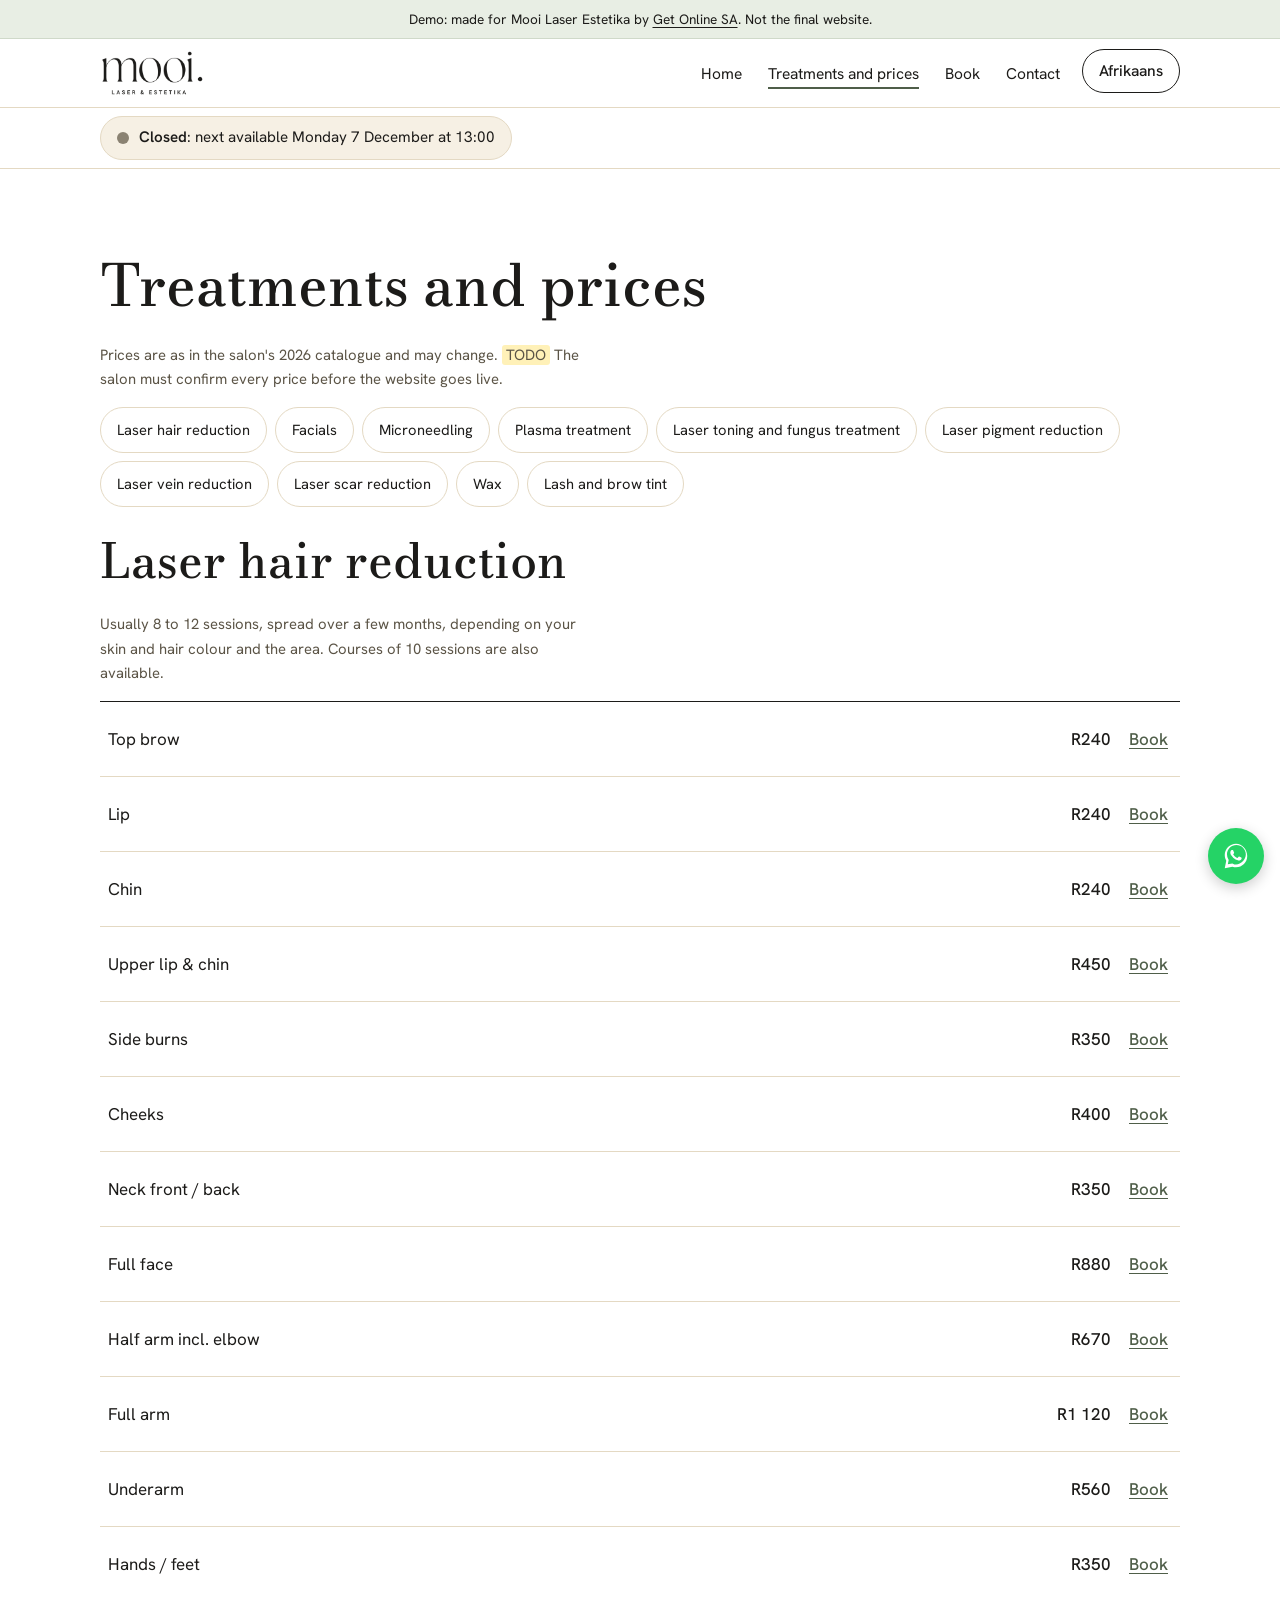
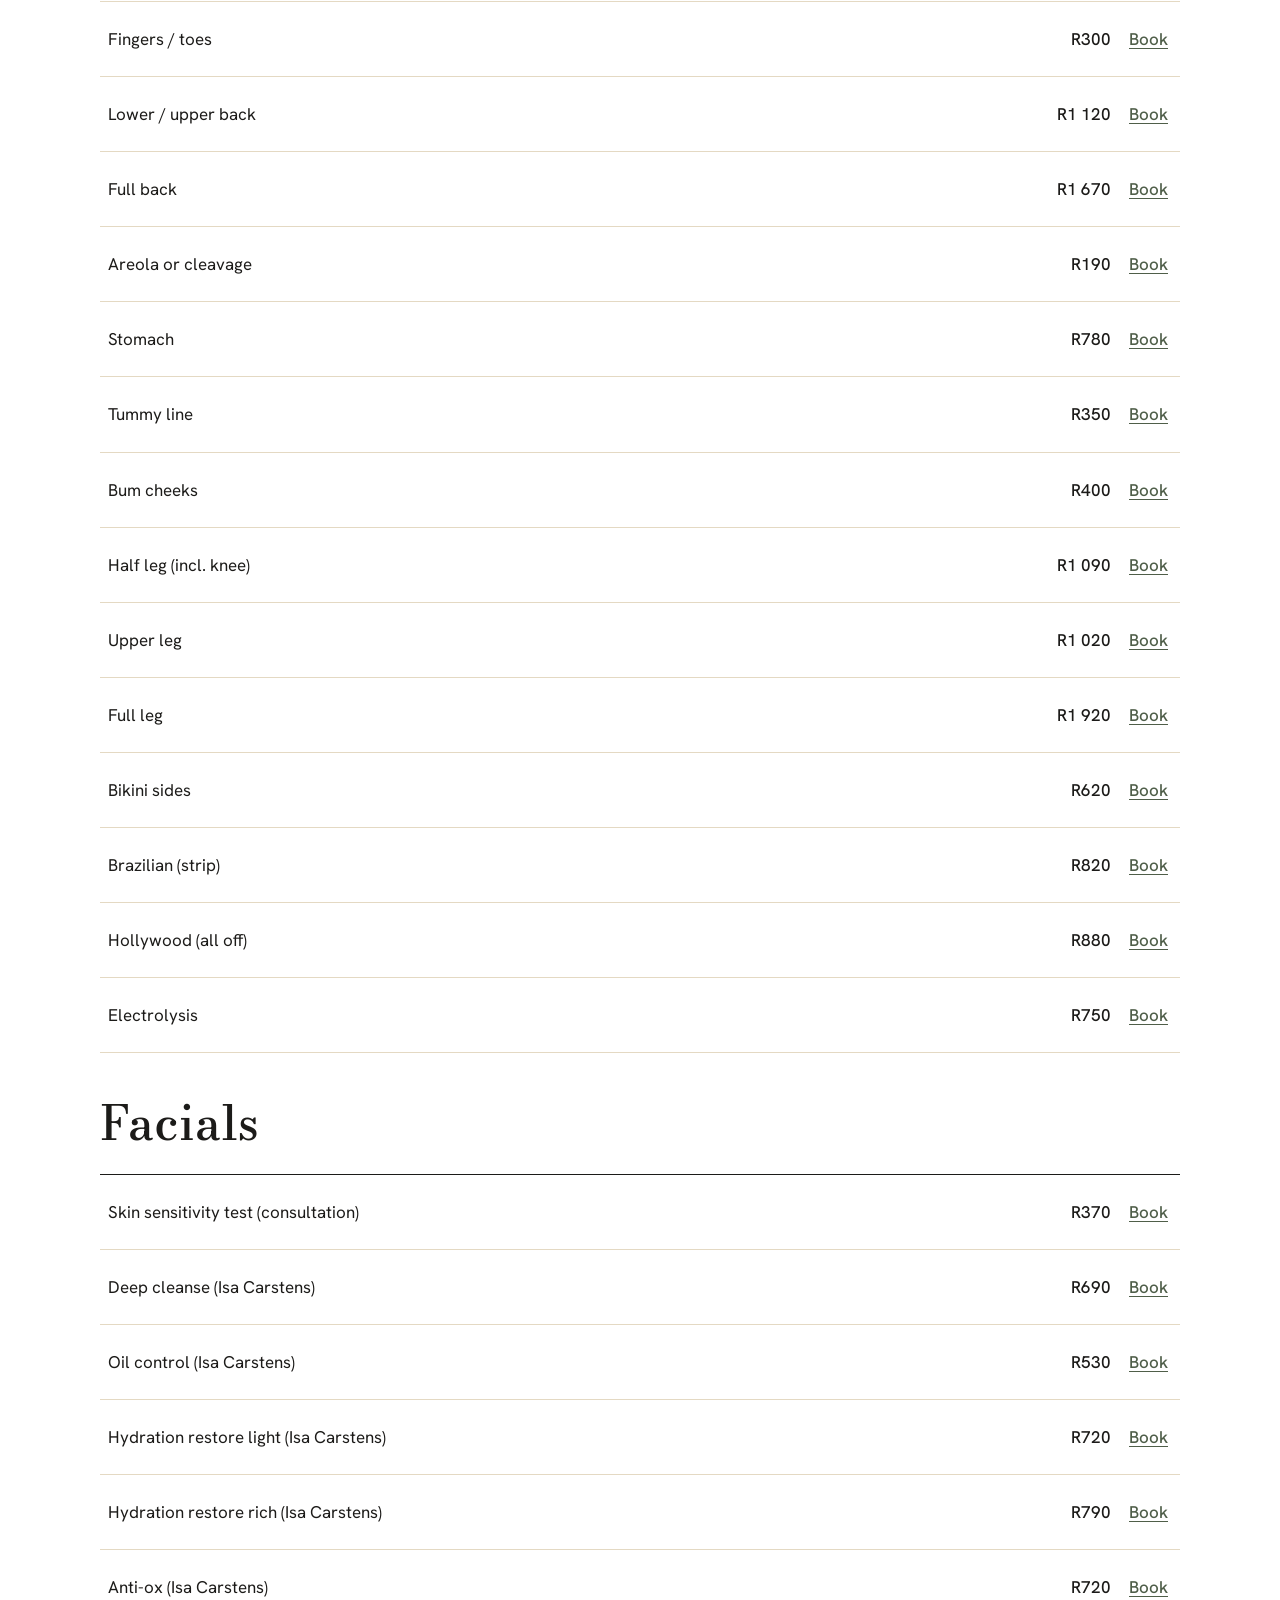
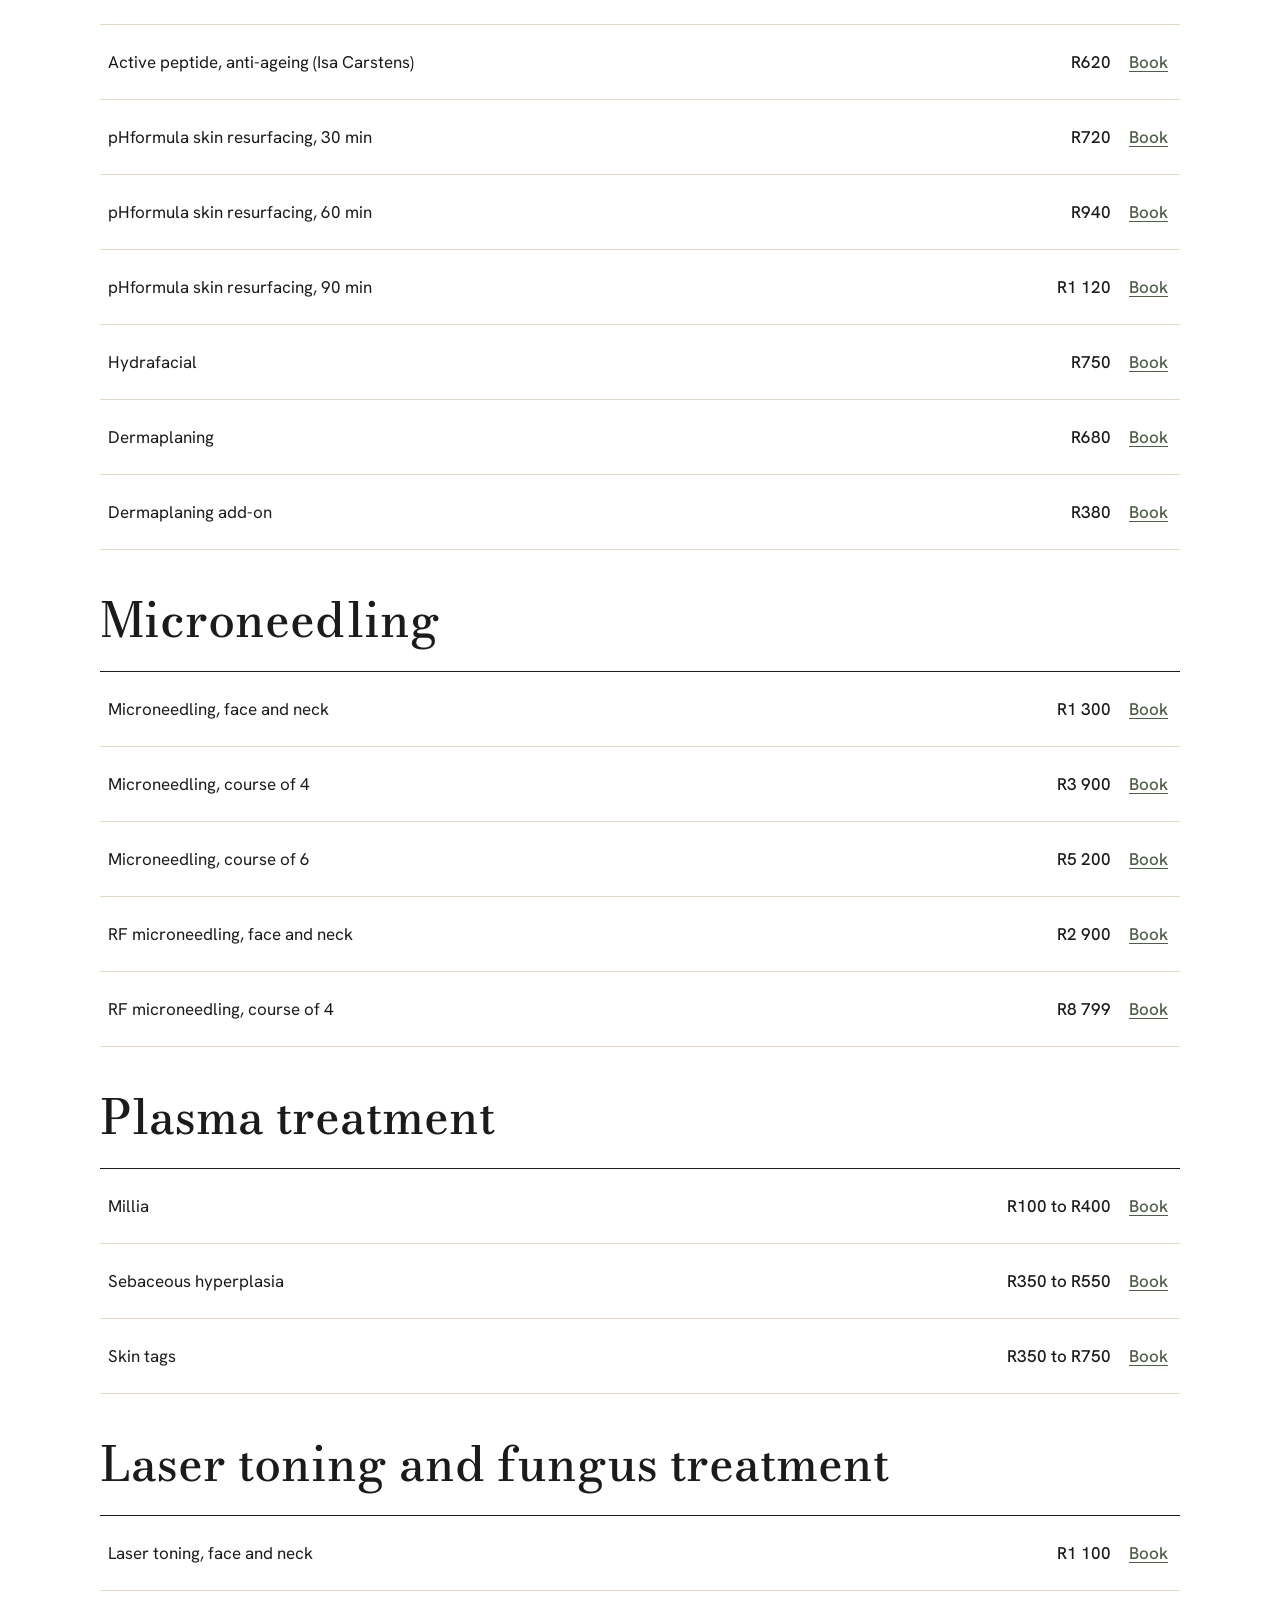
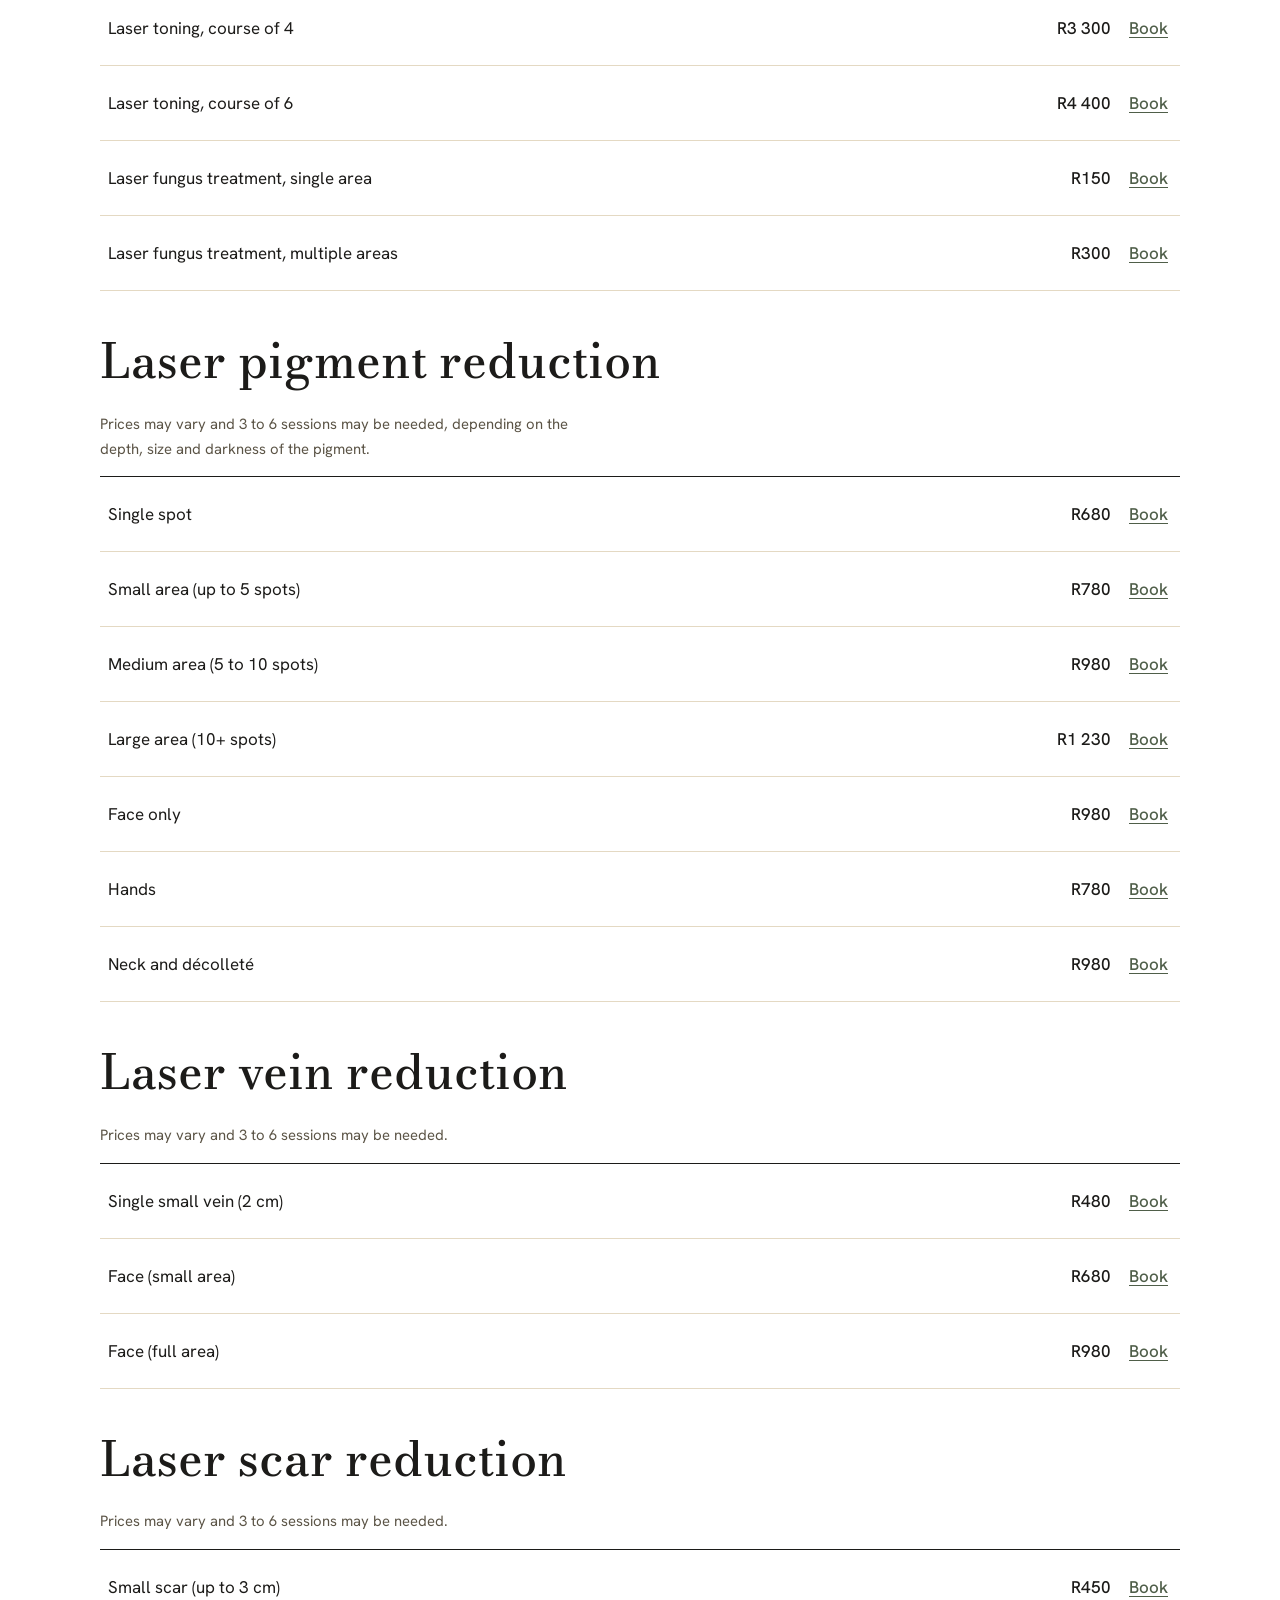
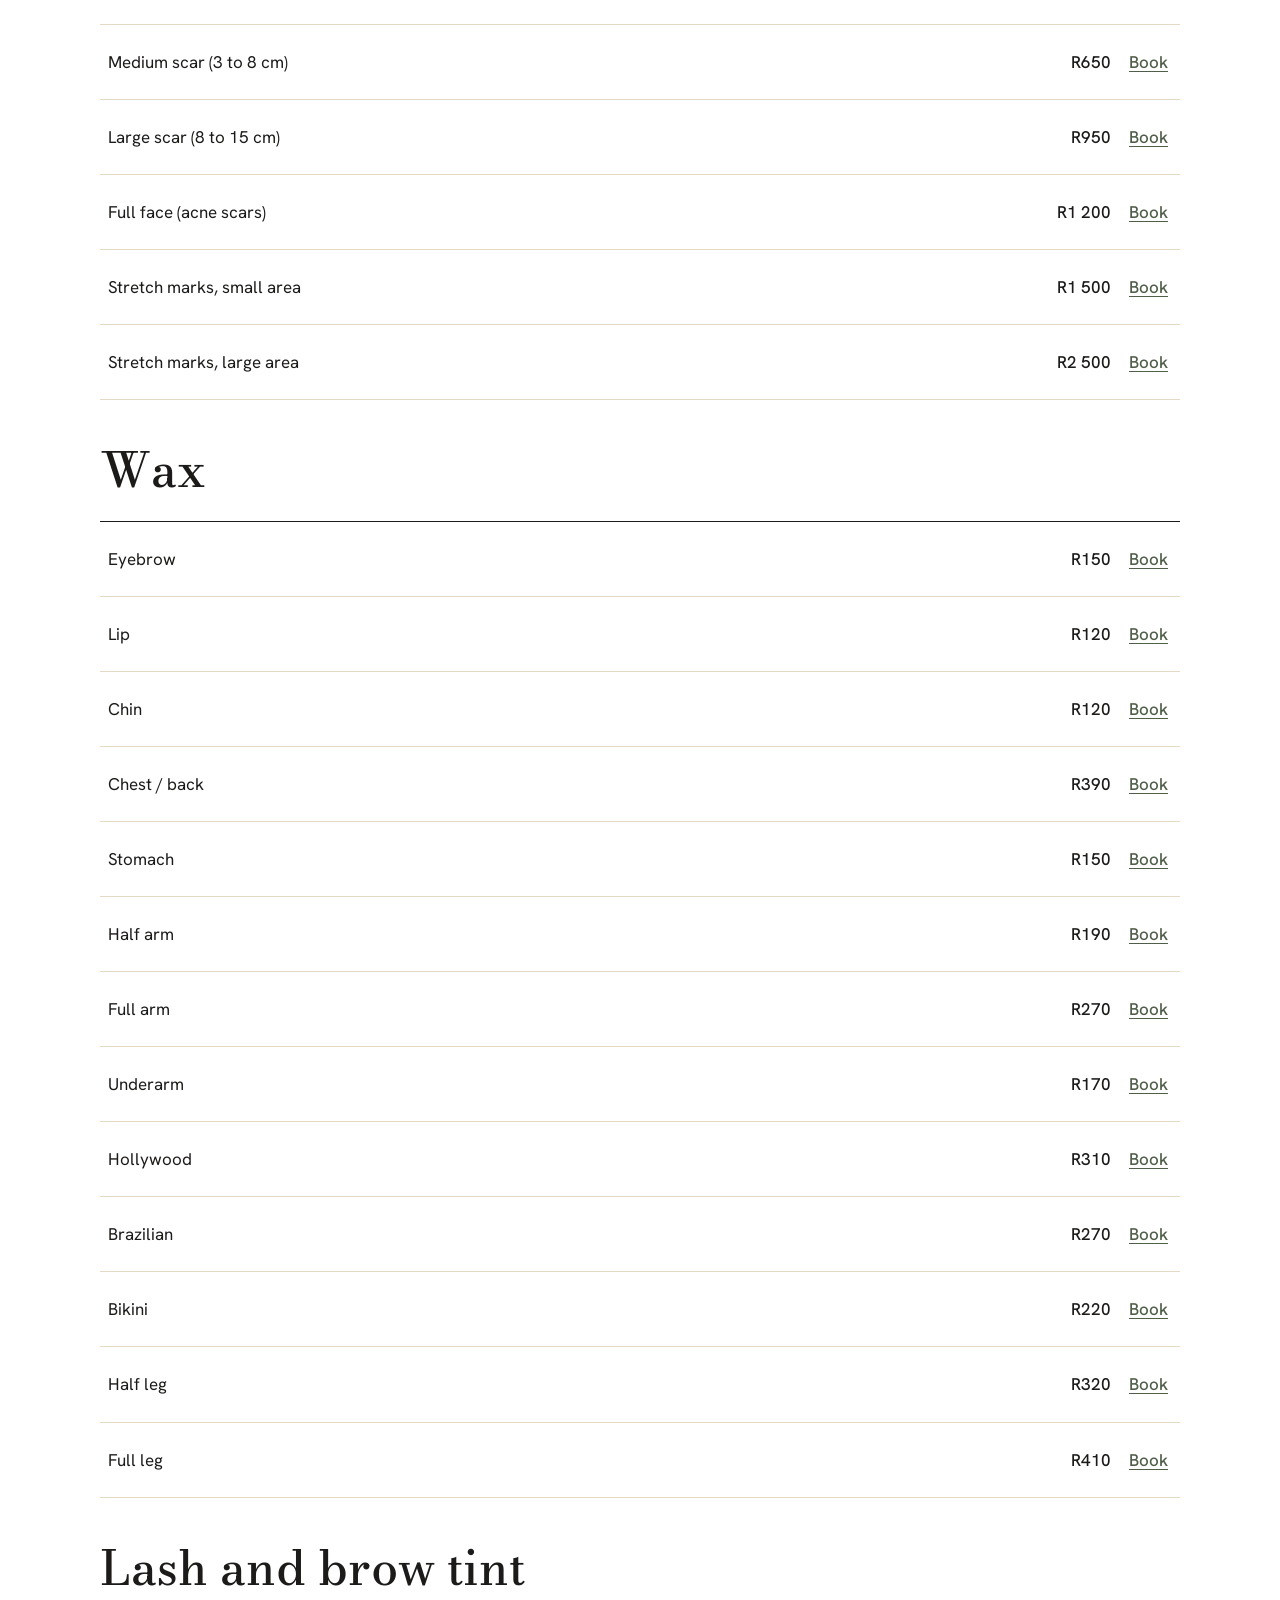
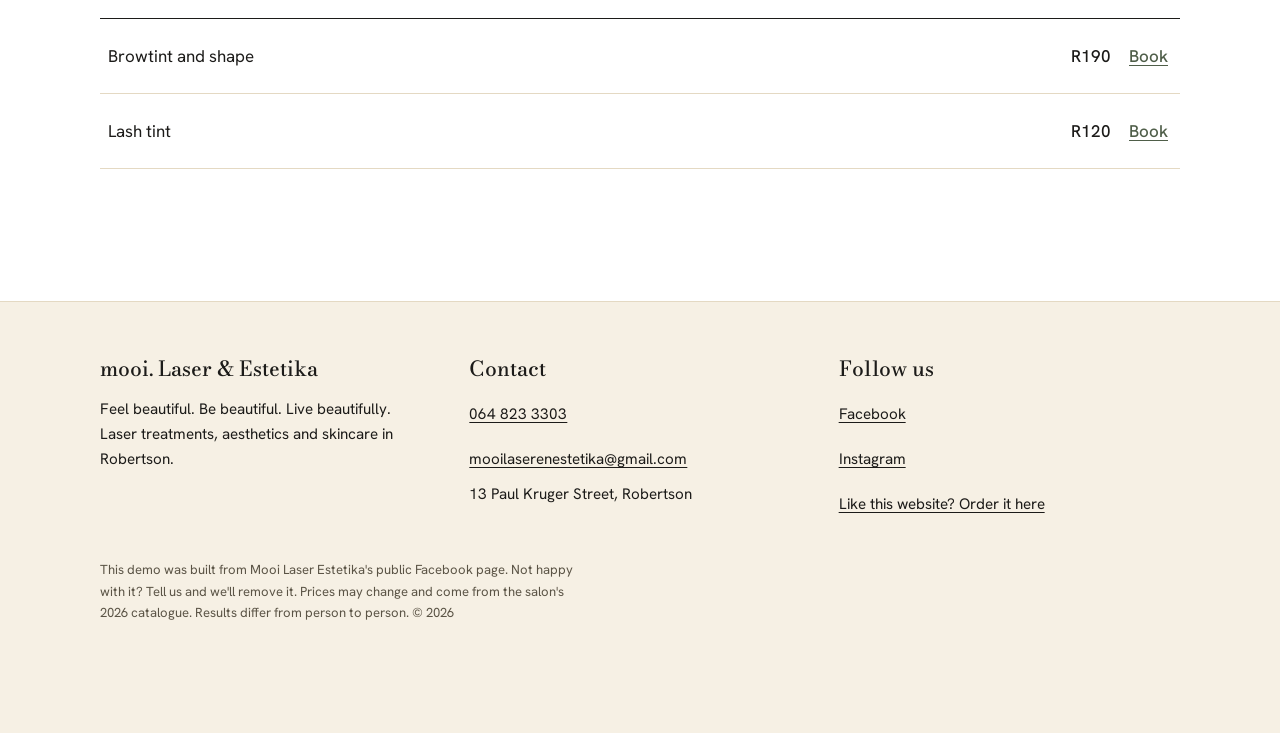
<file: demo/mooi-laser-estetika/en/pryse.html>
<!doctype html>
<html lang="en">
<head>
<meta charset="utf-8">
<meta name="viewport" content="width=device-width,initial-scale=1">
<title>Treatments and prices | Mooi Laser Estetika Robertson</title>
<meta name="description" content="Full price list for laser hair removal, facials, microneedling, waxing and brow work at Mooi Laser Estetika in Robertson. Book your spot online.">
<meta name="robots" content="noindex, nofollow">
<link rel="canonical" href="https://getonlinesa.co.za/demo/mooi-laser-estetika/en/pryse.html">
<link rel="alternate" hreflang="af" href="https://getonlinesa.co.za/demo/mooi-laser-estetika/pryse.html">
<link rel="alternate" hreflang="en" href="https://getonlinesa.co.za/demo/mooi-laser-estetika/en/pryse.html">
<meta property="og:title" content="Treatments and prices | Mooi Laser Estetika Robertson">
<meta property="og:description" content="Full price list for laser hair removal, facials, microneedling, waxing and brow work at Mooi Laser Estetika in Robertson. Book your spot online.">
<meta property="og:locale" content="en_ZA">
<meta property="og:type" content="website">
<meta property="og:url" content="https://getonlinesa.co.za/demo/mooi-laser-estetika/pryse.html">
<meta name="twitter:card" content="summary">
<meta name="twitter:title" content="Treatments and prices | Mooi Laser Estetika Robertson">
<meta name="twitter:description" content="Full price list for laser hair removal, facials, microneedling, waxing and brow work at Mooi Laser Estetika in Robertson. Book your spot online.">
<meta property="og:image" content="https://getonlinesa.co.za/demo/mooi-laser-estetika/assets/img/logo-square.jpg">
<meta name="twitter:image" content="https://getonlinesa.co.za/demo/mooi-laser-estetika/assets/img/logo-square.jpg">
<link rel="icon" type="image/png" href="../assets/img/favicon.png">
<link rel="apple-touch-icon" href="../assets/img/apple-touch-icon.png">
<link rel="preconnect" href="https://fonts.googleapis.com"><link rel="preconnect" href="https://fonts.gstatic.com" crossorigin>
<link href="https://fonts.googleapis.com/css2?family=Bodoni+Moda:opsz,wght@6..96,400..600&family=Hanken+Grotesk:wght@400;500;600&display=swap" rel="stylesheet">
<link rel="stylesheet" href="../css/styles.css">
</head>
<body>
<a class="skip" href="#main">Skip to content</a>
<div class="demo-bar">Demo: made for Mooi Laser Estetika by <a href="https://getonlinesa.co.za">Get Online SA</a>. Not the final website.</div>
<header class="site"><div class="wrap bar">
<a class="logo" href="index.html" aria-label="Mooi Laser Estetika, home"><img src="../assets/img/logo.png" width="104" height="46" alt="mooi. Laser &amp; Estetika"></a>
<nav aria-label="Main menu"><ul>
<li><a href="index.html">Home</a></li><li><a href="pryse.html">Treatments and prices</a></li><li><a href="bespreek.html">Book</a></li><li><a href="index.html#kontak">Contact</a></li><li><a class="lang" href="../pryse.html" hreflang="af" lang="af">Afrikaans</a></li>
</ul></nav></div></header>
<div class="bar-status"><div class="wrap"><div class="status" data-live-status role="status" aria-live="polite"></div></div></div>
<main id="main">

<section class="block"><div class="wrap">
<h1 style="font-size:clamp(2.2rem,7vw,3.6rem)">Treatments and prices</h1>
<p class="note">Prices are as in the salon's 2026 catalogue and may change. <span class="todo">TODO</span> The salon must confirm every price before the website goes live.</p>
<ul class="price-nav" id="priceNav" aria-label="Jump to a group"></ul>
<div id="priceRoot"></div>
</div></section>
</main>
<footer class="site"><div class="wrap">
<div class="cols">
<div><h2>mooi. Laser &amp; Estetika</h2><p>Feel beautiful. Be beautiful. Live beautifully.<br>Laser treatments, aesthetics and skincare in Robertson.</p></div>
<div><h2>Contact</h2><a href="tel:+27648233303">064 823 3303</a><br><a href="mailto:mooilaserenestetika@gmail.com">mooilaserenestetika@gmail.com</a><br>13 Paul Kruger Street, Robertson</div>
<div><h2>Follow us</h2><a href="https://www.facebook.com/profile.php?id=61575269173028" rel="noopener">Facebook</a><br><a href="https://www.instagram.com/mooi_laser_en_estetika" rel="noopener">Instagram</a><br><a href="https://getonlinesa.co.za/?ref=mooi-laser-estetika&amp;pakket=plus#order">Like this website? Order it here</a></div>
</div>
<p class="fine">This demo was built from Mooi Laser Estetika's public Facebook page. Not happy with it? Tell us and we'll remove it. Prices may change and come from the salon's 2026 catalogue. Results differ from person to person. &copy; <span id="yr">2026</span></p>
</div></footer>
<a class="float-wa" href="https://wa.me/27648233303?text=Hello%2C%20I%20would%20like%20to%20know%20more%20about%20your%20treatments." target="_blank" rel="noopener" aria-label="Chat with us on WhatsApp"><svg viewBox="0 0 32 32" aria-hidden="true"><path d="M16.04 3C9.4 3 4 8.4 4 15.04c0 2.12.56 4.19 1.6 6L4 29l8.17-1.57a12 12 0 0 0 3.87.64C22.68 28.07 28 22.68 28 16.04 28 9.4 22.68 3 16.04 3zm0 22.1c-1.2 0-2.37-.3-3.4-.9l-.5-.3-4.85.93.95-4.72-.32-.5a10 10 0 0 1-1.54-5.4c0-5.54 4.5-10.04 10.07-10.04 5.52 0 10.02 4.5 10.02 10.04S21.56 25.1 16.04 25.1zm5.5-7.5c-.3-.15-1.78-.88-2.05-.98-.28-.1-.48-.15-.68.15-.2.3-.78.98-.96 1.18-.17.2-.35.23-.65.08-.3-.15-1.27-.47-2.42-1.5-.9-.8-1.5-1.78-1.67-2.08-.17-.3-.02-.46.13-.6.14-.13.3-.35.45-.52.15-.18.2-.3.3-.5.1-.2.05-.38-.02-.53-.08-.15-.68-1.64-.93-2.25-.25-.58-.5-.5-.68-.5h-.58c-.2 0-.53.08-.8.38-.28.3-1.05 1.03-1.05 2.5s1.07 2.9 1.22 3.1c.15.2 2.1 3.2 5.08 4.48.7.3 1.26.5 1.7.62.72.23 1.37.2 1.88.12.57-.08 1.78-.73 2.03-1.43.25-.7.25-1.3.18-1.43-.08-.13-.28-.2-.58-.35z"/></svg></a>
<script src="../data.js"></script>
<script src="../js/main.js"></script>
<script src="../js/prices.js"></script>
</body></html>
</file>
<file: demo/mooi-laser-estetika/css/styles.css>
:root{
  --white:#fff;        /* page, like their Facebook page */
  --linen:#f6f0e4;     /* light tint of the logo beige */
  --beige:#e4d9c3;     /* logo circle: rules, arches */
  --ink:#1c1b19;
  --soft:#5b5446;      /* secondary text, 7:1 on white */
  --sage:#4f5e49;      /* accent: links, selected states (6.5:1 on white) */
  --ok:#2f6b4a; --busy:#8a5200; --full:#a1332a;
  --display:"Bodoni Moda","Didot","Bodoni 72",Georgia,serif;
  --body:"Hanken Grotesk",system-ui,-apple-system,"Segoe UI",Roboto,sans-serif;
  --ease:cubic-bezier(.2,.7,.15,1);
}
*{box-sizing:border-box}
html{scroll-behavior:smooth;scroll-padding-top:96px}
body{margin:0;background:var(--white);color:var(--ink);font:17px/1.65 var(--body);overflow-x:hidden}
img,svg{max-width:100%;height:auto}
a{color:var(--sage);text-underline-offset:3px}
:focus-visible{outline:3px solid var(--ink);outline-offset:3px;border-radius:4px}
.wrap{width:min(1080px,100% - 32px);margin-inline:auto}
h1,h2,h3,.logo,.svc .n{font-family:var(--display);font-weight:500;font-optical-sizing:none;font-variation-settings:"opsz" 6;line-height:1.1;letter-spacing:0;margin:0 0 .5em}
h1{font-size:clamp(3rem,11vw,6rem);line-height:1}
h2{font-size:clamp(2rem,6vw,3rem)} h3{font-size:1.4rem}
.skip{position:absolute;left:-999px}.skip:focus{left:8px;top:8px;background:#fff;padding:8px;z-index:99}
.demo-bar{background:#e8eee4;color:var(--ink);font-size:.85rem;text-align:center;padding:8px 12px;border-bottom:1px solid #cfd9c9}
.demo-bar a{color:var(--ink)}
header.site{position:sticky;top:0;z-index:20;background:rgba(255,255,255,.95);backdrop-filter:blur(8px);border-bottom:1px solid var(--beige)}
.bar{display:flex;align-items:center;justify-content:space-between;gap:12px;min-height:68px}
.logo{font-size:2.1rem;margin:0;text-decoration:none;color:var(--ink);line-height:1}
.logo{display:inline-flex;align-items:center}.logo img{display:block;height:46px;width:auto}
@media(max-width:700px){.logo img{height:40px}}
nav ul{display:flex;gap:2px;list-style:none;margin:0;padding:0;flex-wrap:wrap}
nav a{display:inline-block;padding:12px 12px;min-height:44px;text-decoration:none;color:var(--ink);font-size:.97rem;background:linear-gradient(var(--sage),var(--sage)) 12px calc(100% - 9px)/0 2px no-repeat;transition:background-size .35s var(--ease)}
nav a.lang{border:1.5px solid var(--ink);border-radius:999px;padding:8px 16px;min-height:44px;margin-left:8px;background-image:none;font-weight:500}
nav a.lang:hover{background:var(--linen)}
nav a:hover,nav a[aria-current="page"]{background-size:calc(100% - 24px) 2px}
.btn{display:inline-flex;align-items:center;justify-content:center;min-height:48px;padding:12px 26px;border-radius:999px;border:1.5px solid var(--ink);background:var(--ink);color:#fff;text-decoration:none;font:500 1rem var(--body);cursor:pointer;transition:background .25s,color .25s,transform .15s}
.btn:hover{background:var(--sage);border-color:var(--sage)}
.btn:active{transform:scale(.97)}
.btn.ghost{background:transparent;color:var(--ink)} .btn.ghost:hover{background:var(--linen);border-color:var(--ink);color:var(--ink)}
.btn[disabled]{opacity:.55;cursor:not-allowed}

/* hero: the one orchestrated moment */
.hero{padding:clamp(40px,8vw,96px) 0 clamp(48px,9vw,110px)}
.hero-grid{display:grid;gap:40px;align-items:center}
@media(min-width:860px){.hero-grid{grid-template-columns:1.1fr .9fr}}
.hero h1 span{display:block;animation:line 1s var(--ease) both}
.hero h1 span:nth-child(1){animation-delay:.15s}.hero h1 span:nth-child(2){animation-delay:.4s}.hero h1 span:nth-child(3){animation-delay:.65s}
.hero .lead,.hero .actions{animation:line 1s var(--ease) 1s both}
.hero .actions{animation-delay:1.15s}
.hero .lead{font-size:1.2rem;max-width:34ch;color:var(--soft);margin:1.2em 0 0}
.hero .actions{display:flex;gap:12px;flex-wrap:wrap;margin-top:28px}
@keyframes line{from{opacity:0;transform:translateY(14px)}to{opacity:1;transform:none}}
.hero-photo{margin:0;max-width:380px;margin-inline:auto;animation:photo 1.6s var(--ease) .1s both}
.hero-photo img{display:block;width:100%;height:auto;border-radius:999px 999px 6px 6px;background:var(--linen)}
@keyframes photo{from{opacity:0;clip-path:inset(100% 0 0 0)}to{opacity:1;clip-path:inset(0)}}
.gallery{display:grid;gap:12px;grid-template-columns:1fr 1fr;grid-auto-rows:150px;margin-top:24px}
.gallery figure{margin:0;overflow:hidden;border-radius:6px;background:var(--linen)}
.gallery img{display:block;width:100%;height:100%;object-fit:cover;transition:transform .8s var(--ease)}
.gallery figure:hover img{transform:scale(1.04)}
.g1{grid-row:span 2}
@media(min-width:860px){.gallery{grid-template-columns:repeat(4,1fr);grid-auto-rows:210px}.g1{grid-column:1;grid-row:span 2}.g2{grid-column:2/4}.g3{grid-column:4}.g4{grid-column:2/3}.g5{grid-column:3/5;grid-row:auto}}
.hero-art svg{display:block;width:100%;max-width:400px;margin-inline:auto}
.arch{transform-box:fill-box;transform-origin:50% 100%;animation:rise 1.4s var(--ease) both}
.a2{animation-delay:.1s}.a1{animation-delay:.35s}.a3{animation-delay:.6s}
@keyframes rise{from{transform:scaleY(.0001)}to{transform:none}}
.sprig{transform-box:fill-box;transform-origin:50% 100%;animation:fade 1.2s ease 1.3s both,sway 2.5s ease-in-out 2.4s 2 alternate both}
.s2{animation-delay:1.5s,3s}
@keyframes fade{from{opacity:0}to{opacity:1}}
@keyframes sway{from{transform:rotate(-1.6deg)}to{transform:rotate(1.6deg)}}

#kontak{scroll-margin-top:90px}
section.block{padding:clamp(48px,9vw,88px) 0}
.sand{background:var(--linen)}
.note{color:var(--soft);font-size:.93rem;max-width:62ch}

/* treatments: a ruled list, each row a link */
.svc{list-style:none;margin:28px 0 0;padding:0;border-top:1px solid var(--beige)}
.svc a{display:grid;grid-template-columns:1fr auto;gap:2px 20px;align-items:baseline;padding:20px 8px;border-bottom:1px solid var(--beige);text-decoration:none;color:var(--ink);transition:background .3s,padding .3s var(--ease)}
.svc a:hover{background:var(--linen);padding-left:20px}
.svc .n{font-size:clamp(1.4rem,3.6vw,1.9rem);line-height:1.15;margin:0}
.svc .p{font-weight:500;color:var(--sage);white-space:nowrap}
.svc .d{grid-column:1/-1;color:var(--soft);font-size:.95rem}
@media(min-width:700px){.svc a{grid-template-columns:minmax(0,1.1fr) minmax(0,1.4fr) auto}.svc .d{grid-column:auto}}

.card{background:#fff;border:1px solid var(--beige);border-radius:6px;padding:22px}
.card h3{margin-bottom:.3em}
.cols3{display:grid;gap:28px;grid-template-columns:repeat(auto-fit,minmax(230px,1fr));margin-top:20px}
.cols3>div{border-top:1px solid var(--ink);padding-top:14px}
.cols3 h3{font-size:1.25rem}
.cols3 a{display:inline-block;padding:8px 0;min-height:44px}

/* live status */
.bar-status{background:var(--white);border-bottom:1px solid var(--beige);padding:8px 0}
.status{display:flex;align-items:center;gap:10px;flex-wrap:wrap;background:var(--linen);border:1px solid var(--beige);border-radius:999px;padding:8px 16px;font-size:.95rem;width:fit-content;max-width:100%}
.dot{width:12px;height:12px;border-radius:50%;background:var(--ok);flex:none}
.status[data-level="busy"] .dot{background:var(--busy)} .status[data-level="full"] .dot{background:var(--full)} .status[data-level="closed"] .dot{background:#8a8272}
.status b{font-weight:600}
.status .pulse{animation:pulse 2.4s ease-in-out 2}
@keyframes pulse{50%{opacity:.3}}

/* statement band */
.band{font-weight:500;font-optical-sizing:none;font-variation-settings:"opsz" 6;background:var(--linen) url("data:image/svg+xml,%3Csvg xmlns='http://www.w3.org/2000/svg' width='120' height='90' viewBox='0 0 120 90'%3E%3Cpath d='M10 90V50a20 20 0 0 1 40 0v40zM70 90V40a20 20 0 0 1 40 0v50z' fill='none' stroke='%23e4d9c3' stroke-width='2'/%3E%3C/svg%3E");color:var(--ink);text-align:center;padding:clamp(48px,9vw,88px) 16px;font-family:var(--display);font-size:clamp(1.9rem,5.5vw,3.2rem);line-height:1.15}
.band span{display:inline-block}
.js .band span{clip-path:inset(0 100% 0 0);transition:clip-path 1.5s cubic-bezier(.6,0,.2,1)}
.js .band.in span{clip-path:inset(0)}

/* price list */
.price-nav{display:flex;gap:8px;flex-wrap:wrap;margin:0 0 28px;padding:0;list-style:none}
.price-nav a{display:inline-block;padding:10px 16px;min-height:44px;border:1px solid var(--beige);border-radius:999px;text-decoration:none;color:var(--ink);background:#fff;font-size:.92rem;transition:background .25s}
.price-nav a:hover{background:var(--linen)}
.pgroup{margin-bottom:44px;scroll-margin-top:90px}
.pgroup .en{color:var(--soft);font-size:.95rem;margin:-.2em 0 .8em}
table.prices{width:100%;border-collapse:collapse;border-top:1px solid var(--ink)}
.prices td{padding:13px 8px;border-bottom:1px solid var(--beige)}
.prices tr:hover td{background:var(--linen)}
.prices td.p{text-align:right;white-space:nowrap;font-weight:500}
.prices .book{display:inline-block;margin-left:10px;min-height:44px;padding:10px 4px}

/* booking */
.book-grid{display:grid;gap:36px;grid-template-columns:1fr}
@media(min-width:900px){.book-grid{grid-template-columns:1.2fr .8fr}}
fieldset{border:0;margin:0 0 24px;padding:0}
legend{font-weight:600;margin-bottom:8px}
label{display:block;font-weight:500;margin:0 0 4px}
input[type=text],input[type=tel],input[type=email],select,textarea{width:100%;font:inherit;padding:12px 14px;border:1.5px solid #857b62;border-radius:8px;background:#fff;color:var(--ink);min-height:48px;transition:border-color .2s}
input:focus,select:focus,textarea:focus{border-color:var(--sage)}
textarea{min-height:90px}
.field{margin-bottom:16px}
.err{color:var(--full);font-size:.9rem;margin-top:4px}
.chips{display:flex;gap:8px;flex-wrap:wrap}
.chip{min-height:48px;min-width:64px;padding:8px 14px;border:1.5px solid #857b62;border-radius:10px;background:#fff;font:inherit;cursor:pointer;line-height:1.25;text-align:center;color:var(--ink);transition:background .2s,color .2s,border-color .2s,transform .15s}
.chip:hover:not([disabled]){background:var(--linen);border-color:var(--ink)}
.chip:active:not([disabled]){transform:scale(.96)}
.chip[aria-pressed="true"]{background:var(--sage);color:#fff;border-color:var(--sage)}
.chip[disabled]{background:repeating-linear-gradient(45deg,#f4efe4,#f4efe4 6px,#ece5d5 6px,#ece5d5 12px);color:#6b6254;text-decoration:line-through;cursor:not-allowed;border-color:var(--beige)}
.chip small{display:block;font-size:.72rem;opacity:.85}
.chip .lvl{display:block;font-size:.7rem}
.hp{position:absolute;left:-9999px;height:0;overflow:hidden}
.consent{display:flex;gap:10px;align-items:flex-start;font-weight:400}
.consent input{width:24px;height:24px;margin-top:2px;flex:none;accent-color:var(--sage)}
.msg{padding:14px 16px;border-radius:8px;margin:16px 0;animation:pop .6s var(--ease) both}
@keyframes pop{from{opacity:0;transform:translateY(8px)}to{opacity:1;transform:none}}
.msg.ok{background:#e8f1ea;border:1px solid #a4cbb2} .msg.bad{background:#f8e4e1;border:1px solid #e0a9a3}
.aside-card{position:sticky;top:96px;background:var(--linen);border-color:var(--beige)}
.legend{display:flex;gap:14px;flex-wrap:wrap;font-size:.85rem;color:var(--soft);margin:10px 0}
.legend span::before{content:"";display:inline-block;width:10px;height:10px;border-radius:50%;margin-right:6px;background:var(--ok)}
.legend .b::before{background:var(--busy)} .legend .f::before{background:var(--full)}
.demo-note{background:#fff8e6;border:1px dashed #c9a24a;border-radius:8px;padding:12px 14px;font-size:.92rem;margin:0 0 20px}
.todo{background:#fff1b8;padding:0 4px;border-radius:3px}

footer.site{background:var(--linen);color:var(--ink);padding:56px 0 96px;font-size:.95rem;border-top:1px solid var(--beige)}
footer.site a{color:var(--ink);display:inline-block;padding:10px 0;min-height:44px}
footer.site .cols{display:grid;gap:28px;grid-template-columns:repeat(auto-fit,minmax(220px,1fr))}
footer.site h2{font-size:1.3rem}
.aside-card h2{font-size:1.5rem}
.fine{margin-top:32px;font-size:.82rem;color:var(--soft);max-width:70ch}
.float-wa{position:fixed;right:16px;bottom:calc(16px + env(safe-area-inset-bottom));width:56px;height:56px;border-radius:50%;background:#25d366;display:grid;place-items:center;z-index:50;box-shadow:0 4px 14px rgba(0,0,0,.2);transition:transform .2s}
.float-wa:hover{transform:scale(1.07)}
.float-wa svg{width:30px;height:30px;fill:#fff}
.hours-table td{padding:6px 14px 6px 0}
@media(max-width:700px){html{scroll-padding-top:12px}header.site{position:static}.bar{position:relative}nav a.lang{position:absolute;top:12px;right:0;margin:0;padding:8px 14px}nav a{padding:12px 8px;font-size:.9rem;background-position:8px calc(100% - 9px)}nav a:hover,nav a[aria-current="page"]{background-size:calc(100% - 16px) 2px}.bar{flex-wrap:wrap;padding:8px 0}.prices td{padding:12px 6px}.prices td.p{white-space:normal}.prices .book{display:block;margin-left:0;text-align:right}}
@media print{.float-wa,header.site,.demo-bar{display:none}}
@media (prefers-reduced-motion:reduce){
  html{scroll-behavior:auto}
  *,*::before,*::after{animation:none!important;transition:none!important}
  .js .band span{clip-path:none}
}
</file>
